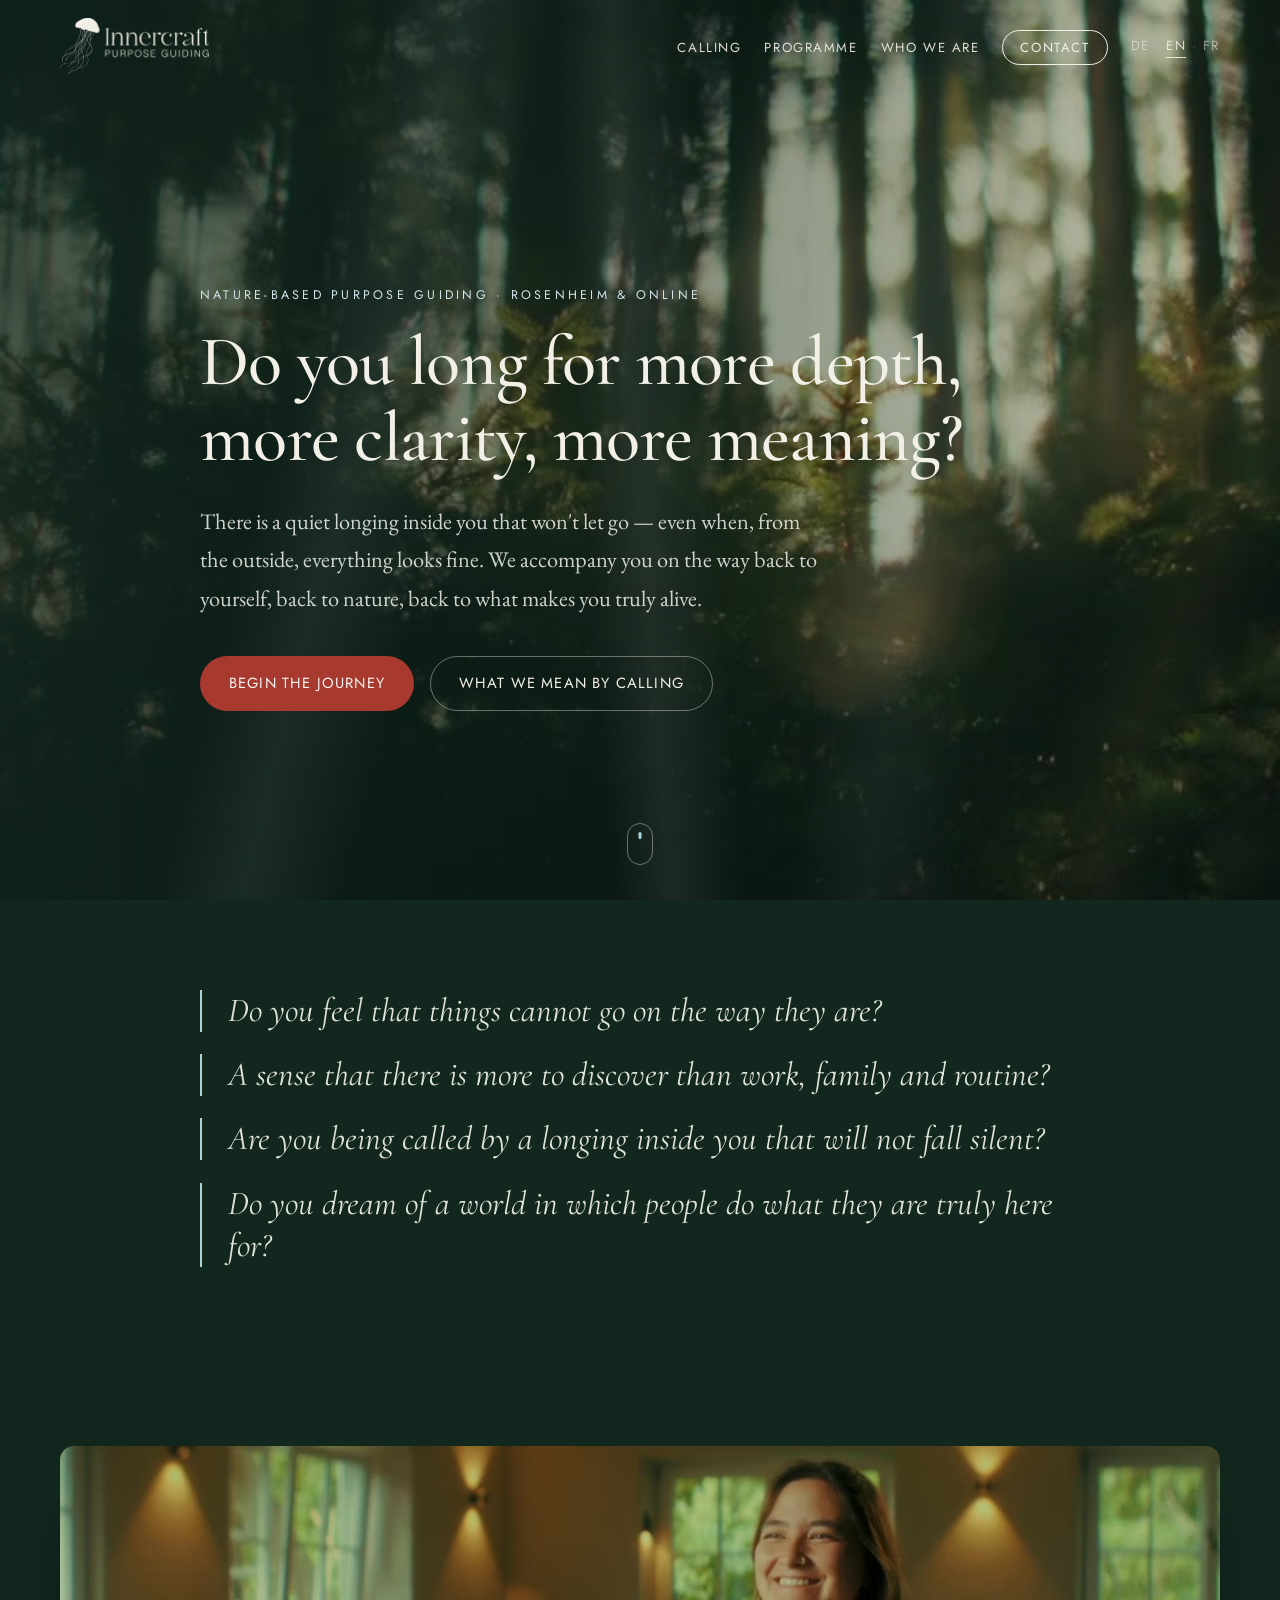
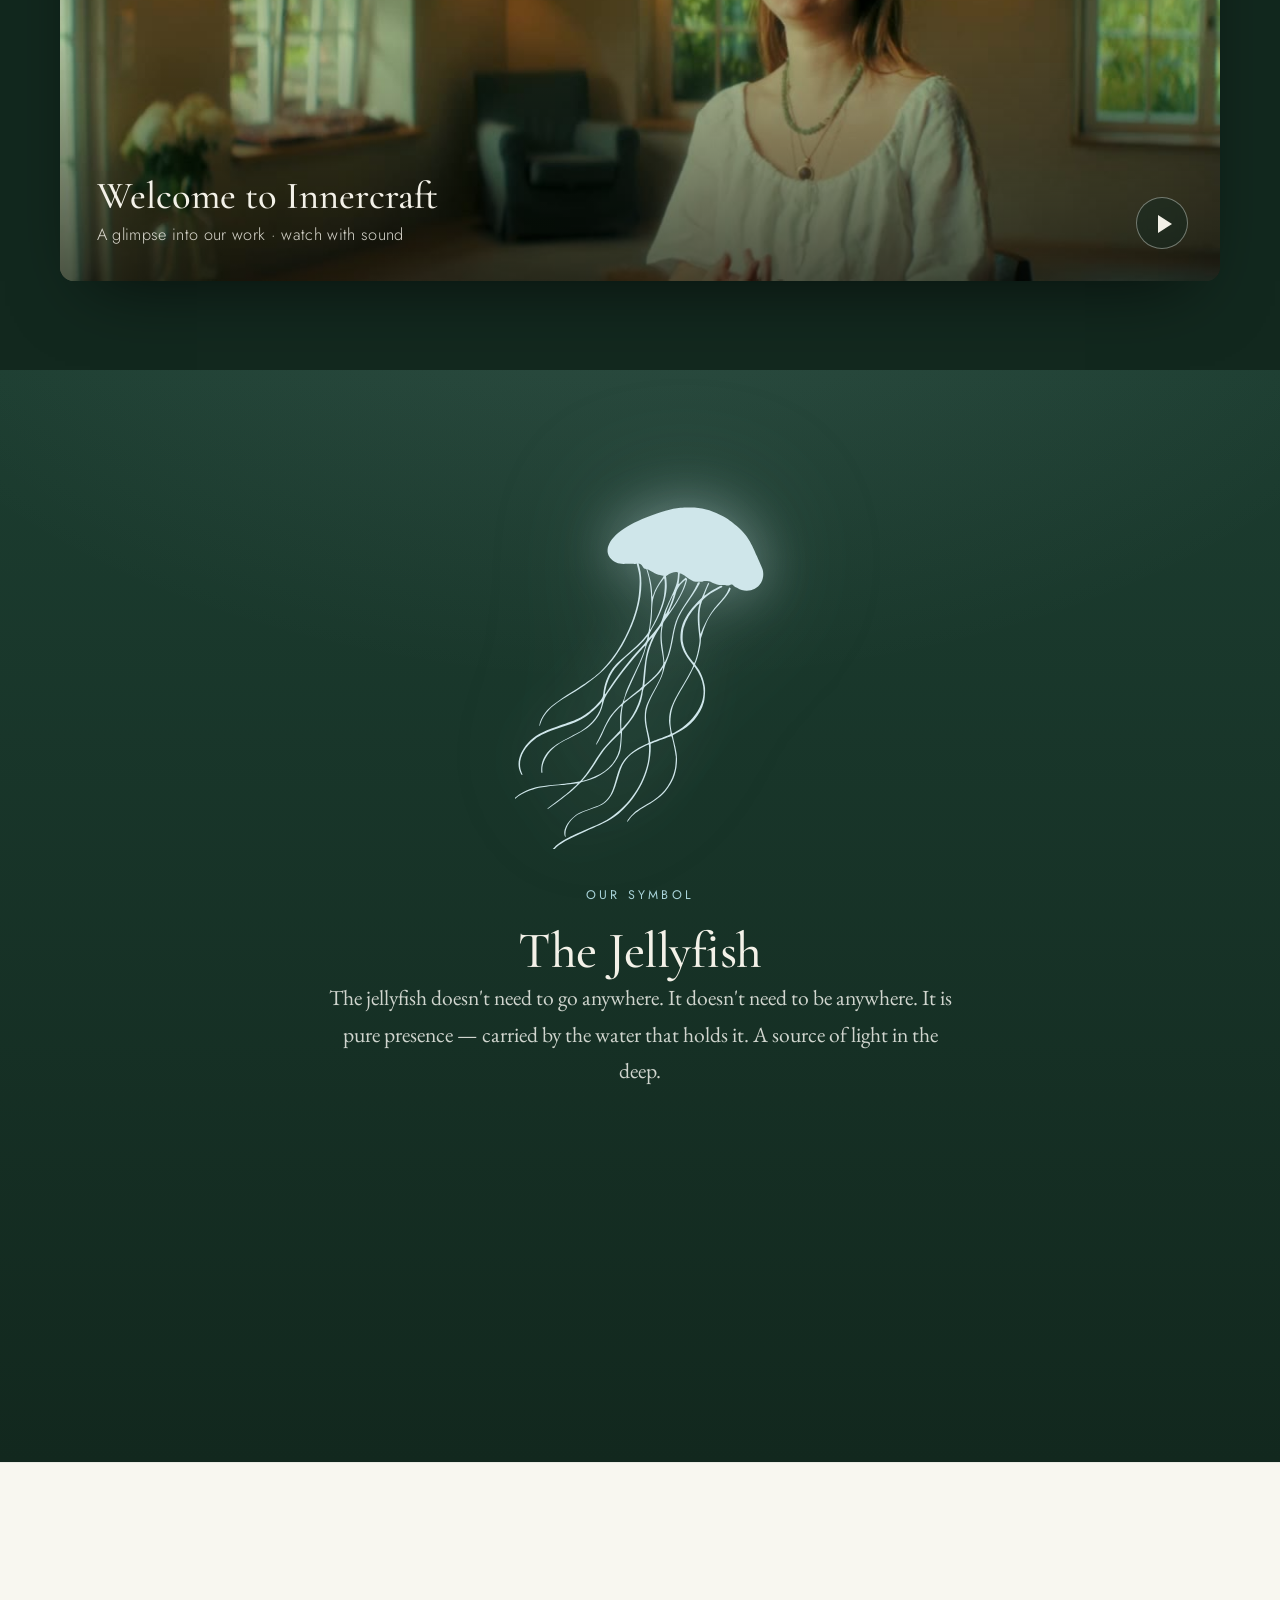
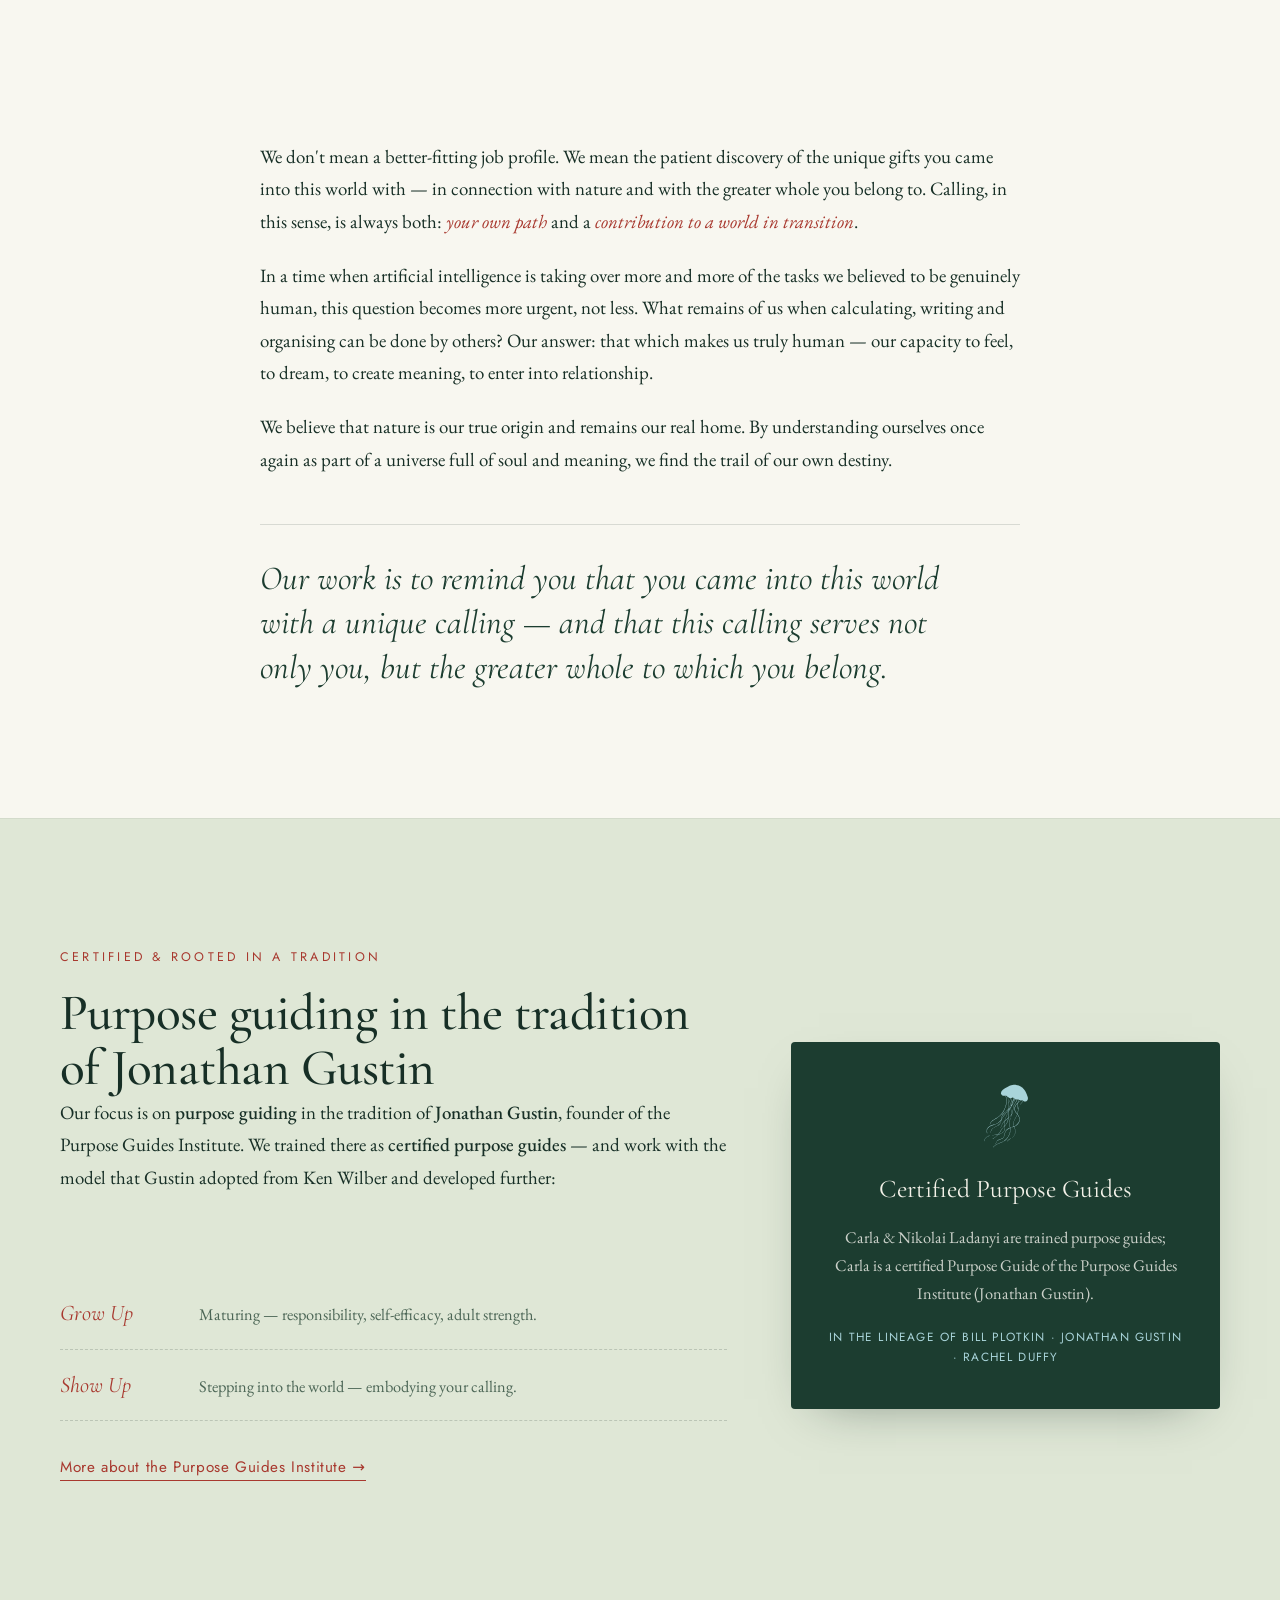
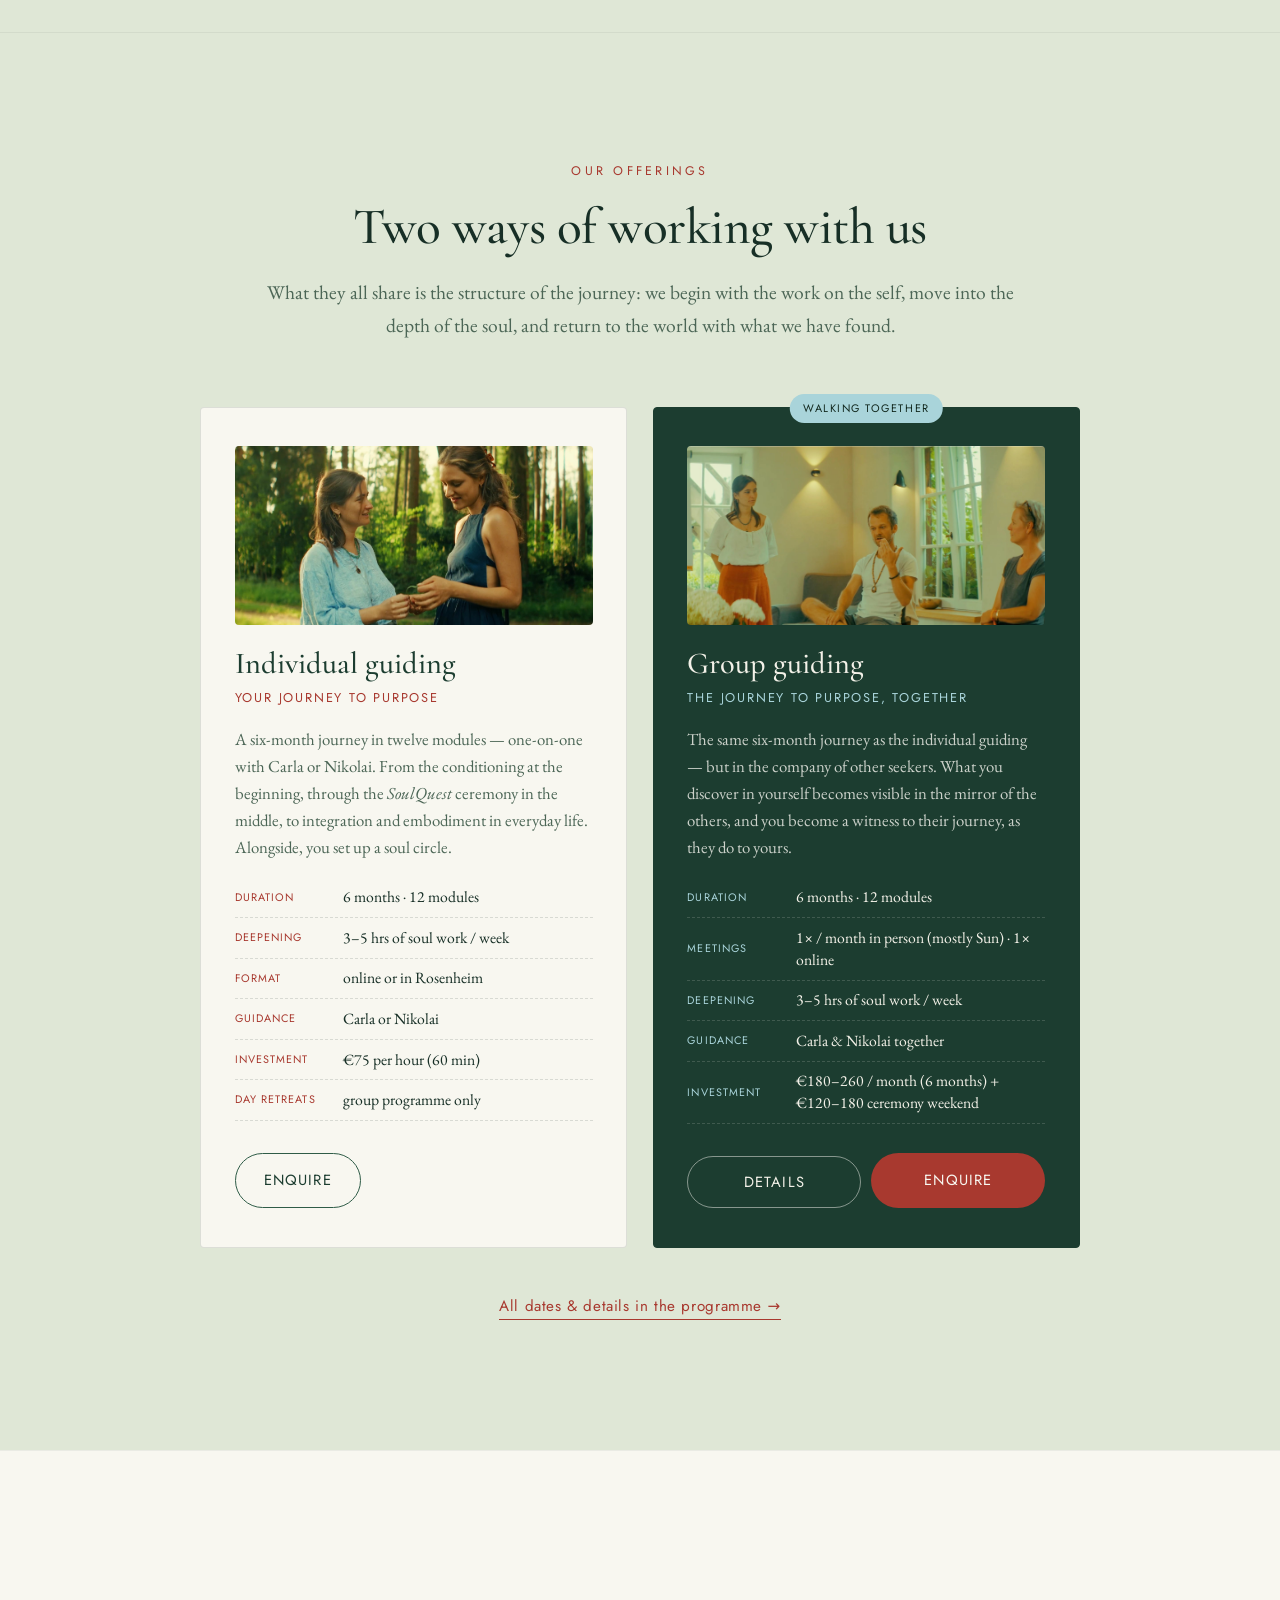
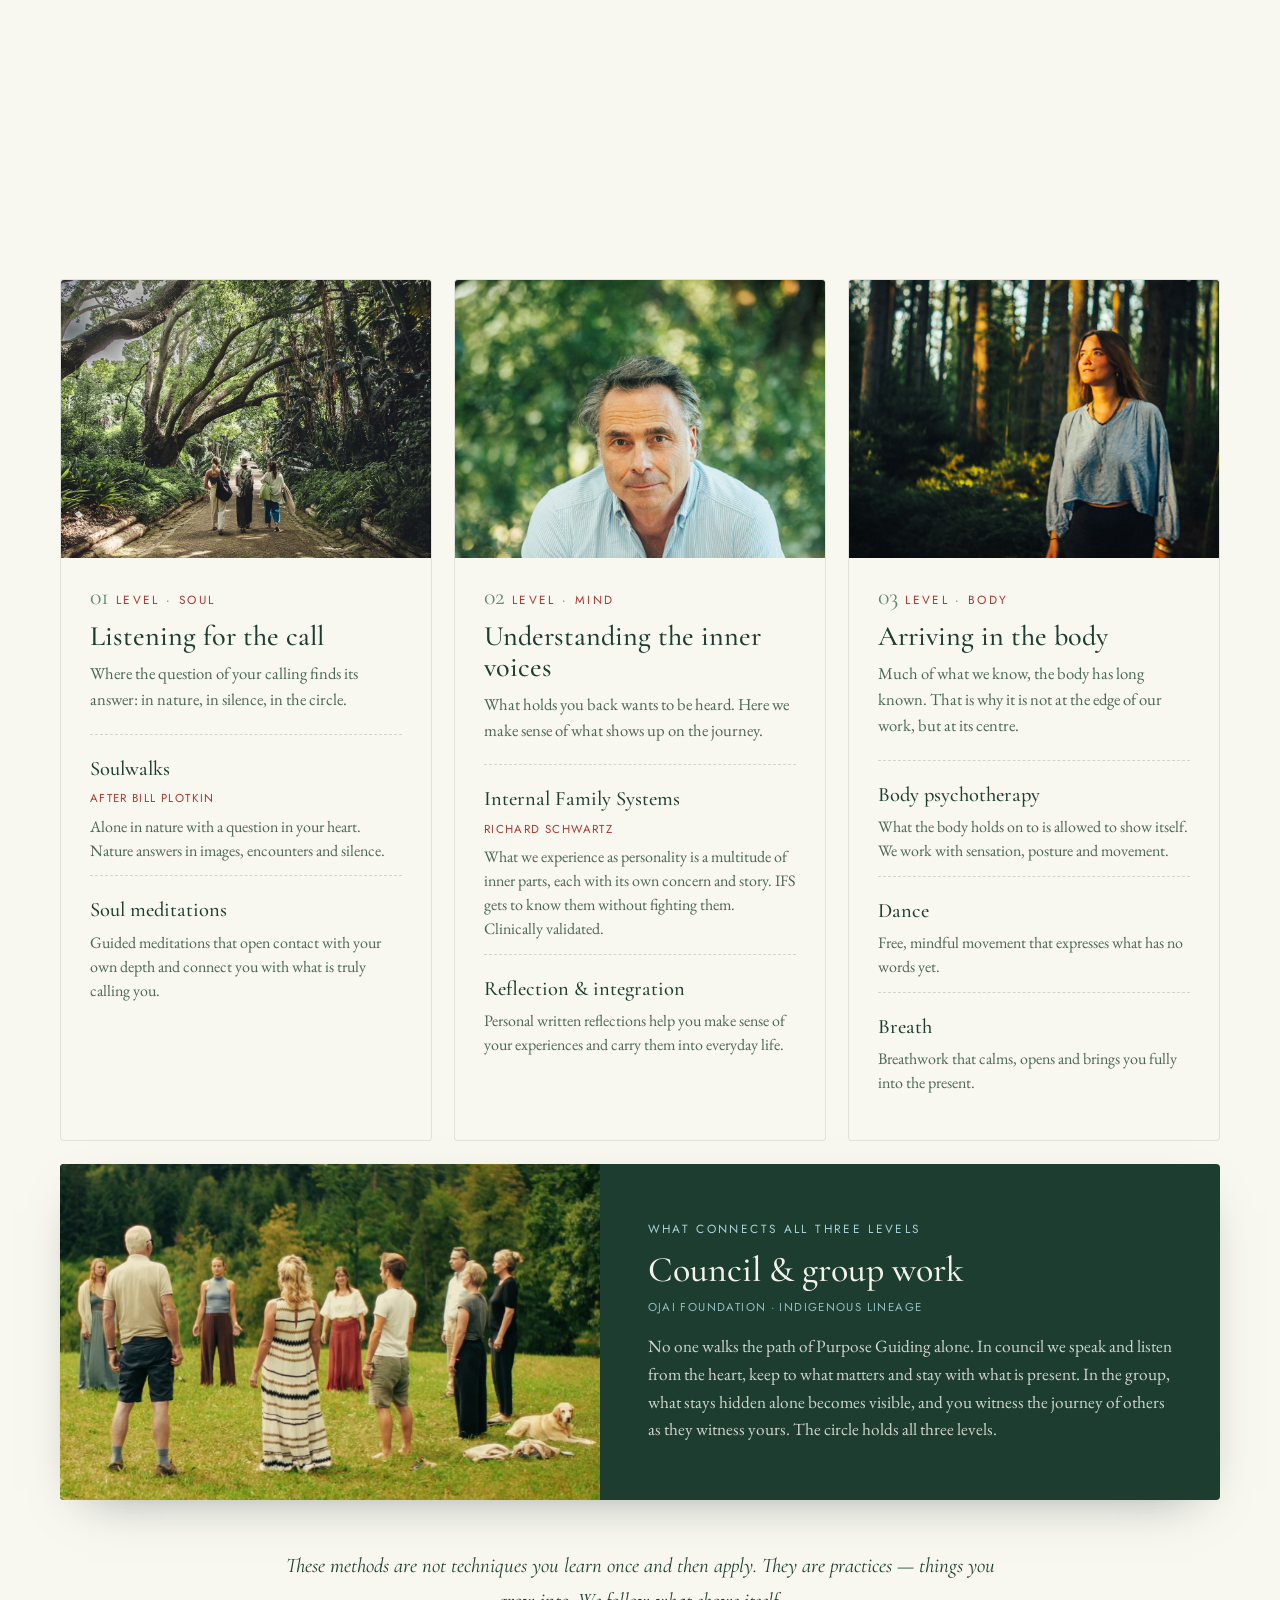
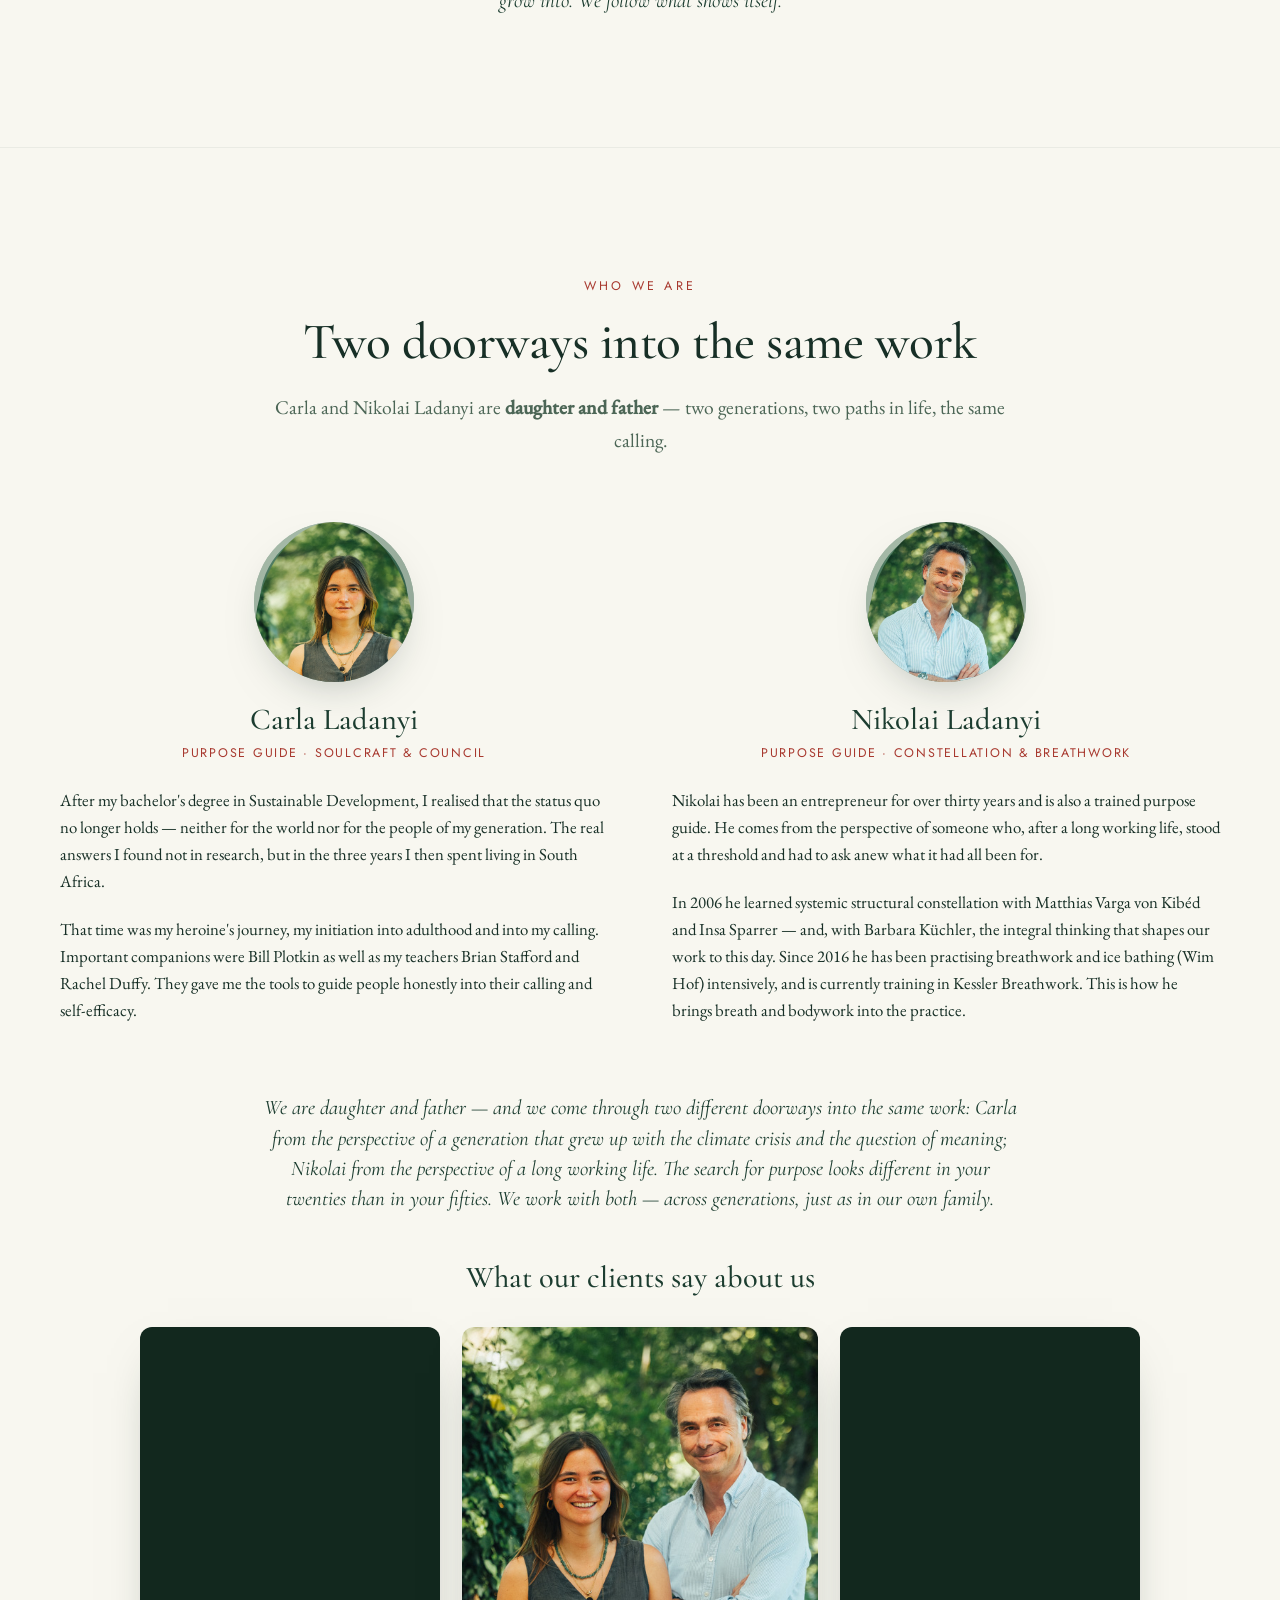
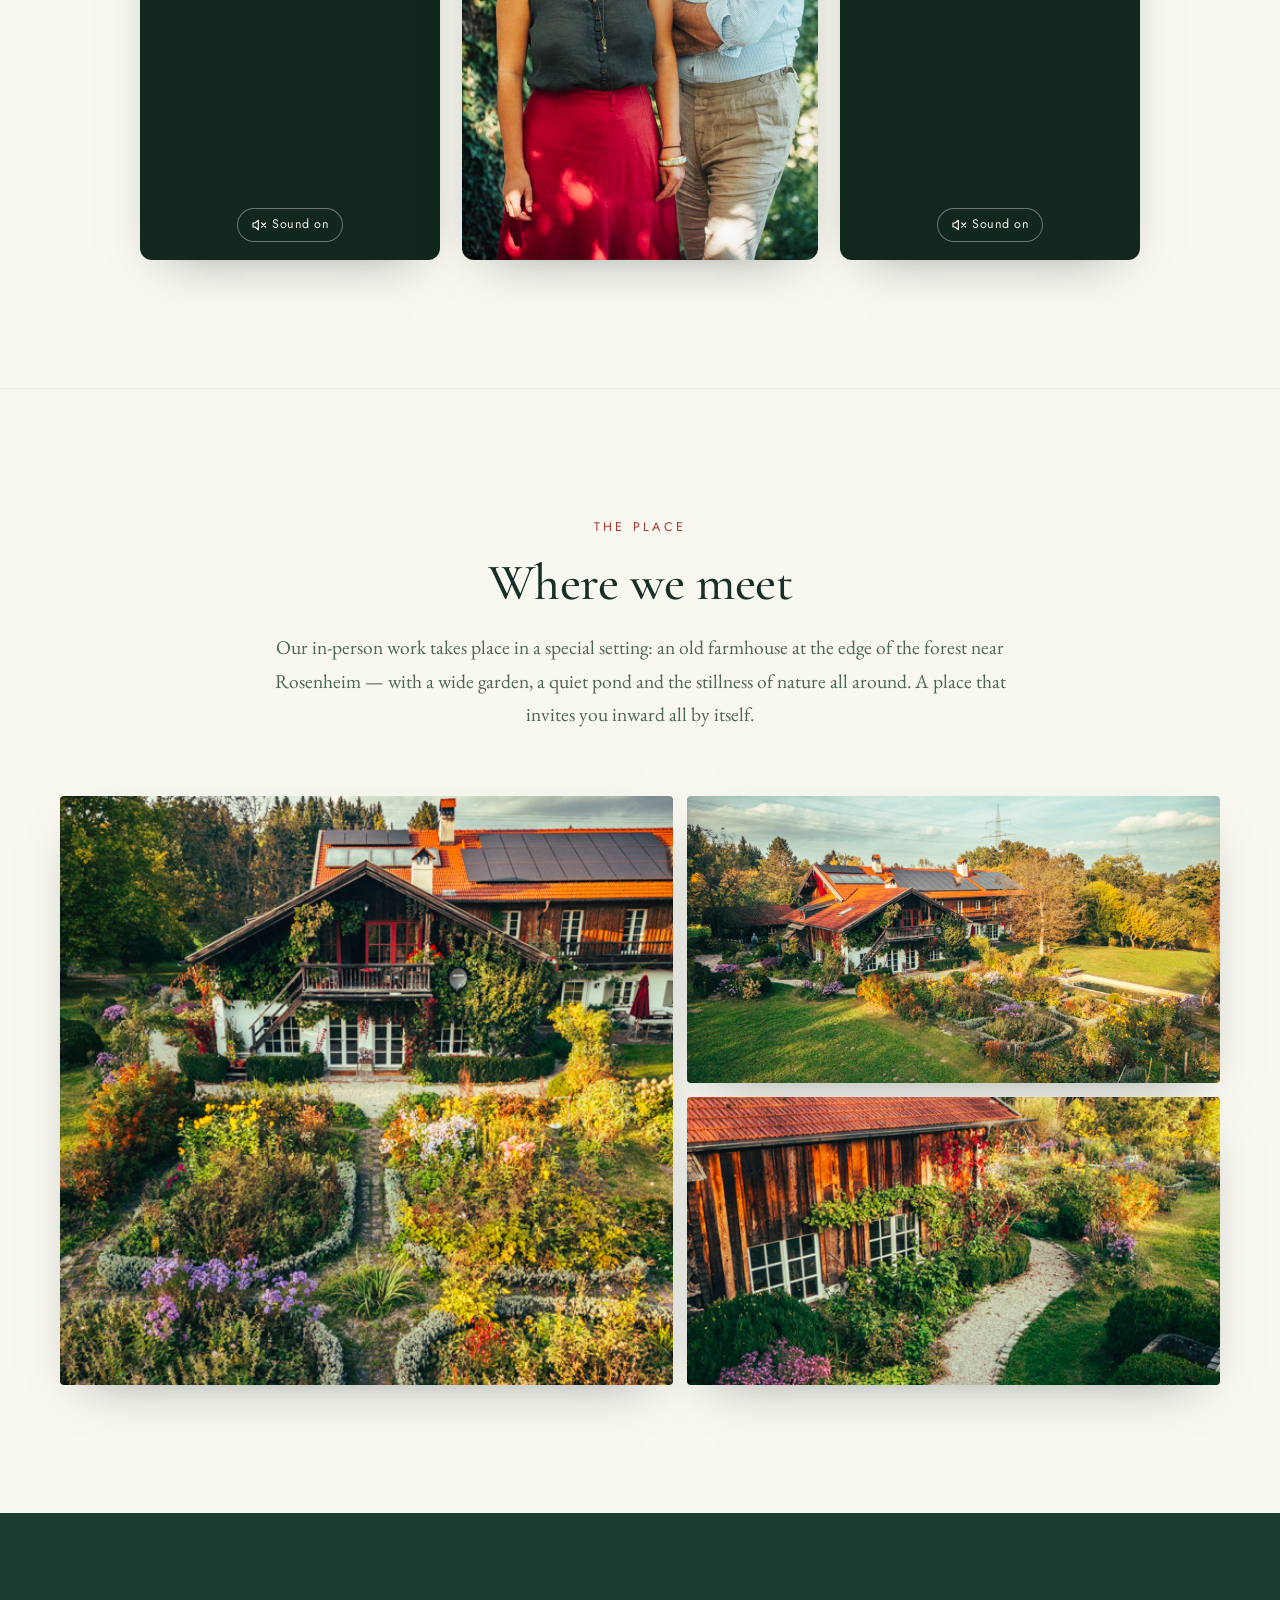
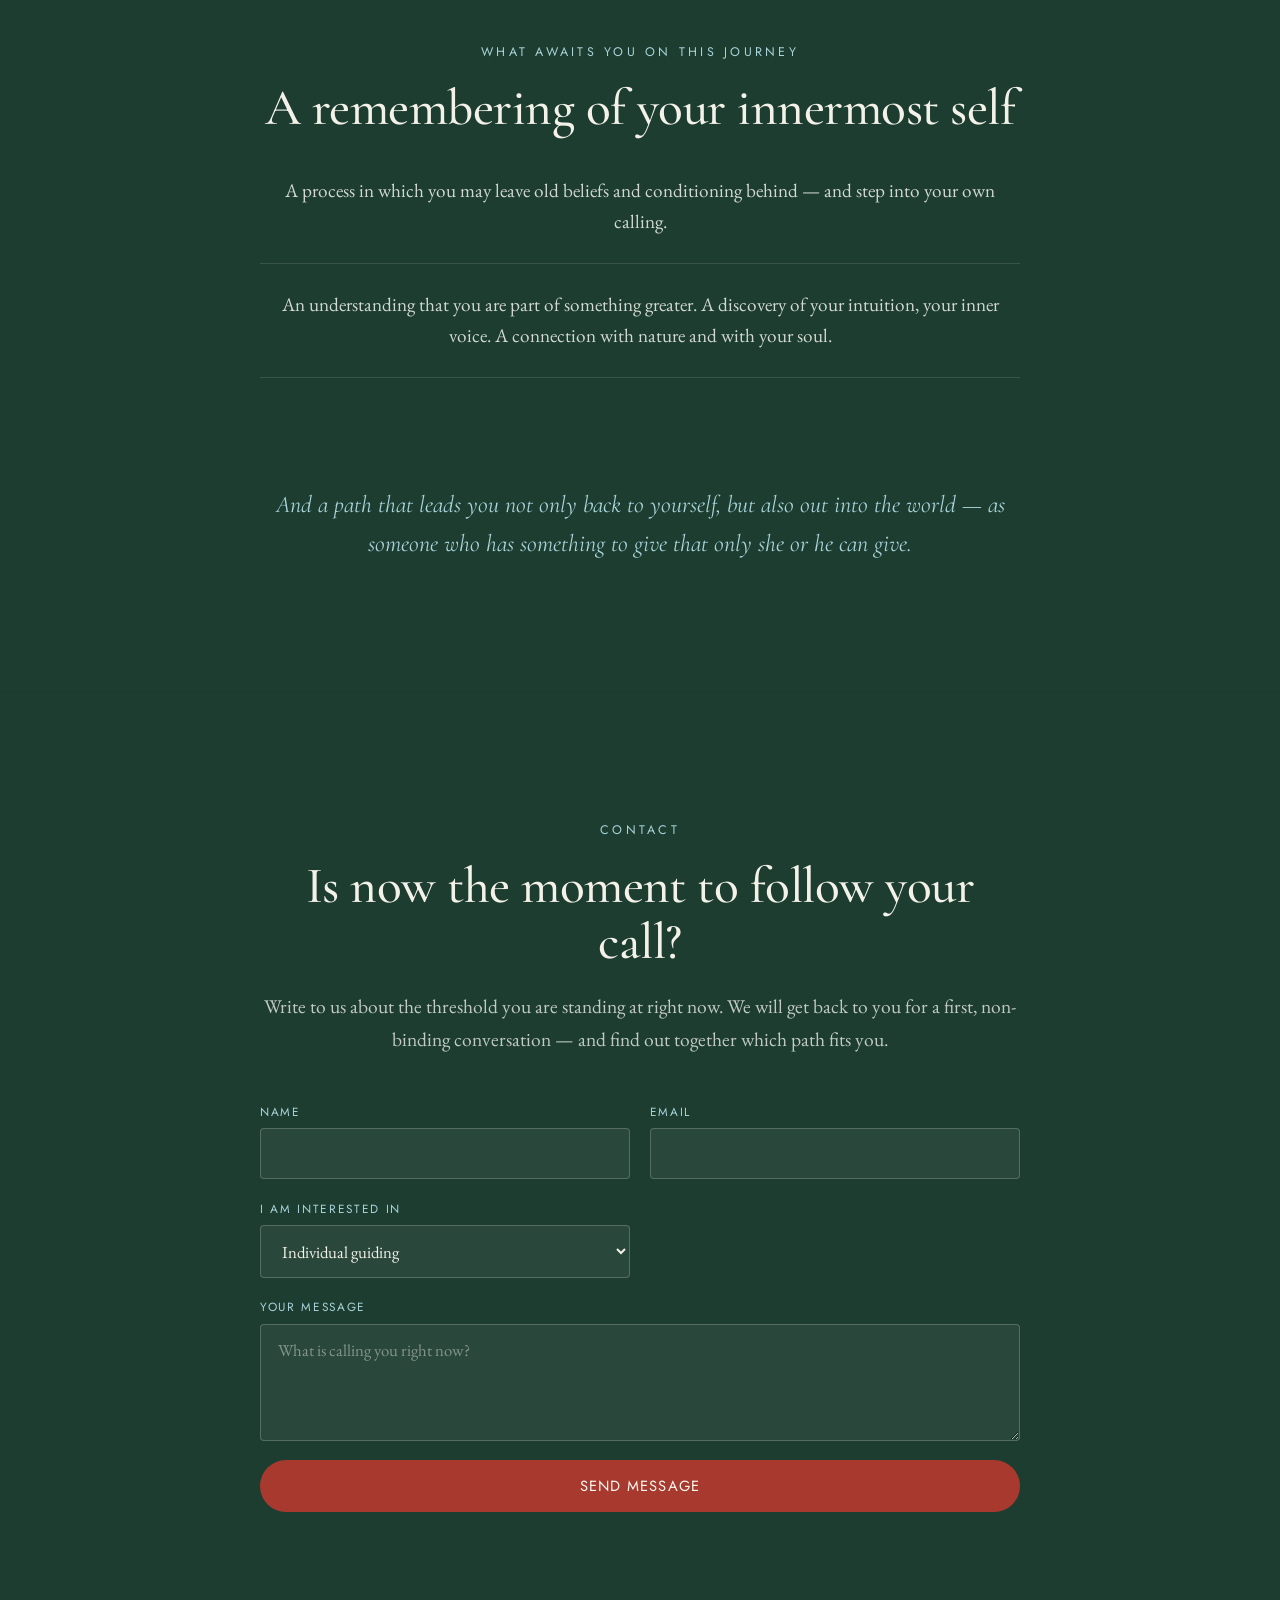
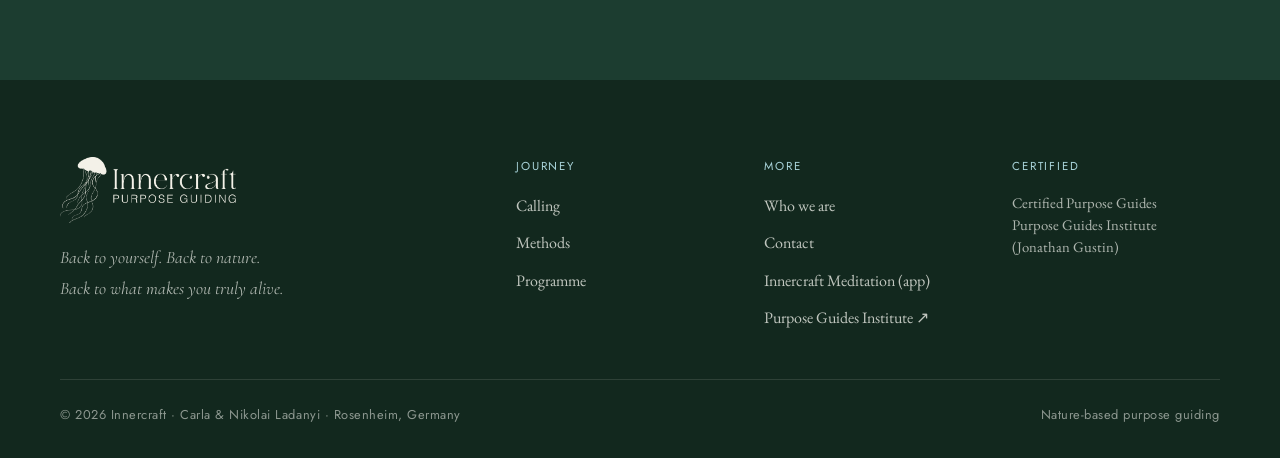
<file: index.html>
<!DOCTYPE html>
<html lang="de">
<head>
  <meta charset="UTF-8" />
  <meta name="viewport" content="width=device-width, initial-scale=1.0" />
  <title>Innercraft — Deine Berufungsreise · Purpose Guiding mit Carla &amp; Nikolai Ladanyi</title>
  <meta name="description" content="Innercraft begleitet Menschen auf dem Weg zu ihrer Berufung — naturbasiert, tiefenpsychologisch fundiert und zertifiziert durch das Purpose Guides Institute. Einzel-, Gruppen- und Intensivprogramme in Rosenheim und online." />
  <meta name="author" content="Carla &amp; Nikolai Ladanyi · Innercraft" />

  <!-- Open Graph -->
  <meta property="og:title" content="Innercraft — Deine Berufungsreise" />
  <meta property="og:description" content="Naturbasiertes Purpose Guiding nach Jonathan Gustin & Bill Plotkin. Zurück zu dir, zurück zur Natur, zurück zu dem, was dich wirklich lebendig macht." />
  <meta property="og:type" content="website" />
  <meta property="og:locale" content="de_DE" />

  <!-- Sprachversionen -->
  <link rel="alternate" hreflang="de" href="./" />
  <link rel="alternate" hreflang="en" href="en/" />
  <link rel="alternate" hreflang="fr" href="fr/" />
  <link rel="alternate" hreflang="x-default" href="./" />

  <link rel="stylesheet" href="fonts/fonts.css" />
  <link rel="stylesheet" href="styles.css" />
  <link rel="icon" href="media/favicon.svg" type="image/svg+xml" />
  <link rel="icon" href="app/icons/icon-192.png" type="image/png" sizes="192x192" />
  <link rel="apple-touch-icon" href="app/icons/icon-180.png" />
</head>
<body>
  <!-- Decorative grain overlay -->
  <div class="grain" aria-hidden="true"></div>

  <!-- ============ HEADER / NAV ============ -->
  <header class="site-header" id="top">
    <nav class="nav container">
      <a href="#top" class="brand" aria-label="Innercraft Startseite">
        <span class="brand-logo" aria-hidden="true"></span>
      </a>

      <button class="nav-toggle" aria-expanded="false" aria-controls="nav-menu" aria-label="Menü öffnen">
        <span></span><span></span><span></span>
      </button>

      <ul class="nav-menu" id="nav-menu">
        <li><a href="#berufung">Berufung</a></li>
        <li><a href="programm.html">Programm</a></li>
        <li><a href="#team">Wer wir sind</a></li>
        <li><a href="#kontakt" class="nav-cta">Kontakt</a></li>
        <li class="lang-switch" aria-label="Sprache">
          <a href="./" data-lang-choice="de" class="is-current" lang="de" hreflang="de">DE</a><span aria-hidden="true">·</span><a href="en/" data-lang-choice="en" lang="en" hreflang="en">EN</a><span aria-hidden="true">·</span><a href="fr/" data-lang-choice="fr" lang="fr" hreflang="fr">FR</a>
        </li>
      </ul>
    </nav>
  </header>

  <main>
    <!-- ============ HERO ============ -->
    <section class="hero" aria-labelledby="hero-title">
      <div class="hero-scene" aria-hidden="true">
        <!-- Animierte Wasserwelt — wird nach dem Video-Shooting durch media/hero.mp4 ergänzt -->
        <div class="hero-water"></div>
        <!-- Hintergrund: Baum-Loop (eigene Datei, stumm in Dauerschleife) -->
        <div class="hero-loop">
          <video class="hero-loop-video" autoplay muted loop playsinline preload="auto" poster="media/tree-loop-poster.jpg">
            <source src="media/tree-loop.mp4" type="video/mp4" />
          </video>
        </div>
        <div class="hero-rays"></div>
        <div class="hero-particles">
          <span></span><span></span><span></span><span></span><span></span><span></span>
          <span></span><span></span><span></span><span></span><span></span><span></span>
        </div>
        <!-- AUSGEBLENDET: große Qualle im Hintergrund des Seitenkopfs (zum Reaktivieren Kommentar entfernen)
        <svg class="hero-jellyfish" viewBox="0 0 48 64"><use href="#jellyfish"></use></svg>
        -->
      </div>

      <div class="hero-content container">
        <p class="eyebrow reveal">Naturbasiertes Purpose Guiding · Rosenheim &amp; online</p>
        <h1 id="hero-title" class="reveal">Sehnst du dich nach mehr Tiefe,<br />mehr Klarheit, mehr Sinn?</h1>
        <p class="hero-lead reveal">
          Da ist eine leise Sehnsucht in dir, die dich nicht loslässt — auch wenn von außen
          alles in Ordnung aussieht. Wir begleiten dich auf dem Weg zurück zu dir, zurück zur
          Natur, zurück zu dem, was dich wirklich lebendig macht.
        </p>
        <div class="hero-actions reveal">
          <a href="#angebote" class="btn btn-primary">Die Reise beginnen</a>
          <a href="#berufung" class="btn btn-ghost">Was wir unter Berufung verstehen</a>
        </div>
      </div>

      <a href="#berufung" class="scroll-cue" aria-label="Weiter scrollen">
        <span></span>
      </a>
    </section>

    <!-- ============ SEHNSUCHT / FRAGEN ============ -->
    <section class="questions" aria-label="Vier Fragen">
      <div class="container">
        <ul class="question-list">
          <li class="reveal">Hast du das Gefühl, dass es so nicht mehr weitergehen kann?</li>
          <li class="reveal">Den Eindruck, dass es mehr zu entdecken gibt als Job, Familie und Alltag?</li>
          <li class="reveal">Wirst du von einer Sehnsucht in dir gerufen, die nicht verstummt?</li>
          <li class="reveal">Träumst du von einer Welt, in der Menschen das tun, wofür sie wirklich da sind?</li>
        </ul>
      </div>
    </section>

    <!-- ============ FILM: Welcome-Loop als Video-Kachel, Klick = YouTube im Vollbild ============ -->
    <section class="film-section" aria-label="Video: Willkommen bei Innercraft">
      <div class="container">
        <button class="film-card reveal" type="button" data-yt="TySI2h76N6U" aria-label="Video: Willkommen bei Innercraft – Video im Vollbild mit Ton abspielen">
          <video autoplay muted loop playsinline preload="metadata" poster="media/welcome-loop-poster.jpg" aria-hidden="true">
            <source src="media/welcome-loop.mp4" type="video/mp4" />
          </video>
          <span class="film-text" aria-hidden="true">
            <span class="film-title">Willkommen bei Innercraft</span>
            <span class="film-sub">Ein Einblick in unsere Arbeit · mit Ton ansehen</span>
          </span>
          <span class="film-play" aria-hidden="true"></span>
        </button>
      </div>
    </section>

    <!-- ============ DIE QUALLE — UNSER SYMBOL ============ -->
    <section class="section section-jelly" id="qualle" aria-labelledby="qualle-title">
      <div class="jelly-scene" aria-hidden="true">
        <div class="hero-particles">
          <span></span><span></span><span></span><span></span><span></span><span></span>
          <span></span><span></span><span></span><span></span><span></span><span></span>
        </div>
      </div>
      <div class="container narrow center jelly-content">
        <img class="jelly-figure jelly-logo reveal" src="media/qualle-animiert.svg" alt="" aria-hidden="true" />
        <p class="eyebrow light reveal">Unser Symbol</p>
        <h2 id="qualle-title" class="light reveal">Die Qualle</h2>
        <div class="jelly-prose">
          <p class="reveal">
            Die Qualle muss nirgendwohin. Sie muss nirgendwo sein. Sie ist reine
            Präsenz — getragen vom Wasser, das sie hält. Eine Lichtquelle in der Tiefe.
          </p>
          <p class="reveal">
            Für uns ist sie die manifestierteste Form der Seele: absolutes Bewusstsein,
            schwebend in einem Element, das sich erinnert. Wasser ist Gedächtnis.
            Wasser ist Bewusstsein. Wasser ist Liebe.
          </p>
          <p class="jelly-closing reveal">Wenn du lange genug bei ihr bleibst, findest du deine Seele.</p>
        </div>
      </div>
    </section>

    <!-- ============ WAS WIR UNTER BERUFUNG VERSTEHEN ============ -->
    <section class="section section-cream" id="berufung" aria-labelledby="berufung-title">
      <div class="container narrow">
        <p class="eyebrow reveal">Was wir unter Berufung verstehen</p>
        <h2 id="berufung-title" class="reveal">Nicht der nächste Karriereschritt.<br />Etwas Älteres und Tieferes.</h2>

        <div class="prose reveal">
          <p>
            Wir meinen damit nicht das passendere Jobprofil. Wir meinen die geduldige Entdeckung
            der einzigartigen Gaben, mit denen du in die Welt gekommen bist — in Verbundenheit mit
            der Natur und mit dem größeren Ganzen, dem du angehörst. Berufung in diesem Sinne ist
            immer beides: <em>dein eigener Weg</em> und ein <em>Beitrag zu einer Welt im Wandel</em>.
          </p>
          <p>
            In einer Zeit, in der künstliche Intelligenz immer mehr Aufgaben übernimmt, die wir
            für genuin menschlich gehalten haben, wird diese Frage drängender, nicht entspannter.
            Was bleibt von uns, wenn das Rechnen, das Schreiben, das Organisieren auch andere
            können? Unsere Antwort: das, was uns wirklich menschlich macht — unsere Fähigkeit zu
            fühlen, zu träumen, Sinn zu stiften, in Beziehung zu treten.
          </p>
          <p>
            Wir glauben, dass die Natur unser wahrer Ursprung ist und unser eigentliches Zuhause
            bleibt. Indem wir uns wieder als Teil eines Universums voller Seele und Bedeutung
            verstehen, finden wir die Spur unserer eigenen Bestimmung.
          </p>
        </div>

        <blockquote class="pull-quote reveal">
          Unsere Arbeit ist es, dich daran zu erinnern, dass du mit einer einzigartigen Berufung
          auf die Welt gekommen bist — und dass diese Berufung nicht nur dir dient, sondern dem
          größeren Ganzen, dem du angehörst.
        </blockquote>
      </div>
    </section>

    <!-- ============ DIE DREI BEWEGUNGEN ============ -->
    <!-- AUSGEBLENDET (Inhalt bleibt erhalten): Drei Bewegungen — Innercraft / Soulcraft / Worldcraft.
         Zum Reaktivieren die Kommentar-Klammern davor und danach entfernen.
    <section class="section section-forest" id="bewegungen" aria-labelledby="bewegungen-title">
      <div class="container">
        <div class="section-head center">
          <p class="eyebrow light reveal">Wie wir arbeiten</p>
          <h2 id="bewegungen-title" class="light reveal">Drei Bewegungen, die zusammen einen Weg ergeben</h2>
          <p class="section-intro light reveal">
            Keine starre Reihenfolge — manche Menschen brauchen Jahre in der ersten Bewegung, andere
            kommen mit einer klaren Vision und müssen erst lernen, sie zu leben. Als Orientierung
            aber helfen sie.
          </p>
        </div>

        <div class="movements">
          <article class="movement reveal">
            <span class="movement-num">01</span>
            <h3>Innercraft</h3>
            <p class="movement-sub">Die Arbeit am Selbst</p>
            <p>
              Bevor du deiner Berufung begegnen kannst, musst du die Stimmen kennenlernen, die in
              dir bisher entschieden haben, was richtig ist. Die Macherin, der Verantwortliche, die,
              die nicht enttäuschen darf. Diese Stimmen sind nicht falsch — sie haben dich oft
              jahrelang getragen. Aber sie sind nicht du.
            </p>
          </article>

          <article class="movement reveal">
            <span class="movement-num">02</span>
            <h3>Soulcraft</h3>
            <p class="movement-sub">Die Arbeit an der Seele</p>
            <p>
              Wenn die inneren Stimmen leiser werden, wird etwas anderes hörbar: ein älteres Wissen
              darum, wofür du da bist. Bill Plotkin nennt diese Schicht <em>Soul</em> — die
              einzigartige Geste, mit der jeder Mensch in die Welt geschickt wird. Wir nähern uns
              ihr durch Imagination, Zeit in der Natur, die Sprache von Bildern und Träumen.
            </p>
          </article>

          <article class="movement reveal">
            <span class="movement-num">03</span>
            <h3>Worldcraft</h3>
            <p class="movement-sub">Die Arbeit in der Welt</p>
            <p>
              Eine Berufung zu erkennen ist eine Sache. Sie mitten im Leben zu leben — in
              Beziehungen, in der Arbeit, in den Verpflichtungen, die schon da sind — eine andere.
              Es geht nicht darum, ein anderes Leben anzufangen, sondern im bestehenden Leben das
              Gewicht zu verlagern. Was zuerst nur Funktion war, soll Form bekommen.
            </p>
          </article>
        </div>
      </div>
    </section>
    -->

    <!-- ============ PURPOSE GUIDES / GUSTIN ============ -->
    <section class="section section-sand" id="purpose" aria-labelledby="purpose-title">
      <div class="container two-col">
        <div class="two-col-text">
          <p class="eyebrow reveal">Zertifiziert &amp; in einer Tradition</p>
          <h2 id="purpose-title" class="reveal">Purpose Guiding nach Jonathan Gustin</h2>
          <div class="prose reveal">
            <p>
              Unser Fokus liegt auf dem <strong>Purpose Guiding</strong> in der Tradition von
              <strong>Jonathan Gustin</strong>, dem Gründer des Purpose Guides Institute. Wir sind
              dort als <strong>Purpose Guides zertifiziert</strong> — und arbeiten mit dem Modell,
              das Gustin von Ken Wilber übernommen und weiterentwickelt hat:
            </p>
            <div class="triad" role="list">
              <div class="triad-item reveal" role="listitem">
                <span class="triad-kicker">Wake&nbsp;Up</span>
                <p>Aufwachen — das Erkennen dessen, was über das Alltagsbewusstsein hinausgeht.</p>
              </div>
              <div class="triad-item reveal" role="listitem">
                <span class="triad-kicker">Grow&nbsp;Up</span>
                <p>Reifen — Verantwortung, Selbstwirksamkeit, erwachsene Kraft.</p>
              </div>
              <div class="triad-item reveal" role="listitem">
                <span class="triad-kicker">Show&nbsp;Up</span>
                <p>In die Welt treten — die eigene Berufung verkörpern.</p>
              </div>
            </div>
            <p>
              <a href="https://www.purposeguides.org/" target="_blank" rel="noopener" class="text-link">
                Mehr über das Purpose Guides Institute →
              </a>
            </p>
          </div>
        </div>
        <aside class="cert-card reveal" aria-label="Zertifizierung">
          <svg viewBox="0 0 48 64" width="48" height="64" aria-hidden="true"><use href="#jellyfish"></use></svg>
          <p class="cert-title">Certified Purpose Guides</p>
          <p class="cert-body">
            Carla &amp; Nikolai Ladanyi sind ausgebildete und Carla zertifizierte Purpose Guide
            des Purpose Guides Institute (Jonathan Gustin).
          </p>
          <p class="cert-lineage">In der Lineage von Bill Plotkin · Jonathan Gustin · Rachel Duffy</p>
        </aside>
      </div>
    </section>

    <!-- ============ ANGEBOTE ============ -->
    <section class="section section-sand" id="angebote" aria-labelledby="angebote-title">
      <div class="container">
        <div class="section-head center">
          <p class="eyebrow reveal">Unsere Angebote</p>
          <h2 id="angebote-title" class="reveal">Zwei Wege, mit uns zu arbeiten</h2>
          <p class="section-intro reveal">
            Allen gemeinsam ist die Struktur der Reise: Wir beginnen mit der Arbeit am Selbst,
            bewegen uns in die Tiefe der Seele und kehren mit dem Erkannten in die Welt zurück.
          </p>
        </div>

        <div class="offers">
          <!-- Einzelguiding -->
          <article class="offer reveal">
            <img class="offer-photo" src="media/einzelguiding-wald.jpg" alt="Einzelguiding im Wald" loading="lazy" />
            <div class="offer-head">
              <h3>Einzelguiding</h3>
              <p class="offer-tagline">Deine Berufungsreise</p>
            </div>
            <p class="offer-body">
              Eine sechsmonatige Reise in zwölf Modulen — individuell mit Carla oder Nikolai. Von den
              Konditionierungen am Anfang über die <em>SoulQuest</em>-Zeremonie im Mittelteil bis zur
              Integration und Verkörperung im Alltag. Begleitend richtest du einen Seelenkreis ein.
            </p>
            <ul class="offer-facts">
              <li><span>Dauer</span> 6 Monate · 12 Module</li>
              <li><span>Vertiefung</span> 3–5 Std. Seelenarbeit / Woche</li>
              <li><span>Format</span> online oder in Rosenheim</li>
              <li><span>Begleitung</span> Carla oder Nikolai</li>
              <li><span>Investition</span> 75 € pro Stunde (60 Min.)</li>
              <li><span>Tagesretreats</span> nur im Gruppenprogramm</li>
            </ul>
            <a href="#kontakt" class="btn btn-outline">Anfragen</a>
          </article>

          <!-- Gruppenguiding -->
          <article class="offer offer-featured reveal">
            <span class="offer-badge">Gemeinsam gehen</span>
            <img class="offer-photo" src="media/gruppenguiding-raum.jpg" alt="Gruppenguiding im Seminarraum" loading="lazy" />
            <div class="offer-head">
              <h3>Gruppenguiding</h3>
              <p class="offer-tagline">Gemeinsam auf Berufungsreise</p>
            </div>
            <p class="offer-body">
              Dieselbe sechsmonatige Reise wie das Einzelguiding — aber in der Gemeinschaft anderer
              Suchender. Was du an dir entdeckst, wird sichtbar im Spiegel der anderen, und du wirst
              Zeuge ihrer Reise, wie sie deiner.
            </p>
            <ul class="offer-facts">
              <li><span>Dauer</span> 6 Monate · 12 Module</li>
              <li><span>Treffen</span> 1× / Monat persönlich (meist So) · 1× online</li>
              <li><span>Vertiefung</span> 3–5 Std. Seelenarbeit / Woche</li>
              <li><span>Begleitung</span> Carla &amp; Nikolai gemeinsam</li>
              <li><span>Investition</span> 180–260 € / Monat (6 Monate) + 120–180 € Zeremonie-Wochenende</li>
            </ul>
            <div class="offer-actions">
              <button class="btn btn-outline" type="button" data-modal-open="modal-gruppenguiding">Infos</button>
              <a href="#kontakt" class="btn btn-primary">Anfrage</a>
            </div>
          </article>

          <!-- AUSGEBLENDET (noch kein Produkt): Intensivprogramm — zum Reaktivieren Kommentar entfernen
          <article class="offer reveal">
            <div class="offer-head">
              <h3>Intensivprogramm</h3>
              <p class="offer-tagline">Dein Kompass in den 20ern</p>
            </div>
            <p class="offer-body">
              Drei intensive Wochenenden in drei Monaten, entwickelt von Carla für ihre Generation.
              Der Architektur liegt Jonathan Gustins Modell zugrunde: <em>Wake Up — Grow Up — Show Up</em>,
              mit einer SoulQuest-Zeremonie am dritten Wochenende. Optional ein Jahr Mentorship.
            </p>
            <ul class="offer-facts">
              <li><span>Dauer</span> 3 Wochenenden / 3 Monate</li>
              <li><span>Extra</span> optional 1 Jahr Mentorship</li>
              <li><span>Format</span> Rosenheim oder Naturraum</li>
              <li><span>Begleitung</span> Carla</li>
              <li><span>Investition</span> auf Anfrage</li>
            </ul>
            <a href="#kontakt" class="btn btn-outline">Anfragen</a>
          </article>
          -->
        </div>
        <p class="program-link reveal"><a href="programm.html" class="text-link">Alle Termine &amp; Details im Programm →</a></p>
      </div>
    </section>

    <!-- ============ UNSERE METHODEN ============ -->
    <section class="section section-cream" id="methoden" aria-labelledby="methoden-title">
      <div class="container">
        <div class="section-head center">
          <p class="eyebrow reveal">Unsere Methoden</p>
          <h2 id="methoden-title" class="reveal">Drei Ebenen — weil ein Mensch nicht nur Verstand ist</h2>
          <p class="section-intro reveal">
            Wir arbeiten auf drei Ebenen: Seele, Geist und Körper. Auf jeder
            stehen wir in einer Tradition — mit Lehrer:innen, deren Werkzeuge wir heute selbst nutzen.
          </p>
        </div>

        <div class="levels-grid">
          <article class="level-card reveal">
            <img class="level-photo" src="media/soulcraft.jpg" alt="Gemeinsam unterwegs in der Natur" loading="lazy" style="object-position:center 45%" />
            <div class="level-body">
              <p class="level-label"><span class="level-num">01</span> Ebene · Seele</p>
              <h3>Dem Ruf lauschen</h3>
              <p class="level-lead">Wo die Frage nach deiner Berufung ihre Antwort findet: in der Natur, in der Stille, im Kreis.</p>
              <ul class="practice-list">
              <li><h4>Soulwalks</h4><p class="method-lineage">nach Bill Plotkin</p><p>Allein unterwegs in der Natur, mit einer Frage im Herzen. Die Natur antwortet in Bildern, Begegnungen und Stille.</p></li>
              <li><h4>Seelenmeditationen</h4><p>Geführte Meditationen, die den Kontakt zur eigenen Tiefe öffnen und dich mit dem verbinden, was dich wirklich ruft.</p></li>
              </ul>
            </div>
          </article>

          <article class="level-card reveal">
            <img class="level-photo" src="media/_BEN0859_web.jpg" alt="Nikolai, ruhig und zugewandt im Grünen" loading="lazy" style="object-position:center 18%" />
            <div class="level-body">
              <p class="level-label"><span class="level-num">02</span> Ebene · Geist</p>
              <h3>Die inneren Stimmen verstehen</h3>
              <p class="level-lead">Was dich zurückhält, will gehört werden. Hier ordnen wir, was sich auf der Reise zeigt.</p>
              <ul class="practice-list">
              <li><h4>Internal Family Systems</h4><p class="method-lineage">Richard Schwartz</p><p>Was wir als Persönlichkeit erleben, ist eine Vielzahl innerer Teile, jeder mit eigener Sorge und Geschichte. IFS lernt sie kennen, ohne sie zu bekämpfen. Klinisch validiert.</p></li>
              <li><h4>Reflexion &amp; Integration</h4><p>Persönliche schriftliche Reflexionen helfen, Erlebtes einzuordnen und in den Alltag zu tragen.</p></li>
              </ul>
            </div>
          </article>

          <article class="level-card reveal">
            <img class="level-photo" src="media/_BEN1657-Edit_web.jpg" alt="Im Wald, ganz im Moment" loading="lazy" style="object-position:center 40%" />
            <div class="level-body">
              <p class="level-label"><span class="level-num">03</span> Ebene · Körper</p>
              <h3>Im Körper ankommen</h3>
              <p class="level-lead">Vieles wissen wir längst im Körper. Deshalb steht er bei uns nicht am Rand, sondern in der Mitte.</p>
              <ul class="practice-list">
              <li><h4>Körperpsychotherapie</h4><p>Was sich im Körper festhält, darf sich zeigen. Wir arbeiten mit Empfindung, Haltung und Bewegung.</p></li>
              <li><h4>Tanz</h4><p>Freie, achtsame Bewegung, in der sich ausdrückt, was noch keine Worte hat.</p></li>
              <li><h4>Atem</h4><p>Atemarbeit, die beruhigt, öffnet und dich ganz in die Gegenwart holt.</p></li>
              </ul>
            </div>
          </article>
        </div>

        <article class="circle-card reveal">
          <img class="circle-photo" src="media/council-kreis.jpg" alt="Council im Kreis auf der Wiese" loading="lazy" />
          <div class="circle-body">
            <p class="level-label">Was alle drei Ebenen verbindet</p>
            <h3>Council &amp; Gruppenarbeit</h3>
            <p class="method-lineage">Ojai Foundation · indigene Lineage</p>
            <p>Purpose Guiding geht niemand allein. Im Council sprechen und hören wir aus dem Herzen, beschränken uns auf das Wesentliche und bleiben im Unmittelbaren. In der Gruppe wird sichtbar, was allein verborgen bleibt, und du wirst Zeuge der Reise der anderen wie sie deiner. Der Kreis trägt alle drei Ebenen.</p>
          </div>
        </article>

        <p class="methods-note reveal">
          Diese Methoden sind keine Techniken, die man einmal lernt und dann anwendet. Sie sind
          Praktiken — Dinge, in die man hineinwächst. Wir folgen dem, was sich zeigt.
        </p>
      </div>
    </section>

    <!-- Vorerst ausgeblendet (hidden) — zum Wiedereinblenden das Attribut „hidden“ entfernen -->
    <!-- ============ MEDITATIONS-APP ============ -->
    <section class="section section-forest" id="meditation" aria-labelledby="meditation-title" hidden>
      <div class="container narrow center">
        <div class="meditation-mark reveal" aria-hidden="true">
          <svg viewBox="0 0 48 48" width="64" height="64"><use href="#gong-mark"></use></svg>
        </div>
        <p class="eyebrow light reveal">Deine tägliche Praxis · kostenlos</p>
        <h2 id="meditation-title" class="light reveal">Die Innercraft Meditation</h2>
        <p class="section-intro light reveal">
          Der Weg zur Berufung beginnt in der Stille. Unsere geführte Meditation begleitet
          dich jeden Morgen: eine Eingangs-Meditation von Willigis Jäger, Stille mit
          Impulsen — und ein Gong, der dich präsent und gerüstet in deinen Tag entlässt.
        </p>
        <div class="meditation-actions reveal">
          <a href="app/" class="btn btn-primary">Meditation starten</a>
        </div>
        <p class="meditation-tiers light reveal">
          <strong>Kostenlos</strong> jeden Tag eine Meditation — oder schalte in der App mit
          deiner E-Mail die <strong>7-Tage-Reise</strong> mit täglich wechselnden Themen frei.
        </p>
        <p class="meditation-hint reveal">
          Direkt im Browser, ohne Anmeldung. Tipp fürs iPhone: In Safari über
          „Teilen → Zum Home-Bildschirm“ wird die Meditation zur App.
        </p>
      </div>
    </section>

    <!-- ============ WER WIR SIND ============ -->
    <section class="section section-cream" id="team" aria-labelledby="team-title">
      <div class="container">
        <div class="section-head center">
          <p class="eyebrow reveal">Wer wir sind</p>
          <h2 id="team-title" class="reveal">Zwei Eingangstüren in dieselbe Arbeit</h2>
          <p class="section-intro reveal">
            Carla und Nikolai Ladanyi sind <strong>Tochter und Vater</strong> —
            zwei Generationen, zwei Lebenswege, dieselbe Berufung.
          </p>
        </div>

        <div class="team">
          <article class="person reveal">
            <div class="person-portrait"><img src="media/_BEN1068_web.jpg" alt="Carla Ladanyi" loading="lazy" style="object-position:center 22%" /></div>
            <h3>Carla Ladanyi</h3>
            <p class="person-role">Purpose Guide · Soulcraft &amp; Council</p>
            <div class="prose">
              <p>
                Nach meinem Bachelor in Sustainable Development habe ich gemerkt, dass der Status quo
                nicht mehr trägt — weder für die Welt noch für die Menschen meiner Generation. Die
                wirklichen Antworten fand ich nicht in der Recherche, sondern in den drei Jahren, die
                ich danach in Südafrika gelebt habe.
              </p>
              <p>
                Diese Zeit war meine Heldinnenreise, meine Initiation ins Erwachsensein und in die
                Berufung. Wichtige Begleiter:innen waren Bill Plotkin sowie meine Lehrer Brian Stafford
                und Rachel Duffy. Sie haben mir die Werkzeuge gegeben, Menschen ehrlich in ihre Berufung
                und Selbstwirksamkeit zu führen.
              </p>
            </div>
          </article>

          <article class="person reveal">
            <div class="person-portrait"><img src="media/_BEN0833_web.jpg" alt="Nikolai Ladanyi" loading="lazy" style="object-position:center 18%" /></div>
            <h3>Nikolai Ladanyi</h3>
            <p class="person-role">Purpose Guide · Aufstellung &amp; Breathwork</p>
            <div class="prose">
              <p>
                Nikolai ist seit über dreißig Jahren Unternehmer und ebenfalls ausgebildeter Purpose
                Guide. Er kommt aus der Sicht von jemandem, der nach einem langen Berufsleben an einer
                Schwelle stand und neu fragen musste, wofür das Ganze gewesen ist.
              </p>
              <p>
                2006 lernte er bei Matthias Varga von Kibéd und Insa Sparrer die Systemische
                Strukturaufstellung — und mit Barbara Küchler das integrale Denken, das bis heute
                unsere Arbeit prägt. Seit 2016 praktiziert er intensiv Breathwork und Eisbaden
                (Wim Hof); derzeit absolviert er die Ausbildung im Kessler Breathwork. So bringt
                er die Atem- und Körperarbeit in die Praxis.
              </p>
            </div>
          </article>
        </div>

        <p class="team-note reveal">
          Wir sind Tochter und Vater — und kommen aus zwei verschiedenen Eingangstüren in dieselbe
          Arbeit: Carla aus der Sicht einer Generation, die mit Klimakrise und Sinnfrage aufgewachsen
          ist; Nikolai aus der Sicht eines langen Berufslebens. Berufungssuche sieht in den Zwanzigern
          anders aus als in den Fünfzigern. Wir arbeiten mit beidem — über die Generationen hinweg,
          so wie in unserer eigenen Familie.
        </p>

        <!-- Testimonials: zwei Hochkant-Clips (YouTube Shorts) links und rechts vom Team-Foto;
             laufen stumm in Dauerschleife, Klick schaltet nur den Ton an/aus -->
        <div class="testimonial-row reveal">
          <h3 class="testimonial-head">Was unsere Klienten über uns sagen</h3>
          <div class="testimonial-clip" data-yt="oXYVyMRLbpE">
            <div class="testimonial-player"></div>
            <button class="testimonial-sound" type="button" aria-pressed="false" aria-label="Stimme eines Klienten: Ton an- und ausschalten (1)" data-on="Ton an" data-off="Ton aus">
              <span class="ts-badge"><svg class="ic-muted" viewBox="0 0 24 24" width="16" height="16" fill="none" stroke="currentColor" stroke-width="1.8" stroke-linecap="round" stroke-linejoin="round" aria-hidden="true"><path d="M11 5 6 9H3v6h3l5 4z"/><path d="M22 9l-6 6M16 9l6 6"/></svg><svg class="ic-sound" viewBox="0 0 24 24" width="16" height="16" fill="none" stroke="currentColor" stroke-width="1.8" stroke-linecap="round" stroke-linejoin="round" aria-hidden="true"><path d="M11 5 6 9H3v6h3l5 4z"/><path d="M15.5 8.5a5 5 0 0 1 0 7M18.5 5.5a9 9 0 0 1 0 13"/></svg><span class="ts-label">Ton an</span></span>
            </button>
          </div>
          <figure class="testimonial-photo"><img src="media/_BEN0957_web.jpg" alt="Carla und Nikolai Ladanyi im Garten" loading="lazy" /></figure>
          <div class="testimonial-clip" data-yt="XDf6_qQjNnA">
            <div class="testimonial-player"></div>
            <button class="testimonial-sound" type="button" aria-pressed="false" aria-label="Stimme eines Klienten: Ton an- und ausschalten (2)" data-on="Ton an" data-off="Ton aus">
              <span class="ts-badge"><svg class="ic-muted" viewBox="0 0 24 24" width="16" height="16" fill="none" stroke="currentColor" stroke-width="1.8" stroke-linecap="round" stroke-linejoin="round" aria-hidden="true"><path d="M11 5 6 9H3v6h3l5 4z"/><path d="M22 9l-6 6M16 9l6 6"/></svg><svg class="ic-sound" viewBox="0 0 24 24" width="16" height="16" fill="none" stroke="currentColor" stroke-width="1.8" stroke-linecap="round" stroke-linejoin="round" aria-hidden="true"><path d="M11 5 6 9H3v6h3l5 4z"/><path d="M15.5 8.5a5 5 0 0 1 0 7M18.5 5.5a9 9 0 0 1 0 13"/></svg><span class="ts-label">Ton an</span></span>
            </button>
          </div>
        </div>
      </div>
    </section>

    <!-- ============ DER ORT ============ -->
    <section class="section section-cream" id="ort" aria-labelledby="ort-title">
      <div class="container">
        <div class="section-head center">
          <p class="eyebrow reveal">Der Ort</p>
          <h2 id="ort-title" class="reveal">Wo wir uns begegnen</h2>
          <p class="section-intro reveal">
            Unsere Präsenzarbeit findet an einem besonderen Ort statt: einem alten
            Bauernhaus am Waldrand bei Rosenheim — mit weitem Garten, einem stillen
            Teich und der Ruhe der Natur ringsum. Ein Ort, der von selbst zur Einkehr einlädt.
          </p>
        </div>
        <div class="place-gallery reveal">
          <figure class="place-main"><img src="media/ort-haus-garten.jpg" alt="Das Haus am Seminarort mit dem blühenden Garten" loading="lazy" /></figure>
          <figure><img src="media/ort-ueberblick.jpg" alt="Blick über Haus, Garten und Wiese am Seminarort" loading="lazy" /></figure>
          <figure><img src="media/ort-gartenweg.jpg" alt="Gartenweg am alten Holzhaus" loading="lazy" style="object-position:center 55%" /></figure>
        </div>
      </div>
    </section>

    <!-- ============ WAS DICH ERWARTET ============ -->
    <section class="section section-forest" id="erwartet" aria-labelledby="erwartet-title">
      <div class="container narrow center">
        <p class="eyebrow light reveal">Was dich auf dieser Reise erwartet</p>
        <h2 id="erwartet-title" class="light reveal">Eine Erinnerung an dein innerstes Ich</h2>
        <div class="expect-list">
          <p class="reveal">Ein Prozess, in dem du alte Glaubenssätze und Konditionierungen hinter dir lassen darfst — und in deine eigene Berufung eintrittst.</p>
          <p class="reveal">Ein Verständnis dafür, dass du Teil von etwas Größerem bist. Ein Entdecken deiner Intuition, deiner inneren Stimme. Ein Verbinden mit der Natur und mit deiner Seele.</p>
          <p class="reveal">Eine Erinnerung an dein innerstes Ich. An den Grund deiner Geburt.</p>
          <p class="reveal">Und ein Weg, der dich nicht nur zu dir selbst zurückführt, sondern auch in die Welt hinein — als jemand, die oder der etwas zu geben hat, was nur sie oder er geben kann.</p>
        </div>
      </div>
    </section>

    <!-- ============ KONTAKT ============ -->
    <section class="section section-forest" id="kontakt" aria-labelledby="kontakt-title">
      <div class="container narrow center">
        <p class="eyebrow light reveal">Kontakt</p>
        <h2 id="kontakt-title" class="light reveal">Ist jetzt der Moment, deinem Ruf zu folgen?</h2>
        <p class="section-intro light reveal">
          Schreib uns, an welcher Schwelle du gerade stehst. Wir melden uns für ein erstes,
          unverbindliches Gespräch — und finden gemeinsam heraus, welcher Weg zu dir passt.
        </p>

        <form class="contact-form reveal" id="contact-form" novalidate>
          <div class="field">
            <label for="name">Name</label>
            <input type="text" id="name" name="name" autocomplete="name" required />
          </div>
          <div class="field">
            <label for="email">E-Mail</label>
            <input type="email" id="email" name="email" autocomplete="email" required />
          </div>
          <div class="field">
            <label for="interest">Ich interessiere mich für</label>
            <select id="interest" name="interest">
              <option>Einzelguiding</option>
              <option>Gruppenguiding</option>
              <!-- <option>Intensivprogramm (20er)</option> -->
              <option>Erstmal ein Gespräch</option>
            </select>
          </div>
          <div class="field field-full">
            <label for="message">Deine Nachricht</label>
            <textarea id="message" name="message" rows="4" placeholder="Was ruft dich gerade?"></textarea>
          </div>
          <div class="field field-full">
            <button type="submit" class="btn btn-primary">Nachricht senden</button>
            <p class="form-status" id="form-status" role="status" aria-live="polite"></p>
          </div>
        </form>
      </div>
    </section>
  </main>

  <!-- ============ FOOTER ============ -->
  <footer class="site-footer">
    <div class="container footer-grid">
      <div class="footer-brand">
        <span class="brand-logo brand-logo-footer" role="img" aria-label="Innercraft · Purpose Guiding"></span>
        <p class="footer-claim">Zurück zu dir. Zurück zur Natur. Zurück zu dem, was dich wirklich lebendig macht.</p>
      </div>
      <nav class="footer-nav" aria-label="Footer">
        <p class="footer-head">Reise</p>
        <a href="#berufung">Berufung</a>
        <!-- <a href="#bewegungen">Bewegungen</a> -->
        <a href="#methoden">Methoden</a>
        <a href="programm.html">Programm</a>
      </nav>
      <nav class="footer-nav" aria-label="Mehr">
        <p class="footer-head">Mehr</p>
        <a href="#team">Wer wir sind</a>
        <a href="#kontakt">Kontakt</a>
        <a href="app/">Innercraft Meditation (App)</a>
        <a href="https://www.purposeguides.org/" target="_blank" rel="noopener">Purpose Guides Institute ↗</a>
      </nav>
      <div class="footer-nav">
        <p class="footer-head">Zertifiziert</p>
        <p class="footer-cert">Certified Purpose Guides<br />Purpose Guides Institute<br />(Jonathan Gustin)</p>
      </div>
    </div>
    <div class="container footer-bottom">
      <p>© <span id="year"></span> Innercraft · Carla &amp; Nikolai Ladanyi · Rosenheim</p>
      <p>Naturbasiertes Purpose Guiding</p>
    </div>
  </footer>

  <!-- ============ SVG SPRITE: DIE QUALLE ============ -->
  <svg width="0" height="0" style="position:absolute" aria-hidden="true">
    <symbol id="jellyfish" viewBox="0 0 1114 1564">
      <!-- Qualle aus dem Innercraft-Logo; die Tentakel wiegen sich sanft -->
      <g fill="currentColor" fill-rule="evenodd">
        <path d="M 544.7 291.7 C 544.5 291.8, 547.2 300.4, 550.6 310.7 C 563.5 349.3, 565.4 361.4, 565.5 405.5 C 565.5 445.5, 562.6 469.7, 553.4 508 C 530 605.6, 479.6 698.8, 418.3 758 C 391.4 784, 367.7 801, 297.5 844.3 C 228 887.2, 200.2 908.4, 181.5 932.5 C 167.7 950.4, 159.4 969.6, 158.8 985.5 C 158.3 995.3, 160.2 992.9, 163.6 979.1 C 168.7 958.2, 180.4 938.8, 199.5 919.5 C 218.5 900.2, 238.5 886.1, 287 857.5 C 410.8 784.5, 467.2 728.8, 515 631.8 C 568.1 524.3, 585.8 422.2, 566.4 335.2 C 563.4 321.5, 554.5 293.6, 552.7 292.2 C 551.6 291.4, 545.4 290.9, 544.7 291.7 M 589.6 315.8 C 589.3 316.4, 591.5 322.9, 594.5 330.4 C 618.6 390.6, 628.2 467, 622.5 555 C 620.1 592.6, 619.7 594.4, 612.3 604.9 C 594.7 630.1, 570.7 654.5, 530.5 688.1 C 492.7 719.7, 478.9 733.8, 465.8 754 C 448.2 781, 437 817, 435 852.5 C 434 870.7, 433.9 871.3, 427.7 879.7 C 409.9 903.8, 383.5 929.2, 360.5 944.3 C 332.8 962.4, 313.2 970.4, 236.1 994.5 C 172.7 1014.3, 138.4 1033.2, 112.8 1062.4 C 77.2 1103.1, 67.1 1148.4, 85.5 1185.5 C 90.8 1196.3, 95.3 1202, 97 1200.4 C 97.9 1199.5, 97 1196.9, 93.1 1189.4 C 69.6 1143.8, 89.7 1085.3, 142 1046.8 C 166.6 1028.7, 192.1 1017.7, 256 997.6 C 322.9 976.6, 345.8 966.5, 373.9 945.5 C 390.3 933.3, 416.4 907.9, 430.7 890.3 C 432 888.7, 432.1 889.3, 431.5 895.9 C 427.7 939.6, 394.8 986.1, 347.7 1014 C 342.1 1017.4, 322.6 1027.6, 304.5 1036.7 C 246.1 1066, 228.3 1077.4, 208.9 1097.7 C 187.2 1120.5, 177.1 1148.4, 179.5 1179.6 C 180 1186.8, 180.7 1189.6, 182.2 1191.6 C 185.3 1195.5, 186.1 1193.3, 184.8 1183.7 C 180.9 1154.8, 195.9 1118.8, 223 1092 C 242.5 1072.6, 254.9 1065, 314 1036.1 C 365.8 1010.8, 388 994.8, 408 968.2 C 423.6 947.4, 430.8 930.1, 437.1 898.6 C 442.3 872.2, 444.6 867.6, 473.5 824.5 C 514.4 763.7, 544 725, 593 668.6 C 611.1 647.6, 611.3 647.6, 605.5 669.6 C 597.9 698.1, 589.6 720.4, 568.3 769.5 C 543.3 827, 538.1 840.6, 532 865 C 529.8 873.7, 526.8 884.6, 525.4 889.2 L 522.8 897.5 504.6 916 C 474.5 946.5, 465.9 960.2, 441.5 1017.5 C 435.6 1031.2, 427.4 1049.6, 423.2 1058.3 C 417.7 1069.9, 415.9 1074.3, 416.8 1075.2 C 419.3 1077.7, 432.4 1052.8, 445.8 1019.9 C 465.1 972.7, 480.1 948.3, 506.4 921.2 C 521.3 905.9, 521.1 905.8, 518 930.4 C 515.4 950.7, 515.6 958.1, 519 992 C 520.1 1002.7, 521 1012.4, 521 1013.6 C 521 1014.9, 512.4 1024.7, 495.9 1042.1 C 453.7 1086.4, 445.1 1097.7, 412 1152.5 C 390.3 1188.4, 379 1204.9, 363.8 1222.6 C 356.8 1230.8, 355.6 1231.8, 351.8 1232.4 C 315.6 1238.2, 287.6 1241.4, 245.5 1244.5 C 168.9 1250.1, 143 1255.5, 106.9 1273.6 C 66 1294, 31.6 1331.3, 22.4 1365 C 19.9 1374.1, 19.8 1392.2, 22.2 1394.6 C 24.5 1396.9, 24.7 1396.1, 25.4 1383 C 27.7 1334.7, 72.4 1288.2, 136.9 1267 C 169.7 1256.2, 199 1251.8, 273 1246.5 C 305.8 1244.1, 342.7 1240.6, 345.8 1239.5 C 348.6 1238.5, 344.6 1243, 330.3 1257.1 C 313 1274.2, 298.5 1286.3, 273 1305.3 C 262.8 1312.8, 246.2 1325.2, 236 1332.7 C 219.7 1344.8, 215.6 1348.8, 219.6 1348.4 C 221.3 1348.2, 258.7 1321.8, 280.5 1305.4 C 309.9 1283.4, 327 1268.9, 344 1251.8 C 361.4 1234.3, 358.3 1235.9, 381.8 1231 C 439.8 1218.9, 492.7 1181.6, 514.5 1137.5 C 527.7 1110.8, 529.4 1101.4, 529.5 1055.4 L 529.5 1018.2 540 1006.5 C 567.4 976.1, 587.8 942.7, 599.1 910.2 C 605.2 892.5, 606.7 885.6, 610 861.6 C 614.4 829.1, 609.1 836.9, 651.5 800.3 C 667.7 786.4, 686.1 763.8, 691.1 751.9 C 695.7 740.7, 694.2 762, 689 780.4 C 685.1 794.3, 678.2 809.8, 660.5 844.5 C 630.1 904.1, 625.2 919.9, 626.3 954.9 C 627 976.5, 628.9 986.2, 639.9 1025.8 C 648.6 1057, 651.3 1068.1, 650.8 1070.5 C 650.6 1071.4, 644.8 1074.5, 636.6 1078.1 C 593.5 1096.6, 562.4 1120.1, 543.3 1148.5 C 532.5 1164.6, 524.8 1184.8, 518 1215 C 503.5 1279.6, 496.7 1297, 478.5 1315.5 C 463.5 1330.8, 447.9 1338.6, 408.5 1350.5 C 365.4 1363.6, 351.4 1370.8, 331.3 1390.3 C 305.4 1415.5, 294.3 1445.6, 303.5 1465.8 C 306.4 1472.1, 308.5 1472, 307 1465.5 C 303 1448.3, 308.5 1425.3, 320.6 1408.3 C 339.9 1381.3, 360.5 1368.7, 411.1 1353.2 C 455.2 1339.6, 473.1 1330, 488.2 1311.3 C 504.7 1291, 510 1277.8, 523.5 1223.5 C 528.1 1204.8, 533.3 1185.4, 535 1180.5 C 549.2 1139.5, 573 1115.3, 623.5 1090.5 C 640.7 1082, 650.9 1077.6, 651.6 1078.3 C 655.9 1082.5, 656.8 1131.8, 653.1 1156 C 638.9 1249.7, 582.3 1337.4, 501.2 1391.1 C 478.9 1405.9, 462.4 1413.7, 405 1437 C 320.8 1471.1, 288.4 1488.3, 262.1 1512.6 C 249.8 1523.9, 237 1542.3, 240.4 1543.6 C 244.6 1545.2, 247.4 1543.6, 251 1537.2 C 267.8 1507.5, 302.2 1486, 394 1448.2 C 494.3 1406.8, 522.3 1390.9, 558.5 1354.5 C 633.5 1279.3, 671.4 1176.2, 660.7 1076.6 C 660.5 1075.1, 661.8 1074.4, 667 1072.9 C 670.6 1071.9, 688 1065.7, 705.6 1059.1 C 740.1 1046.3, 748.3 1043.5, 750.5 1044.3 C 754.1 1045.8, 772.2 1107.4, 776.1 1132 C 777.7 1141.7, 777.7 1173, 776.1 1184 C 768.2 1240.3, 737.4 1288.1, 689 1319.2 C 684.3 1322.2, 672.4 1329.3, 662.5 1335 C 626.1 1355.9, 614.3 1363.9, 600.3 1377.3 C 585.4 1391.7, 573.4 1410, 578.9 1410 C 579.4 1410, 582.6 1406.1, 586.1 1401.2 C 602.6 1378.5, 618.7 1365.7, 663 1340 C 702.3 1317.2, 722.3 1301.7, 740.8 1279.5 C 769.3 1245.4, 783 1207.1, 783 1161.7 C 783 1133.1, 780.4 1118.9, 768.5 1081 C 759.3 1051.4, 757 1043.7, 757 1041.6 C 757 1040.3, 761.8 1037.5, 774.2 1031.5 C 834.5 1002.5, 873.5 956.4, 886.2 899.3 C 889.6 884.4, 889.5 849.2, 886.1 833.5 C 879.3 801.6, 861.7 765.6, 843.1 745.5 C 839.2 741.3, 836 737.1, 836 736.1 C 836 735.2, 837.6 730.4, 839.6 725.4 C 845.8 710.1, 855.1 657, 854.9 638.5 L 854.7 624.5 859.9 606 C 877.5 542.9, 886.2 526.7, 927.5 479.5 C 953.6 449.6, 967.2 430.6, 971.6 417.6 L 973.2 412.9 970.4 409.9 C 967 406.4, 966.5 406.8, 963.6 415.2 C 957.3 433.1, 949.1 445.6, 927.4 470.5 C 918.7 480.4, 909.3 491.6, 906.5 495.5 C 887.8 520.8, 866.8 561.9, 855 596.4 C 850.7 608.9, 851.5 610.2, 847.6 584 C 839.4 529.4, 839.4 495.9, 847.6 469.9 C 850.1 462, 850.7 461.1, 857.9 454.1 C 873.2 439.2, 893.2 425.9, 920.8 412.4 C 929.2 408.3, 936 404.4, 935.8 403.9 C 935.6 403.3, 934.2 402.1, 932.7 401.2 C 930 399.5, 929.8 399.6, 908.5 410.5 C 892.6 418.7, 883.5 424.1, 872.9 431.8 C 865.2 437.4, 858.4 442, 858 442 C 856.3 442, 866.6 410.9, 873.7 395 L 876.1 389.6 873.8 387.8 C 872.5 386.9, 871.2 386.4, 870.9 386.8 C 870.5 387.2, 865 401.6, 858.6 418.9 L 847 450.3 833.2 464.4 C 795.1 503.4, 774.3 537.6, 765.4 575.6 C 761.6 591.9, 761.3 619.6, 764.8 635.7 C 771.5 666.6, 787.1 693.6, 818.5 729.2 C 823.7 735.1, 828 740.4, 828 741 C 828 746.9, 808.9 786.6, 790 820 C 746.3 897.1, 735.8 925.6, 735.7 967.5 C 735.6 982, 735.8 983.2, 740.7 1005 C 747.5 1035, 747.2 1033.5, 745.1 1035.4 C 742.6 1037.7, 729 1043.1, 697 1054.5 C 681.9 1059.9, 667.1 1065.3, 664.1 1066.7 C 661.1 1068, 658.5 1068.9, 658.3 1068.6 C 658.1 1068.4, 656.9 1063.8, 655.5 1058.4 C 654.2 1052.9, 650.1 1038.8, 646.5 1027 C 623.2 951.3, 626.2 920.8, 664.1 846.4 C 686.2 803.1, 693.5 784.1, 699.5 754.6 C 703.6 734.7, 703.9 733.6, 711 714.5 C 720.3 689.4, 724 672, 730.5 623 C 741 543, 747 527.3, 795.9 452.6 C 815 423.4, 820.4 414.4, 828.1 399.2 C 835.7 384.2, 835.7 382.2, 828.4 383.6 C 826.1 384, 824.5 385, 824 386.4 C 813.6 412.2, 806.7 425, 784.3 460 C 743.3 524.4, 735.2 545.3, 726.5 608.5 C 725.1 619, 723 634.2, 721.9 642.5 C 717.7 672.8, 713 692.9, 705.3 712.9 C 698.9 729.6, 699 729.6, 696.4 712.8 C 695.1 705, 691.9 687.9, 689.1 674.9 C 677.6 620.6, 676 600.8, 680.5 566.7 C 682.2 553.8, 683.9 550.2, 697.1 532 C 737.5 476.2, 770 411.5, 775 377.2 L 776.3 368.9 772.9 365.4 L 769.6 362 766.1 364.7 C 764.1 366.1, 757.2 372.7, 750.7 379.4 C 744.2 386.1, 739.2 390.6, 739.5 389.5 C 740.5 386.6, 742 342.6, 741.2 341.8 C 740.8 341.5, 739 341, 737.2 340.8 L 733.8 340.5 733.6 357.5 C 733.2 383, 728.3 400.1, 706.3 453 C 690.5 491, 685.8 503.9, 681 523 C 671.7 560.1, 666.6 569.1, 633.5 607.2 L 622.5 619.9 622.2 615.9 C 621.4 606.3, 627.3 591, 642.5 563 C 671 510.4, 687.3 454, 687.4 407 C 687.5 390.9, 684.4 367.1, 680.4 353.3 C 680.2 352.5, 678.2 352.2, 674.8 352.3 C 669.7 352.5, 669.5 352.6, 669.2 355.5 C 669 357.1, 665.4 363.6, 661.1 370 C 646.6 391.6, 635.4 413.6, 631.5 428 C 630.5 431.6, 628.7 436.5, 627.6 439 L 625.5 443.5 624.4 431.5 C 622.2 408.2, 618.7 390.9, 611 365.5 C 600.8 331.9, 592.1 311.7, 589.6 315.8 M 668.1 369.7 C 651.1 391, 637.6 418, 632.4 440.9 C 628.8 456.9, 628 471.7, 628.7 508 C 629.2 537.3, 629 542.2, 627.1 558.2 C 624.9 576.9, 624.5 585, 625.8 585 C 626.9 585, 644.2 549.4, 651.3 532.3 C 663 504.7, 671.7 475.4, 676.2 449.5 C 679.2 431.8, 679.5 394.2, 676.7 377.6 C 674 361.5, 674.4 361.9, 668.1 369.7 M 764 375.4 C 751.4 385.3, 740.6 399.4, 734.9 413.2 C 733.3 417.2, 729.7 429.4, 727 440.5 C 721.7 462, 719.5 468.9, 710.2 493 C 701.9 514.6, 701.9 514.9, 710.5 502.5 C 740.5 459.5, 760.3 417.9, 768.5 380.8 C 770.7 370.6, 770.5 370.3, 764 375.4 M 716.8 439.5 C 709 454.8, 693.2 498.9, 690.7 512.5 C 686.1 536.9, 708 484.6, 716.6 450.7 C 720.5 435.2, 720.6 432, 716.8 439.5 M 827.9 483.7 C 800.3 512.3, 782.6 544, 774.4 579.5 C 771.8 590.7, 771.7 623.8, 774.3 635.7 C 779.9 661.8, 793.2 687.8, 813 711.6 C 822.4 722.9, 830 731, 831.2 731 C 837.6 731, 851.2 653.3, 848.9 630.6 C 848.4 625, 845.7 609.5, 843 596 C 833 546.7, 831.3 508.1, 837.6 480.1 C 838.4 476.6, 838.9 473.5, 838.7 473.3 C 838.5 473.1, 833.6 477.8, 827.9 483.7 M 666.6 579.3 C 640.9 618.2, 624.1 667.4, 619 718 C 618 728, 615.7 821, 616.4 821.7 C 617.3 822.7, 646.1 797.7, 657.1 786.3 C 671.5 771.5, 682.8 756.4, 690.5 741.6 C 696.1 730.8, 695.4 723.4, 684.5 679.5 C 674.6 639.8, 671.6 613.6, 673.7 584 C 674.3 575.5, 674.7 568.4, 674.5 568.2 C 674.3 568, 670.8 573, 666.6 579.3 M 610.2 618.3 C 596.4 637, 581.5 651.7, 544 684 C 483.6 735.9, 463.6 762.8, 449.5 811.5 C 444.9 827.6, 440.4 859, 442.7 859 C 443.2 859, 447.3 853, 451.7 845.8 C 486.7 788.3, 546.6 706.9, 581.3 669.6 C 608.8 640, 612.2 635.4, 614.6 623.9 C 617.3 611.1, 616.4 610, 610.2 618.3 M 629.1 625.4 C 617.4 638.5, 617.6 638, 607.4 677.2 C 600.3 704.8, 600.2 705.1, 573.2 770.7 C 544.6 839.9, 531.6 875, 530.3 886.5 L 529.7 891.4 535.1 887.6 C 538.1 885.4, 548.6 877.1, 558.5 869 C 568.4 860.9, 579 852.5, 582 850.4 C 592.7 842.9, 606.9 829.9, 607.4 827.2 C 607.7 825.7, 608.4 809.4, 609 791 C 611.5 710.4, 615.8 676.4, 627.4 644.7 C 636.8 619.3, 638 616, 637.7 616 C 637.6 616, 633.7 620.3, 629.1 625.4 M 826 760.2 C 816.4 781.9, 803.5 806.9, 788.4 833.5 C 762.6 878.8, 750.9 905.5, 745.4 931.5 C 742 947.5, 741.1 974.1, 743.3 991 C 744.9 1003.3, 751.4 1030.8, 753.1 1032.5 C 754.3 1033.7, 763 1029.3, 781.8 1018.1 C 826.3 991.6, 860.4 951, 875 907.1 C 889.4 864.2, 881.1 815.4, 852 771 C 845.8 761.5, 834 746.1, 832.9 746 C 832.6 746, 829.5 752.4, 826 760.2 M 580.4 859.8 C 552.4 880.8, 530.5 898.3, 528.5 901.4 C 523.9 908.6, 521.9 935.4, 523.1 972.1 C 524.2 1002.9, 524.8 1008.5, 526.9 1008.5 C 528.4 1008.5, 545.6 988.6, 555.6 975.4 C 576.4 947.7, 593.4 909.3, 601 873 C 603 863.1, 606.2 841.9, 605.7 841.3 C 605.6 841.2, 594.2 849.5, 580.4 859.8 M 502.6 1046 C 465.3 1082.8, 454.1 1097.2, 421.5 1150.5 C 398 1189.1, 384.2 1208.9, 371 1223.2 C 367.6 1227, 365.4 1230, 366.2 1230 C 368.8 1230, 384 1226, 395.1 1222.4 C 467.9 1199, 509.3 1159.1, 522.1 1100.1 C 524.5 1089.2, 525.8 1048.2, 524.3 1033.5 L 523.4 1025.5 502.6 1046">
          <animateTransform attributeName="transform" type="rotate" values="-2.5 640 300; 2.5 640 300; -2.5 640 300"
            dur="7s" repeatCount="indefinite" calcMode="spline" keySplines=".45 0 .55 1; .45 0 .55 1" />
        </path>
        <path d="M 746 21.1 C 705.8 25.2, 665.8 37.3, 602 64.5 C 497.4 109.1, 439.7 161.8, 433.5 218.5 C 430.8 242.9, 445.9 269.2, 469.1 280.3 C 483.5 287.2, 491 288.4, 516 287.6 C 532.6 287, 537.6 287.2, 542.3 288.4 C 547.3 289.7, 548.7 289.7, 553.5 288.4 C 567.5 284.8, 573.5 287.6, 581.1 301.5 C 586.1 310.6, 588.3 312.7, 595.3 314.5 C 603.1 316.5, 608.7 319.5, 621 328.4 C 637.6 340.4, 642.9 342.6, 672.5 349.9 C 676.9 351, 681.5 349.7, 685.5 346.1 C 693.3 339.3, 712.2 332, 722 332 C 726.3 332, 727.7 332.6, 734.3 337.3 C 735.7 338.3, 738.7 339.1, 741 339.2 C 745.6 339.2, 753.4 344.8, 767.7 358.3 C 774.2 364.5, 785.6 372.3, 795.2 377.2 C 802.3 380.9, 831.3 382.4, 835.9 379.3 C 841.7 375.5, 864.4 377.8, 870.3 382.9 C 874.4 386.4, 891.7 394.4, 899.5 396.5 C 903.3 397.5, 909.9 398, 918.2 398 C 928.3 398, 931.6 398.3, 933.5 399.6 C 937.3 402.1, 944 401.7, 951.3 398.6 C 958.7 395.4, 962.6 396.3, 965.4 401.9 C 967.2 405.4, 972.6 410, 974.8 410 C 975.7 410, 979 412, 982.2 414.5 C 1002.2 430.3, 1033.8 432.3, 1055.9 419.3 C 1078.8 405.8, 1093.1 378.6, 1093.1 348.5 C 1093.1 334.2, 1091.4 326.7, 1083.6 306.3 C 1080.1 297.1, 1073.3 278.5, 1068.5 265 C 1039 181.9, 1023.2 154.1, 982.6 113.4 C 960 90.8, 948.3 81, 926.3 66.3 C 888.9 41.4, 849.1 26.5, 806.1 21.5 C 792.4 19.9, 760.1 19.7, 746 21.1" />
      </g>
    </symbol>
    <symbol id="gong-mark" viewBox="0 0 48 48">
      <circle cx="24" cy="24" r="21" fill="none" stroke="currentColor" stroke-width="1.4" opacity=".55" />
      <circle cx="24" cy="24" r="15" fill="none" stroke="currentColor" stroke-width="1.4" opacity=".75" />
      <circle cx="24" cy="24" r="9" fill="currentColor" opacity=".9" />
      <circle cx="24" cy="24" r="3.4" fill="#1c3d30" />
    </symbol>
  </svg>

  <!-- ============ MODAL: Gruppenguiding-Details ============ -->
  <div class="modal-overlay" id="modal-gruppenguiding" hidden>
    <div class="modal" role="dialog" aria-modal="true" aria-labelledby="mg-title">
      <button class="modal-close" type="button" aria-label="Schließen">&times;</button>
      <div class="modal-body">
        <p class="eyebrow">Gruppenguiding · SoulQuest</p>
        <h2 id="mg-title">Worum geht es?</h2>
        <p>
          Unsere Welt durchläuft gerade einen tiefgreifenden Wandel. Viele von uns spüren den Ruf
          nach mehr Tiefe und Sinn in ihrem Leben und möchten eine positive Rolle in diesem Wandel
          spielen. Diese sechsmonatige SoulQuest-Reise ist eine Einladung, deine authentische
          Wahrheit und deine Lebensaufgabe zu entdecken und zu verkörpern. Durch das Eintauchen in
          die Natur und durch Seelenarbeit bringst du dich mit der inneren Weisheit deiner Seele in
          Einklang und vertiefst so deine Verbundenheit mit dem Leben selbst. Von diesem Ort aus
          wirst du lernen, das anzubieten, was wahrhaftig dir gehört — im Dienst der Menschheit und
          der Neuen Erde.
        </p>
        <ul class="modal-list">
          <li>Lerne, auf den Kompass deines Herzens zu hören</li>
          <li>Entdecke das Wesen deines wahren, authentischen Selbst</li>
          <li>Verkörpere deine tiefste Berufung, losgelöst von Ängsten und Glaubenssätzen</li>
          <li>Eröffne einen Dialog mit der Natur und der Seele</li>
          <li>Lebe ein Leben im Einklang mit deiner Berufung</li>
        </ul>
        <p>
          Dieses Programm bietet 1× eine ganztägige Präsenzsitzung pro Monat, 1× einen monatlichen
          Online-Check-in, selbstgesteuerte naturbasierte Übungen zur Begegnung mit der Seele,
          Lektüre, aufgezeichnete Übungen, zweimal monatlich personalisierte schriftliche
          Reflexionen und individuelle Einladungen sowie ein Solo-Naturerlebnis von Sonnenaufgang
          bis Sonnenuntergang im Wald.
        </p>

        <h3 class="modal-subhead">Termine 2027</h3>
        <ol class="modal-dates">
          <li><span class="md-date">So., 17. Jan. 2027 · 10–17 Uhr · vor Ort</span><span class="md-label">Workshop 1</span>Den Ruf der Seele hören; die Reise beginnen — was hält dich davon ab, deine wahre Bestimmung zu leben?</li>
          <li><span class="md-date">So., 14. Feb. 2027 · 10–17 Uhr · vor Ort</span><span class="md-label">Workshop 2</span>Mit deinen Beschützern arbeiten und die Ganzheit wiederherstellen.</li>
          <li><span class="md-date">Sa., 13. März 2027 · 10–17 Uhr · vor Ort</span><span class="md-label">Workshop 3</span>Eintritt in die Imaginalwelt: sich auf den Kompass des Herzens einstimmen.</li>
          <li><span class="md-date">So., 11. Apr. 2027 · 10–17 Uhr · vor Ort</span><span class="md-label">Workshop 4</span>Naturbasierte Seelenbegegnung: Eintritt in den Kokon der Transformation.</li>
          <li><span class="md-date">Sa. 15. Mai, 15 Uhr – Mo. 17. Mai 2027, ca. 12 Uhr · vor Ort</span><span class="md-label">Schwellenzeremonie</span>SoulQuest von Sonnenaufgang bis Sonnenuntergang (alleiniges Eintauchen in die Natur); Zeit zur Integration und zum Geschichtenerzählen.</li>
          <li><span class="md-date">So., 13. Juni 2027 · 10–17 Uhr · vor Ort</span><span class="md-label">Workshop 5</span>Deine tiefste Natur verkörpern; ein Leben im Einklang mit der Seele führen.</li>
        </ol>
        <p class="modal-note">Nach jedem Workshop: ein persönlicher Einzel-Check-in rund zwei Wochen später (per Zoom).</p>
        <p class="cal-link-wrap"><a class="btn btn-outline cal-link" href="kalender/innercraft-gruppenguiding-2027.ics"><svg viewBox="0 0 24 24" width="17" height="17" fill="none" stroke="currentColor" stroke-width="1.7" stroke-linecap="round" stroke-linejoin="round" aria-hidden="true"><rect x="3" y="4.5" width="18" height="16" rx="2"/><path d="M3 9.5h18M8 3v3M16 3v3M12 13v5M9.5 15.5h5"/></svg><span>Alle Termine in meinen Kalender übernehmen</span></a></p>

        <h3 class="modal-subhead">Investition</h3>
        <div class="price-card">
          <p class="price-head">Deine Wertschätzung für 6 Monate</p>
          <p class="price-big"><span class="price-amount">180 – 260 €</span> <span class="price-per">im Monat</span></p>
          <p class="price-billing">Dein Platz ist gesichert, sobald deine Wertschätzung von <strong>1.200 – 1.740 €</strong> für das gesamte Programm bei uns angekommen ist.</p>
          <p class="price-extra">inkl. Schwellenzeremonie-Wochenende mit Verpflegung (120 – 180 €)</p>
          <p class="price-scale">Innerhalb dieser Spanne wählst du den Beitrag, der zu deinen Möglichkeiten passt. Mit dem Höchstbeitrag hilfst du uns, das Programm auch zu niedrigeren Preisen anzubieten — damit es für alle zugänglich ist.</p>
          <p class="price-incl-head">Im Preis enthalten</p>
          <ul class="price-incl">
            <li>jeden Monat ein ganzer Tag gemeinsam als Gruppe — ein Tagesretreat von rund 8 Stunden, inklusive Mittagessen</li>
            <li>ein monatlicher Online-Check-in in der Gruppe</li>
            <li>nach jedem Workshop ein persönlicher Einzel-Check-in per Zoom</li>
            <li>zweimal im Monat persönliche schriftliche Reflexionen</li>
            <li>naturbasierte Übungen, Lektüre und aufgezeichnete Übungen für zwischendurch</li>
            <li>die SoulQuest-Zeremonie: ein Solo-Naturerlebnis von Sonnenaufgang bis Sonnenuntergang</li>
          </ul>
          <p class="price-note">Ist eine Zahlung in einer Summe für dich gerade nicht möglich? Sprich uns gern persönlich an — wir finden einen Weg.</p>
        </div>

        <a href="#kontakt" class="btn btn-primary modal-cta" data-modal-close>Jetzt anfragen</a>
      </div>
    </div>
  </div>

  <!-- ============ VIDEO IM VOLLBILD (erst nach Klick befüllt) ============ -->
  <div class="film-overlay" role="dialog" aria-modal="true" aria-label="Video: Willkommen bei Innercraft" hidden>
    <div class="film-bar"><button class="film-close" type="button" aria-label="Video schließen">✕</button></div>
    <div class="film-frame"></div>
  </div>

  <script src="script.js"></script>
</body>
</html>
</file>
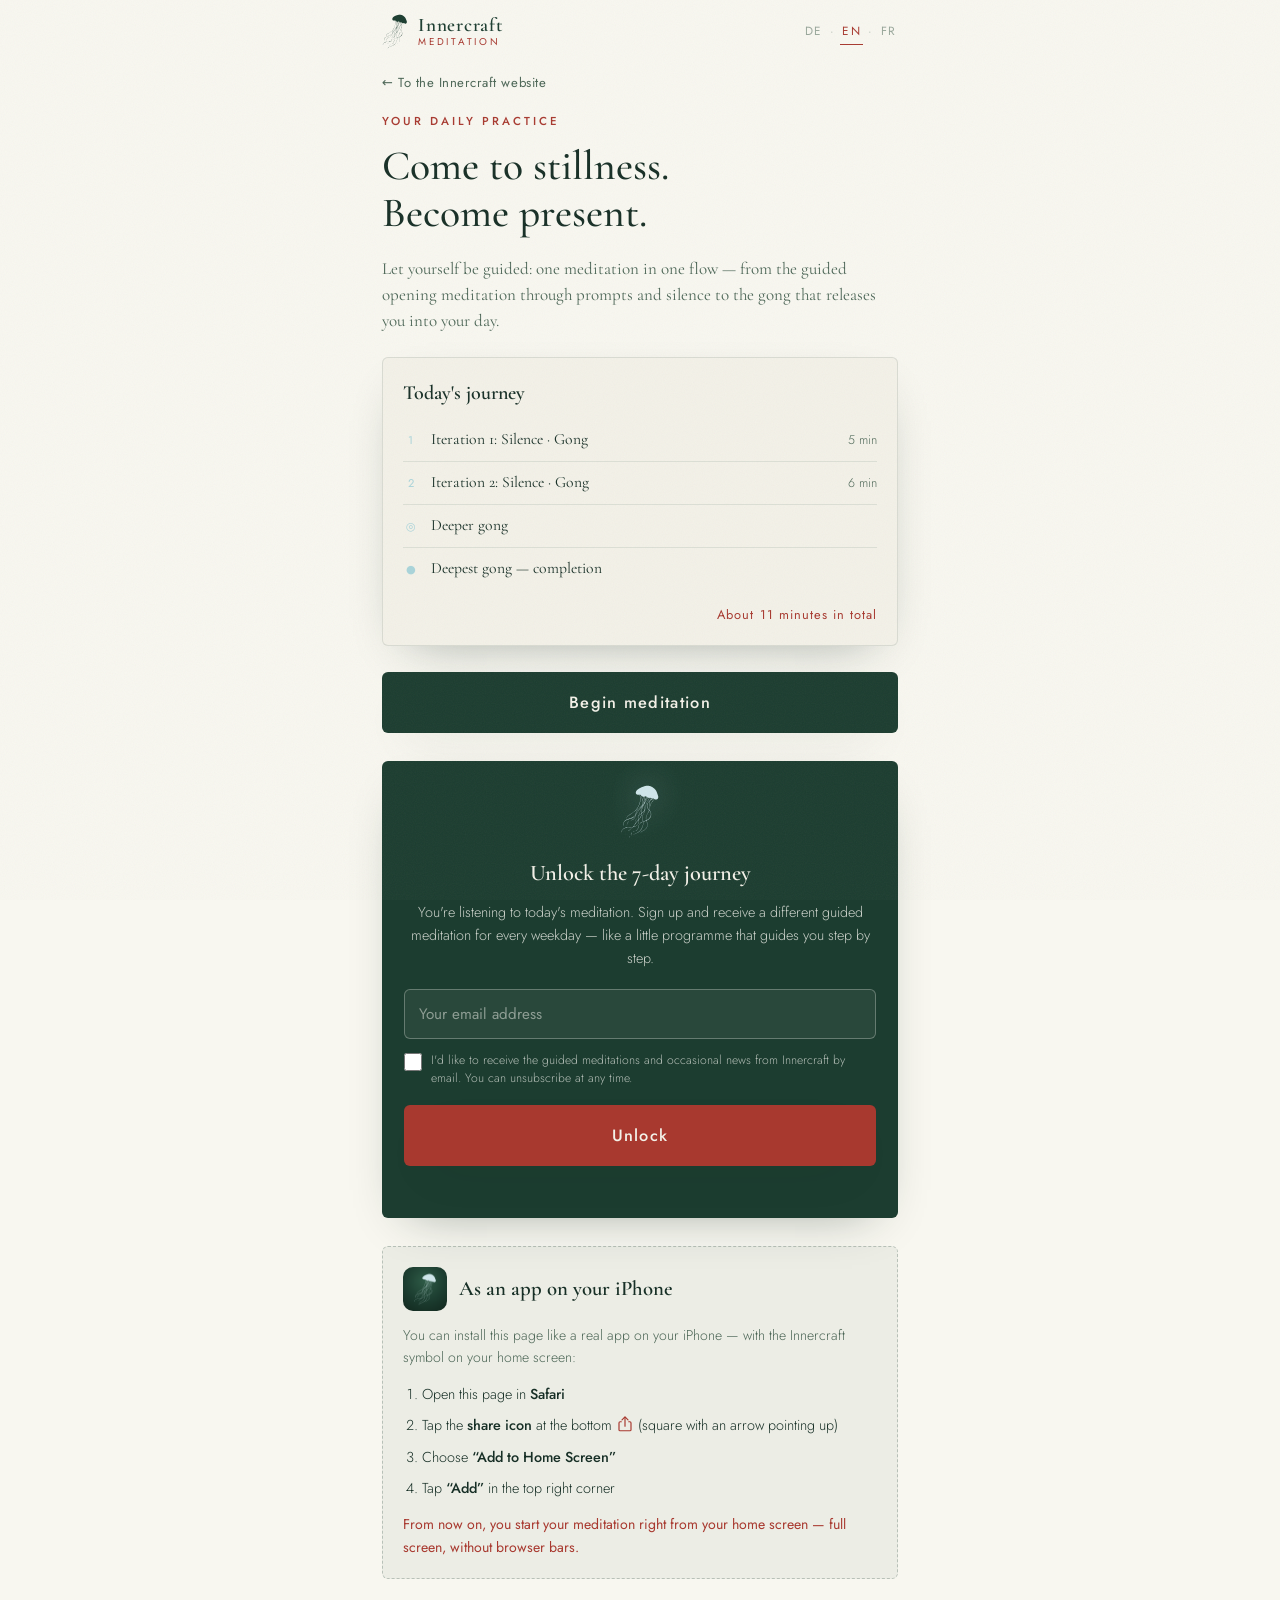
<file: app/index.html>
<!DOCTYPE html>
<html lang="de">
<head>
  <meta charset="UTF-8" />
  <meta name="viewport" content="width=device-width, initial-scale=1.0, viewport-fit=cover, user-scalable=no" />
  <title>Innercraft Meditation</title>
  <meta name="description" content="Deine tägliche Meditation mit Innercraft: geführte Eingangs-Meditation, Stille-Iterationen mit Anleitung und Gong, und ein Outro, das dich gerüstet in den Tag schickt." />

  <!-- PWA -->
  <link rel="manifest" href="manifest.webmanifest" />
  <meta name="theme-color" content="#12281e" />
  <meta name="apple-mobile-web-app-capable" content="yes" />
  <meta name="apple-mobile-web-app-status-bar-style" content="black-translucent" />
  <meta name="apple-mobile-web-app-title" content="Meditation" />
  <link rel="apple-touch-icon" href="icons/icon-180.png" />
  <link rel="icon" href="icons/icon-192.png" />

  <link rel="stylesheet" href="../fonts/fonts.css" />
  <link rel="stylesheet" href="app.css" />
</head>
<body>
  <div class="grain" aria-hidden="true"></div>

  <header class="app-header">
    <div class="brand">
      <svg viewBox="0 0 48 64" width="26" height="35" aria-hidden="true"><use href="#jellyfish"></use></svg>
      <div class="brand-text">
        <span class="brand-name">Innercraft</span>
        <span class="brand-tag" data-i18n="brandTag">Meditation</span>
      </div>
    </div>
    <div class="app-lang-switch" aria-label="Sprache / Language / Langue">
      <a href="#" data-set-lang="de" lang="de">DE</a><span aria-hidden="true">·</span><a href="#" data-set-lang="en" lang="en">EN</a><span aria-hidden="true">·</span><a href="#" data-set-lang="fr" lang="fr">FR</a>
    </div>
  </header>

  <main id="app">

    <!-- ============ HOME ============ -->
    <section class="screen screen-home is-active" id="screen-home">
      <a class="app-back" id="app-back" href="../" data-i18n="backToWebsite">← Zur Innercraft-Website</a>
      <p class="eyebrow" data-i18n="eyebrowHome">Deine tägliche Praxis</p>
      <h1 data-i18n="homeTitle">Komm zur Ruhe.<br />Werde präsent.</h1>
      <p class="day-badge" id="day-badge"></p>

      <p class="lead" data-i18n="homeLead">
        Lass dich führen: eine Meditation in einem Fluss — von der geführten
        Eingangs-Meditation über Impulse und Stille bis zum Gong, der dich in
        deinen Tag entlässt.
      </p>

      <div class="flow-card">
        <h2 data-i18n="flowTitle">Die Reise heute</h2>
        <ol class="flow-list" id="flow-list">
          <li><span class="flow-icon">…</span><span data-i18n="flowLoading">Lade die Journey …</span></li>
        </ol>
        <p class="flow-total" id="flow-total"></p>
      </div>

      <button class="btn btn-primary btn-big" id="btn-start" disabled data-i18n="btnStart">Meditation beginnen</button>

      <!-- Anmeldung: 7-Tage-Reise freischalten (nur sichtbar, wenn nicht angemeldet) -->
      <div class="signup-card" id="signup-card" hidden>
        <svg class="signup-mark" viewBox="0 0 48 64" aria-hidden="true"><use href="#jellyfish"></use></svg>
        <h2 data-i18n="signupTitle">Schalte die 7-Tage-Reise frei</h2>
        <p class="signup-text" data-i18n="signupText">
          Du hörst gerade die tägliche Meditation. Melde dich an und bekomme für
          jeden Wochentag eine andere geführte Meditation.
        </p>
        <form id="signup-form" novalidate>
          <input type="email" id="signup-email" autocomplete="email" required data-i18n-attr="placeholder:signupEmail" placeholder="Deine E-Mail-Adresse" />
          <label class="signup-consent">
            <input type="checkbox" id="signup-consent" required />
            <span data-i18n="signupConsent">Ich möchte die geführten Meditationen per E-Mail erhalten.</span>
          </label>
          <button type="submit" class="btn btn-primary btn-big" data-i18n="signupBtn">Freischalten</button>
          <p class="signup-status" id="signup-status" role="status" aria-live="polite"></p>
        </form>
      </div>

      <!-- Anleitung: als App auf dem iPhone installieren -->
      <div class="install-card" id="install-card">
        <div class="install-head">
          <img src="icons/icon-192.png" alt="" class="install-icon" width="44" height="44" />
          <h2 data-i18n="installTitle">Als App auf dein iPhone</h2>
        </div>
        <p class="install-intro" data-i18n="installIntro">
          Du kannst diese Seite wie eine echte App auf deinem iPhone installieren —
          mit dem Innercraft-Symbol auf dem Home-Bildschirm:
        </p>
        <ol class="install-steps">
          <li data-i18n="installStep1">Öffne diese Seite in <strong>Safari</strong></li>
          <li><span data-i18n="installStep2Pre">Tippe unten auf das <strong>Teilen-Symbol</strong></span>
            <svg class="share-glyph" viewBox="0 0 24 24" width="18" height="18" aria-hidden="true" fill="none" stroke="currentColor" stroke-width="1.6" stroke-linecap="round" stroke-linejoin="round">
              <path d="M12 15 L12 3" />
              <path d="M8 6.5 L12 2.5 L16 6.5" />
              <path d="M7 9 H5.5 A1.5 1.5 0 0 0 4 10.5 V19.5 A1.5 1.5 0 0 0 5.5 21 H18.5 A1.5 1.5 0 0 0 20 19.5 V10.5 A1.5 1.5 0 0 0 18.5 9 H17" />
            </svg>
            <span data-i18n="installStep2Post">(Quadrat mit Pfeil nach oben)</span></li>
          <li data-i18n="installStep3">Wähle <strong>„Zum Home-Bildschirm“</strong></li>
          <li data-i18n="installStep4">Tippe oben rechts auf <strong>„Hinzufügen“</strong></li>
        </ol>
        <p class="install-note" data-i18n="installNote">
          Ab jetzt startest du deine Meditation direkt vom Home-Bildschirm —
          im Vollbild, ohne Browser-Leisten.
        </p>
      </div>
    </section>

    <!-- ============ LAUFENDE MEDITATION ============ -->
    <section class="screen screen-session" id="screen-session">
      <div class="session-scene" aria-hidden="true">
        <div class="session-rings">
          <span></span><span></span><span></span>
        </div>
        <svg class="session-jellyfish" viewBox="0 0 48 64"><use href="#jellyfish"></use></svg>
      </div>

      <p class="eyebrow" id="session-phase-label"></p>
      <h1 class="session-title" id="session-phase-title"></h1>

      <div class="session-timer">
        <svg class="progress-ring" viewBox="0 0 200 200" aria-hidden="true">
          <circle class="ring-bg" cx="100" cy="100" r="88" />
          <circle class="ring-fg" cx="100" cy="100" r="88" id="session-ring" />
        </svg>
        <div class="session-time-wrap">
          <span class="session-time-label" data-i18n="timerTotal">Gesamt</span>
          <div class="session-time" id="session-time">00:00</div>
          <div class="session-time-step">
            <span class="session-time-label" data-i18n="timerStep">Dieser Schritt</span>
            <span id="session-time-step">00:00</span>
          </div>
        </div>
      </div>

      <p class="session-step" id="session-step"></p>

      <div class="session-actions">
        <button class="btn btn-ghost" id="btn-pause" data-i18n="btnPause">Pause</button>
        <button class="btn btn-ghost" id="btn-skip" data-i18n="btnSkip">Überspringen</button>
        <button class="btn btn-ghost btn-danger" id="btn-stop" data-i18n="btnStop">Beenden</button>
      </div>
    </section>

    <!-- ============ ABSCHLUSS ============ -->
    <section class="screen screen-done" id="screen-done">
      <div class="done-mark" aria-hidden="true">
        <svg viewBox="0 0 48 64" width="66" height="88"><use href="#jellyfish"></use></svg>
      </div>
      <p class="eyebrow" data-i18n="eyebrowDone">Meditation abgeschlossen</p>
      <h1 data-i18n="doneTitle">Jetzt bist du präsent<br />und gerüstet für deinen Tag.</h1>
      <p class="lead" data-i18n="doneLead">Wir wünschen dir einen schönen Tag.</p>
      <button class="btn btn-primary" data-goto="screen-home" data-i18n="btnBackHome">Zurück zum Start</button>
    </section>

  </main>

  <!-- Qualle (Logo) & Gong-Symbol -->
  <svg width="0" height="0" style="position:absolute" aria-hidden="true">
    <defs>
      <symbol id="jellyfish" viewBox="0 0 1114 1564">
      <!-- Qualle aus dem Innercraft-Logo; die Tentakel wiegen sich sanft -->
      <g fill="currentColor" fill-rule="evenodd">
        <path d="M 544.7 291.7 C 544.5 291.8, 547.2 300.4, 550.6 310.7 C 563.5 349.3, 565.4 361.4, 565.5 405.5 C 565.5 445.5, 562.6 469.7, 553.4 508 C 530 605.6, 479.6 698.8, 418.3 758 C 391.4 784, 367.7 801, 297.5 844.3 C 228 887.2, 200.2 908.4, 181.5 932.5 C 167.7 950.4, 159.4 969.6, 158.8 985.5 C 158.3 995.3, 160.2 992.9, 163.6 979.1 C 168.7 958.2, 180.4 938.8, 199.5 919.5 C 218.5 900.2, 238.5 886.1, 287 857.5 C 410.8 784.5, 467.2 728.8, 515 631.8 C 568.1 524.3, 585.8 422.2, 566.4 335.2 C 563.4 321.5, 554.5 293.6, 552.7 292.2 C 551.6 291.4, 545.4 290.9, 544.7 291.7 M 589.6 315.8 C 589.3 316.4, 591.5 322.9, 594.5 330.4 C 618.6 390.6, 628.2 467, 622.5 555 C 620.1 592.6, 619.7 594.4, 612.3 604.9 C 594.7 630.1, 570.7 654.5, 530.5 688.1 C 492.7 719.7, 478.9 733.8, 465.8 754 C 448.2 781, 437 817, 435 852.5 C 434 870.7, 433.9 871.3, 427.7 879.7 C 409.9 903.8, 383.5 929.2, 360.5 944.3 C 332.8 962.4, 313.2 970.4, 236.1 994.5 C 172.7 1014.3, 138.4 1033.2, 112.8 1062.4 C 77.2 1103.1, 67.1 1148.4, 85.5 1185.5 C 90.8 1196.3, 95.3 1202, 97 1200.4 C 97.9 1199.5, 97 1196.9, 93.1 1189.4 C 69.6 1143.8, 89.7 1085.3, 142 1046.8 C 166.6 1028.7, 192.1 1017.7, 256 997.6 C 322.9 976.6, 345.8 966.5, 373.9 945.5 C 390.3 933.3, 416.4 907.9, 430.7 890.3 C 432 888.7, 432.1 889.3, 431.5 895.9 C 427.7 939.6, 394.8 986.1, 347.7 1014 C 342.1 1017.4, 322.6 1027.6, 304.5 1036.7 C 246.1 1066, 228.3 1077.4, 208.9 1097.7 C 187.2 1120.5, 177.1 1148.4, 179.5 1179.6 C 180 1186.8, 180.7 1189.6, 182.2 1191.6 C 185.3 1195.5, 186.1 1193.3, 184.8 1183.7 C 180.9 1154.8, 195.9 1118.8, 223 1092 C 242.5 1072.6, 254.9 1065, 314 1036.1 C 365.8 1010.8, 388 994.8, 408 968.2 C 423.6 947.4, 430.8 930.1, 437.1 898.6 C 442.3 872.2, 444.6 867.6, 473.5 824.5 C 514.4 763.7, 544 725, 593 668.6 C 611.1 647.6, 611.3 647.6, 605.5 669.6 C 597.9 698.1, 589.6 720.4, 568.3 769.5 C 543.3 827, 538.1 840.6, 532 865 C 529.8 873.7, 526.8 884.6, 525.4 889.2 L 522.8 897.5 504.6 916 C 474.5 946.5, 465.9 960.2, 441.5 1017.5 C 435.6 1031.2, 427.4 1049.6, 423.2 1058.3 C 417.7 1069.9, 415.9 1074.3, 416.8 1075.2 C 419.3 1077.7, 432.4 1052.8, 445.8 1019.9 C 465.1 972.7, 480.1 948.3, 506.4 921.2 C 521.3 905.9, 521.1 905.8, 518 930.4 C 515.4 950.7, 515.6 958.1, 519 992 C 520.1 1002.7, 521 1012.4, 521 1013.6 C 521 1014.9, 512.4 1024.7, 495.9 1042.1 C 453.7 1086.4, 445.1 1097.7, 412 1152.5 C 390.3 1188.4, 379 1204.9, 363.8 1222.6 C 356.8 1230.8, 355.6 1231.8, 351.8 1232.4 C 315.6 1238.2, 287.6 1241.4, 245.5 1244.5 C 168.9 1250.1, 143 1255.5, 106.9 1273.6 C 66 1294, 31.6 1331.3, 22.4 1365 C 19.9 1374.1, 19.8 1392.2, 22.2 1394.6 C 24.5 1396.9, 24.7 1396.1, 25.4 1383 C 27.7 1334.7, 72.4 1288.2, 136.9 1267 C 169.7 1256.2, 199 1251.8, 273 1246.5 C 305.8 1244.1, 342.7 1240.6, 345.8 1239.5 C 348.6 1238.5, 344.6 1243, 330.3 1257.1 C 313 1274.2, 298.5 1286.3, 273 1305.3 C 262.8 1312.8, 246.2 1325.2, 236 1332.7 C 219.7 1344.8, 215.6 1348.8, 219.6 1348.4 C 221.3 1348.2, 258.7 1321.8, 280.5 1305.4 C 309.9 1283.4, 327 1268.9, 344 1251.8 C 361.4 1234.3, 358.3 1235.9, 381.8 1231 C 439.8 1218.9, 492.7 1181.6, 514.5 1137.5 C 527.7 1110.8, 529.4 1101.4, 529.5 1055.4 L 529.5 1018.2 540 1006.5 C 567.4 976.1, 587.8 942.7, 599.1 910.2 C 605.2 892.5, 606.7 885.6, 610 861.6 C 614.4 829.1, 609.1 836.9, 651.5 800.3 C 667.7 786.4, 686.1 763.8, 691.1 751.9 C 695.7 740.7, 694.2 762, 689 780.4 C 685.1 794.3, 678.2 809.8, 660.5 844.5 C 630.1 904.1, 625.2 919.9, 626.3 954.9 C 627 976.5, 628.9 986.2, 639.9 1025.8 C 648.6 1057, 651.3 1068.1, 650.8 1070.5 C 650.6 1071.4, 644.8 1074.5, 636.6 1078.1 C 593.5 1096.6, 562.4 1120.1, 543.3 1148.5 C 532.5 1164.6, 524.8 1184.8, 518 1215 C 503.5 1279.6, 496.7 1297, 478.5 1315.5 C 463.5 1330.8, 447.9 1338.6, 408.5 1350.5 C 365.4 1363.6, 351.4 1370.8, 331.3 1390.3 C 305.4 1415.5, 294.3 1445.6, 303.5 1465.8 C 306.4 1472.1, 308.5 1472, 307 1465.5 C 303 1448.3, 308.5 1425.3, 320.6 1408.3 C 339.9 1381.3, 360.5 1368.7, 411.1 1353.2 C 455.2 1339.6, 473.1 1330, 488.2 1311.3 C 504.7 1291, 510 1277.8, 523.5 1223.5 C 528.1 1204.8, 533.3 1185.4, 535 1180.5 C 549.2 1139.5, 573 1115.3, 623.5 1090.5 C 640.7 1082, 650.9 1077.6, 651.6 1078.3 C 655.9 1082.5, 656.8 1131.8, 653.1 1156 C 638.9 1249.7, 582.3 1337.4, 501.2 1391.1 C 478.9 1405.9, 462.4 1413.7, 405 1437 C 320.8 1471.1, 288.4 1488.3, 262.1 1512.6 C 249.8 1523.9, 237 1542.3, 240.4 1543.6 C 244.6 1545.2, 247.4 1543.6, 251 1537.2 C 267.8 1507.5, 302.2 1486, 394 1448.2 C 494.3 1406.8, 522.3 1390.9, 558.5 1354.5 C 633.5 1279.3, 671.4 1176.2, 660.7 1076.6 C 660.5 1075.1, 661.8 1074.4, 667 1072.9 C 670.6 1071.9, 688 1065.7, 705.6 1059.1 C 740.1 1046.3, 748.3 1043.5, 750.5 1044.3 C 754.1 1045.8, 772.2 1107.4, 776.1 1132 C 777.7 1141.7, 777.7 1173, 776.1 1184 C 768.2 1240.3, 737.4 1288.1, 689 1319.2 C 684.3 1322.2, 672.4 1329.3, 662.5 1335 C 626.1 1355.9, 614.3 1363.9, 600.3 1377.3 C 585.4 1391.7, 573.4 1410, 578.9 1410 C 579.4 1410, 582.6 1406.1, 586.1 1401.2 C 602.6 1378.5, 618.7 1365.7, 663 1340 C 702.3 1317.2, 722.3 1301.7, 740.8 1279.5 C 769.3 1245.4, 783 1207.1, 783 1161.7 C 783 1133.1, 780.4 1118.9, 768.5 1081 C 759.3 1051.4, 757 1043.7, 757 1041.6 C 757 1040.3, 761.8 1037.5, 774.2 1031.5 C 834.5 1002.5, 873.5 956.4, 886.2 899.3 C 889.6 884.4, 889.5 849.2, 886.1 833.5 C 879.3 801.6, 861.7 765.6, 843.1 745.5 C 839.2 741.3, 836 737.1, 836 736.1 C 836 735.2, 837.6 730.4, 839.6 725.4 C 845.8 710.1, 855.1 657, 854.9 638.5 L 854.7 624.5 859.9 606 C 877.5 542.9, 886.2 526.7, 927.5 479.5 C 953.6 449.6, 967.2 430.6, 971.6 417.6 L 973.2 412.9 970.4 409.9 C 967 406.4, 966.5 406.8, 963.6 415.2 C 957.3 433.1, 949.1 445.6, 927.4 470.5 C 918.7 480.4, 909.3 491.6, 906.5 495.5 C 887.8 520.8, 866.8 561.9, 855 596.4 C 850.7 608.9, 851.5 610.2, 847.6 584 C 839.4 529.4, 839.4 495.9, 847.6 469.9 C 850.1 462, 850.7 461.1, 857.9 454.1 C 873.2 439.2, 893.2 425.9, 920.8 412.4 C 929.2 408.3, 936 404.4, 935.8 403.9 C 935.6 403.3, 934.2 402.1, 932.7 401.2 C 930 399.5, 929.8 399.6, 908.5 410.5 C 892.6 418.7, 883.5 424.1, 872.9 431.8 C 865.2 437.4, 858.4 442, 858 442 C 856.3 442, 866.6 410.9, 873.7 395 L 876.1 389.6 873.8 387.8 C 872.5 386.9, 871.2 386.4, 870.9 386.8 C 870.5 387.2, 865 401.6, 858.6 418.9 L 847 450.3 833.2 464.4 C 795.1 503.4, 774.3 537.6, 765.4 575.6 C 761.6 591.9, 761.3 619.6, 764.8 635.7 C 771.5 666.6, 787.1 693.6, 818.5 729.2 C 823.7 735.1, 828 740.4, 828 741 C 828 746.9, 808.9 786.6, 790 820 C 746.3 897.1, 735.8 925.6, 735.7 967.5 C 735.6 982, 735.8 983.2, 740.7 1005 C 747.5 1035, 747.2 1033.5, 745.1 1035.4 C 742.6 1037.7, 729 1043.1, 697 1054.5 C 681.9 1059.9, 667.1 1065.3, 664.1 1066.7 C 661.1 1068, 658.5 1068.9, 658.3 1068.6 C 658.1 1068.4, 656.9 1063.8, 655.5 1058.4 C 654.2 1052.9, 650.1 1038.8, 646.5 1027 C 623.2 951.3, 626.2 920.8, 664.1 846.4 C 686.2 803.1, 693.5 784.1, 699.5 754.6 C 703.6 734.7, 703.9 733.6, 711 714.5 C 720.3 689.4, 724 672, 730.5 623 C 741 543, 747 527.3, 795.9 452.6 C 815 423.4, 820.4 414.4, 828.1 399.2 C 835.7 384.2, 835.7 382.2, 828.4 383.6 C 826.1 384, 824.5 385, 824 386.4 C 813.6 412.2, 806.7 425, 784.3 460 C 743.3 524.4, 735.2 545.3, 726.5 608.5 C 725.1 619, 723 634.2, 721.9 642.5 C 717.7 672.8, 713 692.9, 705.3 712.9 C 698.9 729.6, 699 729.6, 696.4 712.8 C 695.1 705, 691.9 687.9, 689.1 674.9 C 677.6 620.6, 676 600.8, 680.5 566.7 C 682.2 553.8, 683.9 550.2, 697.1 532 C 737.5 476.2, 770 411.5, 775 377.2 L 776.3 368.9 772.9 365.4 L 769.6 362 766.1 364.7 C 764.1 366.1, 757.2 372.7, 750.7 379.4 C 744.2 386.1, 739.2 390.6, 739.5 389.5 C 740.5 386.6, 742 342.6, 741.2 341.8 C 740.8 341.5, 739 341, 737.2 340.8 L 733.8 340.5 733.6 357.5 C 733.2 383, 728.3 400.1, 706.3 453 C 690.5 491, 685.8 503.9, 681 523 C 671.7 560.1, 666.6 569.1, 633.5 607.2 L 622.5 619.9 622.2 615.9 C 621.4 606.3, 627.3 591, 642.5 563 C 671 510.4, 687.3 454, 687.4 407 C 687.5 390.9, 684.4 367.1, 680.4 353.3 C 680.2 352.5, 678.2 352.2, 674.8 352.3 C 669.7 352.5, 669.5 352.6, 669.2 355.5 C 669 357.1, 665.4 363.6, 661.1 370 C 646.6 391.6, 635.4 413.6, 631.5 428 C 630.5 431.6, 628.7 436.5, 627.6 439 L 625.5 443.5 624.4 431.5 C 622.2 408.2, 618.7 390.9, 611 365.5 C 600.8 331.9, 592.1 311.7, 589.6 315.8 M 668.1 369.7 C 651.1 391, 637.6 418, 632.4 440.9 C 628.8 456.9, 628 471.7, 628.7 508 C 629.2 537.3, 629 542.2, 627.1 558.2 C 624.9 576.9, 624.5 585, 625.8 585 C 626.9 585, 644.2 549.4, 651.3 532.3 C 663 504.7, 671.7 475.4, 676.2 449.5 C 679.2 431.8, 679.5 394.2, 676.7 377.6 C 674 361.5, 674.4 361.9, 668.1 369.7 M 764 375.4 C 751.4 385.3, 740.6 399.4, 734.9 413.2 C 733.3 417.2, 729.7 429.4, 727 440.5 C 721.7 462, 719.5 468.9, 710.2 493 C 701.9 514.6, 701.9 514.9, 710.5 502.5 C 740.5 459.5, 760.3 417.9, 768.5 380.8 C 770.7 370.6, 770.5 370.3, 764 375.4 M 716.8 439.5 C 709 454.8, 693.2 498.9, 690.7 512.5 C 686.1 536.9, 708 484.6, 716.6 450.7 C 720.5 435.2, 720.6 432, 716.8 439.5 M 827.9 483.7 C 800.3 512.3, 782.6 544, 774.4 579.5 C 771.8 590.7, 771.7 623.8, 774.3 635.7 C 779.9 661.8, 793.2 687.8, 813 711.6 C 822.4 722.9, 830 731, 831.2 731 C 837.6 731, 851.2 653.3, 848.9 630.6 C 848.4 625, 845.7 609.5, 843 596 C 833 546.7, 831.3 508.1, 837.6 480.1 C 838.4 476.6, 838.9 473.5, 838.7 473.3 C 838.5 473.1, 833.6 477.8, 827.9 483.7 M 666.6 579.3 C 640.9 618.2, 624.1 667.4, 619 718 C 618 728, 615.7 821, 616.4 821.7 C 617.3 822.7, 646.1 797.7, 657.1 786.3 C 671.5 771.5, 682.8 756.4, 690.5 741.6 C 696.1 730.8, 695.4 723.4, 684.5 679.5 C 674.6 639.8, 671.6 613.6, 673.7 584 C 674.3 575.5, 674.7 568.4, 674.5 568.2 C 674.3 568, 670.8 573, 666.6 579.3 M 610.2 618.3 C 596.4 637, 581.5 651.7, 544 684 C 483.6 735.9, 463.6 762.8, 449.5 811.5 C 444.9 827.6, 440.4 859, 442.7 859 C 443.2 859, 447.3 853, 451.7 845.8 C 486.7 788.3, 546.6 706.9, 581.3 669.6 C 608.8 640, 612.2 635.4, 614.6 623.9 C 617.3 611.1, 616.4 610, 610.2 618.3 M 629.1 625.4 C 617.4 638.5, 617.6 638, 607.4 677.2 C 600.3 704.8, 600.2 705.1, 573.2 770.7 C 544.6 839.9, 531.6 875, 530.3 886.5 L 529.7 891.4 535.1 887.6 C 538.1 885.4, 548.6 877.1, 558.5 869 C 568.4 860.9, 579 852.5, 582 850.4 C 592.7 842.9, 606.9 829.9, 607.4 827.2 C 607.7 825.7, 608.4 809.4, 609 791 C 611.5 710.4, 615.8 676.4, 627.4 644.7 C 636.8 619.3, 638 616, 637.7 616 C 637.6 616, 633.7 620.3, 629.1 625.4 M 826 760.2 C 816.4 781.9, 803.5 806.9, 788.4 833.5 C 762.6 878.8, 750.9 905.5, 745.4 931.5 C 742 947.5, 741.1 974.1, 743.3 991 C 744.9 1003.3, 751.4 1030.8, 753.1 1032.5 C 754.3 1033.7, 763 1029.3, 781.8 1018.1 C 826.3 991.6, 860.4 951, 875 907.1 C 889.4 864.2, 881.1 815.4, 852 771 C 845.8 761.5, 834 746.1, 832.9 746 C 832.6 746, 829.5 752.4, 826 760.2 M 580.4 859.8 C 552.4 880.8, 530.5 898.3, 528.5 901.4 C 523.9 908.6, 521.9 935.4, 523.1 972.1 C 524.2 1002.9, 524.8 1008.5, 526.9 1008.5 C 528.4 1008.5, 545.6 988.6, 555.6 975.4 C 576.4 947.7, 593.4 909.3, 601 873 C 603 863.1, 606.2 841.9, 605.7 841.3 C 605.6 841.2, 594.2 849.5, 580.4 859.8 M 502.6 1046 C 465.3 1082.8, 454.1 1097.2, 421.5 1150.5 C 398 1189.1, 384.2 1208.9, 371 1223.2 C 367.6 1227, 365.4 1230, 366.2 1230 C 368.8 1230, 384 1226, 395.1 1222.4 C 467.9 1199, 509.3 1159.1, 522.1 1100.1 C 524.5 1089.2, 525.8 1048.2, 524.3 1033.5 L 523.4 1025.5 502.6 1046">
          <animateTransform attributeName="transform" type="rotate" values="-2.5 640 300; 2.5 640 300; -2.5 640 300"
            dur="7s" repeatCount="indefinite" calcMode="spline" keySplines=".45 0 .55 1; .45 0 .55 1" />
        </path>
        <path d="M 746 21.1 C 705.8 25.2, 665.8 37.3, 602 64.5 C 497.4 109.1, 439.7 161.8, 433.5 218.5 C 430.8 242.9, 445.9 269.2, 469.1 280.3 C 483.5 287.2, 491 288.4, 516 287.6 C 532.6 287, 537.6 287.2, 542.3 288.4 C 547.3 289.7, 548.7 289.7, 553.5 288.4 C 567.5 284.8, 573.5 287.6, 581.1 301.5 C 586.1 310.6, 588.3 312.7, 595.3 314.5 C 603.1 316.5, 608.7 319.5, 621 328.4 C 637.6 340.4, 642.9 342.6, 672.5 349.9 C 676.9 351, 681.5 349.7, 685.5 346.1 C 693.3 339.3, 712.2 332, 722 332 C 726.3 332, 727.7 332.6, 734.3 337.3 C 735.7 338.3, 738.7 339.1, 741 339.2 C 745.6 339.2, 753.4 344.8, 767.7 358.3 C 774.2 364.5, 785.6 372.3, 795.2 377.2 C 802.3 380.9, 831.3 382.4, 835.9 379.3 C 841.7 375.5, 864.4 377.8, 870.3 382.9 C 874.4 386.4, 891.7 394.4, 899.5 396.5 C 903.3 397.5, 909.9 398, 918.2 398 C 928.3 398, 931.6 398.3, 933.5 399.6 C 937.3 402.1, 944 401.7, 951.3 398.6 C 958.7 395.4, 962.6 396.3, 965.4 401.9 C 967.2 405.4, 972.6 410, 974.8 410 C 975.7 410, 979 412, 982.2 414.5 C 1002.2 430.3, 1033.8 432.3, 1055.9 419.3 C 1078.8 405.8, 1093.1 378.6, 1093.1 348.5 C 1093.1 334.2, 1091.4 326.7, 1083.6 306.3 C 1080.1 297.1, 1073.3 278.5, 1068.5 265 C 1039 181.9, 1023.2 154.1, 982.6 113.4 C 960 90.8, 948.3 81, 926.3 66.3 C 888.9 41.4, 849.1 26.5, 806.1 21.5 C 792.4 19.9, 760.1 19.7, 746 21.1" />
      </g>
    </symbol>
      <g id="gong-mark">
        <circle cx="24" cy="24" r="21" fill="none" stroke="currentColor" stroke-width="1.4" opacity=".55" />
        <circle cx="24" cy="24" r="15" fill="none" stroke="currentColor" stroke-width="1.4" opacity=".75" />
        <circle cx="24" cy="24" r="9" fill="currentColor" opacity=".9" />
        <circle cx="24" cy="24" r="3.4" fill="#f5efe2" />
      </g>
    </defs>
  </svg>

  <script src="i18n.js"></script>
  <script src="journey.js"></script>
  <script src="app.js"></script>
</body>
</html>
</file>
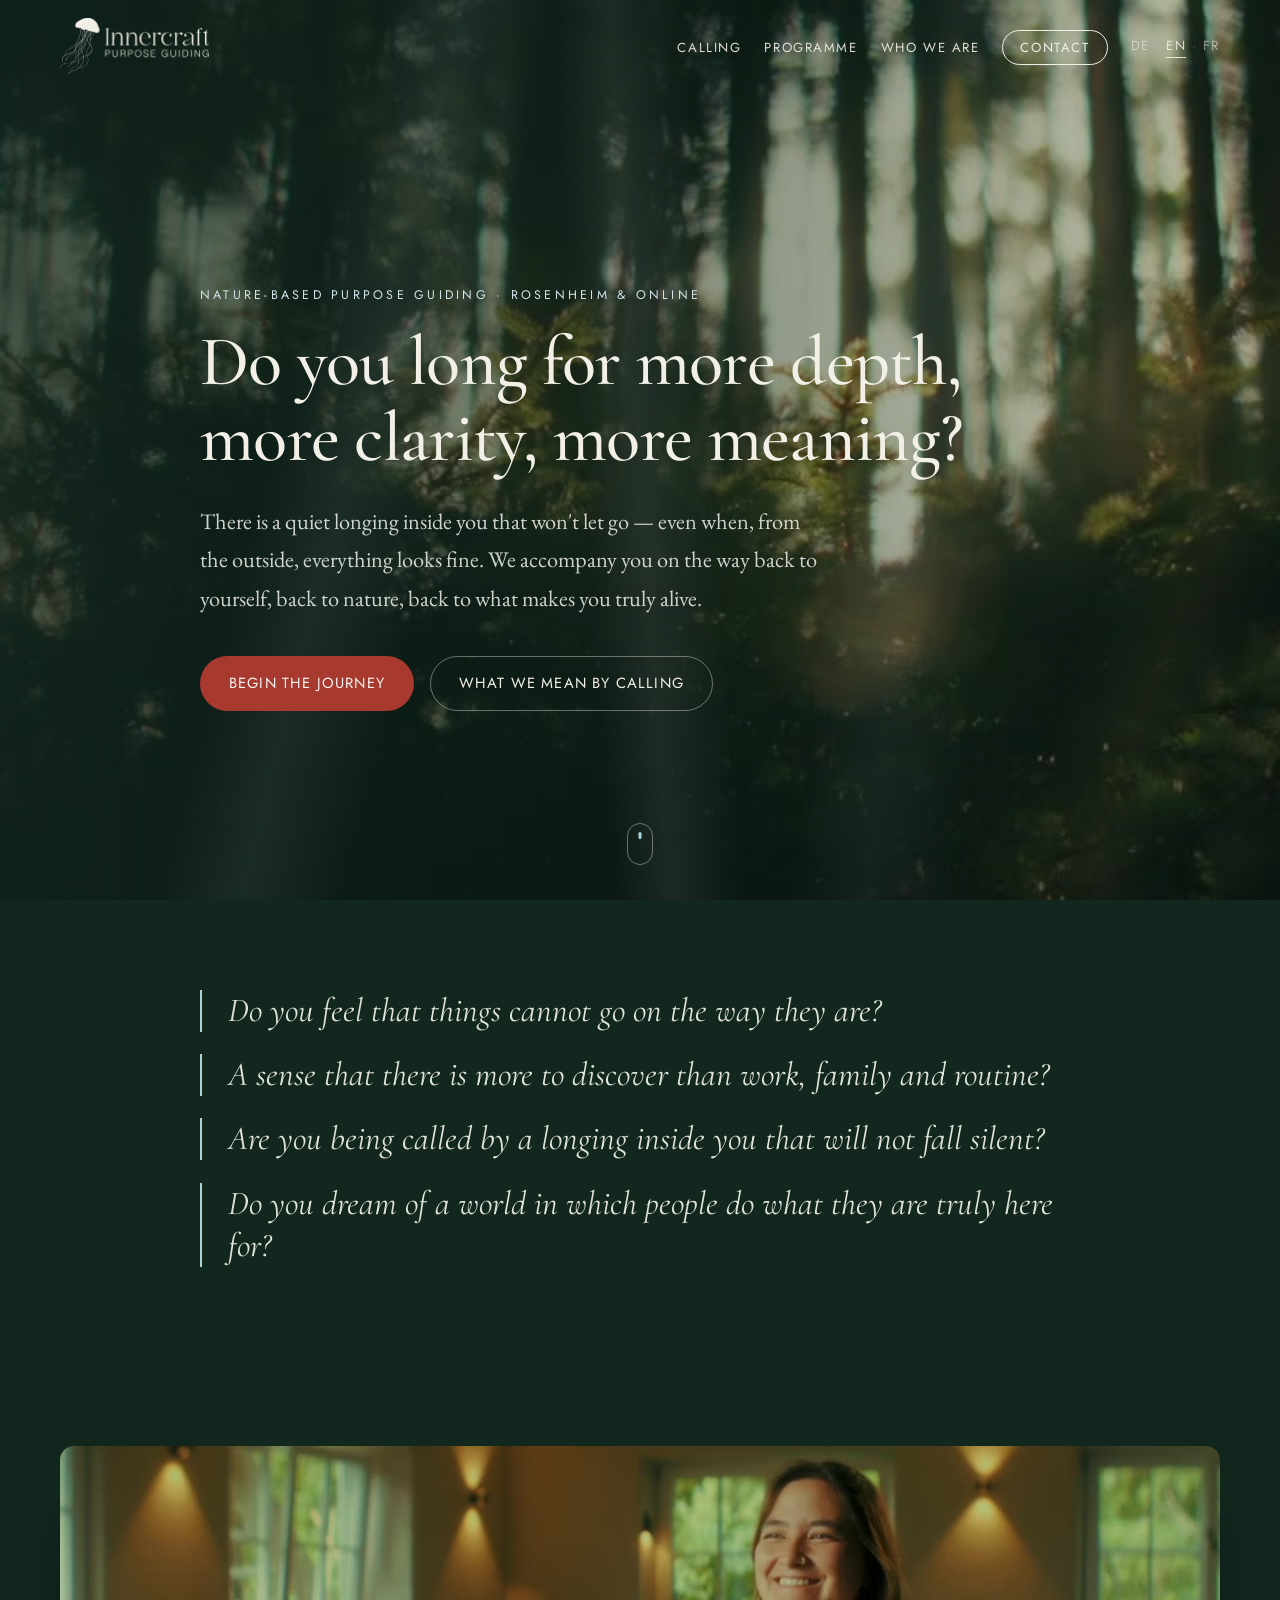
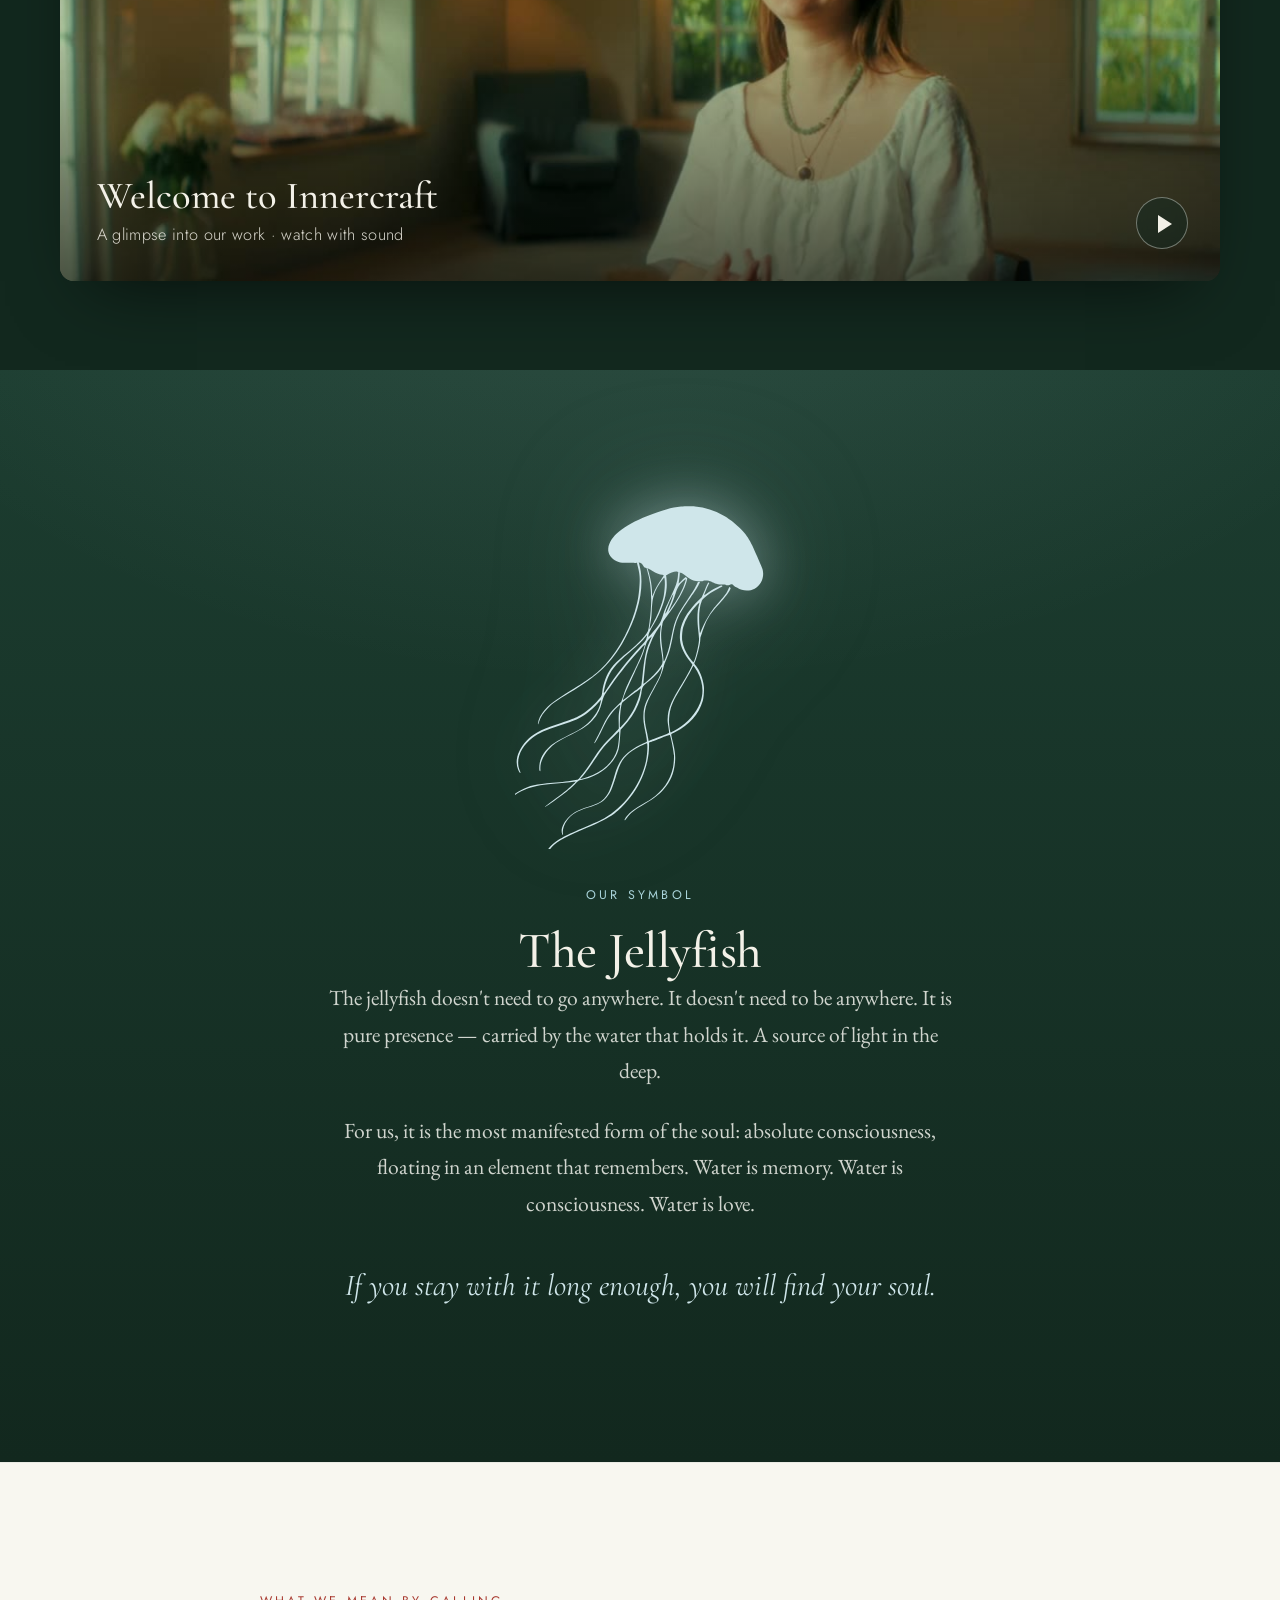
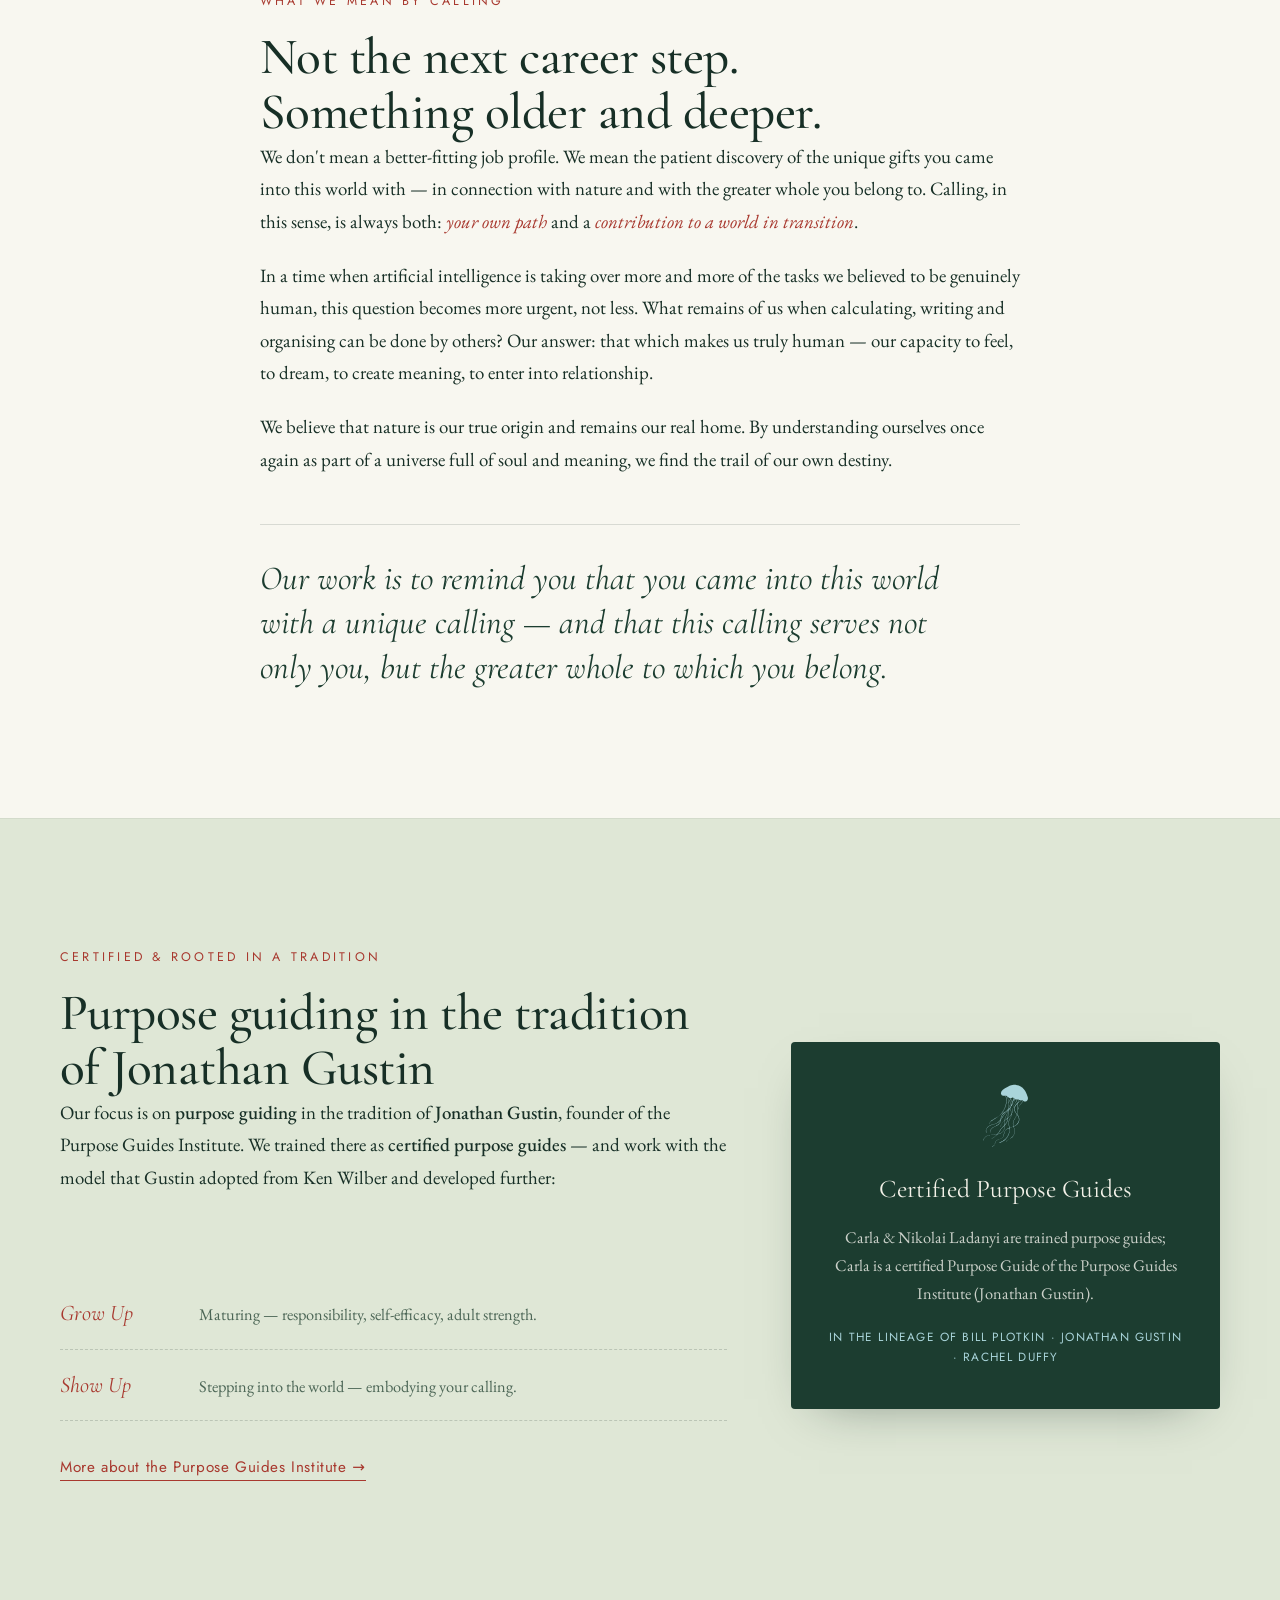
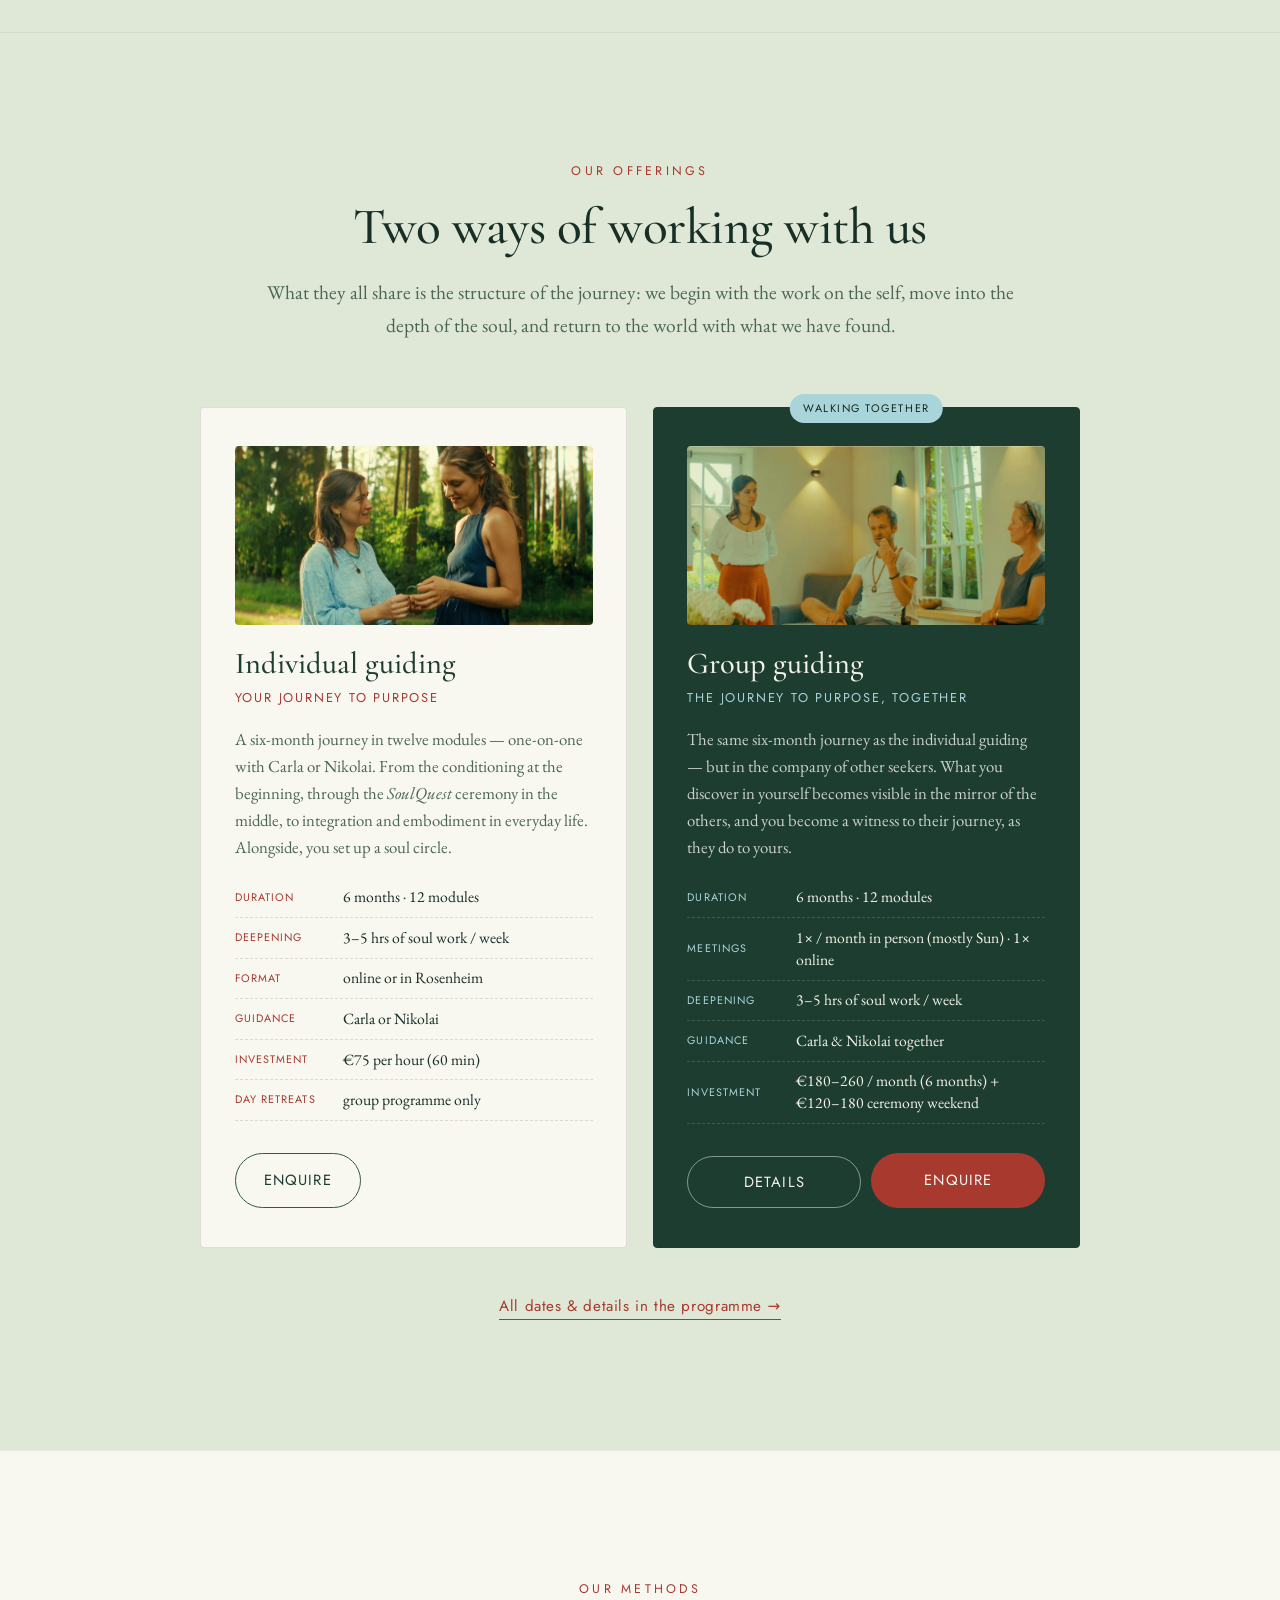
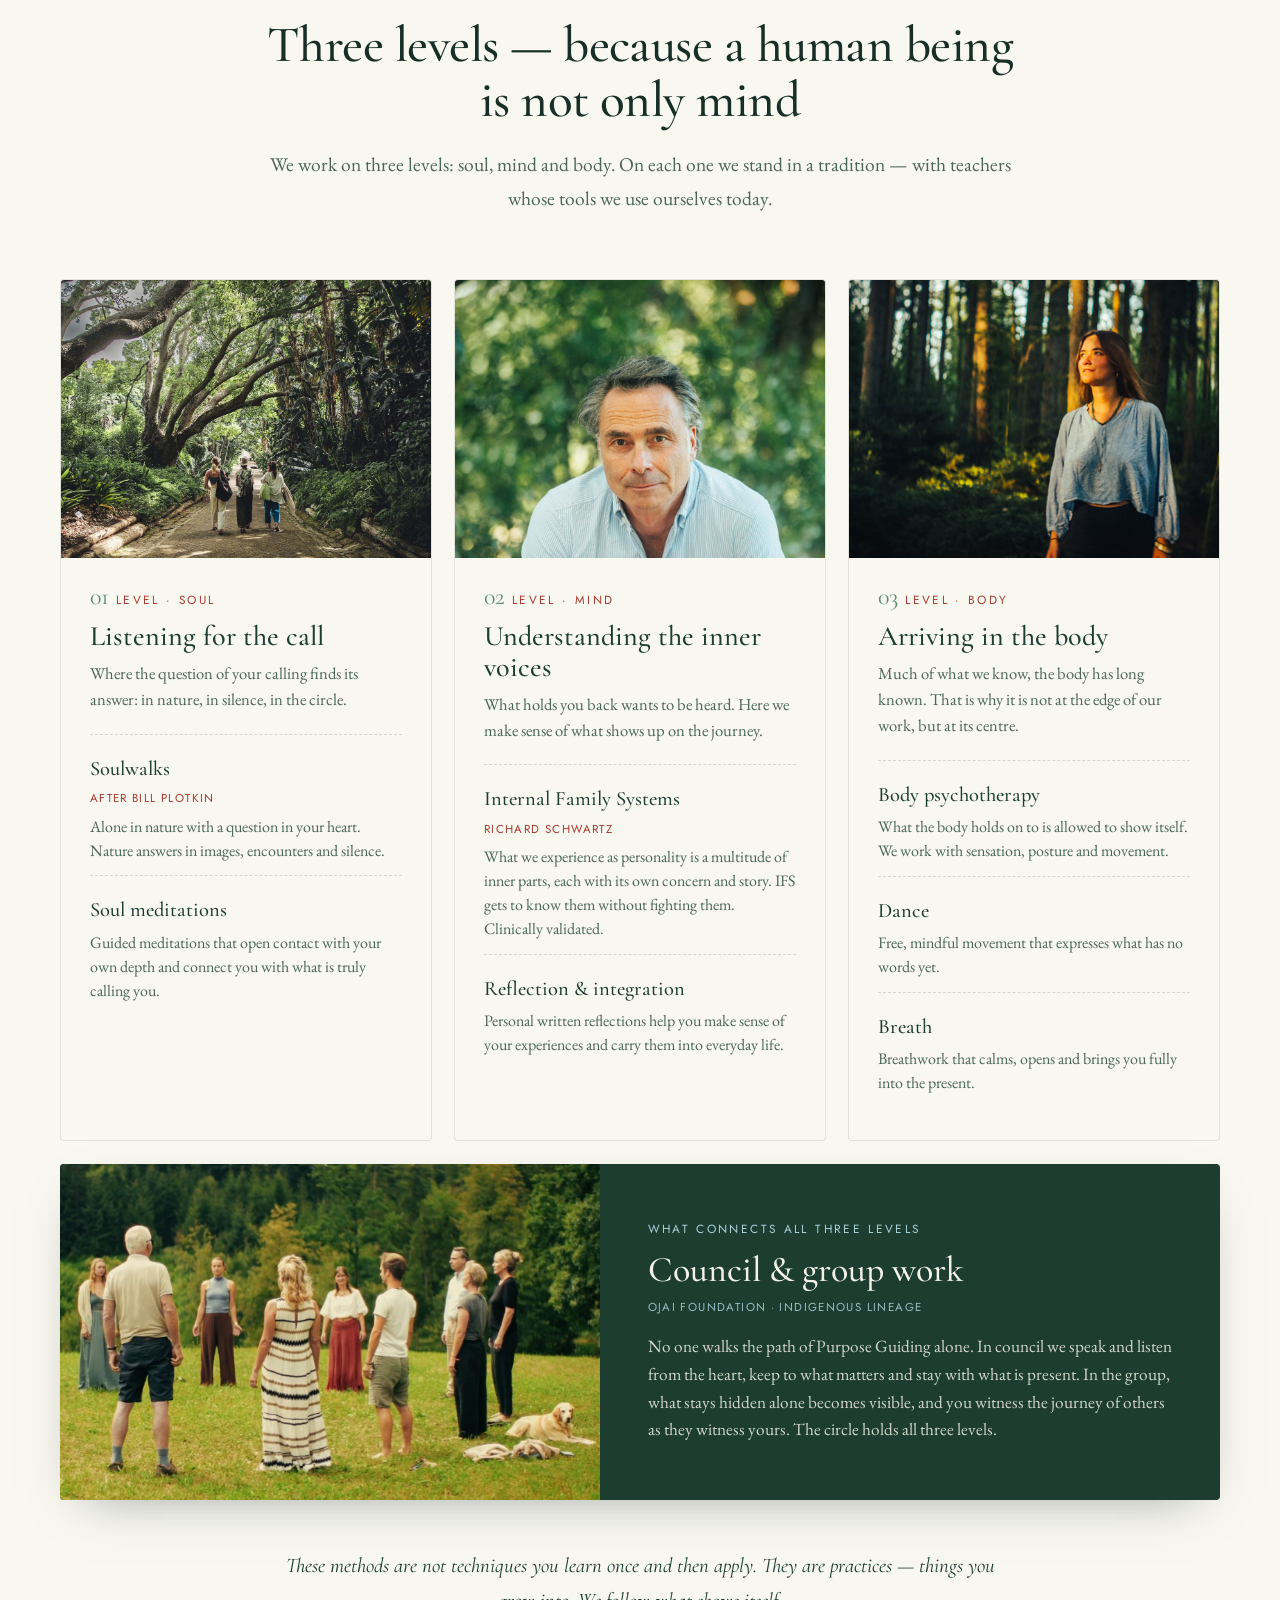
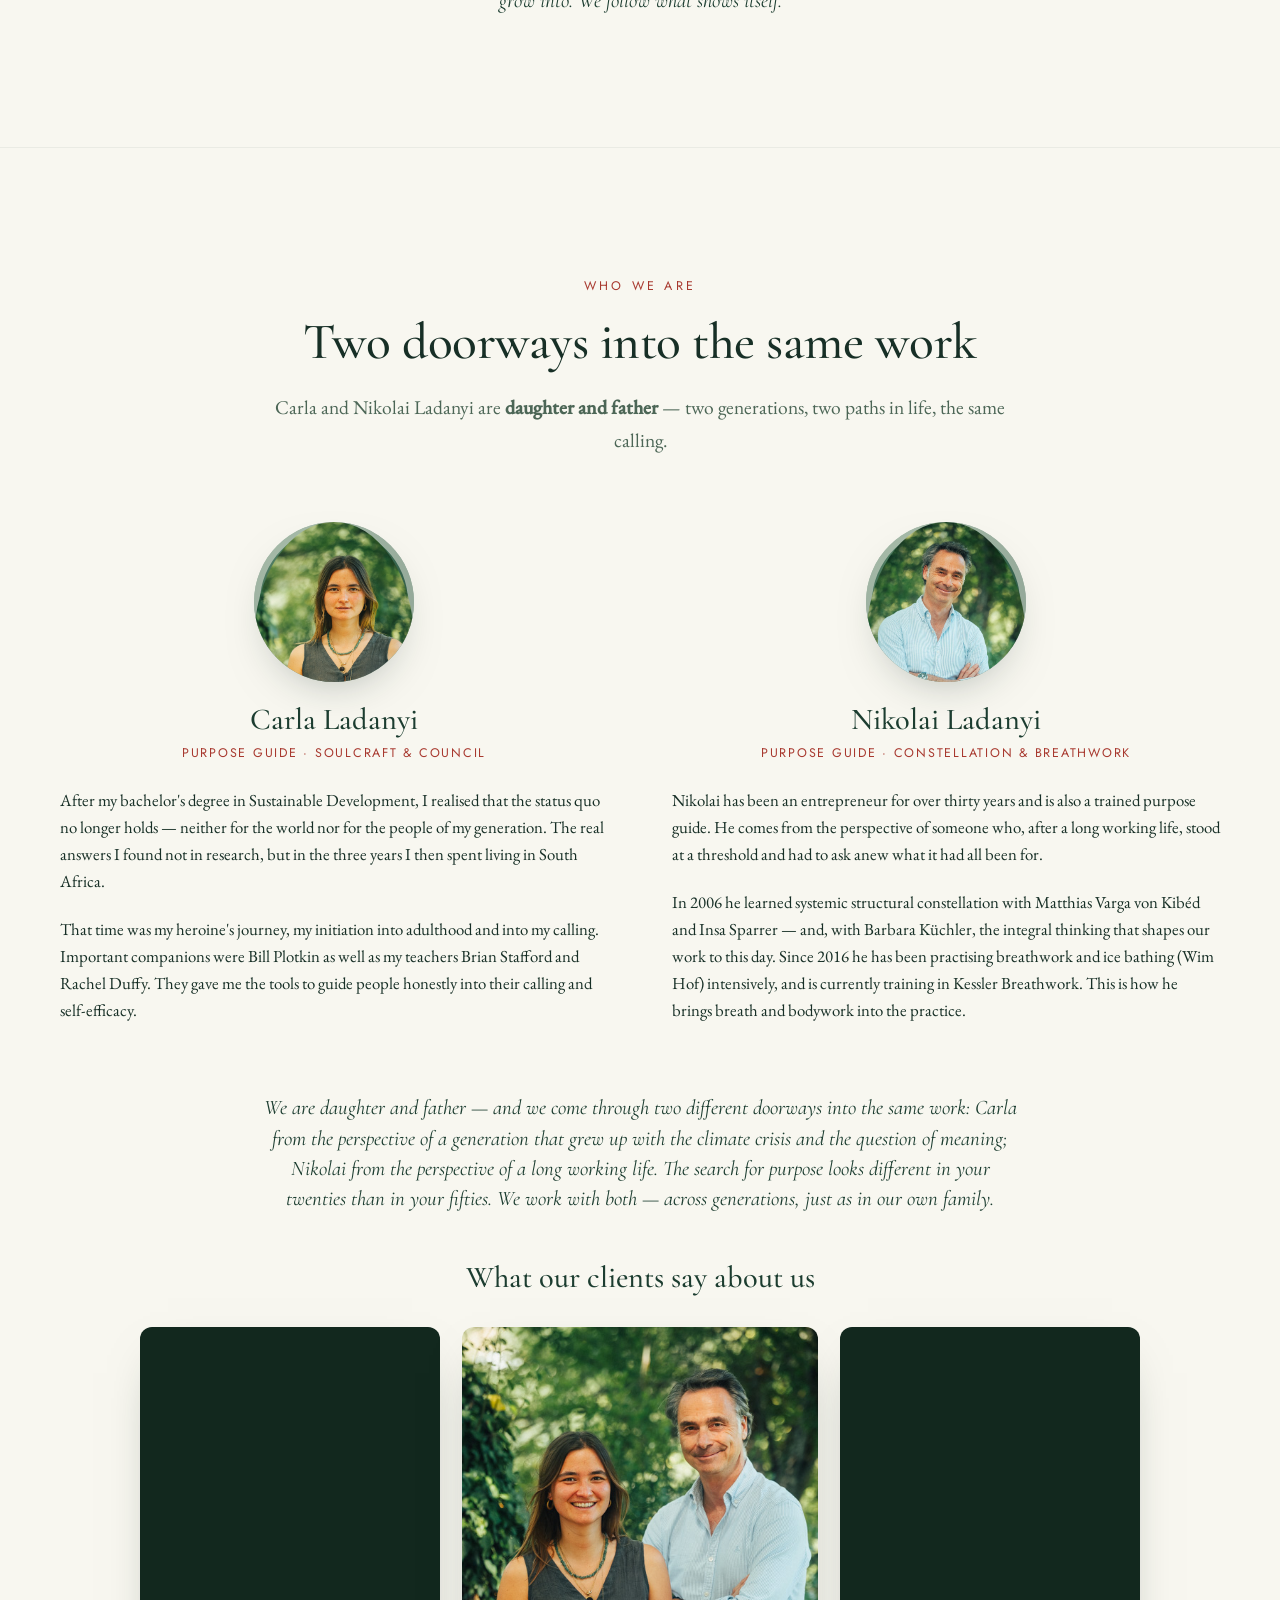
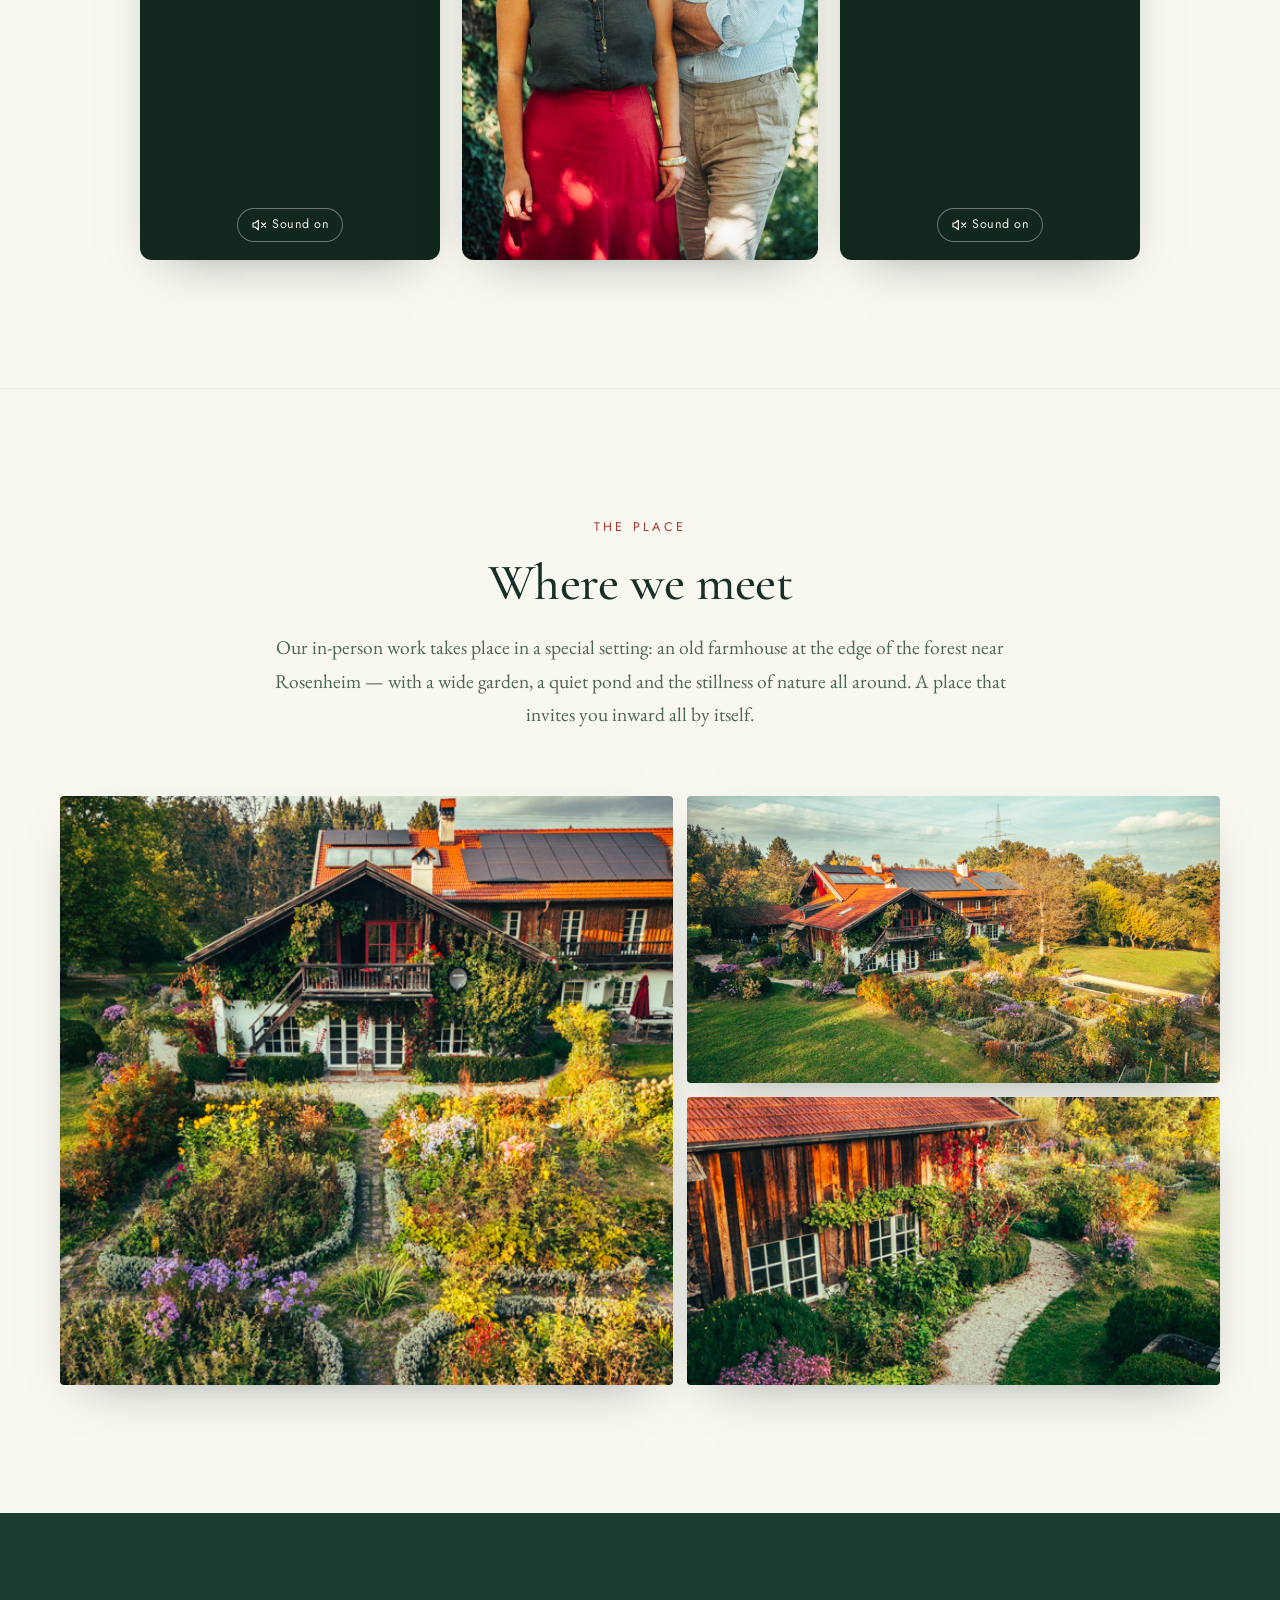
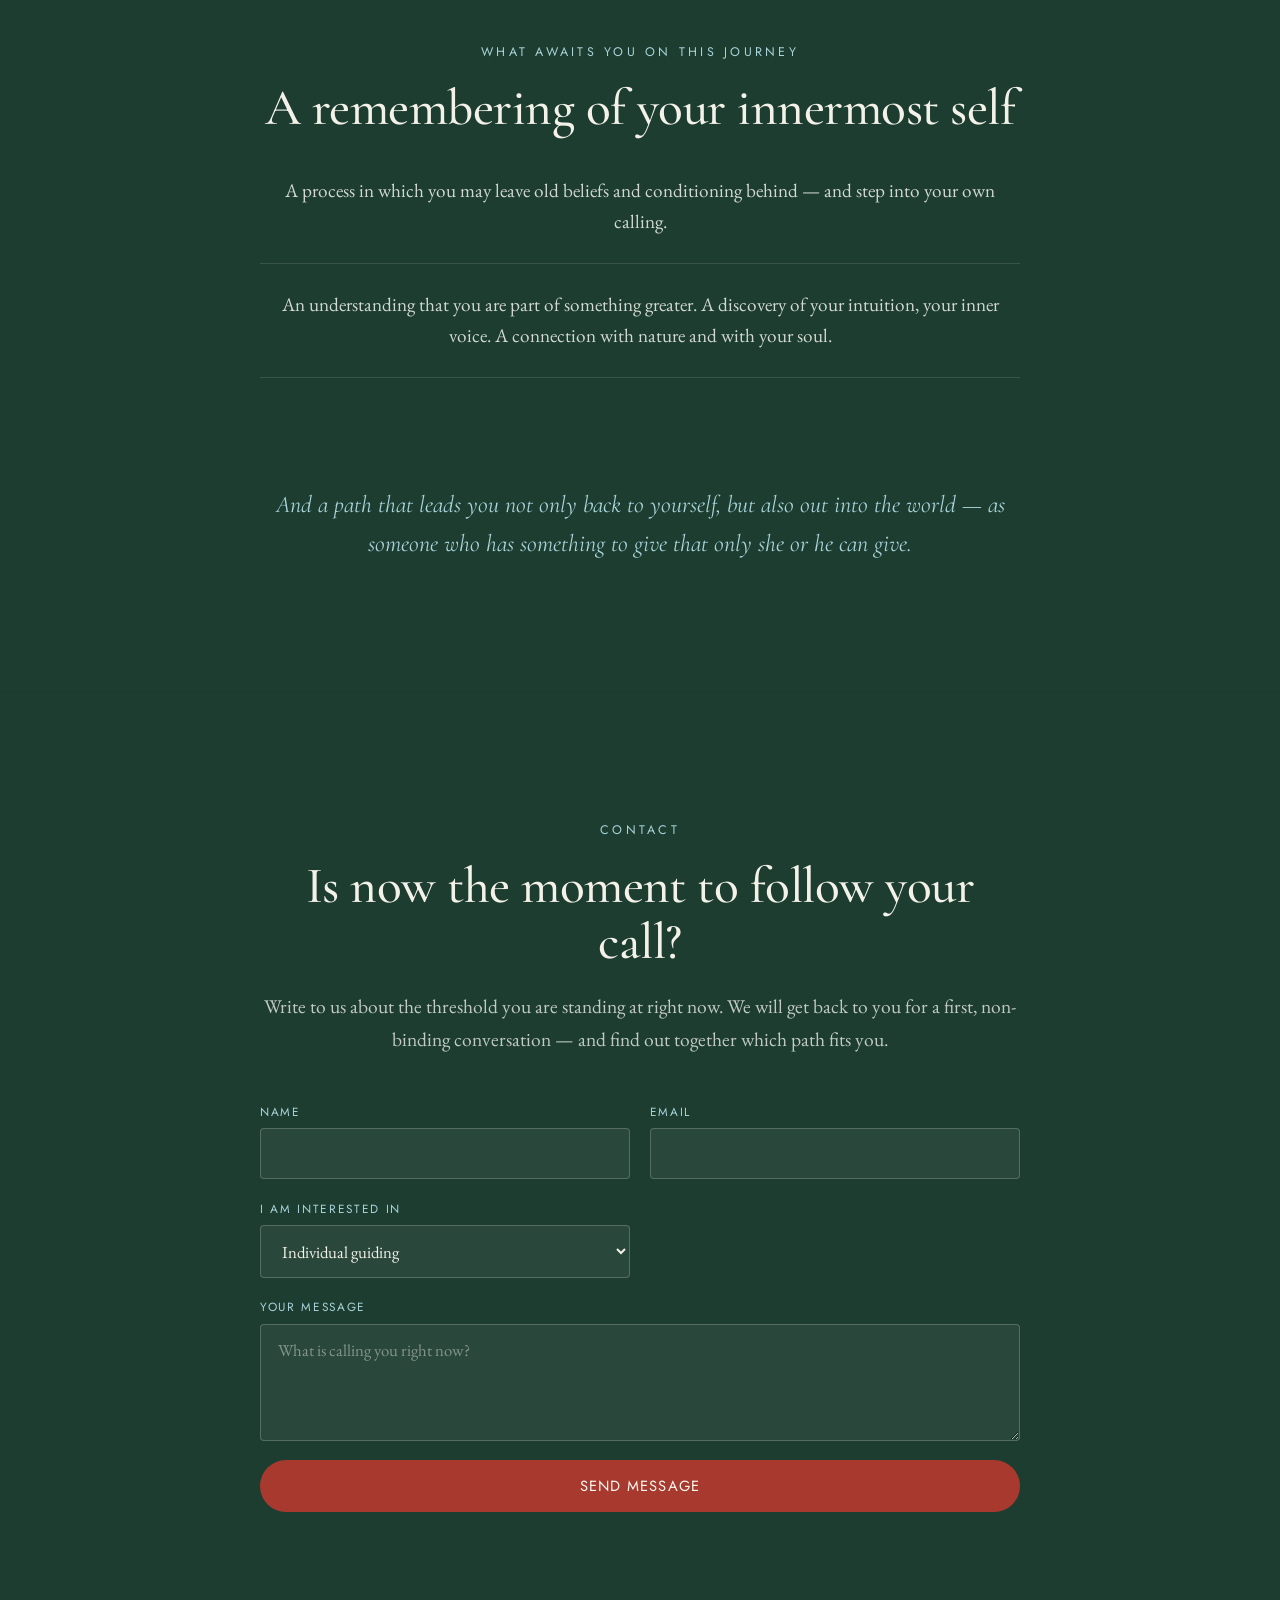
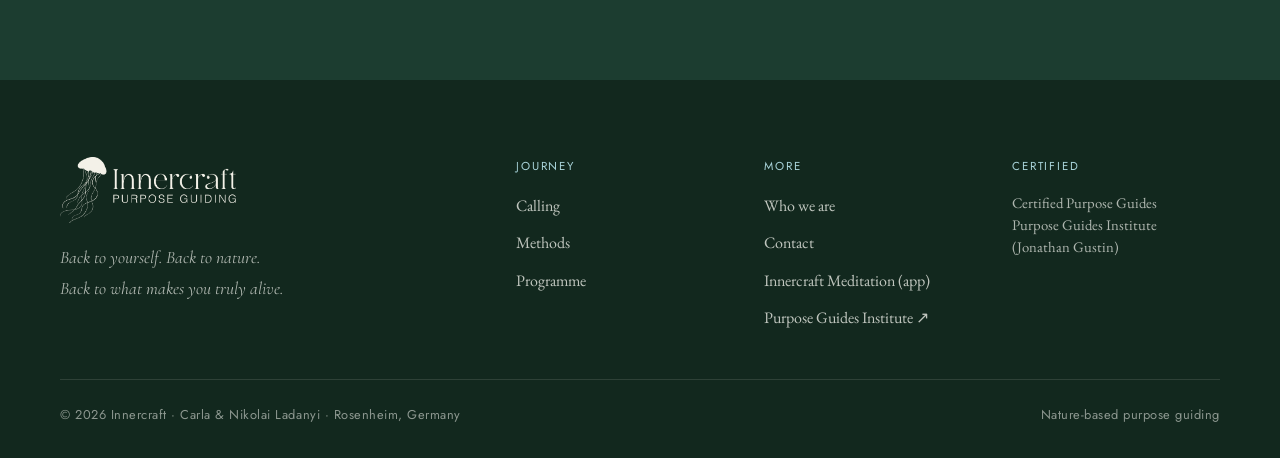
<file: en/index.html>
<!DOCTYPE html>
<html lang="en">
<head>
  <meta charset="UTF-8" />
  <meta name="viewport" content="width=device-width, initial-scale=1.0" />
  <title>Innercraft — Your Journey to Purpose · Purpose Guiding with Carla &amp; Nikolai Ladanyi</title>
  <meta name="description" content="Innercraft guides people on the path to their true calling — nature-based, grounded in depth psychology, and certified by the Purpose Guides Institute. Individual, group and intensive programmes in Rosenheim and online." />
  <meta name="author" content="Carla &amp; Nikolai Ladanyi · Innercraft" />

  <!-- Open Graph -->
  <meta property="og:title" content="Innercraft — Your Journey to Purpose" />
  <meta property="og:description" content="Nature-based purpose guiding in the tradition of Jonathan Gustin & Bill Plotkin. Back to yourself, back to nature, back to what makes you truly alive." />
  <meta property="og:type" content="website" />
  <meta property="og:locale" content="en_US" />

  <!-- Language versions -->
  <link rel="alternate" hreflang="de" href="../" />
  <link rel="alternate" hreflang="en" href="./" />
  <link rel="alternate" hreflang="fr" href="../fr/" />
  <link rel="alternate" hreflang="x-default" href="../" />

  <link rel="stylesheet" href="../fonts/fonts.css" />
  <link rel="stylesheet" href="../styles.css" />
  <link rel="icon" href="../media/favicon.svg" type="image/svg+xml" />
  <link rel="icon" href="../app/icons/icon-192.png" type="image/png" sizes="192x192" />
  <link rel="apple-touch-icon" href="../app/icons/icon-180.png" />
</head>
<body>
  <!-- Decorative grain overlay -->
  <div class="grain" aria-hidden="true"></div>

  <!-- ============ HEADER / NAV ============ -->
  <header class="site-header" id="top">
    <nav class="nav container">
      <a href="#top" class="brand" aria-label="Innercraft home">
        <span class="brand-logo" aria-hidden="true"></span>
      </a>

      <button class="nav-toggle" aria-expanded="false" aria-controls="nav-menu" aria-label="Open menu">
        <span></span><span></span><span></span>
      </button>

      <ul class="nav-menu" id="nav-menu">
        <li><a href="#calling">Calling</a></li>
        <li><a href="programm.html">Programme</a></li>
        <li><a href="#team">Who we are</a></li>
        <li><a href="#contact" class="nav-cta">Contact</a></li>
        <li class="lang-switch" aria-label="Language">
          <a href="../" data-lang-choice="de" lang="de" hreflang="de">DE</a><span aria-hidden="true">·</span><a href="./" data-lang-choice="en" class="is-current" lang="en" hreflang="en">EN</a><span aria-hidden="true">·</span><a href="../fr/" data-lang-choice="fr" lang="fr" hreflang="fr">FR</a>
        </li>
      </ul>
    </nav>
  </header>

  <main>
    <!-- ============ HERO ============ -->
    <section class="hero" aria-labelledby="hero-title">
      <div class="hero-scene" aria-hidden="true">
        <!-- Animated water world — will be replaced by media/hero.mp4 after the video shoot -->
        <div class="hero-water"></div>
        <!-- Hintergrund: Baum-Loop (eigene Datei, stumm in Dauerschleife) -->
        <div class="hero-loop">
          <video class="hero-loop-video" autoplay muted loop playsinline preload="auto" poster="../media/tree-loop-poster.jpg">
            <source src="../media/tree-loop.mp4" type="video/mp4" />
          </video>
        </div>
        <div class="hero-rays"></div>
        <div class="hero-particles">
          <span></span><span></span><span></span><span></span><span></span><span></span>
          <span></span><span></span><span></span><span></span><span></span><span></span>
        </div>
        <!-- AUSGEBLENDET: große Qualle im Hintergrund des Seitenkopfs (zum Reaktivieren Kommentar entfernen)
        <svg class="hero-jellyfish" viewBox="0 0 48 64"><use href="#jellyfish"></use></svg>
        -->
      </div>

      <div class="hero-content container">
        <p class="eyebrow reveal">Nature-based purpose guiding · Rosenheim &amp; online</p>
        <h1 id="hero-title" class="reveal">Do you long for more depth,<br />more clarity, more meaning?</h1>
        <p class="hero-lead reveal">
          There is a quiet longing inside you that won't let go — even when, from the outside,
          everything looks fine. We accompany you on the way back to yourself, back to nature,
          back to what makes you truly alive.
        </p>
        <div class="hero-actions reveal">
          <a href="#offerings" class="btn btn-primary">Begin the journey</a>
          <a href="#calling" class="btn btn-ghost">What we mean by calling</a>
        </div>
      </div>

      <a href="#calling" class="scroll-cue" aria-label="Scroll down">
        <span></span>
      </a>
    </section>

    <!-- ============ LONGING / QUESTIONS ============ -->
    <section class="questions" aria-label="Four questions">
      <div class="container">
        <ul class="question-list">
          <li class="reveal">Do you feel that things cannot go on the way they are?</li>
          <li class="reveal">A sense that there is more to discover than work, family and routine?</li>
          <li class="reveal">Are you being called by a longing inside you that will not fall silent?</li>
          <li class="reveal">Do you dream of a world in which people do what they are truly here for?</li>
        </ul>
      </div>
    </section>

    <!-- ============ FILM: Welcome-Loop als Video-Kachel, Klick = YouTube im Vollbild ============ -->
    <section class="film-section" aria-label="Video: Welcome to Innercraft">
      <div class="container">
        <button class="film-card reveal" type="button" data-yt="TySI2h76N6U" aria-label="Video: Welcome to Innercraft – Play video full screen with sound">
          <video autoplay muted loop playsinline preload="metadata" poster="../media/welcome-loop-poster.jpg" aria-hidden="true">
            <source src="../media/welcome-loop.mp4" type="video/mp4" />
          </video>
          <span class="film-text" aria-hidden="true">
            <span class="film-title">Welcome to Innercraft</span>
            <span class="film-sub">A glimpse into our work · watch with sound</span>
          </span>
          <span class="film-play" aria-hidden="true"></span>
        </button>
      </div>
    </section>

    <!-- ============ THE JELLYFISH — OUR SYMBOL ============ -->
    <section class="section section-jelly" id="jellyfish-symbol" aria-labelledby="qualle-title">
      <div class="jelly-scene" aria-hidden="true">
        <div class="hero-particles">
          <span></span><span></span><span></span><span></span><span></span><span></span>
          <span></span><span></span><span></span><span></span><span></span><span></span>
        </div>
      </div>
      <div class="container narrow center jelly-content">
        <img class="jelly-figure jelly-logo reveal" src="../media/qualle-animiert.svg" alt="" aria-hidden="true" />
        <p class="eyebrow light reveal">Our symbol</p>
        <h2 id="qualle-title" class="light reveal">The Jellyfish</h2>
        <div class="jelly-prose">
          <p class="reveal">
            The jellyfish doesn't need to go anywhere. It doesn't need to be anywhere.
            It is pure presence — carried by the water that holds it. A source of light in the deep.
          </p>
          <p class="reveal">
            For us, it is the most manifested form of the soul: absolute consciousness,
            floating in an element that remembers. Water is memory. Water is consciousness.
            Water is love.
          </p>
          <p class="jelly-closing reveal">If you stay with it long enough, you will find your soul.</p>
        </div>
      </div>
    </section>

    <!-- ============ WHAT WE MEAN BY CALLING ============ -->
    <section class="section section-cream" id="calling" aria-labelledby="calling-title">
      <div class="container narrow">
        <p class="eyebrow reveal">What we mean by calling</p>
        <h2 id="calling-title" class="reveal">Not the next career step.<br />Something older and deeper.</h2>

        <div class="prose reveal">
          <p>
            We don't mean a better-fitting job profile. We mean the patient discovery of the
            unique gifts you came into this world with — in connection with nature and with the
            greater whole you belong to. Calling, in this sense, is always both:
            <em>your own path</em> and a <em>contribution to a world in transition</em>.
          </p>
          <p>
            In a time when artificial intelligence is taking over more and more of the tasks we
            believed to be genuinely human, this question becomes more urgent, not less. What
            remains of us when calculating, writing and organising can be done by others? Our
            answer: that which makes us truly human — our capacity to feel, to dream, to create
            meaning, to enter into relationship.
          </p>
          <p>
            We believe that nature is our true origin and remains our real home. By understanding
            ourselves once again as part of a universe full of soul and meaning, we find the
            trail of our own destiny.
          </p>
        </div>

        <blockquote class="pull-quote reveal">
          Our work is to remind you that you came into this world with a unique calling — and
          that this calling serves not only you, but the greater whole to which you belong.
        </blockquote>
      </div>
    </section>

    <!-- ============ THE THREE MOVEMENTS ============ -->
    <!-- AUSGEBLENDET (Inhalt bleibt erhalten): Drei Bewegungen — Innercraft / Soulcraft / Worldcraft.
         Zum Reaktivieren die Kommentar-Klammern davor und danach entfernen.
    <section class="section section-forest" id="movements" aria-labelledby="movements-title">
      <div class="container">
        <div class="section-head center">
          <p class="eyebrow light reveal">How we work</p>
          <h2 id="movements-title" class="light reveal">Three movements that together form a path</h2>
          <p class="section-intro light reveal">
            Not a rigid sequence — some people need years in the first movement, others arrive
            with a clear vision and first have to learn to live it. But as an orientation,
            they help.
          </p>
        </div>

        <div class="movements">
          <article class="movement reveal">
            <span class="movement-num">01</span>
            <h3>Innercraft</h3>
            <p class="movement-sub">The work on the self</p>
            <p>
              Before you can meet your calling, you have to get to know the voices that have so
              far decided what is right for you. The achiever, the responsible one, the one who
              must never disappoint. These voices are not wrong — they have often carried you for
              years. But they are not you.
            </p>
          </article>

          <article class="movement reveal">
            <span class="movement-num">02</span>
            <h3>Soulcraft</h3>
            <p class="movement-sub">The work on the soul</p>
            <p>
              When the inner voices grow quieter, something else becomes audible: an older knowing
              of what you are here for. Bill Plotkin calls this layer <em>Soul</em> — the unique
              gesture with which every human being is sent into the world. We approach it through
              imagination, time in nature, the language of images and dreams.
            </p>
          </article>

          <article class="movement reveal">
            <span class="movement-num">03</span>
            <h3>Worldcraft</h3>
            <p class="movement-sub">The work in the world</p>
            <p>
              Recognising a calling is one thing. Living it in the midst of life — in
              relationships, in work, in the commitments that are already there — is another.
              It is not about starting a different life, but about shifting the weight within the
              life you have. What was first only function shall take on form.
            </p>
          </article>
        </div>
      </div>
    </section>
    -->

    <!-- ============ PURPOSE GUIDES / GUSTIN ============ -->
    <section class="section section-sand" id="purpose" aria-labelledby="purpose-title">
      <div class="container two-col">
        <div class="two-col-text">
          <p class="eyebrow reveal">Certified &amp; rooted in a tradition</p>
          <h2 id="purpose-title" class="reveal">Purpose guiding in the tradition of Jonathan Gustin</h2>
          <div class="prose reveal">
            <p>
              Our focus is on <strong>purpose guiding</strong> in the tradition of
              <strong>Jonathan Gustin</strong>, founder of the Purpose Guides Institute. We
              trained there as <strong>certified purpose guides</strong> — and work with the
              model that Gustin adopted from Ken Wilber and developed further:
            </p>
            <div class="triad" role="list">
              <div class="triad-item reveal" role="listitem">
                <span class="triad-kicker">Wake&nbsp;Up</span>
                <p>Awakening — recognising what lies beyond everyday consciousness.</p>
              </div>
              <div class="triad-item reveal" role="listitem">
                <span class="triad-kicker">Grow&nbsp;Up</span>
                <p>Maturing — responsibility, self-efficacy, adult strength.</p>
              </div>
              <div class="triad-item reveal" role="listitem">
                <span class="triad-kicker">Show&nbsp;Up</span>
                <p>Stepping into the world — embodying your calling.</p>
              </div>
            </div>
            <p>
              <a href="https://www.purposeguides.org/" target="_blank" rel="noopener" class="text-link">
                More about the Purpose Guides Institute →
              </a>
            </p>
          </div>
        </div>
        <aside class="cert-card reveal" aria-label="Certification">
          <svg viewBox="0 0 48 64" width="48" height="64" aria-hidden="true"><use href="#jellyfish"></use></svg>
          <p class="cert-title">Certified Purpose Guides</p>
          <p class="cert-body">
            Carla &amp; Nikolai Ladanyi are trained purpose guides; Carla is a certified Purpose Guide
            of the Purpose Guides Institute (Jonathan Gustin).
          </p>
          <p class="cert-lineage">In the lineage of Bill Plotkin · Jonathan Gustin · Rachel Duffy</p>
        </aside>
      </div>
    </section>

    <!-- ============ OFFERINGS ============ -->
    <section class="section section-sand" id="offerings" aria-labelledby="offerings-title">
      <div class="container">
        <div class="section-head center">
          <p class="eyebrow reveal">Our offerings</p>
          <h2 id="offerings-title" class="reveal">Two ways of working with us</h2>
          <p class="section-intro reveal">
            What they all share is the structure of the journey: we begin with the work on the
            self, move into the depth of the soul, and return to the world with what we have found.
          </p>
        </div>

        <div class="offers">
          <!-- Individual guiding -->
          <article class="offer reveal">
            <img class="offer-photo" src="../media/einzelguiding-wald.jpg" alt="One-to-one guiding in the forest" loading="lazy" />
            <div class="offer-head">
              <h3>Individual guiding</h3>
              <p class="offer-tagline">Your journey to purpose</p>
            </div>
            <p class="offer-body">
              A six-month journey in twelve modules — one-on-one with Carla or Nikolai. From the
              conditioning at the beginning, through the <em>SoulQuest</em> ceremony in the middle,
              to integration and embodiment in everyday life. Alongside, you set up a soul circle.
            </p>
            <ul class="offer-facts">
              <li><span>Duration</span> 6 months · 12 modules</li>
              <li><span>Deepening</span> 3–5 hrs of soul work / week</li>
              <li><span>Format</span> online or in Rosenheim</li>
              <li><span>Guidance</span> Carla or Nikolai</li>
              <li><span>Investment</span> €75 per hour (60 min)</li>
              <li><span>Day retreats</span> group programme only</li>
            </ul>
            <a href="#contact" class="btn btn-outline">Enquire</a>
          </article>

          <!-- Group guiding -->
          <article class="offer offer-featured reveal">
            <span class="offer-badge">Walking together</span>
            <img class="offer-photo" src="../media/gruppenguiding-raum.jpg" alt="Group guiding in the seminar room" loading="lazy" />
            <div class="offer-head">
              <h3>Group guiding</h3>
              <p class="offer-tagline">The journey to purpose, together</p>
            </div>
            <p class="offer-body">
              The same six-month journey as the individual guiding — but in the company of other
              seekers. What you discover in yourself becomes visible in the mirror of the others,
              and you become a witness to their journey, as they do to yours.
            </p>
            <ul class="offer-facts">
              <li><span>Duration</span> 6 months · 12 modules</li>
              <li><span>Meetings</span> 1× / month in person (mostly Sun) · 1× online</li>
              <li><span>Deepening</span> 3–5 hrs of soul work / week</li>
              <li><span>Guidance</span> Carla &amp; Nikolai together</li>
              <li><span>Investment</span> €180–260 / month (6 months) + €120–180 ceremony weekend</li>
            </ul>
            <div class="offer-actions">
              <button class="btn btn-outline" type="button" data-modal-open="modal-gruppenguiding">Details</button>
              <a href="#contact" class="btn btn-primary">Enquire</a>
            </div>
          </article>

          <!-- AUSGEBLENDET (noch kein Produkt): Intensive programme — zum Reaktivieren Kommentar entfernen
          <article class="offer reveal">
            <div class="offer-head">
              <h3>Intensive programme</h3>
              <p class="offer-tagline">Your compass in your twenties</p>
            </div>
            <p class="offer-body">
              Three intensive weekends in three months, developed by Carla for her generation.
              Its architecture is based on Jonathan Gustin's model: <em>Wake Up — Grow Up — Show Up</em>,
              with a SoulQuest ceremony on the third weekend. Optionally one year of mentorship.
            </p>
            <ul class="offer-facts">
              <li><span>Duration</span> 3 weekends / 3 months</li>
              <li><span>Extra</span> optional 1 year of mentorship</li>
              <li><span>Format</span> Rosenheim or in nature</li>
              <li><span>Guidance</span> Carla</li>
              <li><span>Investment</span> on request</li>
            </ul>
            <a href="#contact" class="btn btn-outline">Enquire</a>
          </article>
          -->
        </div>
        <p class="program-link reveal"><a href="programm.html" class="text-link">All dates &amp; details in the programme →</a></p>
      </div>
    </section>

    <!-- ============ OUR METHODS ============ -->
    <section class="section section-cream" id="methods" aria-labelledby="methods-title">
      <div class="container">
        <div class="section-head center">
          <p class="eyebrow reveal">Our methods</p>
          <h2 id="methods-title" class="reveal">Three levels — because a human being is not only mind</h2>
          <p class="section-intro reveal">
            We work on three levels: soul, mind and body.
            On each one we stand in a tradition — with teachers whose tools we use ourselves today.
          </p>
        </div>

        <div class="levels-grid">
          <article class="level-card reveal">
            <img class="level-photo" src="../media/soulcraft.jpg" alt="Walking together in nature" loading="lazy" style="object-position:center 45%" />
            <div class="level-body">
              <p class="level-label"><span class="level-num">01</span> Level · Soul</p>
              <h3>Listening for the call</h3>
              <p class="level-lead">Where the question of your calling finds its answer: in nature, in silence, in the circle.</p>
              <ul class="practice-list">
              <li><h4>Soulwalks</h4><p class="method-lineage">after Bill Plotkin</p><p>Alone in nature with a question in your heart. Nature answers in images, encounters and silence.</p></li>
              <li><h4>Soul meditations</h4><p>Guided meditations that open contact with your own depth and connect you with what is truly calling you.</p></li>
              </ul>
            </div>
          </article>

          <article class="level-card reveal">
            <img class="level-photo" src="../media/_BEN0859_web.jpg" alt="Nikolai, calm and attentive in the garden" loading="lazy" style="object-position:center 18%" />
            <div class="level-body">
              <p class="level-label"><span class="level-num">02</span> Level · Mind</p>
              <h3>Understanding the inner voices</h3>
              <p class="level-lead">What holds you back wants to be heard. Here we make sense of what shows up on the journey.</p>
              <ul class="practice-list">
              <li><h4>Internal Family Systems</h4><p class="method-lineage">Richard Schwartz</p><p>What we experience as personality is a multitude of inner parts, each with its own concern and story. IFS gets to know them without fighting them. Clinically validated.</p></li>
              <li><h4>Reflection &amp; integration</h4><p>Personal written reflections help you make sense of your experiences and carry them into everyday life.</p></li>
              </ul>
            </div>
          </article>

          <article class="level-card reveal">
            <img class="level-photo" src="../media/_BEN1657-Edit_web.jpg" alt="In the forest, fully in the moment" loading="lazy" style="object-position:center 40%" />
            <div class="level-body">
              <p class="level-label"><span class="level-num">03</span> Level · Body</p>
              <h3>Arriving in the body</h3>
              <p class="level-lead">Much of what we know, the body has long known. That is why it is not at the edge of our work, but at its centre.</p>
              <ul class="practice-list">
              <li><h4>Body psychotherapy</h4><p>What the body holds on to is allowed to show itself. We work with sensation, posture and movement.</p></li>
              <li><h4>Dance</h4><p>Free, mindful movement that expresses what has no words yet.</p></li>
              <li><h4>Breath</h4><p>Breathwork that calms, opens and brings you fully into the present.</p></li>
              </ul>
            </div>
          </article>
        </div>

        <article class="circle-card reveal">
          <img class="circle-photo" src="../media/council-kreis.jpg" alt="Council circle on the meadow" loading="lazy" />
          <div class="circle-body">
            <p class="level-label">What connects all three levels</p>
            <h3>Council &amp; group work</h3>
            <p class="method-lineage">Ojai Foundation · indigenous lineage</p>
            <p>No one walks the path of Purpose Guiding alone. In council we speak and listen from the heart, keep to what matters and stay with what is present. In the group, what stays hidden alone becomes visible, and you witness the journey of others as they witness yours. The circle holds all three levels.</p>
          </div>
        </article>

        <p class="methods-note reveal">
          These methods are not techniques you learn once and then apply. They are practices —
          things you grow into. We follow what shows itself.
        </p>
      </div>
    </section>

    <!-- Vorerst ausgeblendet (hidden) — zum Wiedereinblenden das Attribut „hidden“ entfernen -->
    <!-- ============ MEDITATION APP ============ -->
    <section class="section section-forest" id="meditation" aria-labelledby="meditation-title" hidden>
      <div class="container narrow center">
        <div class="meditation-mark reveal" aria-hidden="true">
          <svg viewBox="0 0 48 48" width="64" height="64"><use href="#gong-mark"></use></svg>
        </div>
        <p class="eyebrow light reveal">Your daily practice · free</p>
        <h2 id="meditation-title" class="light reveal">The Innercraft Meditation</h2>
        <p class="section-intro light reveal">
          The path to your calling begins in silence. Our guided meditation accompanies you
          every morning: an opening meditation, silence with gentle prompts — and a gong that
          releases you into your day, present and prepared.
        </p>
        <div class="meditation-actions reveal">
          <a href="../app/?lang=en" class="btn btn-primary">Start meditating</a>
        </div>
        <p class="meditation-tiers light reveal">
          <strong>Free</strong> — one meditation every day. Or unlock the <strong>7-day journey</strong>
          with a different theme each day, right in the app with your email.
        </p>
        <p class="meditation-hint reveal">
          Right in your browser, no sign-up. Tip for iPhone: in Safari, use
          “Share → Add to Home Screen” to turn the meditation into an app.
        </p>
      </div>
    </section>

    <!-- ============ WHO WE ARE ============ -->
    <section class="section section-cream" id="team" aria-labelledby="team-title">
      <div class="container">
        <div class="section-head center">
          <p class="eyebrow reveal">Who we are</p>
          <h2 id="team-title" class="reveal">Two doorways into the same work</h2>
          <p class="section-intro reveal">
            Carla and Nikolai Ladanyi are <strong>daughter and father</strong> —
            two generations, two paths in life, the same calling.
          </p>
        </div>

        <div class="team">
          <article class="person reveal">
            <div class="person-portrait"><img src="../media/_BEN1068_web.jpg" alt="Carla Ladanyi" loading="lazy" style="object-position:center 22%" /></div>
            <h3>Carla Ladanyi</h3>
            <p class="person-role">Purpose Guide · Soulcraft &amp; Council</p>
            <div class="prose">
              <p>
                After my bachelor's degree in Sustainable Development, I realised that the status
                quo no longer holds — neither for the world nor for the people of my generation.
                The real answers I found not in research, but in the three years I then spent
                living in South Africa.
              </p>
              <p>
                That time was my heroine's journey, my initiation into adulthood and into my
                calling. Important companions were Bill Plotkin as well as my teachers Brian
                Stafford and Rachel Duffy. They gave me the tools to guide people honestly into
                their calling and self-efficacy.
              </p>
            </div>
          </article>

          <article class="person reveal">
            <div class="person-portrait"><img src="../media/_BEN0833_web.jpg" alt="Nikolai Ladanyi" loading="lazy" style="object-position:center 18%" /></div>
            <h3>Nikolai Ladanyi</h3>
            <p class="person-role">Purpose Guide · Constellation &amp; Breathwork</p>
            <div class="prose">
              <p>
                Nikolai has been an entrepreneur for over thirty years and is also a trained
                purpose guide. He comes from the perspective of someone who, after a long working
                life, stood at a threshold and had to ask anew what it had all been for.
              </p>
              <p>
                In 2006 he learned systemic structural constellation with Matthias Varga von Kibéd
                and Insa Sparrer — and, with Barbara Küchler, the integral thinking that shapes
                our work to this day. Since 2016 he has been practising breathwork and ice
                bathing (Wim Hof) intensively, and is currently training in Kessler Breathwork.
                This is how he brings breath and bodywork into the practice.
              </p>
            </div>
          </article>
        </div>

        <p class="team-note reveal">
          We are daughter and father — and we come through two different doorways into the same
          work: Carla from the perspective of a generation that grew up with the climate crisis
          and the question of meaning; Nikolai from the perspective of a long working life.
          The search for purpose looks different in your twenties than in your fifties.
          We work with both — across generations, just as in our own family.
        </p>

        <!-- Testimonials: zwei Hochkant-Clips (YouTube Shorts) links und rechts vom Team-Foto;
             laufen stumm in Dauerschleife, Klick schaltet nur den Ton an/aus -->
        <div class="testimonial-row reveal">
          <h3 class="testimonial-head">What our clients say about us</h3>
          <div class="testimonial-clip" data-yt="oXYVyMRLbpE">
            <div class="testimonial-player"></div>
            <button class="testimonial-sound" type="button" aria-pressed="false" aria-label="Client testimonial: turn sound on and off (1)" data-on="Sound on" data-off="Sound off">
              <span class="ts-badge"><svg class="ic-muted" viewBox="0 0 24 24" width="16" height="16" fill="none" stroke="currentColor" stroke-width="1.8" stroke-linecap="round" stroke-linejoin="round" aria-hidden="true"><path d="M11 5 6 9H3v6h3l5 4z"/><path d="M22 9l-6 6M16 9l6 6"/></svg><svg class="ic-sound" viewBox="0 0 24 24" width="16" height="16" fill="none" stroke="currentColor" stroke-width="1.8" stroke-linecap="round" stroke-linejoin="round" aria-hidden="true"><path d="M11 5 6 9H3v6h3l5 4z"/><path d="M15.5 8.5a5 5 0 0 1 0 7M18.5 5.5a9 9 0 0 1 0 13"/></svg><span class="ts-label">Sound on</span></span>
            </button>
          </div>
          <figure class="testimonial-photo"><img src="../media/_BEN0957_web.jpg" alt="Carla and Nikolai Ladanyi in the garden" loading="lazy" /></figure>
          <div class="testimonial-clip" data-yt="XDf6_qQjNnA">
            <div class="testimonial-player"></div>
            <button class="testimonial-sound" type="button" aria-pressed="false" aria-label="Client testimonial: turn sound on and off (2)" data-on="Sound on" data-off="Sound off">
              <span class="ts-badge"><svg class="ic-muted" viewBox="0 0 24 24" width="16" height="16" fill="none" stroke="currentColor" stroke-width="1.8" stroke-linecap="round" stroke-linejoin="round" aria-hidden="true"><path d="M11 5 6 9H3v6h3l5 4z"/><path d="M22 9l-6 6M16 9l6 6"/></svg><svg class="ic-sound" viewBox="0 0 24 24" width="16" height="16" fill="none" stroke="currentColor" stroke-width="1.8" stroke-linecap="round" stroke-linejoin="round" aria-hidden="true"><path d="M11 5 6 9H3v6h3l5 4z"/><path d="M15.5 8.5a5 5 0 0 1 0 7M18.5 5.5a9 9 0 0 1 0 13"/></svg><span class="ts-label">Sound on</span></span>
            </button>
          </div>
        </div>
      </div>
    </section>

    <!-- ============ THE PLACE ============ -->
    <section class="section section-cream" id="place" aria-labelledby="ort-title">
      <div class="container">
        <div class="section-head center">
          <p class="eyebrow reveal">The place</p>
          <h2 id="ort-title" class="reveal">Where we meet</h2>
          <p class="section-intro reveal">
            Our in-person work takes place in a special setting: an old farmhouse at the
            edge of the forest near Rosenheim — with a wide garden, a quiet pond and the
            stillness of nature all around. A place that invites you inward all by itself.
          </p>
        </div>
        <div class="place-gallery reveal">
          <figure class="place-main"><img src="../media/ort-haus-garten.jpg" alt="The house at the seminar place with its blooming garden" loading="lazy" /></figure>
          <figure><img src="../media/ort-ueberblick.jpg" alt="View over house, garden and meadow at the seminar place" loading="lazy" /></figure>
          <figure><img src="../media/ort-gartenweg.jpg" alt="Garden path by the old wooden barn" loading="lazy" style="object-position:center 55%" /></figure>
        </div>
      </div>
    </section>

    <!-- ============ WHAT AWAITS YOU ============ -->

    <section class="section section-forest" id="awaits" aria-labelledby="awaits-title">
      <div class="container narrow center">
        <p class="eyebrow light reveal">What awaits you on this journey</p>
        <h2 id="awaits-title" class="light reveal">A remembering of your innermost self</h2>
        <div class="expect-list">
          <p class="reveal">A process in which you may leave old beliefs and conditioning behind — and step into your own calling.</p>
          <p class="reveal">An understanding that you are part of something greater. A discovery of your intuition, your inner voice. A connection with nature and with your soul.</p>
          <p class="reveal">A remembering of your innermost self. Of the reason you were born.</p>
          <p class="reveal">And a path that leads you not only back to yourself, but also out into the world — as someone who has something to give that only she or he can give.</p>
        </div>
      </div>
    </section>

    <!-- ============ CONTACT ============ -->
    <section class="section section-forest" id="contact" aria-labelledby="contact-title">
      <div class="container narrow center">
        <p class="eyebrow light reveal">Contact</p>
        <h2 id="contact-title" class="light reveal">Is now the moment to follow your call?</h2>
        <p class="section-intro light reveal">
          Write to us about the threshold you are standing at right now. We will get back to you
          for a first, non-binding conversation — and find out together which path fits you.
        </p>

        <form class="contact-form reveal" id="contact-form" novalidate>
          <div class="field">
            <label for="name">Name</label>
            <input type="text" id="name" name="name" autocomplete="name" required />
          </div>
          <div class="field">
            <label for="email">Email</label>
            <input type="email" id="email" name="email" autocomplete="email" required />
          </div>
          <div class="field">
            <label for="interest">I am interested in</label>
            <select id="interest" name="interest">
              <option>Individual guiding</option>
              <option>Group guiding</option>
              <!-- <option>Intensive programme (twenties)</option> -->
              <option>A first conversation</option>
            </select>
          </div>
          <div class="field field-full">
            <label for="message">Your message</label>
            <textarea id="message" name="message" rows="4" placeholder="What is calling you right now?"></textarea>
          </div>
          <div class="field field-full">
            <button type="submit" class="btn btn-primary">Send message</button>
            <p class="form-status" id="form-status" role="status" aria-live="polite"></p>
          </div>
        </form>
      </div>
    </section>
  </main>

  <!-- ============ FOOTER ============ -->
  <footer class="site-footer">
    <div class="container footer-grid">
      <div class="footer-brand">
        <span class="brand-logo brand-logo-footer" role="img" aria-label="Innercraft · Purpose Guiding"></span>
        <p class="footer-claim">Back to yourself. Back to nature. Back to what makes you truly alive.</p>
      </div>
      <nav class="footer-nav" aria-label="Footer">
        <p class="footer-head">Journey</p>
        <a href="#calling">Calling</a>
        <!-- <a href="#movements">Movements</a> -->
        <a href="#methods">Methods</a>
        <a href="programm.html">Programme</a>
      </nav>
      <nav class="footer-nav" aria-label="More">
        <p class="footer-head">More</p>
        <a href="#team">Who we are</a>
        <a href="#contact">Contact</a>
        <a href="../app/?lang=en">Innercraft Meditation (app)</a>
        <a href="https://www.purposeguides.org/" target="_blank" rel="noopener">Purpose Guides Institute ↗</a>
      </nav>
      <div class="footer-nav">
        <p class="footer-head">Certified</p>
        <p class="footer-cert">Certified Purpose Guides<br />Purpose Guides Institute<br />(Jonathan Gustin)</p>
      </div>
    </div>
    <div class="container footer-bottom">
      <p>© <span id="year"></span> Innercraft · Carla &amp; Nikolai Ladanyi · Rosenheim, Germany</p>
      <p>Nature-based purpose guiding</p>
    </div>
  </footer>

  <!-- ============ SVG SPRITE: DIE QUALLE ============ -->
  <svg width="0" height="0" style="position:absolute" aria-hidden="true">
    <symbol id="jellyfish" viewBox="0 0 1114 1564">
      <!-- Qualle aus dem Innercraft-Logo; die Tentakel wiegen sich sanft -->
      <g fill="currentColor" fill-rule="evenodd">
        <path d="M 544.7 291.7 C 544.5 291.8, 547.2 300.4, 550.6 310.7 C 563.5 349.3, 565.4 361.4, 565.5 405.5 C 565.5 445.5, 562.6 469.7, 553.4 508 C 530 605.6, 479.6 698.8, 418.3 758 C 391.4 784, 367.7 801, 297.5 844.3 C 228 887.2, 200.2 908.4, 181.5 932.5 C 167.7 950.4, 159.4 969.6, 158.8 985.5 C 158.3 995.3, 160.2 992.9, 163.6 979.1 C 168.7 958.2, 180.4 938.8, 199.5 919.5 C 218.5 900.2, 238.5 886.1, 287 857.5 C 410.8 784.5, 467.2 728.8, 515 631.8 C 568.1 524.3, 585.8 422.2, 566.4 335.2 C 563.4 321.5, 554.5 293.6, 552.7 292.2 C 551.6 291.4, 545.4 290.9, 544.7 291.7 M 589.6 315.8 C 589.3 316.4, 591.5 322.9, 594.5 330.4 C 618.6 390.6, 628.2 467, 622.5 555 C 620.1 592.6, 619.7 594.4, 612.3 604.9 C 594.7 630.1, 570.7 654.5, 530.5 688.1 C 492.7 719.7, 478.9 733.8, 465.8 754 C 448.2 781, 437 817, 435 852.5 C 434 870.7, 433.9 871.3, 427.7 879.7 C 409.9 903.8, 383.5 929.2, 360.5 944.3 C 332.8 962.4, 313.2 970.4, 236.1 994.5 C 172.7 1014.3, 138.4 1033.2, 112.8 1062.4 C 77.2 1103.1, 67.1 1148.4, 85.5 1185.5 C 90.8 1196.3, 95.3 1202, 97 1200.4 C 97.9 1199.5, 97 1196.9, 93.1 1189.4 C 69.6 1143.8, 89.7 1085.3, 142 1046.8 C 166.6 1028.7, 192.1 1017.7, 256 997.6 C 322.9 976.6, 345.8 966.5, 373.9 945.5 C 390.3 933.3, 416.4 907.9, 430.7 890.3 C 432 888.7, 432.1 889.3, 431.5 895.9 C 427.7 939.6, 394.8 986.1, 347.7 1014 C 342.1 1017.4, 322.6 1027.6, 304.5 1036.7 C 246.1 1066, 228.3 1077.4, 208.9 1097.7 C 187.2 1120.5, 177.1 1148.4, 179.5 1179.6 C 180 1186.8, 180.7 1189.6, 182.2 1191.6 C 185.3 1195.5, 186.1 1193.3, 184.8 1183.7 C 180.9 1154.8, 195.9 1118.8, 223 1092 C 242.5 1072.6, 254.9 1065, 314 1036.1 C 365.8 1010.8, 388 994.8, 408 968.2 C 423.6 947.4, 430.8 930.1, 437.1 898.6 C 442.3 872.2, 444.6 867.6, 473.5 824.5 C 514.4 763.7, 544 725, 593 668.6 C 611.1 647.6, 611.3 647.6, 605.5 669.6 C 597.9 698.1, 589.6 720.4, 568.3 769.5 C 543.3 827, 538.1 840.6, 532 865 C 529.8 873.7, 526.8 884.6, 525.4 889.2 L 522.8 897.5 504.6 916 C 474.5 946.5, 465.9 960.2, 441.5 1017.5 C 435.6 1031.2, 427.4 1049.6, 423.2 1058.3 C 417.7 1069.9, 415.9 1074.3, 416.8 1075.2 C 419.3 1077.7, 432.4 1052.8, 445.8 1019.9 C 465.1 972.7, 480.1 948.3, 506.4 921.2 C 521.3 905.9, 521.1 905.8, 518 930.4 C 515.4 950.7, 515.6 958.1, 519 992 C 520.1 1002.7, 521 1012.4, 521 1013.6 C 521 1014.9, 512.4 1024.7, 495.9 1042.1 C 453.7 1086.4, 445.1 1097.7, 412 1152.5 C 390.3 1188.4, 379 1204.9, 363.8 1222.6 C 356.8 1230.8, 355.6 1231.8, 351.8 1232.4 C 315.6 1238.2, 287.6 1241.4, 245.5 1244.5 C 168.9 1250.1, 143 1255.5, 106.9 1273.6 C 66 1294, 31.6 1331.3, 22.4 1365 C 19.9 1374.1, 19.8 1392.2, 22.2 1394.6 C 24.5 1396.9, 24.7 1396.1, 25.4 1383 C 27.7 1334.7, 72.4 1288.2, 136.9 1267 C 169.7 1256.2, 199 1251.8, 273 1246.5 C 305.8 1244.1, 342.7 1240.6, 345.8 1239.5 C 348.6 1238.5, 344.6 1243, 330.3 1257.1 C 313 1274.2, 298.5 1286.3, 273 1305.3 C 262.8 1312.8, 246.2 1325.2, 236 1332.7 C 219.7 1344.8, 215.6 1348.8, 219.6 1348.4 C 221.3 1348.2, 258.7 1321.8, 280.5 1305.4 C 309.9 1283.4, 327 1268.9, 344 1251.8 C 361.4 1234.3, 358.3 1235.9, 381.8 1231 C 439.8 1218.9, 492.7 1181.6, 514.5 1137.5 C 527.7 1110.8, 529.4 1101.4, 529.5 1055.4 L 529.5 1018.2 540 1006.5 C 567.4 976.1, 587.8 942.7, 599.1 910.2 C 605.2 892.5, 606.7 885.6, 610 861.6 C 614.4 829.1, 609.1 836.9, 651.5 800.3 C 667.7 786.4, 686.1 763.8, 691.1 751.9 C 695.7 740.7, 694.2 762, 689 780.4 C 685.1 794.3, 678.2 809.8, 660.5 844.5 C 630.1 904.1, 625.2 919.9, 626.3 954.9 C 627 976.5, 628.9 986.2, 639.9 1025.8 C 648.6 1057, 651.3 1068.1, 650.8 1070.5 C 650.6 1071.4, 644.8 1074.5, 636.6 1078.1 C 593.5 1096.6, 562.4 1120.1, 543.3 1148.5 C 532.5 1164.6, 524.8 1184.8, 518 1215 C 503.5 1279.6, 496.7 1297, 478.5 1315.5 C 463.5 1330.8, 447.9 1338.6, 408.5 1350.5 C 365.4 1363.6, 351.4 1370.8, 331.3 1390.3 C 305.4 1415.5, 294.3 1445.6, 303.5 1465.8 C 306.4 1472.1, 308.5 1472, 307 1465.5 C 303 1448.3, 308.5 1425.3, 320.6 1408.3 C 339.9 1381.3, 360.5 1368.7, 411.1 1353.2 C 455.2 1339.6, 473.1 1330, 488.2 1311.3 C 504.7 1291, 510 1277.8, 523.5 1223.5 C 528.1 1204.8, 533.3 1185.4, 535 1180.5 C 549.2 1139.5, 573 1115.3, 623.5 1090.5 C 640.7 1082, 650.9 1077.6, 651.6 1078.3 C 655.9 1082.5, 656.8 1131.8, 653.1 1156 C 638.9 1249.7, 582.3 1337.4, 501.2 1391.1 C 478.9 1405.9, 462.4 1413.7, 405 1437 C 320.8 1471.1, 288.4 1488.3, 262.1 1512.6 C 249.8 1523.9, 237 1542.3, 240.4 1543.6 C 244.6 1545.2, 247.4 1543.6, 251 1537.2 C 267.8 1507.5, 302.2 1486, 394 1448.2 C 494.3 1406.8, 522.3 1390.9, 558.5 1354.5 C 633.5 1279.3, 671.4 1176.2, 660.7 1076.6 C 660.5 1075.1, 661.8 1074.4, 667 1072.9 C 670.6 1071.9, 688 1065.7, 705.6 1059.1 C 740.1 1046.3, 748.3 1043.5, 750.5 1044.3 C 754.1 1045.8, 772.2 1107.4, 776.1 1132 C 777.7 1141.7, 777.7 1173, 776.1 1184 C 768.2 1240.3, 737.4 1288.1, 689 1319.2 C 684.3 1322.2, 672.4 1329.3, 662.5 1335 C 626.1 1355.9, 614.3 1363.9, 600.3 1377.3 C 585.4 1391.7, 573.4 1410, 578.9 1410 C 579.4 1410, 582.6 1406.1, 586.1 1401.2 C 602.6 1378.5, 618.7 1365.7, 663 1340 C 702.3 1317.2, 722.3 1301.7, 740.8 1279.5 C 769.3 1245.4, 783 1207.1, 783 1161.7 C 783 1133.1, 780.4 1118.9, 768.5 1081 C 759.3 1051.4, 757 1043.7, 757 1041.6 C 757 1040.3, 761.8 1037.5, 774.2 1031.5 C 834.5 1002.5, 873.5 956.4, 886.2 899.3 C 889.6 884.4, 889.5 849.2, 886.1 833.5 C 879.3 801.6, 861.7 765.6, 843.1 745.5 C 839.2 741.3, 836 737.1, 836 736.1 C 836 735.2, 837.6 730.4, 839.6 725.4 C 845.8 710.1, 855.1 657, 854.9 638.5 L 854.7 624.5 859.9 606 C 877.5 542.9, 886.2 526.7, 927.5 479.5 C 953.6 449.6, 967.2 430.6, 971.6 417.6 L 973.2 412.9 970.4 409.9 C 967 406.4, 966.5 406.8, 963.6 415.2 C 957.3 433.1, 949.1 445.6, 927.4 470.5 C 918.7 480.4, 909.3 491.6, 906.5 495.5 C 887.8 520.8, 866.8 561.9, 855 596.4 C 850.7 608.9, 851.5 610.2, 847.6 584 C 839.4 529.4, 839.4 495.9, 847.6 469.9 C 850.1 462, 850.7 461.1, 857.9 454.1 C 873.2 439.2, 893.2 425.9, 920.8 412.4 C 929.2 408.3, 936 404.4, 935.8 403.9 C 935.6 403.3, 934.2 402.1, 932.7 401.2 C 930 399.5, 929.8 399.6, 908.5 410.5 C 892.6 418.7, 883.5 424.1, 872.9 431.8 C 865.2 437.4, 858.4 442, 858 442 C 856.3 442, 866.6 410.9, 873.7 395 L 876.1 389.6 873.8 387.8 C 872.5 386.9, 871.2 386.4, 870.9 386.8 C 870.5 387.2, 865 401.6, 858.6 418.9 L 847 450.3 833.2 464.4 C 795.1 503.4, 774.3 537.6, 765.4 575.6 C 761.6 591.9, 761.3 619.6, 764.8 635.7 C 771.5 666.6, 787.1 693.6, 818.5 729.2 C 823.7 735.1, 828 740.4, 828 741 C 828 746.9, 808.9 786.6, 790 820 C 746.3 897.1, 735.8 925.6, 735.7 967.5 C 735.6 982, 735.8 983.2, 740.7 1005 C 747.5 1035, 747.2 1033.5, 745.1 1035.4 C 742.6 1037.7, 729 1043.1, 697 1054.5 C 681.9 1059.9, 667.1 1065.3, 664.1 1066.7 C 661.1 1068, 658.5 1068.9, 658.3 1068.6 C 658.1 1068.4, 656.9 1063.8, 655.5 1058.4 C 654.2 1052.9, 650.1 1038.8, 646.5 1027 C 623.2 951.3, 626.2 920.8, 664.1 846.4 C 686.2 803.1, 693.5 784.1, 699.5 754.6 C 703.6 734.7, 703.9 733.6, 711 714.5 C 720.3 689.4, 724 672, 730.5 623 C 741 543, 747 527.3, 795.9 452.6 C 815 423.4, 820.4 414.4, 828.1 399.2 C 835.7 384.2, 835.7 382.2, 828.4 383.6 C 826.1 384, 824.5 385, 824 386.4 C 813.6 412.2, 806.7 425, 784.3 460 C 743.3 524.4, 735.2 545.3, 726.5 608.5 C 725.1 619, 723 634.2, 721.9 642.5 C 717.7 672.8, 713 692.9, 705.3 712.9 C 698.9 729.6, 699 729.6, 696.4 712.8 C 695.1 705, 691.9 687.9, 689.1 674.9 C 677.6 620.6, 676 600.8, 680.5 566.7 C 682.2 553.8, 683.9 550.2, 697.1 532 C 737.5 476.2, 770 411.5, 775 377.2 L 776.3 368.9 772.9 365.4 L 769.6 362 766.1 364.7 C 764.1 366.1, 757.2 372.7, 750.7 379.4 C 744.2 386.1, 739.2 390.6, 739.5 389.5 C 740.5 386.6, 742 342.6, 741.2 341.8 C 740.8 341.5, 739 341, 737.2 340.8 L 733.8 340.5 733.6 357.5 C 733.2 383, 728.3 400.1, 706.3 453 C 690.5 491, 685.8 503.9, 681 523 C 671.7 560.1, 666.6 569.1, 633.5 607.2 L 622.5 619.9 622.2 615.9 C 621.4 606.3, 627.3 591, 642.5 563 C 671 510.4, 687.3 454, 687.4 407 C 687.5 390.9, 684.4 367.1, 680.4 353.3 C 680.2 352.5, 678.2 352.2, 674.8 352.3 C 669.7 352.5, 669.5 352.6, 669.2 355.5 C 669 357.1, 665.4 363.6, 661.1 370 C 646.6 391.6, 635.4 413.6, 631.5 428 C 630.5 431.6, 628.7 436.5, 627.6 439 L 625.5 443.5 624.4 431.5 C 622.2 408.2, 618.7 390.9, 611 365.5 C 600.8 331.9, 592.1 311.7, 589.6 315.8 M 668.1 369.7 C 651.1 391, 637.6 418, 632.4 440.9 C 628.8 456.9, 628 471.7, 628.7 508 C 629.2 537.3, 629 542.2, 627.1 558.2 C 624.9 576.9, 624.5 585, 625.8 585 C 626.9 585, 644.2 549.4, 651.3 532.3 C 663 504.7, 671.7 475.4, 676.2 449.5 C 679.2 431.8, 679.5 394.2, 676.7 377.6 C 674 361.5, 674.4 361.9, 668.1 369.7 M 764 375.4 C 751.4 385.3, 740.6 399.4, 734.9 413.2 C 733.3 417.2, 729.7 429.4, 727 440.5 C 721.7 462, 719.5 468.9, 710.2 493 C 701.9 514.6, 701.9 514.9, 710.5 502.5 C 740.5 459.5, 760.3 417.9, 768.5 380.8 C 770.7 370.6, 770.5 370.3, 764 375.4 M 716.8 439.5 C 709 454.8, 693.2 498.9, 690.7 512.5 C 686.1 536.9, 708 484.6, 716.6 450.7 C 720.5 435.2, 720.6 432, 716.8 439.5 M 827.9 483.7 C 800.3 512.3, 782.6 544, 774.4 579.5 C 771.8 590.7, 771.7 623.8, 774.3 635.7 C 779.9 661.8, 793.2 687.8, 813 711.6 C 822.4 722.9, 830 731, 831.2 731 C 837.6 731, 851.2 653.3, 848.9 630.6 C 848.4 625, 845.7 609.5, 843 596 C 833 546.7, 831.3 508.1, 837.6 480.1 C 838.4 476.6, 838.9 473.5, 838.7 473.3 C 838.5 473.1, 833.6 477.8, 827.9 483.7 M 666.6 579.3 C 640.9 618.2, 624.1 667.4, 619 718 C 618 728, 615.7 821, 616.4 821.7 C 617.3 822.7, 646.1 797.7, 657.1 786.3 C 671.5 771.5, 682.8 756.4, 690.5 741.6 C 696.1 730.8, 695.4 723.4, 684.5 679.5 C 674.6 639.8, 671.6 613.6, 673.7 584 C 674.3 575.5, 674.7 568.4, 674.5 568.2 C 674.3 568, 670.8 573, 666.6 579.3 M 610.2 618.3 C 596.4 637, 581.5 651.7, 544 684 C 483.6 735.9, 463.6 762.8, 449.5 811.5 C 444.9 827.6, 440.4 859, 442.7 859 C 443.2 859, 447.3 853, 451.7 845.8 C 486.7 788.3, 546.6 706.9, 581.3 669.6 C 608.8 640, 612.2 635.4, 614.6 623.9 C 617.3 611.1, 616.4 610, 610.2 618.3 M 629.1 625.4 C 617.4 638.5, 617.6 638, 607.4 677.2 C 600.3 704.8, 600.2 705.1, 573.2 770.7 C 544.6 839.9, 531.6 875, 530.3 886.5 L 529.7 891.4 535.1 887.6 C 538.1 885.4, 548.6 877.1, 558.5 869 C 568.4 860.9, 579 852.5, 582 850.4 C 592.7 842.9, 606.9 829.9, 607.4 827.2 C 607.7 825.7, 608.4 809.4, 609 791 C 611.5 710.4, 615.8 676.4, 627.4 644.7 C 636.8 619.3, 638 616, 637.7 616 C 637.6 616, 633.7 620.3, 629.1 625.4 M 826 760.2 C 816.4 781.9, 803.5 806.9, 788.4 833.5 C 762.6 878.8, 750.9 905.5, 745.4 931.5 C 742 947.5, 741.1 974.1, 743.3 991 C 744.9 1003.3, 751.4 1030.8, 753.1 1032.5 C 754.3 1033.7, 763 1029.3, 781.8 1018.1 C 826.3 991.6, 860.4 951, 875 907.1 C 889.4 864.2, 881.1 815.4, 852 771 C 845.8 761.5, 834 746.1, 832.9 746 C 832.6 746, 829.5 752.4, 826 760.2 M 580.4 859.8 C 552.4 880.8, 530.5 898.3, 528.5 901.4 C 523.9 908.6, 521.9 935.4, 523.1 972.1 C 524.2 1002.9, 524.8 1008.5, 526.9 1008.5 C 528.4 1008.5, 545.6 988.6, 555.6 975.4 C 576.4 947.7, 593.4 909.3, 601 873 C 603 863.1, 606.2 841.9, 605.7 841.3 C 605.6 841.2, 594.2 849.5, 580.4 859.8 M 502.6 1046 C 465.3 1082.8, 454.1 1097.2, 421.5 1150.5 C 398 1189.1, 384.2 1208.9, 371 1223.2 C 367.6 1227, 365.4 1230, 366.2 1230 C 368.8 1230, 384 1226, 395.1 1222.4 C 467.9 1199, 509.3 1159.1, 522.1 1100.1 C 524.5 1089.2, 525.8 1048.2, 524.3 1033.5 L 523.4 1025.5 502.6 1046">
          <animateTransform attributeName="transform" type="rotate" values="-2.5 640 300; 2.5 640 300; -2.5 640 300"
            dur="7s" repeatCount="indefinite" calcMode="spline" keySplines=".45 0 .55 1; .45 0 .55 1" />
        </path>
        <path d="M 746 21.1 C 705.8 25.2, 665.8 37.3, 602 64.5 C 497.4 109.1, 439.7 161.8, 433.5 218.5 C 430.8 242.9, 445.9 269.2, 469.1 280.3 C 483.5 287.2, 491 288.4, 516 287.6 C 532.6 287, 537.6 287.2, 542.3 288.4 C 547.3 289.7, 548.7 289.7, 553.5 288.4 C 567.5 284.8, 573.5 287.6, 581.1 301.5 C 586.1 310.6, 588.3 312.7, 595.3 314.5 C 603.1 316.5, 608.7 319.5, 621 328.4 C 637.6 340.4, 642.9 342.6, 672.5 349.9 C 676.9 351, 681.5 349.7, 685.5 346.1 C 693.3 339.3, 712.2 332, 722 332 C 726.3 332, 727.7 332.6, 734.3 337.3 C 735.7 338.3, 738.7 339.1, 741 339.2 C 745.6 339.2, 753.4 344.8, 767.7 358.3 C 774.2 364.5, 785.6 372.3, 795.2 377.2 C 802.3 380.9, 831.3 382.4, 835.9 379.3 C 841.7 375.5, 864.4 377.8, 870.3 382.9 C 874.4 386.4, 891.7 394.4, 899.5 396.5 C 903.3 397.5, 909.9 398, 918.2 398 C 928.3 398, 931.6 398.3, 933.5 399.6 C 937.3 402.1, 944 401.7, 951.3 398.6 C 958.7 395.4, 962.6 396.3, 965.4 401.9 C 967.2 405.4, 972.6 410, 974.8 410 C 975.7 410, 979 412, 982.2 414.5 C 1002.2 430.3, 1033.8 432.3, 1055.9 419.3 C 1078.8 405.8, 1093.1 378.6, 1093.1 348.5 C 1093.1 334.2, 1091.4 326.7, 1083.6 306.3 C 1080.1 297.1, 1073.3 278.5, 1068.5 265 C 1039 181.9, 1023.2 154.1, 982.6 113.4 C 960 90.8, 948.3 81, 926.3 66.3 C 888.9 41.4, 849.1 26.5, 806.1 21.5 C 792.4 19.9, 760.1 19.7, 746 21.1" />
      </g>
    </symbol>
    <symbol id="gong-mark" viewBox="0 0 48 48">
      <circle cx="24" cy="24" r="21" fill="none" stroke="currentColor" stroke-width="1.4" opacity=".55" />
      <circle cx="24" cy="24" r="15" fill="none" stroke="currentColor" stroke-width="1.4" opacity=".75" />
      <circle cx="24" cy="24" r="9" fill="currentColor" opacity=".9" />
      <circle cx="24" cy="24" r="3.4" fill="#1c3d30" />
    </symbol>
  </svg>

  <!-- ============ MODAL: Group guiding details ============ -->
  <div class="modal-overlay" id="modal-gruppenguiding" hidden>
    <div class="modal" role="dialog" aria-modal="true" aria-labelledby="mg-title">
      <button class="modal-close" type="button" aria-label="Close">&times;</button>
      <div class="modal-body">
        <p class="eyebrow">Group guiding · SoulQuest</p>
        <h2 id="mg-title">What it is about</h2>
        <p>
          Our world is undergoing a profound transformation. Many of us feel the call for more depth
          and meaning in our lives and wish to play a positive role in this change. This six-month
          SoulQuest journey is an invitation to discover and embody your authentic truth and your
          life's task. Through immersion in nature and through soul work, you attune yourself to the
          inner wisdom of your soul and deepen your connection with life itself. From this place you
          will learn to offer what is truly yours — in service of humanity and of the New Earth.
        </p>
        <ul class="modal-list">
          <li>Learn to listen to the compass of your heart</li>
          <li>Discover the essence of your true, authentic self</li>
          <li>Embody your deepest calling, freed from fears and limiting beliefs</li>
          <li>Open a dialogue with nature and with the soul</li>
          <li>Live a life in alignment with your calling</li>
        </ul>
        <p>
          This programme offers one full-day in-person session per month, one monthly online
          check-in, self-guided nature-based practices for meeting the soul, reading, recorded
          exercises, personalised written reflections twice a month and individual invitations, as
          well as a solo nature experience from sunrise to sunset in the forest.
        </p>

        <h3 class="modal-subhead">Dates 2027</h3>
        <ol class="modal-dates">
          <li><span class="md-date">Sun 17 Jan 2027 · 10 am – 5 pm · in person</span><span class="md-label">Workshop 1</span>Hearing the call of the soul; beginning the journey — what holds you back from living your true purpose?</li>
          <li><span class="md-date">Sun 14 Feb 2027 · 10 am – 5 pm · in person</span><span class="md-label">Workshop 2</span>Working with your protectors and restoring wholeness.</li>
          <li><span class="md-date">Sat 13 Mar 2027 · 10 am – 5 pm · in person</span><span class="md-label">Workshop 3</span>Entering the imaginal world: attuning to the compass of the heart.</li>
          <li><span class="md-date">Sun 11 Apr 2027 · 10 am – 5 pm · in person</span><span class="md-label">Workshop 4</span>Nature-based soul encounter: entering the cocoon of transformation.</li>
          <li><span class="md-date">Sat 15 May, 3 pm – Mon 17 May 2027, approx. 12 noon · in person</span><span class="md-label">Threshold ceremony</span>SoulQuest from sunrise to sunset (solo immersion in nature); time for integration and storytelling.</li>
          <li><span class="md-date">Sun 13 Jun 2027 · 10 am – 5 pm · in person</span><span class="md-label">Workshop 5</span>Embodying your deepest nature; living a life in alignment with the soul.</li>
        </ol>
        <p class="modal-note">After each workshop: a personal one-to-one check-in about two weeks later (via Zoom).</p>
        <p class="cal-link-wrap"><a class="btn btn-outline cal-link" href="../kalender/innercraft-group-guiding-2027-en.ics"><svg viewBox="0 0 24 24" width="17" height="17" fill="none" stroke="currentColor" stroke-width="1.7" stroke-linecap="round" stroke-linejoin="round" aria-hidden="true"><rect x="3" y="4.5" width="18" height="16" rx="2"/><path d="M3 9.5h18M8 3v3M16 3v3M12 13v5M9.5 15.5h5"/></svg><span>Add all dates to my calendar</span></a></p>

        <h3 class="modal-subhead">Investment</h3>
        <div class="price-card">
          <p class="price-head">Your contribution for 6 months</p>
          <p class="price-big"><span class="price-amount">€180 – €260</span> <span class="price-per">per month</span></p>
          <p class="price-billing">Your place is secured as soon as your contribution of <strong>€1,200 – €1,740</strong> for the entire programme has reached us.</p>
          <p class="price-extra">incl. threshold ceremony weekend with meals (€120 – €180)</p>
          <p class="price-scale">Within this range, you choose the contribution that fits your means. By choosing the highest contribution, you help us offer the programme at lower prices too — so that it is accessible to everyone.</p>
          <p class="price-incl-head">Included in the price</p>
          <ul class="price-incl">
            <li>one full day together as a group each month — a day retreat of around 8 hours, lunch included</li>
            <li>a monthly online check-in with the group</li>
            <li>a personal one-to-one check-in via Zoom after each workshop</li>
            <li>personal written reflections twice a month</li>
            <li>nature-based practices, reading and recorded exercises for in between</li>
            <li>the SoulQuest ceremony: a solo nature experience from sunrise to sunset</li>
          </ul>
          <p class="price-note">Is paying in one sum not possible for you right now? Please get in touch with us personally — we will find a way.</p>
        </div>

        <a href="#contact" class="btn btn-primary modal-cta" data-modal-close>Enquire now</a>
      </div>
    </div>
  </div>

  <!-- ============ VIDEO IM VOLLBILD (erst nach Klick befüllt) ============ -->
  <div class="film-overlay" role="dialog" aria-modal="true" aria-label="Video: Welcome to Innercraft" hidden>
    <div class="film-bar"><button class="film-close" type="button" aria-label="Close video">✕</button></div>
    <div class="film-frame"></div>
  </div>

  <script src="../script.js"></script>
</body>
</html>
</file>
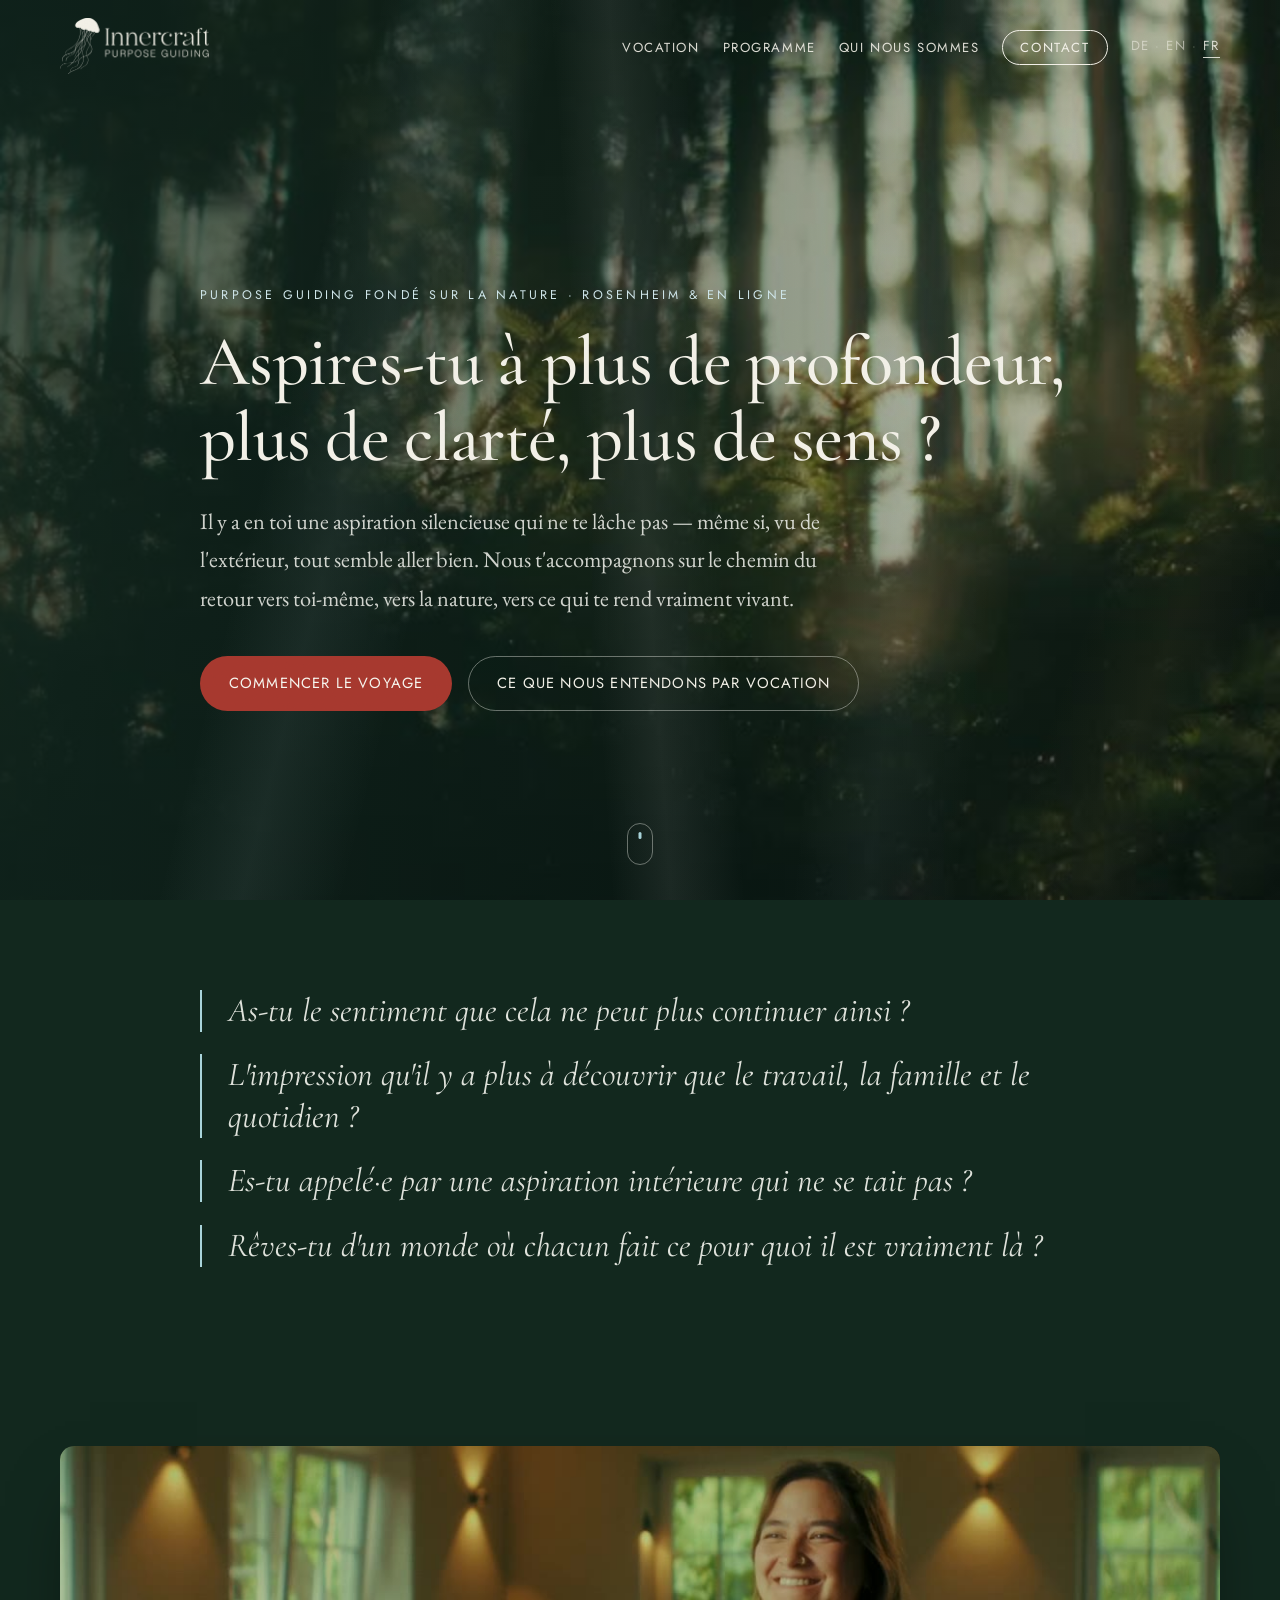
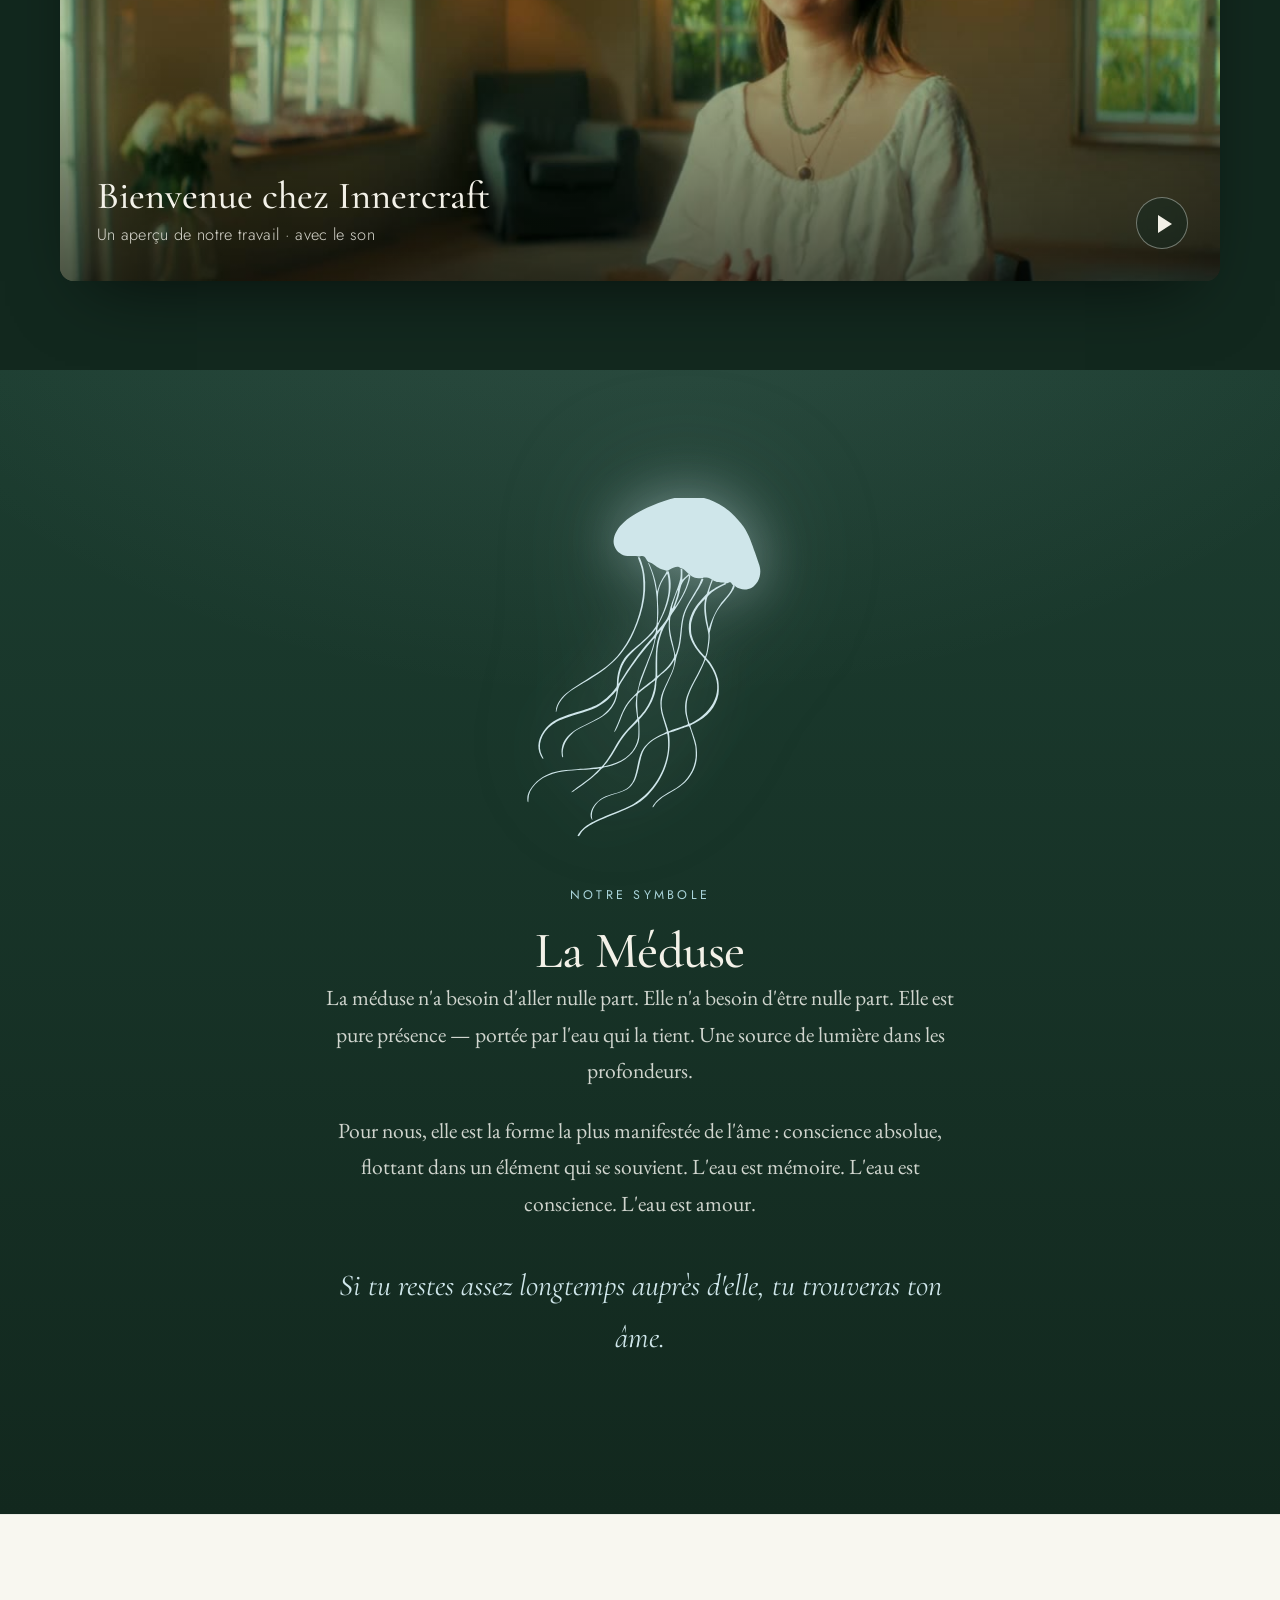
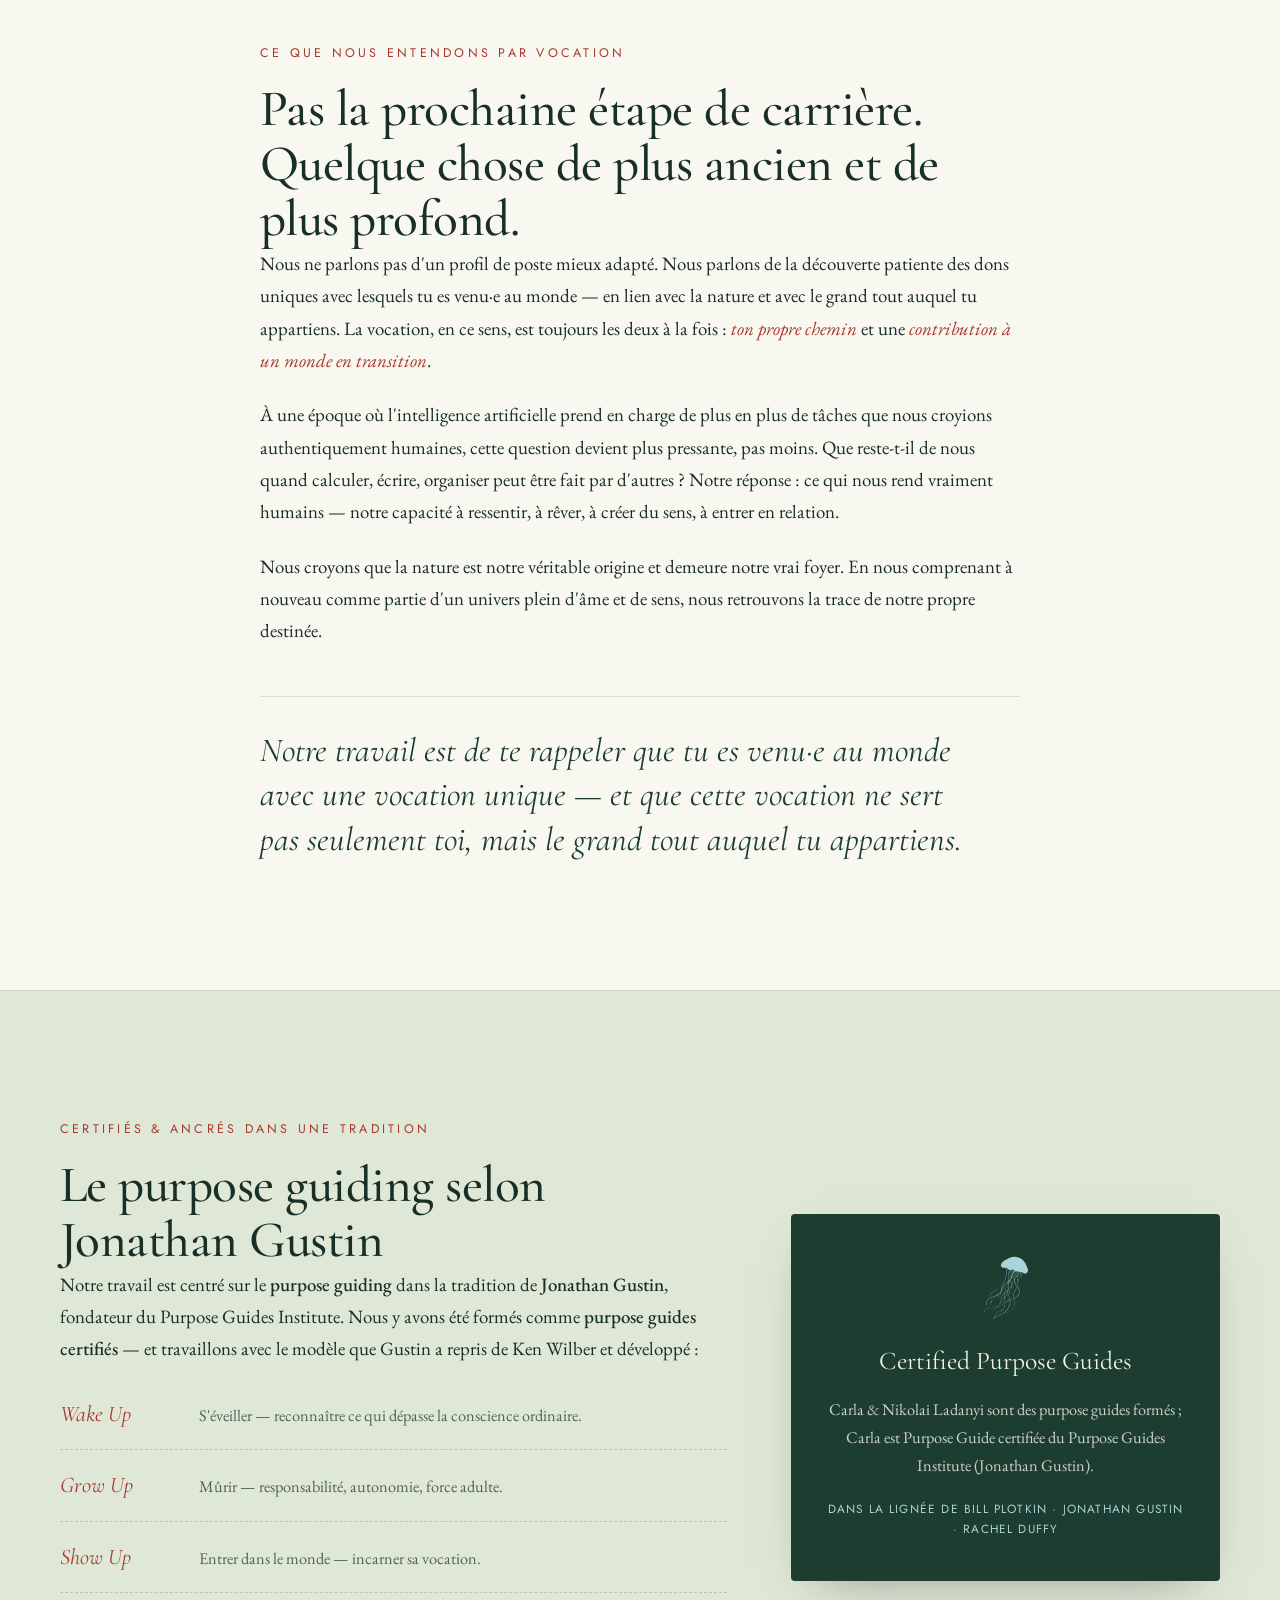
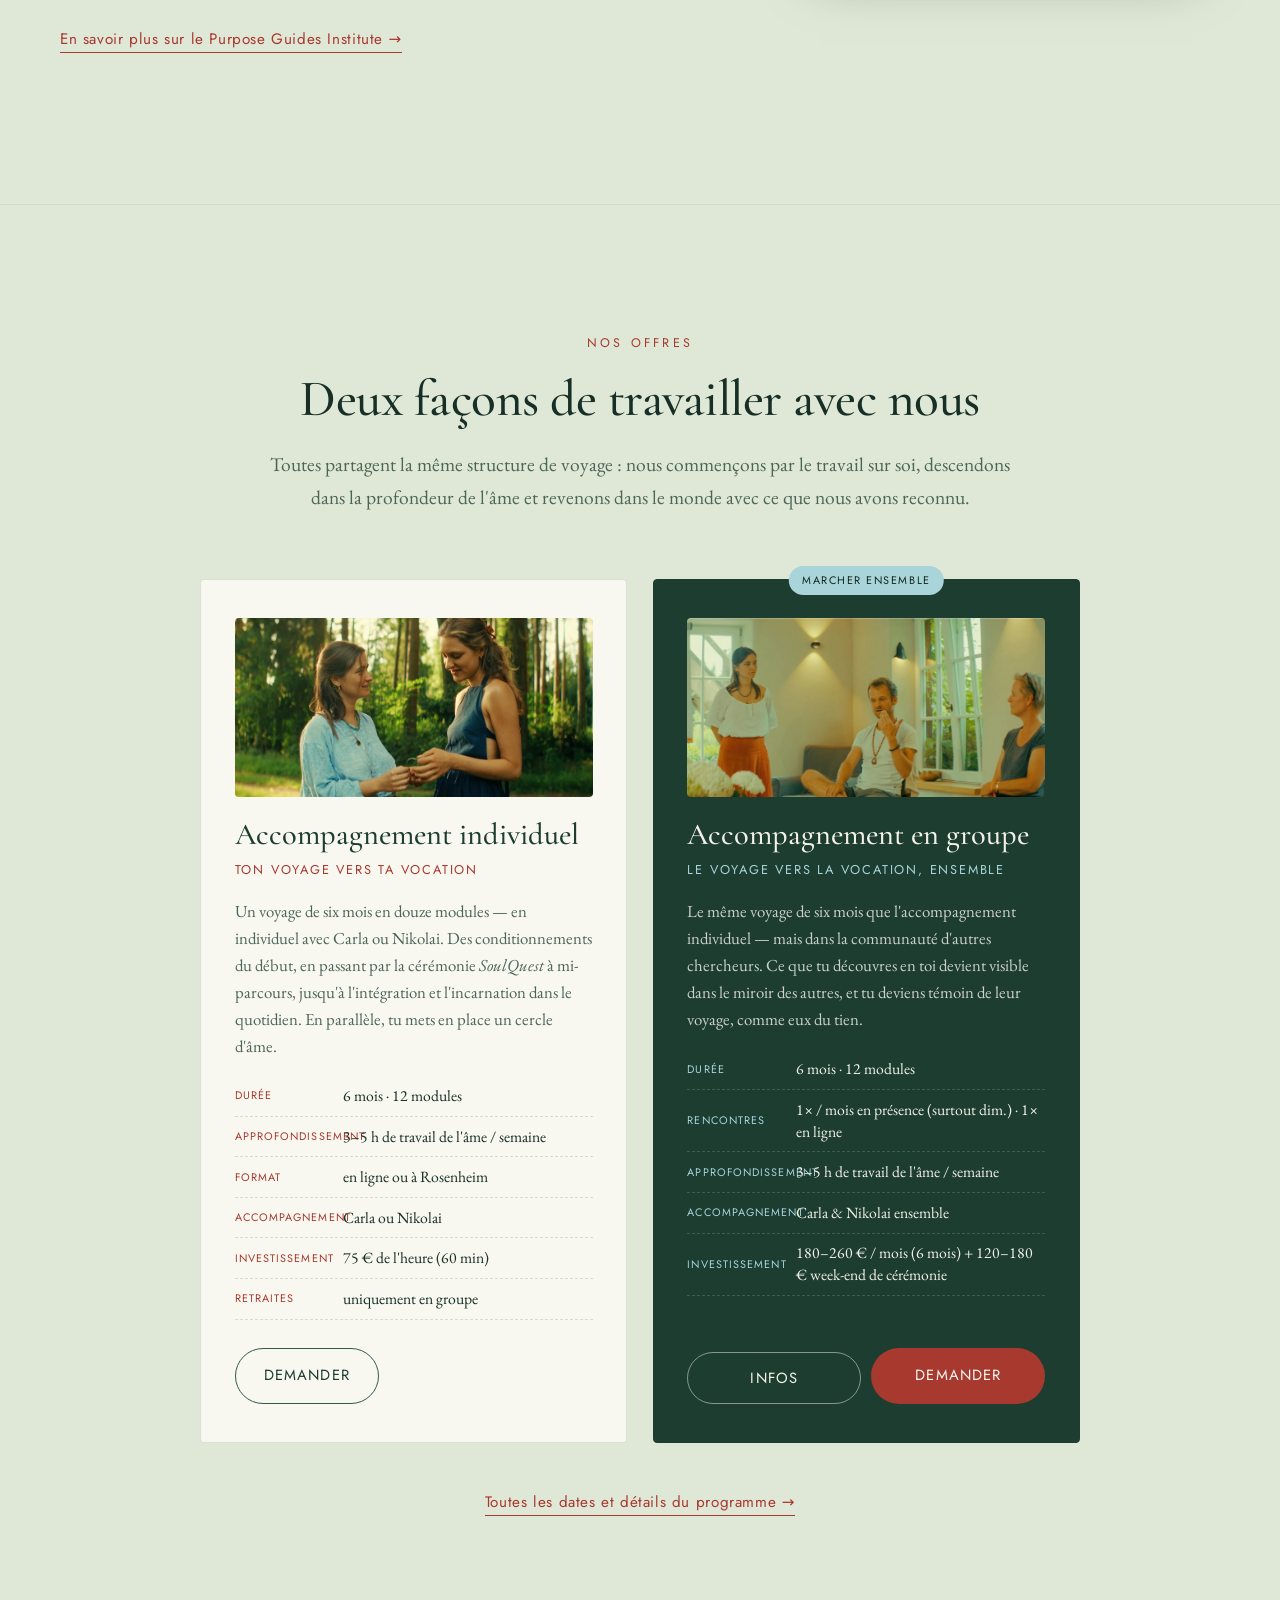
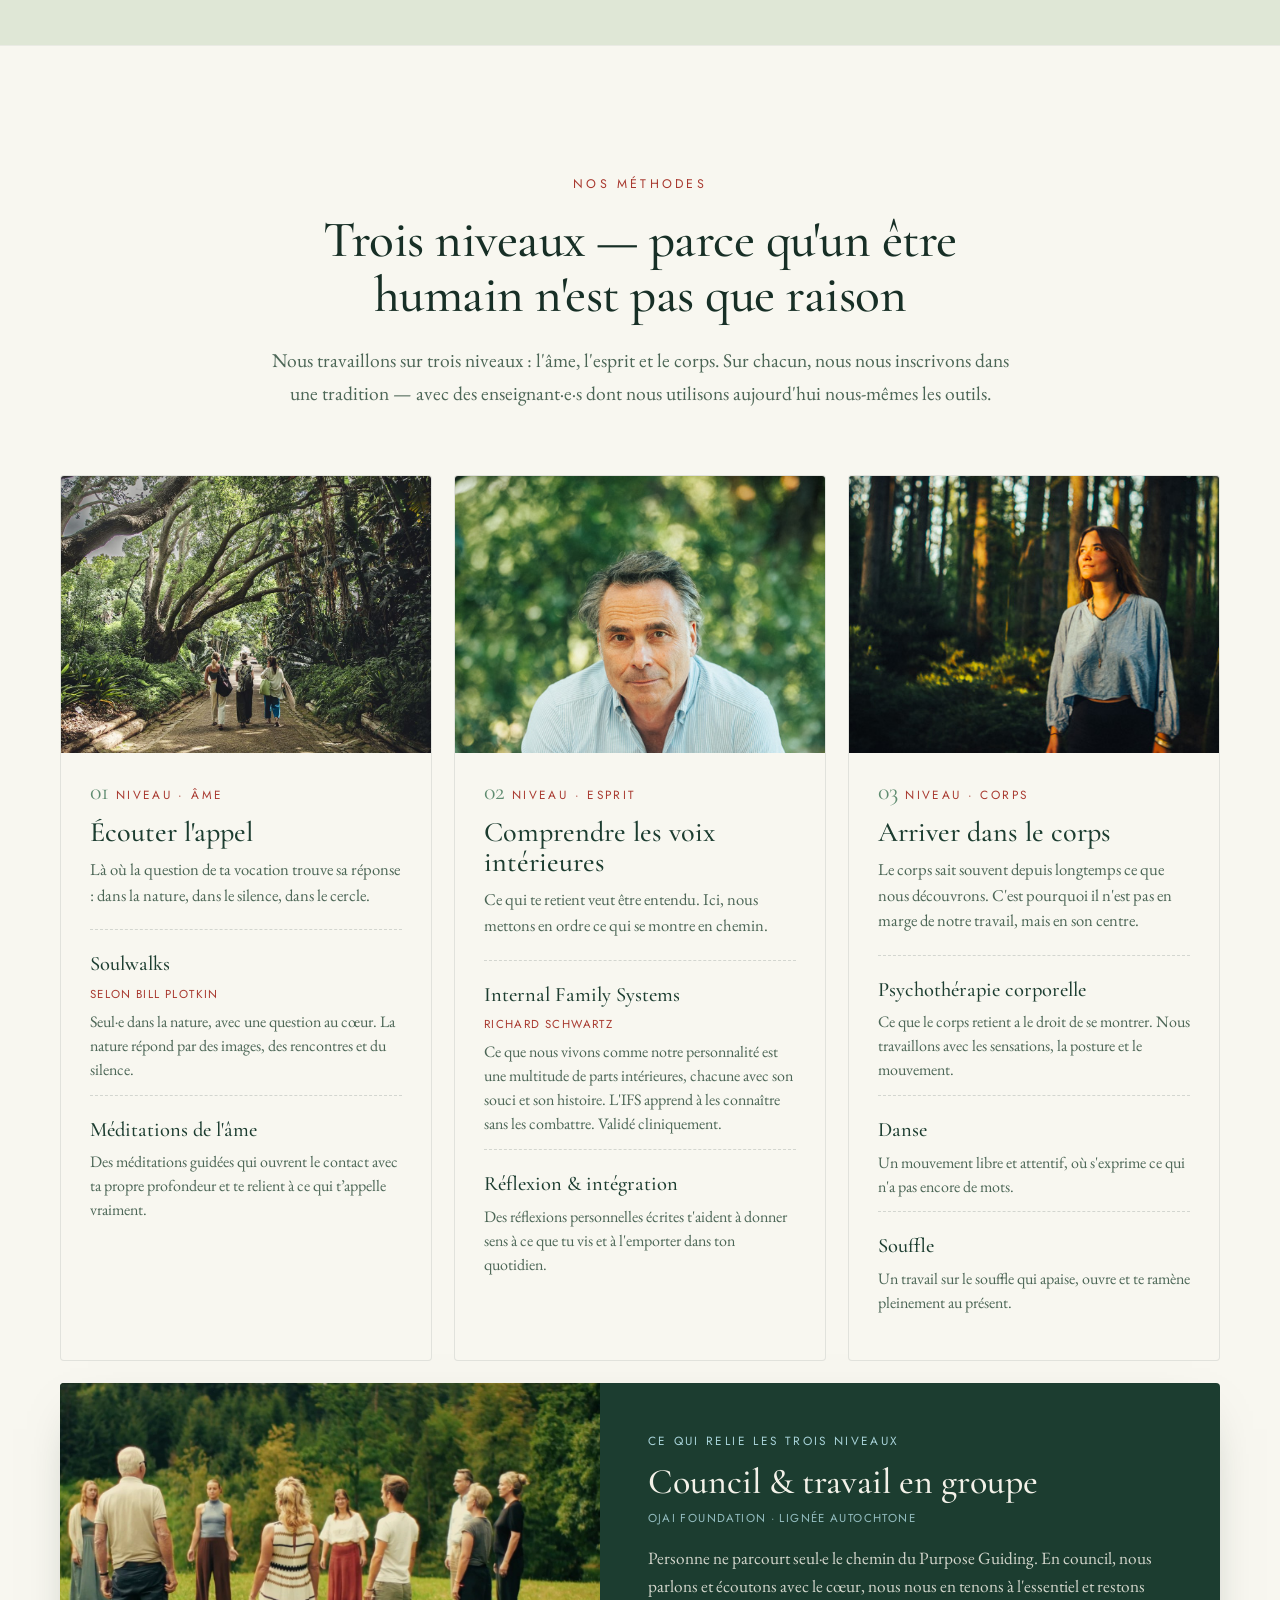
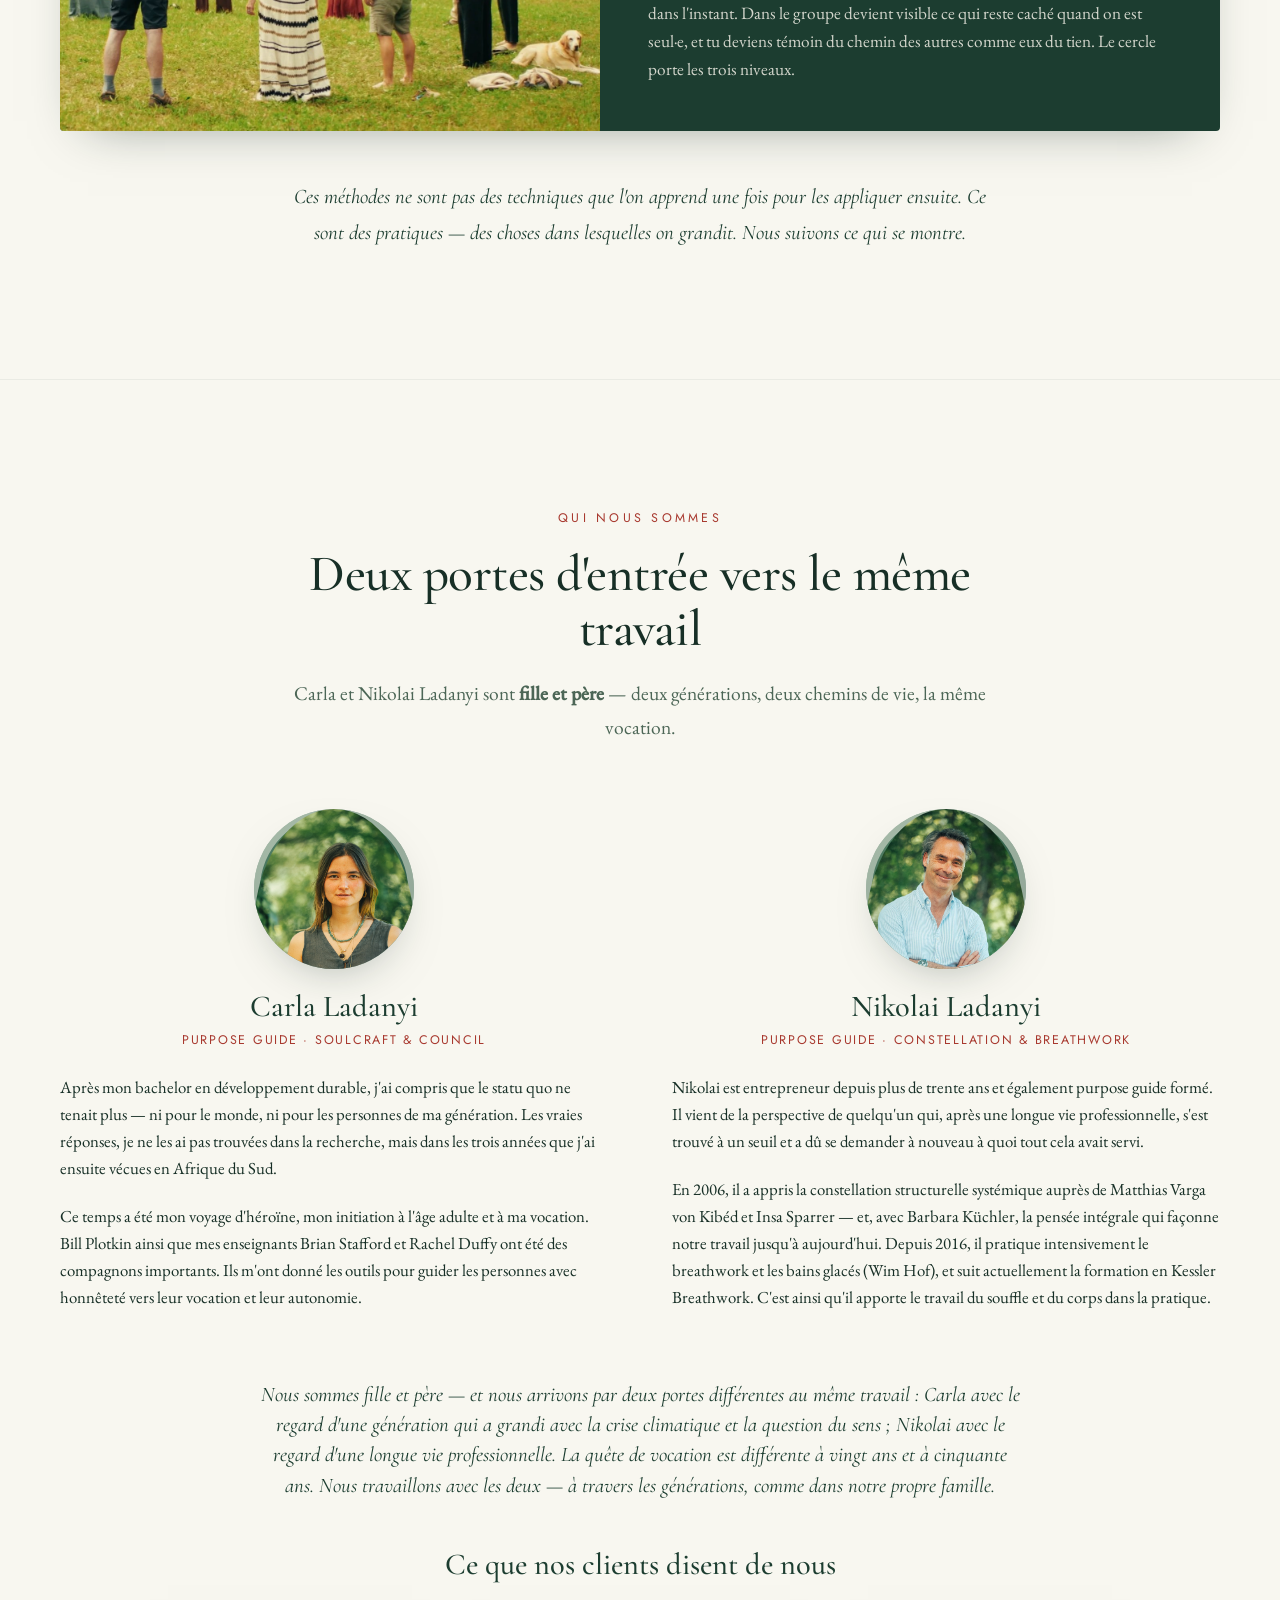
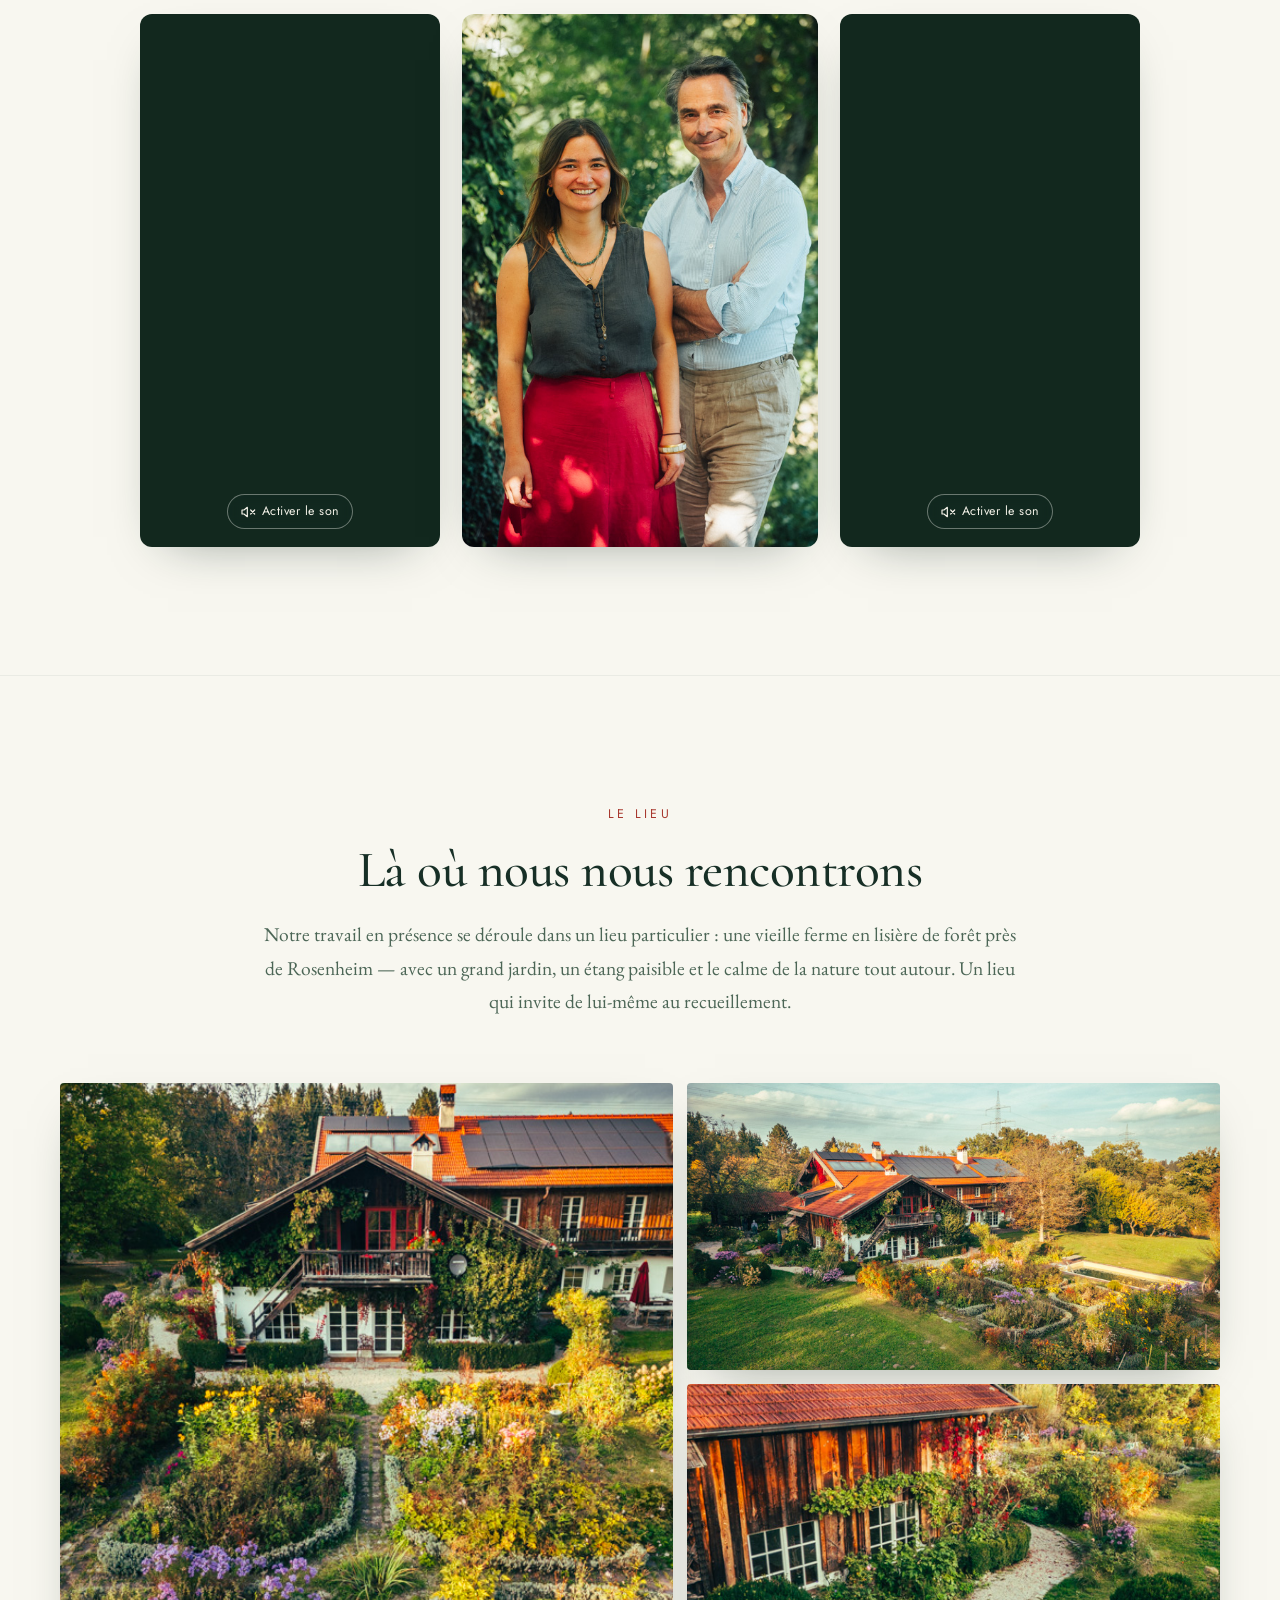
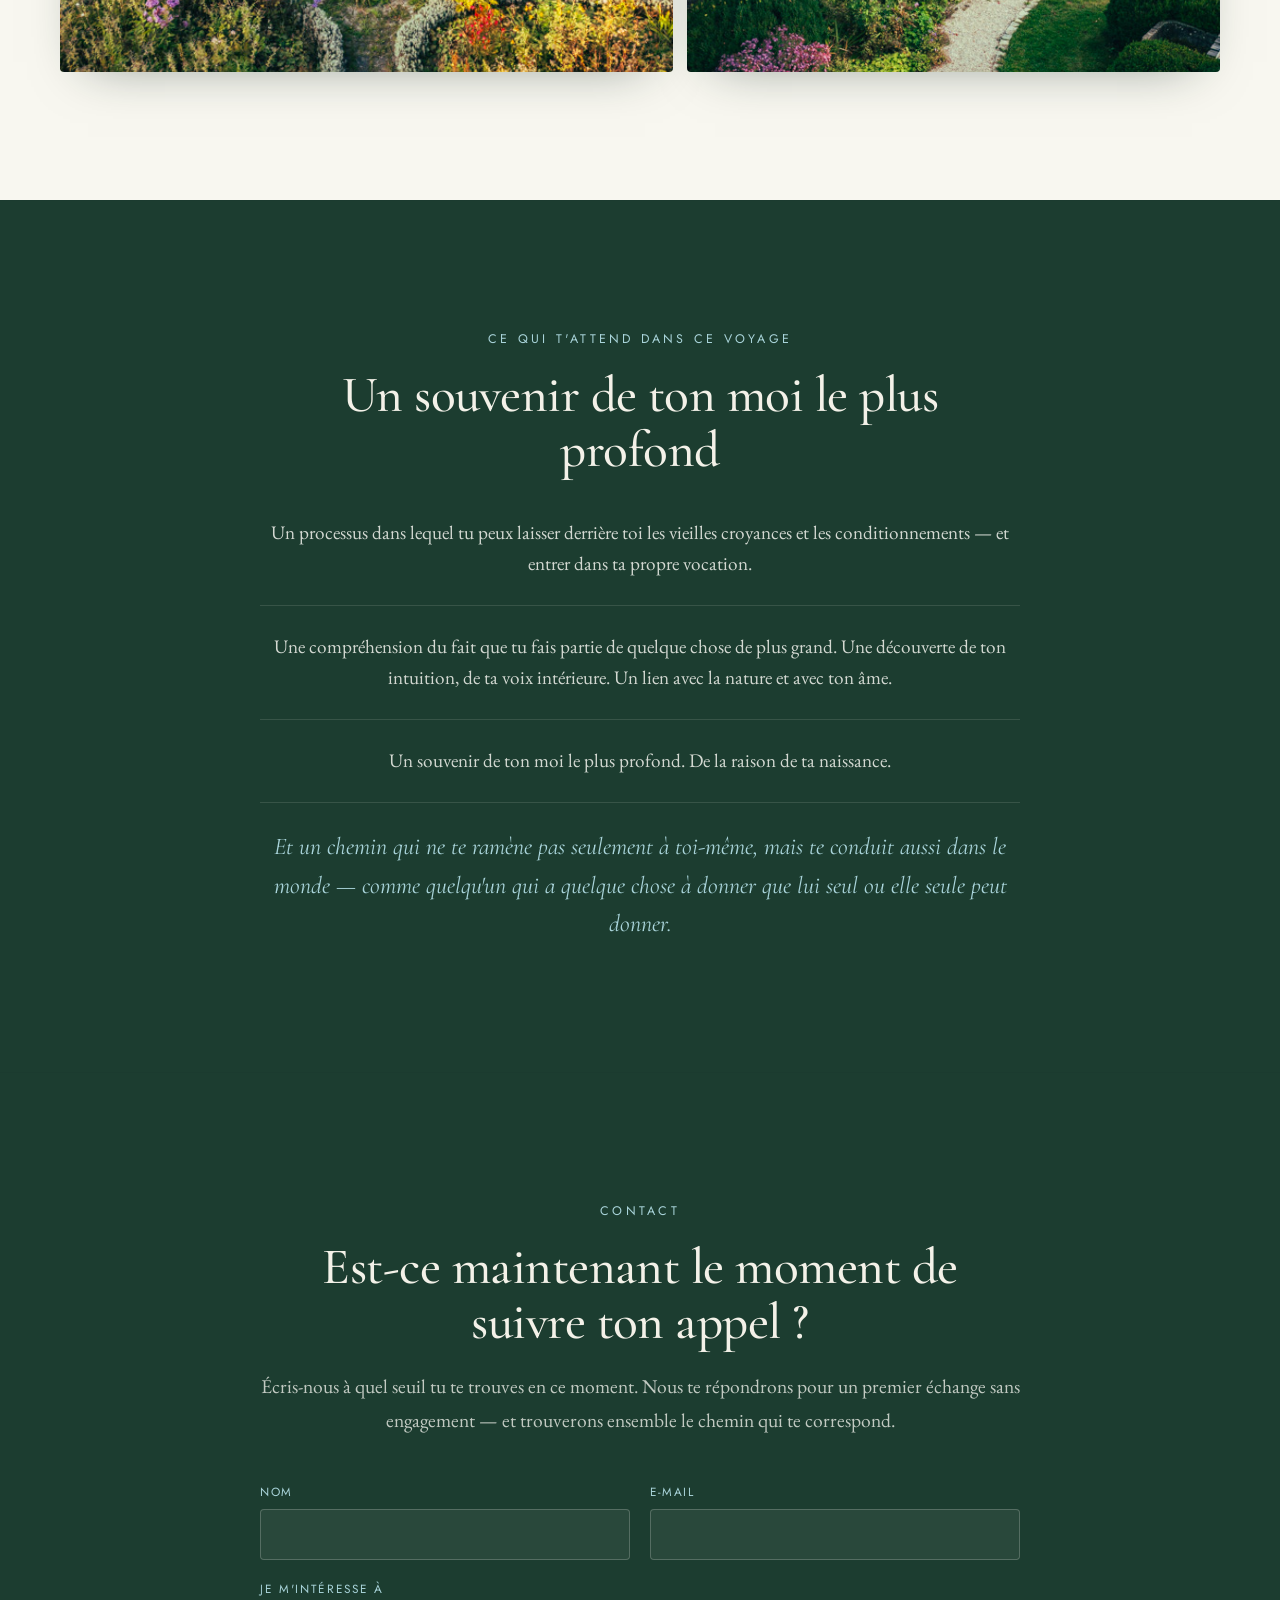
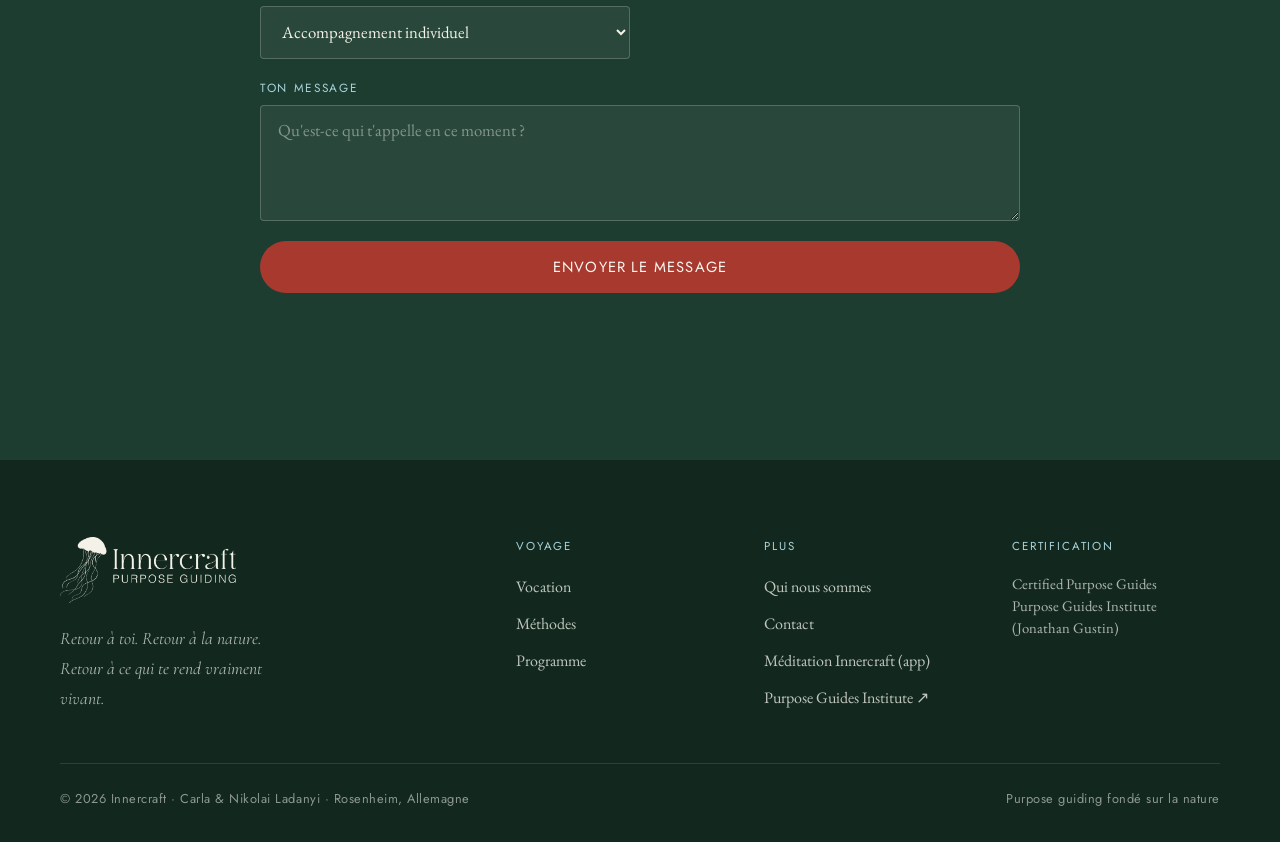
<file: fr/index.html>
<!DOCTYPE html>
<html lang="fr">
<head>
  <meta charset="UTF-8" />
  <meta name="viewport" content="width=device-width, initial-scale=1.0" />
  <title>Innercraft — Ton chemin vers ta vocation · Purpose Guiding avec Carla &amp; Nikolai Ladanyi</title>
  <meta name="description" content="Innercraft accompagne les personnes sur le chemin de leur vocation — une approche fondée sur la nature, la psychologie des profondeurs et certifiée par le Purpose Guides Institute. Programmes individuels, en groupe et intensifs à Rosenheim et en ligne." />
  <meta name="author" content="Carla &amp; Nikolai Ladanyi · Innercraft" />

  <!-- Open Graph -->
  <meta property="og:title" content="Innercraft — Ton chemin vers ta vocation" />
  <meta property="og:description" content="Purpose guiding fondé sur la nature, dans la tradition de Jonathan Gustin & Bill Plotkin. Retour à toi, retour à la nature, retour à ce qui te rend vraiment vivant." />
  <meta property="og:type" content="website" />
  <meta property="og:locale" content="fr_FR" />

  <!-- Versions linguistiques -->
  <link rel="alternate" hreflang="de" href="../" />
  <link rel="alternate" hreflang="en" href="../en/" />
  <link rel="alternate" hreflang="fr" href="./" />
  <link rel="alternate" hreflang="x-default" href="../" />

  <link rel="stylesheet" href="../fonts/fonts.css" />
  <link rel="stylesheet" href="../styles.css" />
  <link rel="icon" href="../media/favicon.svg" type="image/svg+xml" />
  <link rel="icon" href="../app/icons/icon-192.png" type="image/png" sizes="192x192" />
  <link rel="apple-touch-icon" href="../app/icons/icon-180.png" />
</head>
<body>
  <!-- Decorative grain overlay -->
  <div class="grain" aria-hidden="true"></div>

  <!-- ============ HEADER / NAV ============ -->
  <header class="site-header" id="top">
    <nav class="nav container">
      <a href="#top" class="brand" aria-label="Accueil Innercraft">
        <span class="brand-logo" aria-hidden="true"></span>
      </a>

      <button class="nav-toggle" aria-expanded="false" aria-controls="nav-menu" aria-label="Ouvrir le menu">
        <span></span><span></span><span></span>
      </button>

      <ul class="nav-menu" id="nav-menu">
        <li><a href="#vocation">Vocation</a></li>
        <li><a href="programm.html">Programme</a></li>
        <li><a href="#equipe">Qui nous sommes</a></li>
        <li><a href="#contact" class="nav-cta">Contact</a></li>
        <li class="lang-switch" aria-label="Langue">
          <a href="../" data-lang-choice="de" lang="de" hreflang="de">DE</a><span aria-hidden="true">·</span><a href="../en/" data-lang-choice="en" lang="en" hreflang="en">EN</a><span aria-hidden="true">·</span><a href="./" data-lang-choice="fr" class="is-current" lang="fr" hreflang="fr">FR</a>
        </li>
      </ul>
    </nav>
  </header>

  <main>
    <!-- ============ HERO ============ -->
    <section class="hero" aria-labelledby="hero-title">
      <div class="hero-scene" aria-hidden="true">
        <!-- Monde aquatique animé — sera remplacé par media/hero.mp4 après le tournage -->
        <div class="hero-water"></div>
        <!-- Hintergrund: Baum-Loop (eigene Datei, stumm in Dauerschleife) -->
        <div class="hero-loop">
          <video class="hero-loop-video" autoplay muted loop playsinline preload="auto" poster="../media/tree-loop-poster.jpg">
            <source src="../media/tree-loop.mp4" type="video/mp4" />
          </video>
        </div>
        <div class="hero-rays"></div>
        <div class="hero-particles">
          <span></span><span></span><span></span><span></span><span></span><span></span>
          <span></span><span></span><span></span><span></span><span></span><span></span>
        </div>
        <!-- AUSGEBLENDET: große Qualle im Hintergrund des Seitenkopfs (zum Reaktivieren Kommentar entfernen)
        <svg class="hero-jellyfish" viewBox="0 0 48 64"><use href="#jellyfish"></use></svg>
        -->
      </div>

      <div class="hero-content container">
        <p class="eyebrow reveal">Purpose guiding fondé sur la nature · Rosenheim &amp; en ligne</p>
        <h1 id="hero-title" class="reveal">Aspires-tu à plus de profondeur,<br />plus de clarté, plus de sens ?</h1>
        <p class="hero-lead reveal">
          Il y a en toi une aspiration silencieuse qui ne te lâche pas — même si, vu de
          l'extérieur, tout semble aller bien. Nous t'accompagnons sur le chemin du retour vers
          toi-même, vers la nature, vers ce qui te rend vraiment vivant.
        </p>
        <div class="hero-actions reveal">
          <a href="#offres" class="btn btn-primary">Commencer le voyage</a>
          <a href="#vocation" class="btn btn-ghost">Ce que nous entendons par vocation</a>
        </div>
      </div>

      <a href="#vocation" class="scroll-cue" aria-label="Faire défiler">
        <span></span>
      </a>
    </section>

    <!-- ============ ASPIRATION / QUESTIONS ============ -->
    <section class="questions" aria-label="Quatre questions">
      <div class="container">
        <ul class="question-list">
          <li class="reveal">As-tu le sentiment que cela ne peut plus continuer ainsi ?</li>
          <li class="reveal">L'impression qu'il y a plus à découvrir que le travail, la famille et le quotidien ?</li>
          <li class="reveal">Es-tu appelé·e par une aspiration intérieure qui ne se tait pas ?</li>
          <li class="reveal">Rêves-tu d'un monde où chacun fait ce pour quoi il est vraiment là ?</li>
        </ul>
      </div>
    </section>

    <!-- ============ FILM: Welcome-Loop als Video-Kachel, Klick = YouTube im Vollbild ============ -->
    <section class="film-section" aria-label="Vidéo : Bienvenue chez Innercraft">
      <div class="container">
        <button class="film-card reveal" type="button" data-yt="TySI2h76N6U" aria-label="Vidéo : Bienvenue chez Innercraft – Lire la vidéo en plein écran avec le son">
          <video autoplay muted loop playsinline preload="metadata" poster="../media/welcome-loop-poster.jpg" aria-hidden="true">
            <source src="../media/welcome-loop.mp4" type="video/mp4" />
          </video>
          <span class="film-text" aria-hidden="true">
            <span class="film-title">Bienvenue chez Innercraft</span>
            <span class="film-sub">Un aperçu de notre travail · avec le son</span>
          </span>
          <span class="film-play" aria-hidden="true"></span>
        </button>
      </div>
    </section>

    <!-- ============ LA MÉDUSE — NOTRE SYMBOLE ============ -->
    <section class="section section-jelly" id="meduse" aria-labelledby="qualle-title">
      <div class="jelly-scene" aria-hidden="true">
        <div class="hero-particles">
          <span></span><span></span><span></span><span></span><span></span><span></span>
          <span></span><span></span><span></span><span></span><span></span><span></span>
        </div>
      </div>
      <div class="container narrow center jelly-content">
        <img class="jelly-figure jelly-logo reveal" src="../media/qualle-animiert.svg" alt="" aria-hidden="true" />
        <p class="eyebrow light reveal">Notre symbole</p>
        <h2 id="qualle-title" class="light reveal">La Méduse</h2>
        <div class="jelly-prose">
          <p class="reveal">
            La méduse n'a besoin d'aller nulle part. Elle n'a besoin d'être nulle part.
            Elle est pure présence — portée par l'eau qui la tient. Une source de lumière
            dans les profondeurs.
          </p>
          <p class="reveal">
            Pour nous, elle est la forme la plus manifestée de l'âme : conscience absolue,
            flottant dans un élément qui se souvient. L'eau est mémoire. L'eau est conscience.
            L'eau est amour.
          </p>
          <p class="jelly-closing reveal">Si tu restes assez longtemps auprès d'elle, tu trouveras ton âme.</p>
        </div>
      </div>
    </section>

    <!-- ============ CE QUE NOUS ENTENDONS PAR VOCATION ============ -->
    <section class="section section-cream" id="vocation" aria-labelledby="vocation-title">
      <div class="container narrow">
        <p class="eyebrow reveal">Ce que nous entendons par vocation</p>
        <h2 id="vocation-title" class="reveal">Pas la prochaine étape de carrière.<br />Quelque chose de plus ancien et de plus profond.</h2>

        <div class="prose reveal">
          <p>
            Nous ne parlons pas d'un profil de poste mieux adapté. Nous parlons de la découverte
            patiente des dons uniques avec lesquels tu es venu·e au monde — en lien avec la nature
            et avec le grand tout auquel tu appartiens. La vocation, en ce sens, est toujours les
            deux à la fois : <em>ton propre chemin</em> et une <em>contribution à un monde en
            transition</em>.
          </p>
          <p>
            À une époque où l'intelligence artificielle prend en charge de plus en plus de tâches
            que nous croyions authentiquement humaines, cette question devient plus pressante,
            pas moins. Que reste-t-il de nous quand calculer, écrire, organiser peut être fait par
            d'autres ? Notre réponse : ce qui nous rend vraiment humains — notre capacité à
            ressentir, à rêver, à créer du sens, à entrer en relation.
          </p>
          <p>
            Nous croyons que la nature est notre véritable origine et demeure notre vrai foyer.
            En nous comprenant à nouveau comme partie d'un univers plein d'âme et de sens, nous
            retrouvons la trace de notre propre destinée.
          </p>
        </div>

        <blockquote class="pull-quote reveal">
          Notre travail est de te rappeler que tu es venu·e au monde avec une vocation unique —
          et que cette vocation ne sert pas seulement toi, mais le grand tout auquel tu appartiens.
        </blockquote>
      </div>
    </section>

    <!-- ============ LES TROIS MOUVEMENTS ============ -->
    <!-- AUSGEBLENDET (Inhalt bleibt erhalten): Drei Bewegungen — Innercraft / Soulcraft / Worldcraft.
         Zum Reaktivieren die Kommentar-Klammern davor und danach entfernen.
    <section class="section section-forest" id="mouvements" aria-labelledby="mouvements-title">
      <div class="container">
        <div class="section-head center">
          <p class="eyebrow light reveal">Comment nous travaillons</p>
          <h2 id="mouvements-title" class="light reveal">Trois mouvements qui, ensemble, forment un chemin</h2>
          <p class="section-intro light reveal">
            Pas d'ordre rigide — certaines personnes ont besoin d'années dans le premier
            mouvement, d'autres arrivent avec une vision claire et doivent d'abord apprendre à la
            vivre. Mais comme repères, ils aident.
          </p>
        </div>

        <div class="movements">
          <article class="movement reveal">
            <span class="movement-num">01</span>
            <h3>Innercraft</h3>
            <p class="movement-sub">Le travail sur soi</p>
            <p>
              Avant de pouvoir rencontrer ta vocation, tu dois faire connaissance avec les voix
              qui, jusqu'ici, ont décidé en toi de ce qui est juste. La battante, le responsable,
              celle qui ne doit jamais décevoir. Ces voix ne sont pas fausses — elles t'ont
              souvent porté·e pendant des années. Mais elles ne sont pas toi.
            </p>
          </article>

          <article class="movement reveal">
            <span class="movement-num">02</span>
            <h3>Soulcraft</h3>
            <p class="movement-sub">Le travail sur l'âme</p>
            <p>
              Quand les voix intérieures s'apaisent, autre chose devient audible : un savoir plus
              ancien de ce pour quoi tu es là. Bill Plotkin appelle cette couche <em>Soul</em> —
              le geste unique avec lequel chaque être humain est envoyé dans le monde. Nous nous
              en approchons par l'imagination, le temps passé dans la nature, le langage des
              images et des rêves.
            </p>
          </article>

          <article class="movement reveal">
            <span class="movement-num">03</span>
            <h3>Worldcraft</h3>
            <p class="movement-sub">Le travail dans le monde</p>
            <p>
              Reconnaître une vocation est une chose. La vivre au milieu de la vie — dans les
              relations, dans le travail, dans les engagements déjà présents — en est une autre.
              Il ne s'agit pas de commencer une autre vie, mais de déplacer le poids dans la vie
              qui existe. Ce qui n'était d'abord que fonction doit prendre forme.
            </p>
          </article>
        </div>
      </div>
    </section>
    -->

    <!-- ============ PURPOSE GUIDES / GUSTIN ============ -->
    <section class="section section-sand" id="purpose" aria-labelledby="purpose-title">
      <div class="container two-col">
        <div class="two-col-text">
          <p class="eyebrow reveal">Certifiés &amp; ancrés dans une tradition</p>
          <h2 id="purpose-title" class="reveal">Le purpose guiding selon Jonathan Gustin</h2>
          <div class="prose reveal">
            <p>
              Notre travail est centré sur le <strong>purpose guiding</strong> dans la tradition
              de <strong>Jonathan Gustin</strong>, fondateur du Purpose Guides Institute. Nous y
              avons été formés comme <strong>purpose guides certifiés</strong> — et travaillons
              avec le modèle que Gustin a repris de Ken Wilber et développé :
            </p>
            <div class="triad" role="list">
              <div class="triad-item reveal" role="listitem">
                <span class="triad-kicker">Wake&nbsp;Up</span>
                <p>S'éveiller — reconnaître ce qui dépasse la conscience ordinaire.</p>
              </div>
              <div class="triad-item reveal" role="listitem">
                <span class="triad-kicker">Grow&nbsp;Up</span>
                <p>Mûrir — responsabilité, autonomie, force adulte.</p>
              </div>
              <div class="triad-item reveal" role="listitem">
                <span class="triad-kicker">Show&nbsp;Up</span>
                <p>Entrer dans le monde — incarner sa vocation.</p>
              </div>
            </div>
            <p>
              <a href="https://www.purposeguides.org/" target="_blank" rel="noopener" class="text-link">
                En savoir plus sur le Purpose Guides Institute →
              </a>
            </p>
          </div>
        </div>
        <aside class="cert-card reveal" aria-label="Certification">
          <svg viewBox="0 0 48 64" width="48" height="64" aria-hidden="true"><use href="#jellyfish"></use></svg>
          <p class="cert-title">Certified Purpose Guides</p>
          <p class="cert-body">
            Carla &amp; Nikolai Ladanyi sont des purpose guides formés ; Carla est Purpose Guide
            certifiée du Purpose Guides Institute (Jonathan Gustin).
          </p>
          <p class="cert-lineage">Dans la lignée de Bill Plotkin · Jonathan Gustin · Rachel Duffy</p>
        </aside>
      </div>
    </section>

    <!-- ============ OFFRES ============ -->
    <section class="section section-sand" id="offres" aria-labelledby="offres-title">
      <div class="container">
        <div class="section-head center">
          <p class="eyebrow reveal">Nos offres</p>
          <h2 id="offres-title" class="reveal">Deux façons de travailler avec nous</h2>
          <p class="section-intro reveal">
            Toutes partagent la même structure de voyage : nous commençons par le travail sur soi,
            descendons dans la profondeur de l'âme et revenons dans le monde avec ce que nous
            avons reconnu.
          </p>
        </div>

        <div class="offers">
          <!-- Accompagnement individuel -->
          <article class="offer reveal">
            <img class="offer-photo" src="../media/einzelguiding-wald.jpg" alt="Accompagnement individuel dans la forêt" loading="lazy" />
            <div class="offer-head">
              <h3>Accompagnement individuel</h3>
              <p class="offer-tagline">Ton voyage vers ta vocation</p>
            </div>
            <p class="offer-body">
              Un voyage de six mois en douze modules — en individuel avec Carla ou Nikolai. Des
              conditionnements du début, en passant par la cérémonie <em>SoulQuest</em> à
              mi-parcours, jusqu'à l'intégration et l'incarnation dans le quotidien. En parallèle,
              tu mets en place un cercle d'âme.
            </p>
            <ul class="offer-facts">
              <li><span>Durée</span> 6 mois · 12 modules</li>
              <li><span>Approfondissement</span> 3–5 h de travail de l'âme / semaine</li>
              <li><span>Format</span> en ligne ou à Rosenheim</li>
              <li><span>Accompagnement</span> Carla ou Nikolai</li>
              <li><span>Investissement</span> 75 € de l'heure (60 min)</li>
              <li><span>Retraites</span> uniquement en groupe</li>
            </ul>
            <a href="#contact" class="btn btn-outline">Demander</a>
          </article>

          <!-- Accompagnement en groupe -->
          <article class="offer offer-featured reveal">
            <span class="offer-badge">Marcher ensemble</span>
            <img class="offer-photo" src="../media/gruppenguiding-raum.jpg" alt="Accompagnement de groupe dans la salle de séminaire" loading="lazy" />
            <div class="offer-head">
              <h3>Accompagnement en groupe</h3>
              <p class="offer-tagline">Le voyage vers la vocation, ensemble</p>
            </div>
            <p class="offer-body">
              Le même voyage de six mois que l'accompagnement individuel — mais dans la communauté
              d'autres chercheurs. Ce que tu découvres en toi devient visible dans le miroir des
              autres, et tu deviens témoin de leur voyage, comme eux du tien.
            </p>
            <ul class="offer-facts">
              <li><span>Durée</span> 6 mois · 12 modules</li>
              <li><span>Rencontres</span> 1× / mois en présence (surtout dim.) · 1× en ligne</li>
              <li><span>Approfondissement</span> 3–5 h de travail de l'âme / semaine</li>
              <li><span>Accompagnement</span> Carla &amp; Nikolai ensemble</li>
              <li><span>Investissement</span> 180–260 € / mois (6 mois) + 120–180 € week-end de cérémonie</li>
            </ul>
            <div class="offer-actions">
              <button class="btn btn-outline" type="button" data-modal-open="modal-gruppenguiding">Infos</button>
              <a href="#contact" class="btn btn-primary">Demander</a>
            </div>
          </article>

          <!-- AUSGEBLENDET (noch kein Produkt): Programme intensif — zum Reaktivieren Kommentar entfernen
          <article class="offer reveal">
            <div class="offer-head">
              <h3>Programme intensif</h3>
              <p class="offer-tagline">Ta boussole pour tes vingt ans</p>
            </div>
            <p class="offer-body">
              Trois week-ends intensifs en trois mois, développés par Carla pour sa génération.
              Son architecture repose sur le modèle de Jonathan Gustin : <em>Wake Up — Grow Up —
              Show Up</em>, avec une cérémonie SoulQuest le troisième week-end. En option, une
              année de mentorat.
            </p>
            <ul class="offer-facts">
              <li><span>Durée</span> 3 week-ends / 3 mois</li>
              <li><span>Extra</span> en option 1 an de mentorat</li>
              <li><span>Format</span> Rosenheim ou en pleine nature</li>
              <li><span>Accompagnement</span> Carla</li>
              <li><span>Investissement</span> sur demande</li>
            </ul>
            <a href="#contact" class="btn btn-outline">Demander</a>
          </article>
          -->
        </div>
        <p class="program-link reveal"><a href="programm.html" class="text-link">Toutes les dates et détails du programme →</a></p>
      </div>
    </section>

    <!-- ============ NOS MÉTHODES ============ -->
    <section class="section section-cream" id="methodes" aria-labelledby="methodes-title">
      <div class="container">
        <div class="section-head center">
          <p class="eyebrow reveal">Nos méthodes</p>
          <h2 id="methodes-title" class="reveal">Trois niveaux — parce qu'un être humain n'est pas que raison</h2>
          <p class="section-intro reveal">
            Nous travaillons sur trois niveaux : l'âme, l'esprit et le corps.
            Sur chacun, nous nous inscrivons dans une tradition — avec des enseignant·e·s dont
            nous utilisons aujourd'hui nous-mêmes les outils.
          </p>
        </div>

        <div class="levels-grid">
          <article class="level-card reveal">
            <img class="level-photo" src="../media/soulcraft.jpg" alt="Marcher ensemble dans la nature" loading="lazy" style="object-position:center 45%" />
            <div class="level-body">
              <p class="level-label"><span class="level-num">01</span> Niveau · Âme</p>
              <h3>Écouter l'appel</h3>
              <p class="level-lead">Là où la question de ta vocation trouve sa réponse : dans la nature, dans le silence, dans le cercle.</p>
              <ul class="practice-list">
              <li><h4>Soulwalks</h4><p class="method-lineage">selon Bill Plotkin</p><p>Seul·e dans la nature, avec une question au cœur. La nature répond par des images, des rencontres et du silence.</p></li>
              <li><h4>Méditations de l'âme</h4><p>Des méditations guidées qui ouvrent le contact avec ta propre profondeur et te relient à ce qui t’appelle vraiment.</p></li>
              </ul>
            </div>
          </article>

          <article class="level-card reveal">
            <img class="level-photo" src="../media/_BEN0859_web.jpg" alt="Nikolai, calme et attentif dans le jardin" loading="lazy" style="object-position:center 18%" />
            <div class="level-body">
              <p class="level-label"><span class="level-num">02</span> Niveau · Esprit</p>
              <h3>Comprendre les voix intérieures</h3>
              <p class="level-lead">Ce qui te retient veut être entendu. Ici, nous mettons en ordre ce qui se montre en chemin.</p>
              <ul class="practice-list">
              <li><h4>Internal Family Systems</h4><p class="method-lineage">Richard Schwartz</p><p>Ce que nous vivons comme notre personnalité est une multitude de parts intérieures, chacune avec son souci et son histoire. L'IFS apprend à les connaître sans les combattre. Validé cliniquement.</p></li>
              <li><h4>Réflexion &amp; intégration</h4><p>Des réflexions personnelles écrites t'aident à donner sens à ce que tu vis et à l'emporter dans ton quotidien.</p></li>
              </ul>
            </div>
          </article>

          <article class="level-card reveal">
            <img class="level-photo" src="../media/_BEN1657-Edit_web.jpg" alt="Dans la forêt, pleinement présente" loading="lazy" style="object-position:center 40%" />
            <div class="level-body">
              <p class="level-label"><span class="level-num">03</span> Niveau · Corps</p>
              <h3>Arriver dans le corps</h3>
              <p class="level-lead">Le corps sait souvent depuis longtemps ce que nous découvrons. C'est pourquoi il n'est pas en marge de notre travail, mais en son centre.</p>
              <ul class="practice-list">
              <li><h4>Psychothérapie corporelle</h4><p>Ce que le corps retient a le droit de se montrer. Nous travaillons avec les sensations, la posture et le mouvement.</p></li>
              <li><h4>Danse</h4><p>Un mouvement libre et attentif, où s'exprime ce qui n'a pas encore de mots.</p></li>
              <li><h4>Souffle</h4><p>Un travail sur le souffle qui apaise, ouvre et te ramène pleinement au présent.</p></li>
              </ul>
            </div>
          </article>
        </div>

        <article class="circle-card reveal">
          <img class="circle-photo" src="../media/council-kreis.jpg" alt="Cercle de council dans la prairie" loading="lazy" />
          <div class="circle-body">
            <p class="level-label">Ce qui relie les trois niveaux</p>
            <h3>Council &amp; travail en groupe</h3>
            <p class="method-lineage">Ojai Foundation · lignée autochtone</p>
            <p>Personne ne parcourt seul·e le chemin du Purpose Guiding. En council, nous parlons et écoutons avec le cœur, nous nous en tenons à l'essentiel et restons dans l'instant. Dans le groupe devient visible ce qui reste caché quand on est seul·e, et tu deviens témoin du chemin des autres comme eux du tien. Le cercle porte les trois niveaux.</p>
          </div>
        </article>

        <p class="methods-note reveal">
          Ces méthodes ne sont pas des techniques que l'on apprend une fois pour les appliquer
          ensuite. Ce sont des pratiques — des choses dans lesquelles on grandit. Nous suivons ce
          qui se montre.
        </p>
      </div>
    </section>

    <!-- ============ APPLICATION DE MÉDITATION ============ -->
    <section class="section section-forest" id="meditation" aria-labelledby="meditation-title" hidden>
      <div class="container narrow center">
        <div class="meditation-mark reveal" aria-hidden="true">
          <svg viewBox="0 0 48 48" width="64" height="64"><use href="#gong-mark"></use></svg>
        </div>
        <p class="eyebrow light reveal">Ta pratique quotidienne · gratuite</p>
        <h2 id="meditation-title" class="light reveal">La Méditation Innercraft</h2>
        <p class="section-intro light reveal">
          Le chemin vers ta vocation commence dans le silence. Notre méditation guidée
          t'accompagne chaque matin : une méditation d'ouverture, du silence ponctué d'impulsions
          — et un gong qui te libère dans ta journée, présent·e et prêt·e.
        </p>
        <div class="meditation-actions reveal">
          <a href="../app/?lang=fr" class="btn btn-primary">Commencer la méditation</a>
        </div>
        <p class="meditation-tiers light reveal">
          <strong>Gratuit</strong> — une méditation chaque jour. Ou débloque le
          <strong>voyage de 7 jours</strong> aux thèmes changeants, directement dans l'app avec ton e-mail.
        </p>
        <p class="meditation-hint reveal">
          Directement dans ton navigateur, sans inscription. Astuce pour iPhone : dans Safari,
          « Partager → Sur l'écran d'accueil » transforme la méditation en application.
        </p>
      </div>
    </section>

    <!-- ============ QUI NOUS SOMMES ============ -->
    <section class="section section-cream" id="equipe" aria-labelledby="equipe-title">
      <div class="container">
        <div class="section-head center">
          <p class="eyebrow reveal">Qui nous sommes</p>
          <h2 id="equipe-title" class="reveal">Deux portes d'entrée vers le même travail</h2>
          <p class="section-intro reveal">
            Carla et Nikolai Ladanyi sont <strong>fille et père</strong> —
            deux générations, deux chemins de vie, la même vocation.
          </p>
        </div>

        <div class="team">
          <article class="person reveal">
            <div class="person-portrait"><img src="../media/_BEN1068_web.jpg" alt="Carla Ladanyi" loading="lazy" style="object-position:center 22%" /></div>
            <h3>Carla Ladanyi</h3>
            <p class="person-role">Purpose Guide · Soulcraft &amp; Council</p>
            <div class="prose">
              <p>
                Après mon bachelor en développement durable, j'ai compris que le statu quo ne
                tenait plus — ni pour le monde, ni pour les personnes de ma génération. Les vraies
                réponses, je ne les ai pas trouvées dans la recherche, mais dans les trois années
                que j'ai ensuite vécues en Afrique du Sud.
              </p>
              <p>
                Ce temps a été mon voyage d'héroïne, mon initiation à l'âge adulte et à ma
                vocation. Bill Plotkin ainsi que mes enseignants Brian Stafford et Rachel Duffy
                ont été des compagnons importants. Ils m'ont donné les outils pour guider les
                personnes avec honnêteté vers leur vocation et leur autonomie.
              </p>
            </div>
          </article>

          <article class="person reveal">
            <div class="person-portrait"><img src="../media/_BEN0833_web.jpg" alt="Nikolai Ladanyi" loading="lazy" style="object-position:center 18%" /></div>
            <h3>Nikolai Ladanyi</h3>
            <p class="person-role">Purpose Guide · Constellation &amp; Breathwork</p>
            <div class="prose">
              <p>
                Nikolai est entrepreneur depuis plus de trente ans et également purpose guide
                formé. Il vient de la perspective de quelqu'un qui, après une longue vie
                professionnelle, s'est trouvé à un seuil et a dû se demander à nouveau à quoi tout
                cela avait servi.
              </p>
              <p>
                En 2006, il a appris la constellation structurelle systémique auprès de Matthias
                Varga von Kibéd et Insa Sparrer — et, avec Barbara Küchler, la pensée intégrale
                qui façonne notre travail jusqu'à aujourd'hui. Depuis 2016, il pratique
                intensivement le breathwork et les bains glacés (Wim Hof), et suit actuellement
                la formation en Kessler Breathwork. C'est ainsi qu'il apporte le travail du
                souffle et du corps dans la pratique.
              </p>
            </div>
          </article>
        </div>

        <p class="team-note reveal">
          Nous sommes fille et père — et nous arrivons par deux portes différentes au même
          travail : Carla avec le regard d'une génération qui a grandi avec la crise climatique
          et la question du sens ; Nikolai avec le regard d'une longue vie professionnelle.
          La quête de vocation est différente à vingt ans et à cinquante ans. Nous travaillons
          avec les deux — à travers les générations, comme dans notre propre famille.
        </p>

        <!-- Testimonials: zwei Hochkant-Clips (YouTube Shorts) links und rechts vom Team-Foto;
             laufen stumm in Dauerschleife, Klick schaltet nur den Ton an/aus -->
        <div class="testimonial-row reveal">
          <h3 class="testimonial-head">Ce que nos clients disent de nous</h3>
          <div class="testimonial-clip" data-yt="oXYVyMRLbpE">
            <div class="testimonial-player"></div>
            <button class="testimonial-sound" type="button" aria-pressed="false" aria-label="Témoignage d'un client : activer ou couper le son (1)" data-on="Activer le son" data-off="Couper le son">
              <span class="ts-badge"><svg class="ic-muted" viewBox="0 0 24 24" width="16" height="16" fill="none" stroke="currentColor" stroke-width="1.8" stroke-linecap="round" stroke-linejoin="round" aria-hidden="true"><path d="M11 5 6 9H3v6h3l5 4z"/><path d="M22 9l-6 6M16 9l6 6"/></svg><svg class="ic-sound" viewBox="0 0 24 24" width="16" height="16" fill="none" stroke="currentColor" stroke-width="1.8" stroke-linecap="round" stroke-linejoin="round" aria-hidden="true"><path d="M11 5 6 9H3v6h3l5 4z"/><path d="M15.5 8.5a5 5 0 0 1 0 7M18.5 5.5a9 9 0 0 1 0 13"/></svg><span class="ts-label">Activer le son</span></span>
            </button>
          </div>
          <figure class="testimonial-photo"><img src="../media/_BEN0957_web.jpg" alt="Carla et Nikolai Ladanyi dans le jardin" loading="lazy" /></figure>
          <div class="testimonial-clip" data-yt="XDf6_qQjNnA">
            <div class="testimonial-player"></div>
            <button class="testimonial-sound" type="button" aria-pressed="false" aria-label="Témoignage d'un client : activer ou couper le son (2)" data-on="Activer le son" data-off="Couper le son">
              <span class="ts-badge"><svg class="ic-muted" viewBox="0 0 24 24" width="16" height="16" fill="none" stroke="currentColor" stroke-width="1.8" stroke-linecap="round" stroke-linejoin="round" aria-hidden="true"><path d="M11 5 6 9H3v6h3l5 4z"/><path d="M22 9l-6 6M16 9l6 6"/></svg><svg class="ic-sound" viewBox="0 0 24 24" width="16" height="16" fill="none" stroke="currentColor" stroke-width="1.8" stroke-linecap="round" stroke-linejoin="round" aria-hidden="true"><path d="M11 5 6 9H3v6h3l5 4z"/><path d="M15.5 8.5a5 5 0 0 1 0 7M18.5 5.5a9 9 0 0 1 0 13"/></svg><span class="ts-label">Activer le son</span></span>
            </button>
          </div>
        </div>
      </div>
    </section>

    <!-- ============ LE LIEU ============ -->
    <section class="section section-cream" id="lieu" aria-labelledby="ort-title">
      <div class="container">
        <div class="section-head center">
          <p class="eyebrow reveal">Le lieu</p>
          <h2 id="ort-title" class="reveal">Là où nous nous rencontrons</h2>
          <p class="section-intro reveal">
            Notre travail en présence se déroule dans un lieu particulier : une vieille
            ferme en lisière de forêt près de Rosenheim — avec un grand jardin, un étang
            paisible et le calme de la nature tout autour. Un lieu qui invite de lui-même
            au recueillement.
          </p>
        </div>
        <div class="place-gallery reveal">
          <figure class="place-main"><img src="../media/ort-haus-garten.jpg" alt="La maison du lieu de séminaire et son jardin fleuri" loading="lazy" /></figure>
          <figure><img src="../media/ort-ueberblick.jpg" alt="Vue sur la maison, le jardin et la prairie du lieu de séminaire" loading="lazy" /></figure>
          <figure><img src="../media/ort-gartenweg.jpg" alt="Chemin du jardin près de la vieille grange en bois" loading="lazy" style="object-position:center 55%" /></figure>
        </div>
      </div>
    </section>

    <!-- ============ CE QUI T'ATTEND ============ -->

    <section class="section section-forest" id="attend" aria-labelledby="attend-title">
      <div class="container narrow center">
        <p class="eyebrow light reveal">Ce qui t'attend dans ce voyage</p>
        <h2 id="attend-title" class="light reveal">Un souvenir de ton moi le plus profond</h2>
        <div class="expect-list">
          <p class="reveal">Un processus dans lequel tu peux laisser derrière toi les vieilles croyances et les conditionnements — et entrer dans ta propre vocation.</p>
          <p class="reveal">Une compréhension du fait que tu fais partie de quelque chose de plus grand. Une découverte de ton intuition, de ta voix intérieure. Un lien avec la nature et avec ton âme.</p>
          <p class="reveal">Un souvenir de ton moi le plus profond. De la raison de ta naissance.</p>
          <p class="reveal">Et un chemin qui ne te ramène pas seulement à toi-même, mais te conduit aussi dans le monde — comme quelqu'un qui a quelque chose à donner que lui seul ou elle seule peut donner.</p>
        </div>
      </div>
    </section>

    <!-- ============ CONTACT ============ -->
    <section class="section section-forest" id="contact" aria-labelledby="contact-title">
      <div class="container narrow center">
        <p class="eyebrow light reveal">Contact</p>
        <h2 id="contact-title" class="light reveal">Est-ce maintenant le moment de suivre ton appel ?</h2>
        <p class="section-intro light reveal">
          Écris-nous à quel seuil tu te trouves en ce moment. Nous te répondrons pour un premier
          échange sans engagement — et trouverons ensemble le chemin qui te correspond.
        </p>

        <form class="contact-form reveal" id="contact-form" novalidate>
          <div class="field">
            <label for="name">Nom</label>
            <input type="text" id="name" name="name" autocomplete="name" required />
          </div>
          <div class="field">
            <label for="email">E-mail</label>
            <input type="email" id="email" name="email" autocomplete="email" required />
          </div>
          <div class="field">
            <label for="interest">Je m'intéresse à</label>
            <select id="interest" name="interest">
              <option>Accompagnement individuel</option>
              <option>Accompagnement en groupe</option>
              <!-- <option>Programme intensif (20 ans)</option> -->
              <option>D'abord un échange</option>
            </select>
          </div>
          <div class="field field-full">
            <label for="message">Ton message</label>
            <textarea id="message" name="message" rows="4" placeholder="Qu'est-ce qui t'appelle en ce moment ?"></textarea>
          </div>
          <div class="field field-full">
            <button type="submit" class="btn btn-primary">Envoyer le message</button>
            <p class="form-status" id="form-status" role="status" aria-live="polite"></p>
          </div>
        </form>
      </div>
    </section>
  </main>

  <!-- ============ FOOTER ============ -->
  <footer class="site-footer">
    <div class="container footer-grid">
      <div class="footer-brand">
        <span class="brand-logo brand-logo-footer" role="img" aria-label="Innercraft · Purpose Guiding"></span>
        <p class="footer-claim">Retour à toi. Retour à la nature. Retour à ce qui te rend vraiment vivant.</p>
      </div>
      <nav class="footer-nav" aria-label="Pied de page">
        <p class="footer-head">Voyage</p>
        <a href="#vocation">Vocation</a>
        <!-- <a href="#mouvements">Mouvements</a> -->
        <a href="#methodes">Méthodes</a>
        <a href="programm.html">Programme</a>
      </nav>
      <nav class="footer-nav" aria-label="Plus">
        <p class="footer-head">Plus</p>
        <a href="#equipe">Qui nous sommes</a>
        <a href="#contact">Contact</a>
        <a href="../app/?lang=fr">Méditation Innercraft (app)</a>
        <a href="https://www.purposeguides.org/" target="_blank" rel="noopener">Purpose Guides Institute ↗</a>
      </nav>
      <div class="footer-nav">
        <p class="footer-head">Certification</p>
        <p class="footer-cert">Certified Purpose Guides<br />Purpose Guides Institute<br />(Jonathan Gustin)</p>
      </div>
    </div>
    <div class="container footer-bottom">
      <p>© <span id="year"></span> Innercraft · Carla &amp; Nikolai Ladanyi · Rosenheim, Allemagne</p>
      <p>Purpose guiding fondé sur la nature</p>
    </div>
  </footer>

  <!-- ============ SVG SPRITE: DIE QUALLE ============ -->
  <svg width="0" height="0" style="position:absolute" aria-hidden="true">
    <symbol id="jellyfish" viewBox="0 0 1114 1564">
      <!-- Qualle aus dem Innercraft-Logo; die Tentakel wiegen sich sanft -->
      <g fill="currentColor" fill-rule="evenodd">
        <path d="M 544.7 291.7 C 544.5 291.8, 547.2 300.4, 550.6 310.7 C 563.5 349.3, 565.4 361.4, 565.5 405.5 C 565.5 445.5, 562.6 469.7, 553.4 508 C 530 605.6, 479.6 698.8, 418.3 758 C 391.4 784, 367.7 801, 297.5 844.3 C 228 887.2, 200.2 908.4, 181.5 932.5 C 167.7 950.4, 159.4 969.6, 158.8 985.5 C 158.3 995.3, 160.2 992.9, 163.6 979.1 C 168.7 958.2, 180.4 938.8, 199.5 919.5 C 218.5 900.2, 238.5 886.1, 287 857.5 C 410.8 784.5, 467.2 728.8, 515 631.8 C 568.1 524.3, 585.8 422.2, 566.4 335.2 C 563.4 321.5, 554.5 293.6, 552.7 292.2 C 551.6 291.4, 545.4 290.9, 544.7 291.7 M 589.6 315.8 C 589.3 316.4, 591.5 322.9, 594.5 330.4 C 618.6 390.6, 628.2 467, 622.5 555 C 620.1 592.6, 619.7 594.4, 612.3 604.9 C 594.7 630.1, 570.7 654.5, 530.5 688.1 C 492.7 719.7, 478.9 733.8, 465.8 754 C 448.2 781, 437 817, 435 852.5 C 434 870.7, 433.9 871.3, 427.7 879.7 C 409.9 903.8, 383.5 929.2, 360.5 944.3 C 332.8 962.4, 313.2 970.4, 236.1 994.5 C 172.7 1014.3, 138.4 1033.2, 112.8 1062.4 C 77.2 1103.1, 67.1 1148.4, 85.5 1185.5 C 90.8 1196.3, 95.3 1202, 97 1200.4 C 97.9 1199.5, 97 1196.9, 93.1 1189.4 C 69.6 1143.8, 89.7 1085.3, 142 1046.8 C 166.6 1028.7, 192.1 1017.7, 256 997.6 C 322.9 976.6, 345.8 966.5, 373.9 945.5 C 390.3 933.3, 416.4 907.9, 430.7 890.3 C 432 888.7, 432.1 889.3, 431.5 895.9 C 427.7 939.6, 394.8 986.1, 347.7 1014 C 342.1 1017.4, 322.6 1027.6, 304.5 1036.7 C 246.1 1066, 228.3 1077.4, 208.9 1097.7 C 187.2 1120.5, 177.1 1148.4, 179.5 1179.6 C 180 1186.8, 180.7 1189.6, 182.2 1191.6 C 185.3 1195.5, 186.1 1193.3, 184.8 1183.7 C 180.9 1154.8, 195.9 1118.8, 223 1092 C 242.5 1072.6, 254.9 1065, 314 1036.1 C 365.8 1010.8, 388 994.8, 408 968.2 C 423.6 947.4, 430.8 930.1, 437.1 898.6 C 442.3 872.2, 444.6 867.6, 473.5 824.5 C 514.4 763.7, 544 725, 593 668.6 C 611.1 647.6, 611.3 647.6, 605.5 669.6 C 597.9 698.1, 589.6 720.4, 568.3 769.5 C 543.3 827, 538.1 840.6, 532 865 C 529.8 873.7, 526.8 884.6, 525.4 889.2 L 522.8 897.5 504.6 916 C 474.5 946.5, 465.9 960.2, 441.5 1017.5 C 435.6 1031.2, 427.4 1049.6, 423.2 1058.3 C 417.7 1069.9, 415.9 1074.3, 416.8 1075.2 C 419.3 1077.7, 432.4 1052.8, 445.8 1019.9 C 465.1 972.7, 480.1 948.3, 506.4 921.2 C 521.3 905.9, 521.1 905.8, 518 930.4 C 515.4 950.7, 515.6 958.1, 519 992 C 520.1 1002.7, 521 1012.4, 521 1013.6 C 521 1014.9, 512.4 1024.7, 495.9 1042.1 C 453.7 1086.4, 445.1 1097.7, 412 1152.5 C 390.3 1188.4, 379 1204.9, 363.8 1222.6 C 356.8 1230.8, 355.6 1231.8, 351.8 1232.4 C 315.6 1238.2, 287.6 1241.4, 245.5 1244.5 C 168.9 1250.1, 143 1255.5, 106.9 1273.6 C 66 1294, 31.6 1331.3, 22.4 1365 C 19.9 1374.1, 19.8 1392.2, 22.2 1394.6 C 24.5 1396.9, 24.7 1396.1, 25.4 1383 C 27.7 1334.7, 72.4 1288.2, 136.9 1267 C 169.7 1256.2, 199 1251.8, 273 1246.5 C 305.8 1244.1, 342.7 1240.6, 345.8 1239.5 C 348.6 1238.5, 344.6 1243, 330.3 1257.1 C 313 1274.2, 298.5 1286.3, 273 1305.3 C 262.8 1312.8, 246.2 1325.2, 236 1332.7 C 219.7 1344.8, 215.6 1348.8, 219.6 1348.4 C 221.3 1348.2, 258.7 1321.8, 280.5 1305.4 C 309.9 1283.4, 327 1268.9, 344 1251.8 C 361.4 1234.3, 358.3 1235.9, 381.8 1231 C 439.8 1218.9, 492.7 1181.6, 514.5 1137.5 C 527.7 1110.8, 529.4 1101.4, 529.5 1055.4 L 529.5 1018.2 540 1006.5 C 567.4 976.1, 587.8 942.7, 599.1 910.2 C 605.2 892.5, 606.7 885.6, 610 861.6 C 614.4 829.1, 609.1 836.9, 651.5 800.3 C 667.7 786.4, 686.1 763.8, 691.1 751.9 C 695.7 740.7, 694.2 762, 689 780.4 C 685.1 794.3, 678.2 809.8, 660.5 844.5 C 630.1 904.1, 625.2 919.9, 626.3 954.9 C 627 976.5, 628.9 986.2, 639.9 1025.8 C 648.6 1057, 651.3 1068.1, 650.8 1070.5 C 650.6 1071.4, 644.8 1074.5, 636.6 1078.1 C 593.5 1096.6, 562.4 1120.1, 543.3 1148.5 C 532.5 1164.6, 524.8 1184.8, 518 1215 C 503.5 1279.6, 496.7 1297, 478.5 1315.5 C 463.5 1330.8, 447.9 1338.6, 408.5 1350.5 C 365.4 1363.6, 351.4 1370.8, 331.3 1390.3 C 305.4 1415.5, 294.3 1445.6, 303.5 1465.8 C 306.4 1472.1, 308.5 1472, 307 1465.5 C 303 1448.3, 308.5 1425.3, 320.6 1408.3 C 339.9 1381.3, 360.5 1368.7, 411.1 1353.2 C 455.2 1339.6, 473.1 1330, 488.2 1311.3 C 504.7 1291, 510 1277.8, 523.5 1223.5 C 528.1 1204.8, 533.3 1185.4, 535 1180.5 C 549.2 1139.5, 573 1115.3, 623.5 1090.5 C 640.7 1082, 650.9 1077.6, 651.6 1078.3 C 655.9 1082.5, 656.8 1131.8, 653.1 1156 C 638.9 1249.7, 582.3 1337.4, 501.2 1391.1 C 478.9 1405.9, 462.4 1413.7, 405 1437 C 320.8 1471.1, 288.4 1488.3, 262.1 1512.6 C 249.8 1523.9, 237 1542.3, 240.4 1543.6 C 244.6 1545.2, 247.4 1543.6, 251 1537.2 C 267.8 1507.5, 302.2 1486, 394 1448.2 C 494.3 1406.8, 522.3 1390.9, 558.5 1354.5 C 633.5 1279.3, 671.4 1176.2, 660.7 1076.6 C 660.5 1075.1, 661.8 1074.4, 667 1072.9 C 670.6 1071.9, 688 1065.7, 705.6 1059.1 C 740.1 1046.3, 748.3 1043.5, 750.5 1044.3 C 754.1 1045.8, 772.2 1107.4, 776.1 1132 C 777.7 1141.7, 777.7 1173, 776.1 1184 C 768.2 1240.3, 737.4 1288.1, 689 1319.2 C 684.3 1322.2, 672.4 1329.3, 662.5 1335 C 626.1 1355.9, 614.3 1363.9, 600.3 1377.3 C 585.4 1391.7, 573.4 1410, 578.9 1410 C 579.4 1410, 582.6 1406.1, 586.1 1401.2 C 602.6 1378.5, 618.7 1365.7, 663 1340 C 702.3 1317.2, 722.3 1301.7, 740.8 1279.5 C 769.3 1245.4, 783 1207.1, 783 1161.7 C 783 1133.1, 780.4 1118.9, 768.5 1081 C 759.3 1051.4, 757 1043.7, 757 1041.6 C 757 1040.3, 761.8 1037.5, 774.2 1031.5 C 834.5 1002.5, 873.5 956.4, 886.2 899.3 C 889.6 884.4, 889.5 849.2, 886.1 833.5 C 879.3 801.6, 861.7 765.6, 843.1 745.5 C 839.2 741.3, 836 737.1, 836 736.1 C 836 735.2, 837.6 730.4, 839.6 725.4 C 845.8 710.1, 855.1 657, 854.9 638.5 L 854.7 624.5 859.9 606 C 877.5 542.9, 886.2 526.7, 927.5 479.5 C 953.6 449.6, 967.2 430.6, 971.6 417.6 L 973.2 412.9 970.4 409.9 C 967 406.4, 966.5 406.8, 963.6 415.2 C 957.3 433.1, 949.1 445.6, 927.4 470.5 C 918.7 480.4, 909.3 491.6, 906.5 495.5 C 887.8 520.8, 866.8 561.9, 855 596.4 C 850.7 608.9, 851.5 610.2, 847.6 584 C 839.4 529.4, 839.4 495.9, 847.6 469.9 C 850.1 462, 850.7 461.1, 857.9 454.1 C 873.2 439.2, 893.2 425.9, 920.8 412.4 C 929.2 408.3, 936 404.4, 935.8 403.9 C 935.6 403.3, 934.2 402.1, 932.7 401.2 C 930 399.5, 929.8 399.6, 908.5 410.5 C 892.6 418.7, 883.5 424.1, 872.9 431.8 C 865.2 437.4, 858.4 442, 858 442 C 856.3 442, 866.6 410.9, 873.7 395 L 876.1 389.6 873.8 387.8 C 872.5 386.9, 871.2 386.4, 870.9 386.8 C 870.5 387.2, 865 401.6, 858.6 418.9 L 847 450.3 833.2 464.4 C 795.1 503.4, 774.3 537.6, 765.4 575.6 C 761.6 591.9, 761.3 619.6, 764.8 635.7 C 771.5 666.6, 787.1 693.6, 818.5 729.2 C 823.7 735.1, 828 740.4, 828 741 C 828 746.9, 808.9 786.6, 790 820 C 746.3 897.1, 735.8 925.6, 735.7 967.5 C 735.6 982, 735.8 983.2, 740.7 1005 C 747.5 1035, 747.2 1033.5, 745.1 1035.4 C 742.6 1037.7, 729 1043.1, 697 1054.5 C 681.9 1059.9, 667.1 1065.3, 664.1 1066.7 C 661.1 1068, 658.5 1068.9, 658.3 1068.6 C 658.1 1068.4, 656.9 1063.8, 655.5 1058.4 C 654.2 1052.9, 650.1 1038.8, 646.5 1027 C 623.2 951.3, 626.2 920.8, 664.1 846.4 C 686.2 803.1, 693.5 784.1, 699.5 754.6 C 703.6 734.7, 703.9 733.6, 711 714.5 C 720.3 689.4, 724 672, 730.5 623 C 741 543, 747 527.3, 795.9 452.6 C 815 423.4, 820.4 414.4, 828.1 399.2 C 835.7 384.2, 835.7 382.2, 828.4 383.6 C 826.1 384, 824.5 385, 824 386.4 C 813.6 412.2, 806.7 425, 784.3 460 C 743.3 524.4, 735.2 545.3, 726.5 608.5 C 725.1 619, 723 634.2, 721.9 642.5 C 717.7 672.8, 713 692.9, 705.3 712.9 C 698.9 729.6, 699 729.6, 696.4 712.8 C 695.1 705, 691.9 687.9, 689.1 674.9 C 677.6 620.6, 676 600.8, 680.5 566.7 C 682.2 553.8, 683.9 550.2, 697.1 532 C 737.5 476.2, 770 411.5, 775 377.2 L 776.3 368.9 772.9 365.4 L 769.6 362 766.1 364.7 C 764.1 366.1, 757.2 372.7, 750.7 379.4 C 744.2 386.1, 739.2 390.6, 739.5 389.5 C 740.5 386.6, 742 342.6, 741.2 341.8 C 740.8 341.5, 739 341, 737.2 340.8 L 733.8 340.5 733.6 357.5 C 733.2 383, 728.3 400.1, 706.3 453 C 690.5 491, 685.8 503.9, 681 523 C 671.7 560.1, 666.6 569.1, 633.5 607.2 L 622.5 619.9 622.2 615.9 C 621.4 606.3, 627.3 591, 642.5 563 C 671 510.4, 687.3 454, 687.4 407 C 687.5 390.9, 684.4 367.1, 680.4 353.3 C 680.2 352.5, 678.2 352.2, 674.8 352.3 C 669.7 352.5, 669.5 352.6, 669.2 355.5 C 669 357.1, 665.4 363.6, 661.1 370 C 646.6 391.6, 635.4 413.6, 631.5 428 C 630.5 431.6, 628.7 436.5, 627.6 439 L 625.5 443.5 624.4 431.5 C 622.2 408.2, 618.7 390.9, 611 365.5 C 600.8 331.9, 592.1 311.7, 589.6 315.8 M 668.1 369.7 C 651.1 391, 637.6 418, 632.4 440.9 C 628.8 456.9, 628 471.7, 628.7 508 C 629.2 537.3, 629 542.2, 627.1 558.2 C 624.9 576.9, 624.5 585, 625.8 585 C 626.9 585, 644.2 549.4, 651.3 532.3 C 663 504.7, 671.7 475.4, 676.2 449.5 C 679.2 431.8, 679.5 394.2, 676.7 377.6 C 674 361.5, 674.4 361.9, 668.1 369.7 M 764 375.4 C 751.4 385.3, 740.6 399.4, 734.9 413.2 C 733.3 417.2, 729.7 429.4, 727 440.5 C 721.7 462, 719.5 468.9, 710.2 493 C 701.9 514.6, 701.9 514.9, 710.5 502.5 C 740.5 459.5, 760.3 417.9, 768.5 380.8 C 770.7 370.6, 770.5 370.3, 764 375.4 M 716.8 439.5 C 709 454.8, 693.2 498.9, 690.7 512.5 C 686.1 536.9, 708 484.6, 716.6 450.7 C 720.5 435.2, 720.6 432, 716.8 439.5 M 827.9 483.7 C 800.3 512.3, 782.6 544, 774.4 579.5 C 771.8 590.7, 771.7 623.8, 774.3 635.7 C 779.9 661.8, 793.2 687.8, 813 711.6 C 822.4 722.9, 830 731, 831.2 731 C 837.6 731, 851.2 653.3, 848.9 630.6 C 848.4 625, 845.7 609.5, 843 596 C 833 546.7, 831.3 508.1, 837.6 480.1 C 838.4 476.6, 838.9 473.5, 838.7 473.3 C 838.5 473.1, 833.6 477.8, 827.9 483.7 M 666.6 579.3 C 640.9 618.2, 624.1 667.4, 619 718 C 618 728, 615.7 821, 616.4 821.7 C 617.3 822.7, 646.1 797.7, 657.1 786.3 C 671.5 771.5, 682.8 756.4, 690.5 741.6 C 696.1 730.8, 695.4 723.4, 684.5 679.5 C 674.6 639.8, 671.6 613.6, 673.7 584 C 674.3 575.5, 674.7 568.4, 674.5 568.2 C 674.3 568, 670.8 573, 666.6 579.3 M 610.2 618.3 C 596.4 637, 581.5 651.7, 544 684 C 483.6 735.9, 463.6 762.8, 449.5 811.5 C 444.9 827.6, 440.4 859, 442.7 859 C 443.2 859, 447.3 853, 451.7 845.8 C 486.7 788.3, 546.6 706.9, 581.3 669.6 C 608.8 640, 612.2 635.4, 614.6 623.9 C 617.3 611.1, 616.4 610, 610.2 618.3 M 629.1 625.4 C 617.4 638.5, 617.6 638, 607.4 677.2 C 600.3 704.8, 600.2 705.1, 573.2 770.7 C 544.6 839.9, 531.6 875, 530.3 886.5 L 529.7 891.4 535.1 887.6 C 538.1 885.4, 548.6 877.1, 558.5 869 C 568.4 860.9, 579 852.5, 582 850.4 C 592.7 842.9, 606.9 829.9, 607.4 827.2 C 607.7 825.7, 608.4 809.4, 609 791 C 611.5 710.4, 615.8 676.4, 627.4 644.7 C 636.8 619.3, 638 616, 637.7 616 C 637.6 616, 633.7 620.3, 629.1 625.4 M 826 760.2 C 816.4 781.9, 803.5 806.9, 788.4 833.5 C 762.6 878.8, 750.9 905.5, 745.4 931.5 C 742 947.5, 741.1 974.1, 743.3 991 C 744.9 1003.3, 751.4 1030.8, 753.1 1032.5 C 754.3 1033.7, 763 1029.3, 781.8 1018.1 C 826.3 991.6, 860.4 951, 875 907.1 C 889.4 864.2, 881.1 815.4, 852 771 C 845.8 761.5, 834 746.1, 832.9 746 C 832.6 746, 829.5 752.4, 826 760.2 M 580.4 859.8 C 552.4 880.8, 530.5 898.3, 528.5 901.4 C 523.9 908.6, 521.9 935.4, 523.1 972.1 C 524.2 1002.9, 524.8 1008.5, 526.9 1008.5 C 528.4 1008.5, 545.6 988.6, 555.6 975.4 C 576.4 947.7, 593.4 909.3, 601 873 C 603 863.1, 606.2 841.9, 605.7 841.3 C 605.6 841.2, 594.2 849.5, 580.4 859.8 M 502.6 1046 C 465.3 1082.8, 454.1 1097.2, 421.5 1150.5 C 398 1189.1, 384.2 1208.9, 371 1223.2 C 367.6 1227, 365.4 1230, 366.2 1230 C 368.8 1230, 384 1226, 395.1 1222.4 C 467.9 1199, 509.3 1159.1, 522.1 1100.1 C 524.5 1089.2, 525.8 1048.2, 524.3 1033.5 L 523.4 1025.5 502.6 1046">
          <animateTransform attributeName="transform" type="rotate" values="-2.5 640 300; 2.5 640 300; -2.5 640 300"
            dur="7s" repeatCount="indefinite" calcMode="spline" keySplines=".45 0 .55 1; .45 0 .55 1" />
        </path>
        <path d="M 746 21.1 C 705.8 25.2, 665.8 37.3, 602 64.5 C 497.4 109.1, 439.7 161.8, 433.5 218.5 C 430.8 242.9, 445.9 269.2, 469.1 280.3 C 483.5 287.2, 491 288.4, 516 287.6 C 532.6 287, 537.6 287.2, 542.3 288.4 C 547.3 289.7, 548.7 289.7, 553.5 288.4 C 567.5 284.8, 573.5 287.6, 581.1 301.5 C 586.1 310.6, 588.3 312.7, 595.3 314.5 C 603.1 316.5, 608.7 319.5, 621 328.4 C 637.6 340.4, 642.9 342.6, 672.5 349.9 C 676.9 351, 681.5 349.7, 685.5 346.1 C 693.3 339.3, 712.2 332, 722 332 C 726.3 332, 727.7 332.6, 734.3 337.3 C 735.7 338.3, 738.7 339.1, 741 339.2 C 745.6 339.2, 753.4 344.8, 767.7 358.3 C 774.2 364.5, 785.6 372.3, 795.2 377.2 C 802.3 380.9, 831.3 382.4, 835.9 379.3 C 841.7 375.5, 864.4 377.8, 870.3 382.9 C 874.4 386.4, 891.7 394.4, 899.5 396.5 C 903.3 397.5, 909.9 398, 918.2 398 C 928.3 398, 931.6 398.3, 933.5 399.6 C 937.3 402.1, 944 401.7, 951.3 398.6 C 958.7 395.4, 962.6 396.3, 965.4 401.9 C 967.2 405.4, 972.6 410, 974.8 410 C 975.7 410, 979 412, 982.2 414.5 C 1002.2 430.3, 1033.8 432.3, 1055.9 419.3 C 1078.8 405.8, 1093.1 378.6, 1093.1 348.5 C 1093.1 334.2, 1091.4 326.7, 1083.6 306.3 C 1080.1 297.1, 1073.3 278.5, 1068.5 265 C 1039 181.9, 1023.2 154.1, 982.6 113.4 C 960 90.8, 948.3 81, 926.3 66.3 C 888.9 41.4, 849.1 26.5, 806.1 21.5 C 792.4 19.9, 760.1 19.7, 746 21.1" />
      </g>
    </symbol>
    <symbol id="gong-mark" viewBox="0 0 48 48">
      <circle cx="24" cy="24" r="21" fill="none" stroke="currentColor" stroke-width="1.4" opacity=".55" />
      <circle cx="24" cy="24" r="15" fill="none" stroke="currentColor" stroke-width="1.4" opacity=".75" />
      <circle cx="24" cy="24" r="9" fill="currentColor" opacity=".9" />
      <circle cx="24" cy="24" r="3.4" fill="#1c3d30" />
    </symbol>
  </svg>

  <!-- ============ MODALE : détails de l'accompagnement en groupe ============ -->
  <div class="modal-overlay" id="modal-gruppenguiding" hidden>
    <div class="modal" role="dialog" aria-modal="true" aria-labelledby="mg-title">
      <button class="modal-close" type="button" aria-label="Fermer">&times;</button>
      <div class="modal-body">
        <p class="eyebrow">Accompagnement en groupe · SoulQuest</p>
        <h2 id="mg-title">De quoi s'agit-il ?</h2>
        <p>
          Notre monde traverse une transformation profonde. Beaucoup d'entre nous ressentent l'appel
          à plus de profondeur et de sens dans leur vie et souhaitent jouer un rôle positif dans ce
          changement. Ce voyage SoulQuest de six mois est une invitation à découvrir et à incarner ta
          vérité authentique et ta tâche de vie. Par l'immersion dans la nature et le travail de
          l'âme, tu t'accordes à la sagesse intérieure de ton âme et approfondis ainsi ton lien avec
          la vie elle-même. De ce lieu, tu apprendras à offrir ce qui t'appartient véritablement —
          au service de l'humanité et de la Nouvelle Terre.
        </p>
        <ul class="modal-list">
          <li>Apprends à écouter la boussole de ton cœur</li>
          <li>Découvre l'essence de ton vrai moi authentique</li>
          <li>Incarne ta vocation la plus profonde, libérée des peurs et des croyances limitantes</li>
          <li>Ouvre un dialogue avec la nature et avec l'âme</li>
          <li>Vis une vie en accord avec ta vocation</li>
        </ul>
        <p>
          Ce programme propose une séance d'une journée entière en présence par mois, un point en
          ligne mensuel, des pratiques autonomes fondées sur la nature pour la rencontre avec l'âme,
          des lectures, des exercices enregistrés, des réflexions écrites personnalisées deux fois
          par mois et des invitations individuelles, ainsi qu'une expérience solo dans la nature, du
          lever au coucher du soleil en forêt.
        </p>

        <h3 class="modal-subhead">Dates 2027</h3>
        <ol class="modal-dates">
          <li><span class="md-date">dim. 17 janv. 2027 · 10 h – 17 h · en présence</span><span class="md-label">Atelier 1</span>Entendre l'appel de l'âme ; commencer le voyage — qu'est-ce qui t'empêche de vivre ta véritable vocation ?</li>
          <li><span class="md-date">dim. 14 févr. 2027 · 10 h – 17 h · en présence</span><span class="md-label">Atelier 2</span>Travailler avec tes protecteurs et restaurer la plénitude.</li>
          <li><span class="md-date">sam. 13 mars 2027 · 10 h – 17 h · en présence</span><span class="md-label">Atelier 3</span>Entrer dans le monde imaginal : s'accorder à la boussole du cœur.</li>
          <li><span class="md-date">dim. 11 avr. 2027 · 10 h – 17 h · en présence</span><span class="md-label">Atelier 4</span>Rencontre de l'âme fondée sur la nature : entrer dans le cocon de la transformation.</li>
          <li><span class="md-date">sam. 15 mai, 15 h – lun. 17 mai 2027, vers 12 h · en présence</span><span class="md-label">Cérémonie du seuil</span>SoulQuest du lever au coucher du soleil (immersion solitaire dans la nature) ; temps d'intégration et de récit.</li>
          <li><span class="md-date">dim. 13 juin 2027 · 10 h – 17 h · en présence</span><span class="md-label">Atelier 5</span>Incarner ta nature la plus profonde ; mener une vie en accord avec l'âme.</li>
        </ol>
        <p class="modal-note">Après chaque atelier : un point individuel personnel environ deux semaines plus tard (par Zoom).</p>
        <p class="cal-link-wrap"><a class="btn btn-outline cal-link" href="../kalender/innercraft-groupe-2027-fr.ics"><svg viewBox="0 0 24 24" width="17" height="17" fill="none" stroke="currentColor" stroke-width="1.7" stroke-linecap="round" stroke-linejoin="round" aria-hidden="true"><rect x="3" y="4.5" width="18" height="16" rx="2"/><path d="M3 9.5h18M8 3v3M16 3v3M12 13v5M9.5 15.5h5"/></svg><span>Ajouter toutes les dates à mon agenda</span></a></p>

        <h3 class="modal-subhead">Investissement</h3>
        <div class="price-card">
          <p class="price-head">Ta contribution pour 6 mois</p>
          <p class="price-big"><span class="price-amount">180 – 260 €</span> <span class="price-per">par mois</span></p>
          <p class="price-billing">Ta place est réservée dès que ta contribution de <strong>1 200 – 1 740 €</strong> pour l’ensemble du programme nous est parvenue.</p>
          <p class="price-extra">week-end de la cérémonie du seuil avec repas compris (120 – 180 €)</p>
          <p class="price-scale">Dans cette fourchette, tu choisis la contribution qui correspond à tes moyens. En choisissant la contribution la plus élevée, tu nous aides à proposer aussi le programme à des prix plus bas — pour qu'il soit accessible à toutes et à tous.</p>
          <p class="price-incl-head">Compris dans le prix</p>
          <ul class="price-incl">
            <li>chaque mois, une journée entière ensemble en groupe — une retraite d'environ 8 heures, déjeuner compris</li>
            <li>un point mensuel en ligne avec le groupe</li>
            <li>après chaque atelier, un point individuel personnel par Zoom</li>
            <li>deux fois par mois, des réflexions écrites personnalisées</li>
            <li>des pratiques fondées sur la nature, des lectures et des exercices enregistrés pour l'entre-deux</li>
            <li>la cérémonie SoulQuest : une expérience solitaire dans la nature, du lever au coucher du soleil</li>
          </ul>
          <p class="price-note">Un paiement en une seule fois n’est pas possible pour toi en ce moment ? Contacte-nous personnellement — nous trouverons une solution.</p>
        </div>

        <a href="#contact" class="btn btn-primary modal-cta" data-modal-close>Demander maintenant</a>
      </div>
    </div>
  </div>

  <!-- ============ VIDEO IM VOLLBILD (erst nach Klick befüllt) ============ -->
  <div class="film-overlay" role="dialog" aria-modal="true" aria-label="Vidéo : Bienvenue chez Innercraft" hidden>
    <div class="film-bar"><button class="film-close" type="button" aria-label="Fermer la vidéo">✕</button></div>
    <div class="film-frame"></div>
  </div>

  <script src="../script.js"></script>
</body>
</html>
</file>
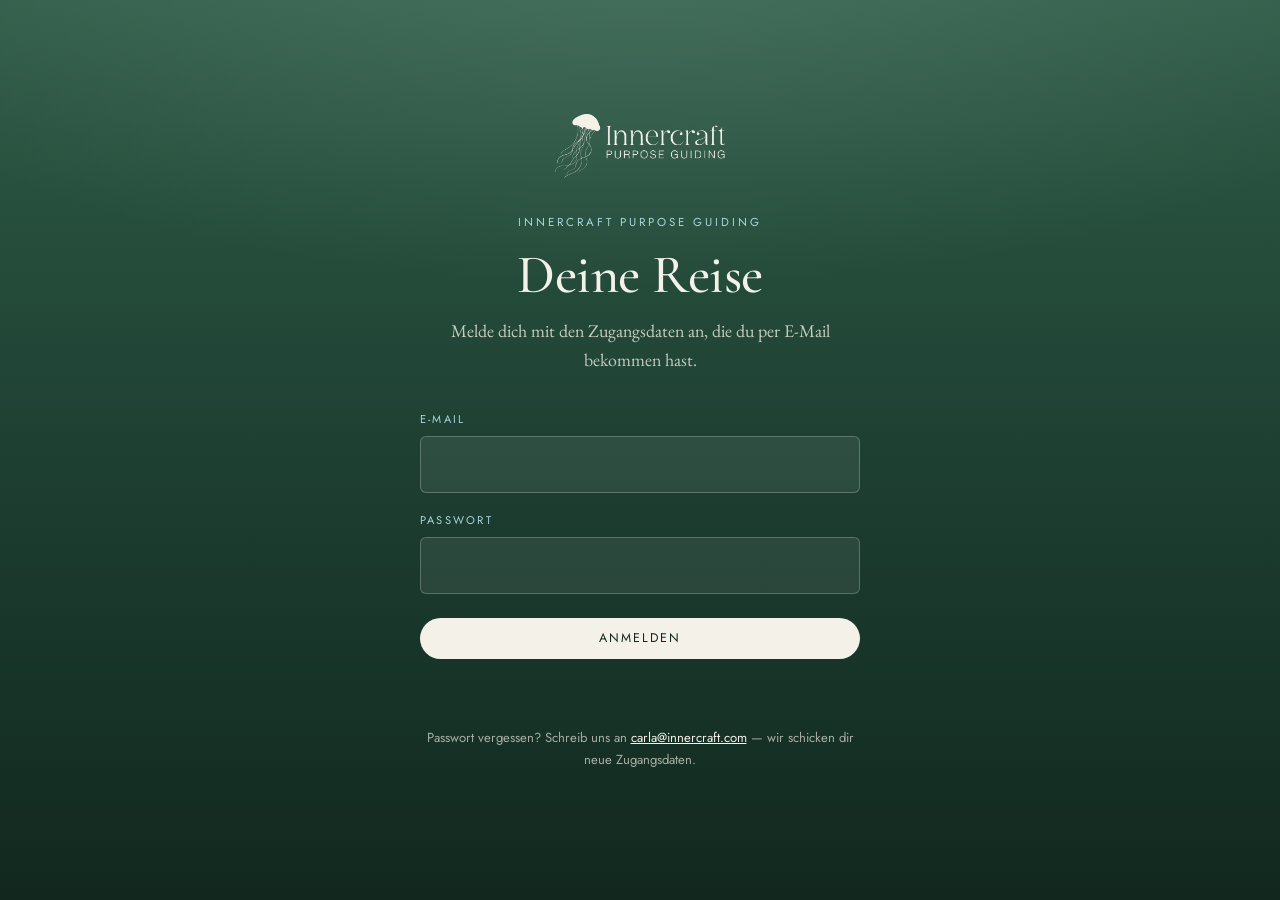
<file: reise/index.html>
<!DOCTYPE html>
<html lang="de">
<head>
  <meta charset="UTF-8" />
  <meta name="viewport" content="width=device-width, initial-scale=1.0" />
  <title>Deine Reise · Innercraft</title>
  <meta name="robots" content="noindex, nofollow" />
  <meta name="description" content="Der geschützte Bereich für Teilnehmende des Innercraft Purpose Guiding." />
  <link rel="stylesheet" href="../fonts/fonts.css" />
  <link rel="stylesheet" href="reise.css" />
  <link rel="icon" href="../media/favicon.svg" type="image/svg+xml" />
  <link rel="apple-touch-icon" href="../app/icons/icon-180.png" />
</head>
<body>
  <div id="app"><div class="loading">Einen Moment …</div></div>
  <script src="config.js"></script>
  <script src="data.js"></script>
  <script src="ui.js"></script>
  <script src="app.js"></script>
</body>
</html>
</file>
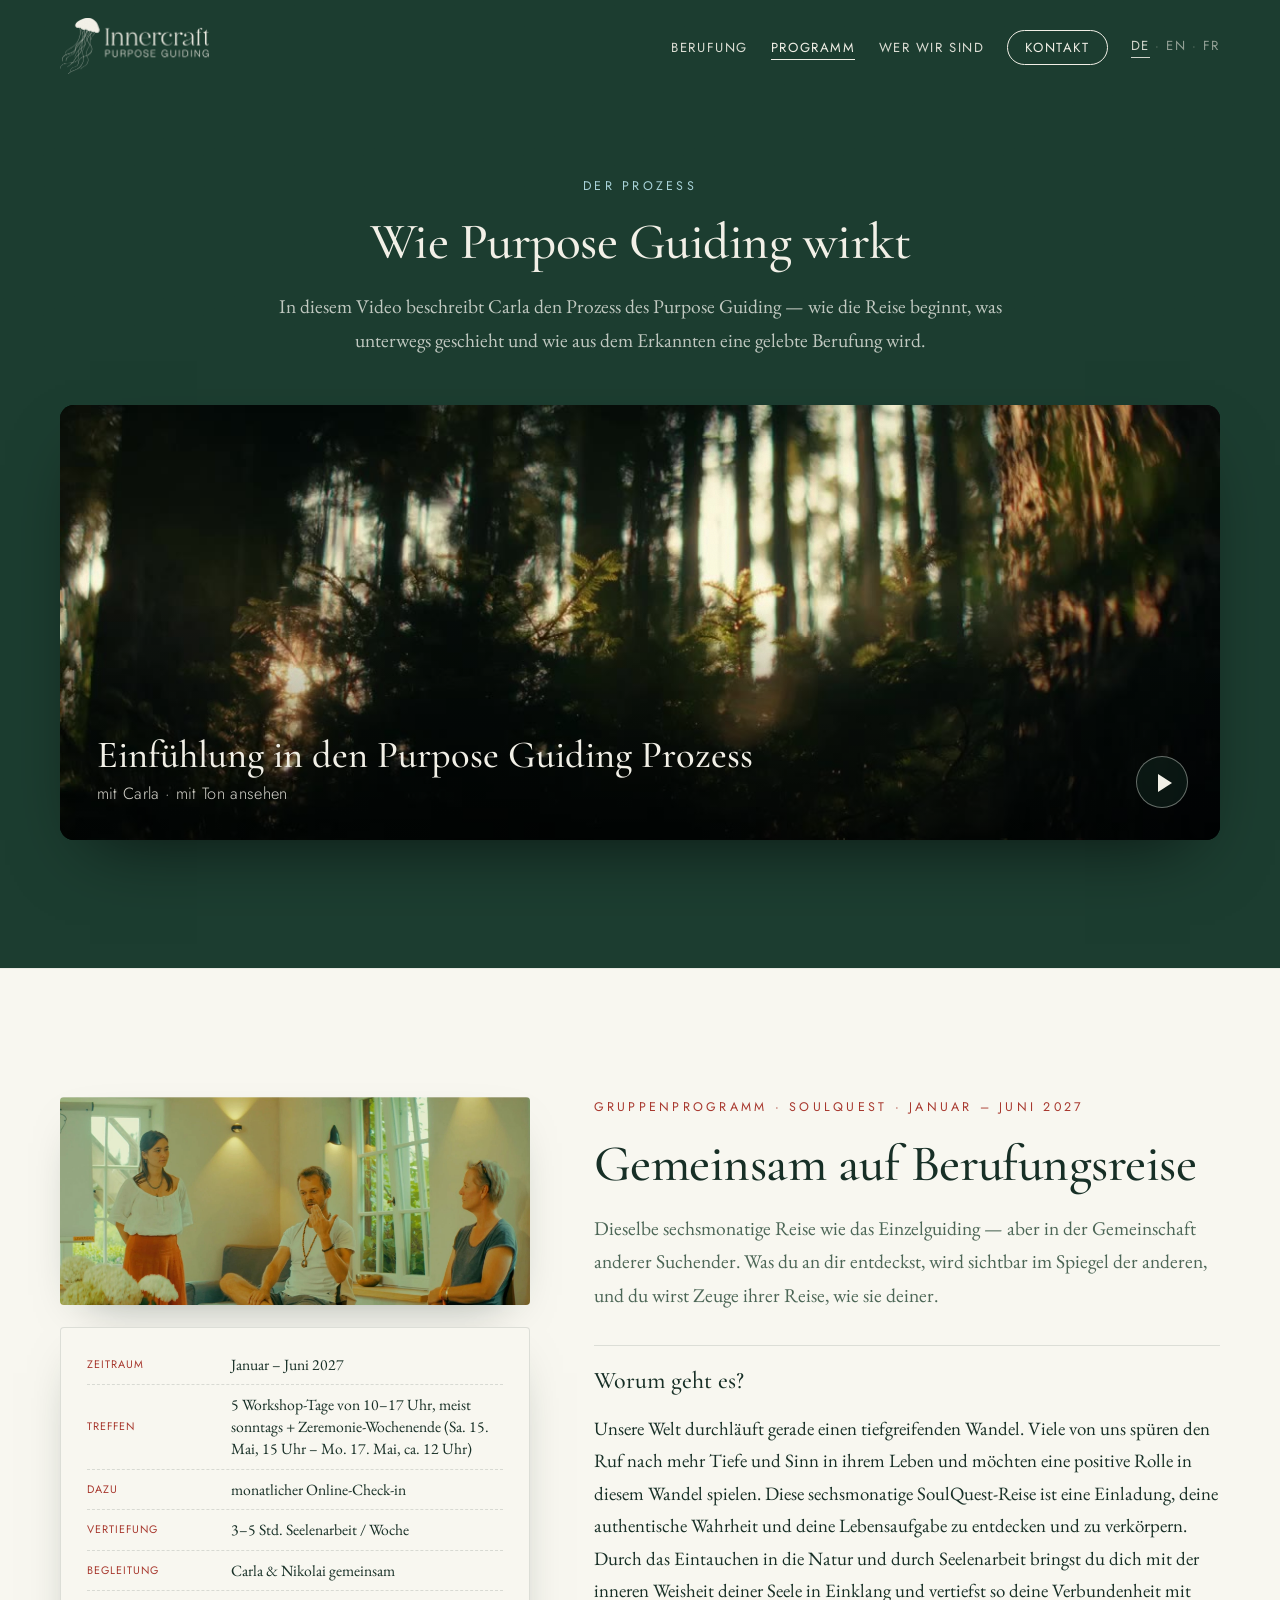
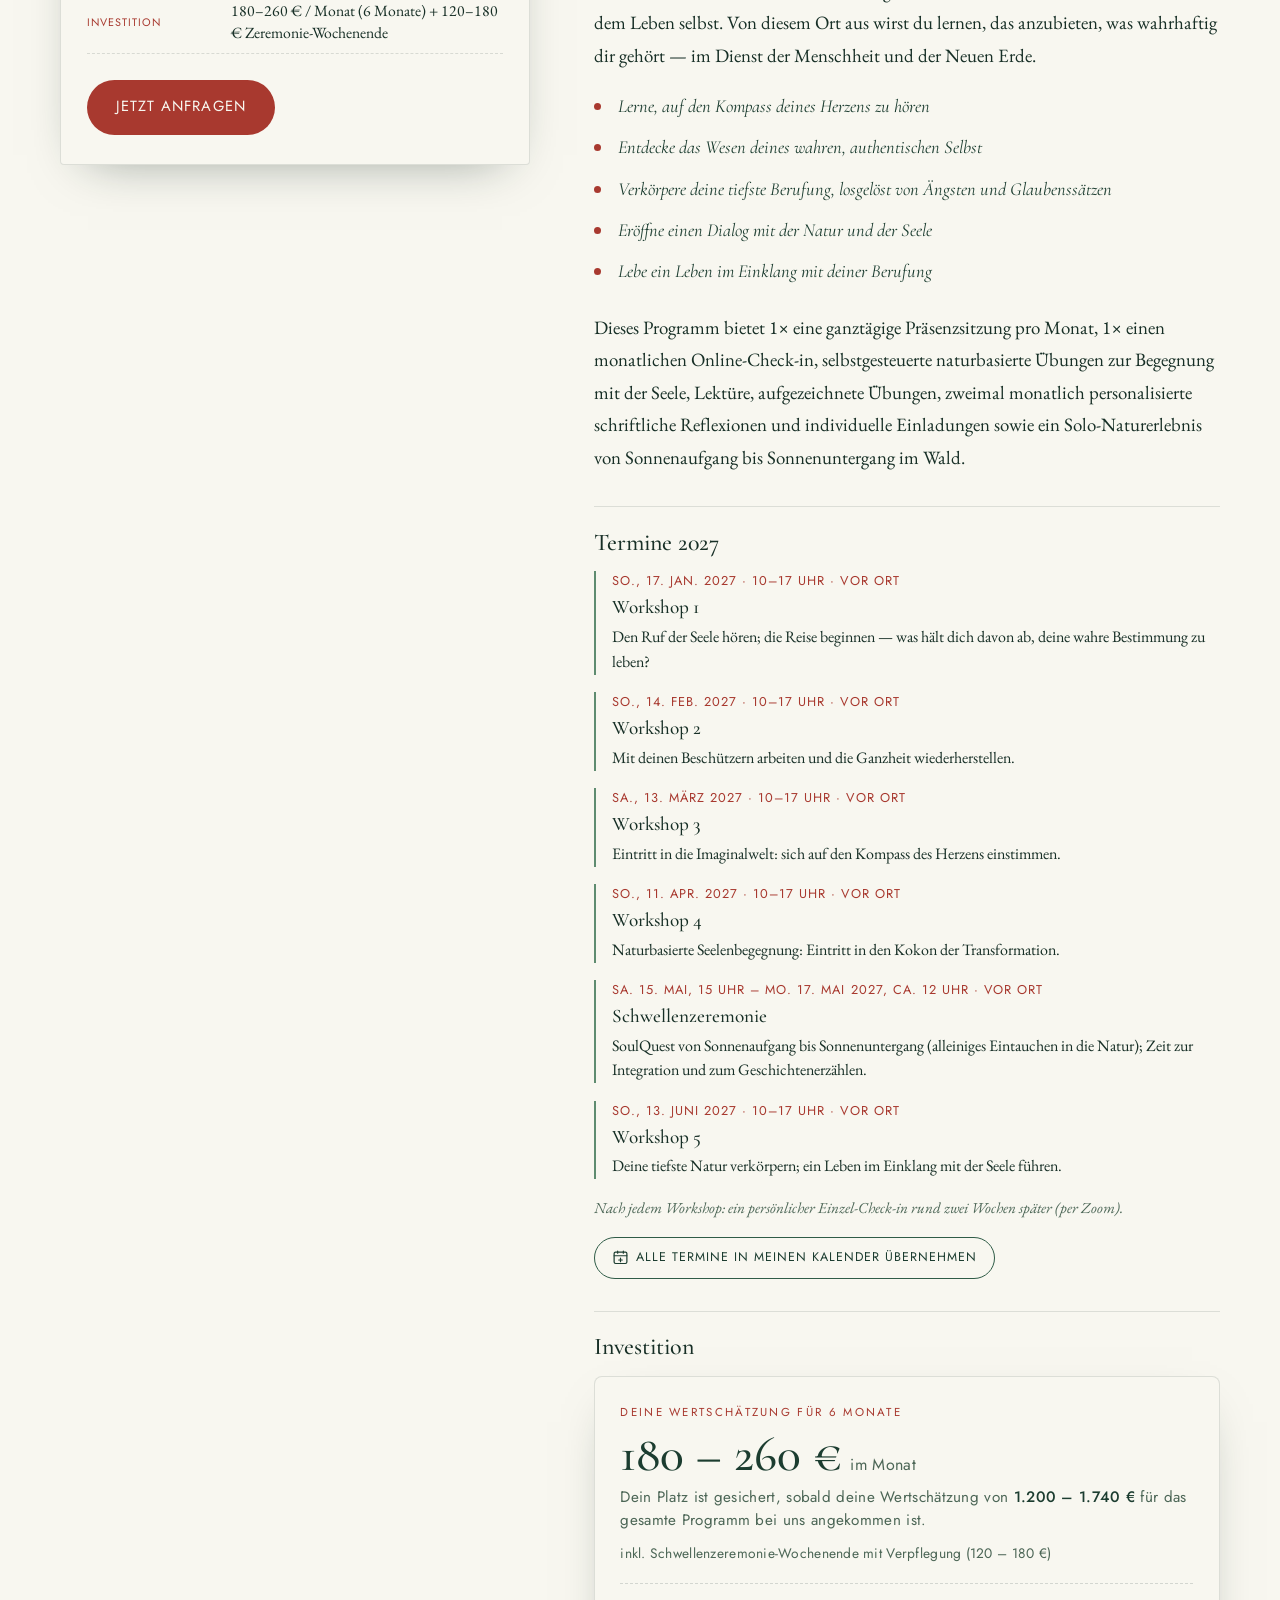
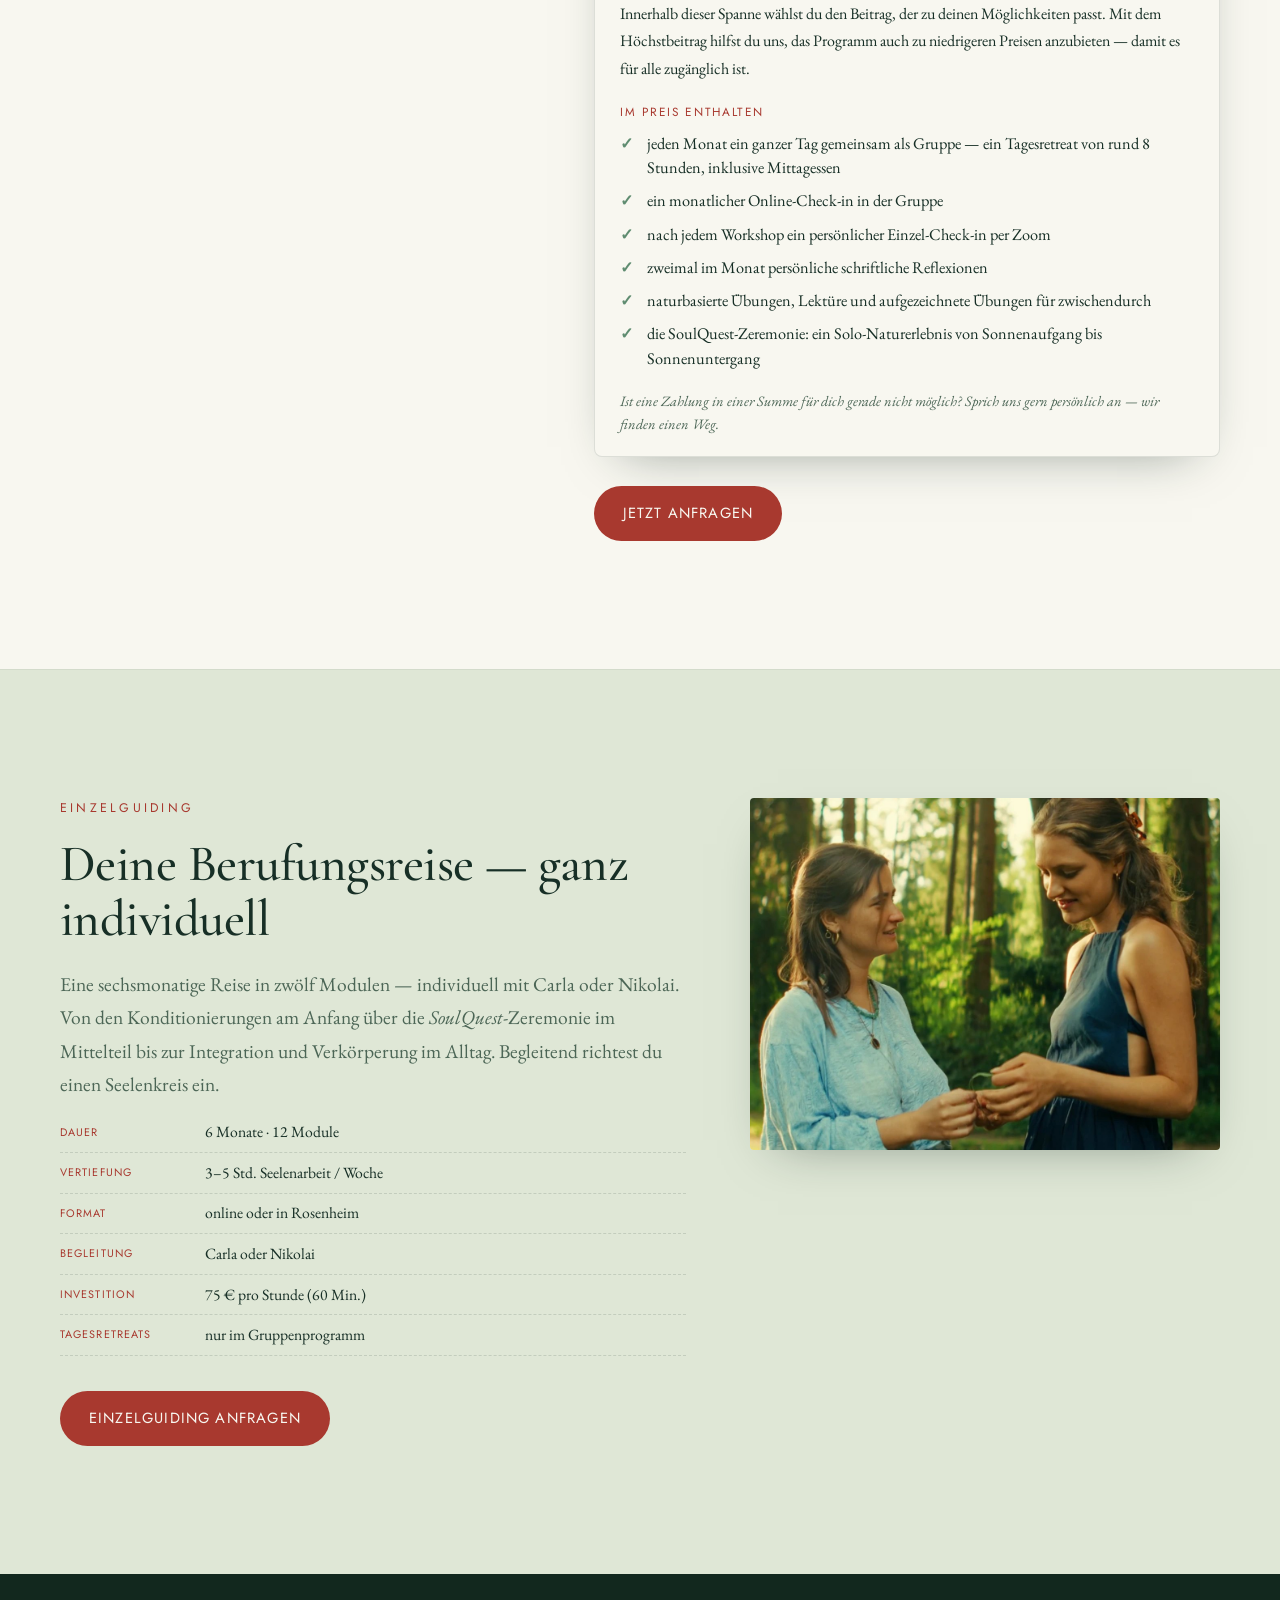
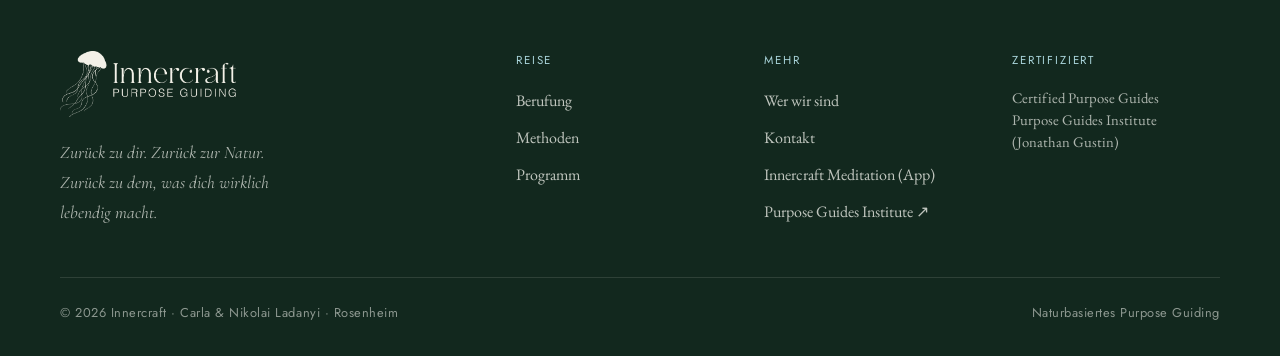
<file: programm.html>
<!DOCTYPE html>
<html lang="de">
<head>
  <meta charset="UTF-8" />
  <meta name="viewport" content="width=device-width, initial-scale=1.0" />
  <title>Programm — Gruppenprogramm &amp; Einzelguiding · Innercraft</title>
  <meta name="description" content="Das Innercraft-Programm: die sechsmonatige SoulQuest-Reise in der Gruppe (Januar bis Juni 2027) oder Einzelguiding mit Carla oder Nikolai." />
  <meta name="author" content="Carla &amp; Nikolai Ladanyi · Innercraft" />

  <!-- Open Graph -->
  <meta property="og:title" content="Programm — Gruppenprogramm &amp; Einzelguiding · Innercraft" />
  <meta property="og:description" content="Naturbasiertes Purpose Guiding nach Jonathan Gustin & Bill Plotkin. Zurück zu dir, zurück zur Natur, zurück zu dem, was dich wirklich lebendig macht." />
  <meta property="og:type" content="website" />
  <meta property="og:locale" content="de_DE" />

  <!-- Sprachversionen -->
  <link rel="alternate" hreflang="de" href="programm.html" />
  <link rel="alternate" hreflang="en" href="en/programm.html" />
  <link rel="alternate" hreflang="fr" href="fr/programm.html" />
  <link rel="alternate" hreflang="x-default" href="programm.html" />

  <link rel="stylesheet" href="fonts/fonts.css" />
  <link rel="stylesheet" href="styles.css" />
  <link rel="icon" href="media/favicon.svg" type="image/svg+xml" />
  <link rel="icon" href="app/icons/icon-192.png" type="image/png" sizes="192x192" />
  <link rel="apple-touch-icon" href="app/icons/icon-180.png" />
</head>
<body>
  <!-- Decorative grain overlay -->
  <div class="grain" aria-hidden="true"></div>

  <!-- ============ HEADER / NAV ============ -->
  <header class="site-header" id="top">
    <nav class="nav container">
      <a href="./" class="brand" aria-label="Innercraft Startseite">
        <span class="brand-logo" aria-hidden="true"></span>
      </a>

      <button class="nav-toggle" aria-expanded="false" aria-controls="nav-menu" aria-label="Menü öffnen">
        <span></span><span></span><span></span>
      </button>

      <ul class="nav-menu" id="nav-menu">
        <li><a href="./#berufung">Berufung</a></li>
        <li><a href="programm.html" aria-current="page">Programm</a></li>
        <li><a href="./#team">Wer wir sind</a></li>
        <li><a href="./#kontakt" class="nav-cta">Kontakt</a></li>
        <li class="lang-switch" aria-label="Sprache">
          <a href="programm.html" data-lang-choice="de" class="is-current" lang="de" hreflang="de">DE</a><span aria-hidden="true">·</span><a href="en/programm.html" data-lang-choice="en" lang="en" hreflang="en">EN</a><span aria-hidden="true">·</span><a href="fr/programm.html" data-lang-choice="fr" lang="fr" hreflang="fr">FR</a>
        </li>
      </ul>
    </nav>
  </header>

  <main>
    <!-- ============ VIDEO: DER PROZESS ============ -->
    <section class="section section-forest page-first" id="prozess" aria-labelledby="prozess-title">
      <div class="container narrow center">
        <p class="eyebrow light reveal">Der Prozess</p>
        <h1 id="prozess-title" class="light reveal">Wie Purpose Guiding wirkt</h1>
        <p class="section-intro light reveal">In diesem Video beschreibt Carla den Prozess des Purpose Guiding — wie die Reise beginnt, was unterwegs geschieht und wie aus dem Erkannten eine gelebte Berufung wird.</p>
      </div>
      <div class="container film-container">
        <button class="film-card reveal" type="button" data-yt="JeDqn7XRBu8" aria-label="Video: Einfühlung in den Purpose Guiding Prozess – im Vollbild mit Ton abspielen">
          <video autoplay muted loop playsinline preload="metadata" poster="media/tree-loop-poster.jpg" aria-hidden="true">
            <source src="media/tree-loop.mp4" type="video/mp4" />
          </video>
          <span class="film-text" aria-hidden="true">
            <span class="film-title">Einfühlung in den Purpose Guiding Prozess</span>
            <span class="film-sub">mit Carla · mit Ton ansehen</span>
          </span>
          <span class="film-play" aria-hidden="true"></span>
        </button>
      </div>
    </section>

    <!-- ============ GRUPPENPROGRAMM ============ -->
    <section class="section section-cream" id="gruppe" aria-labelledby="gruppe-title">
      <div class="container program">
        <aside class="program-aside reveal">
          <img class="program-photo" src="media/gruppenguiding-raum.jpg" alt="Gruppenguiding im Seminarraum" loading="lazy" style="aspect-ratio:1828/806" />
          <div class="program-card">
            <ul class="offer-facts">
              <li><span>Zeitraum</span> Januar – Juni 2027</li>
              <li><span>Treffen</span> 5 Workshop-Tage von 10–17 Uhr, meist sonntags + Zeremonie-Wochenende (Sa. 15. Mai, 15 Uhr – Mo. 17. Mai, ca. 12 Uhr)</li>
              <li><span>Dazu</span> monatlicher Online-Check-in</li>
              <li><span>Vertiefung</span> 3–5 Std. Seelenarbeit / Woche</li>
              <li><span>Begleitung</span> Carla &amp; Nikolai gemeinsam</li>
              <li><span>Investition</span> 180–260 € / Monat (6 Monate) + 120–180 € Zeremonie-Wochenende</li>
            </ul>
            <a href="./#kontakt" class="btn btn-primary">Jetzt anfragen</a>
          </div>
        </aside>
        <div class="program-body reveal">
          <p class="eyebrow">Gruppenprogramm · SoulQuest · Januar – Juni 2027</p>
          <h2 id="gruppe-title">Gemeinsam auf Berufungsreise</h2>
          <p class="section-intro">Dieselbe sechsmonatige Reise wie das Einzelguiding — aber in der Gemeinschaft anderer
              Suchender. Was du an dir entdeckst, wird sichtbar im Spiegel der anderen, und du wirst
              Zeuge ihrer Reise, wie sie deiner.</p>

          <h3 class="modal-subhead">Worum geht es?</h3>
        <p>
          Unsere Welt durchläuft gerade einen tiefgreifenden Wandel. Viele von uns spüren den Ruf
          nach mehr Tiefe und Sinn in ihrem Leben und möchten eine positive Rolle in diesem Wandel
          spielen. Diese sechsmonatige SoulQuest-Reise ist eine Einladung, deine authentische
          Wahrheit und deine Lebensaufgabe zu entdecken und zu verkörpern. Durch das Eintauchen in
          die Natur und durch Seelenarbeit bringst du dich mit der inneren Weisheit deiner Seele in
          Einklang und vertiefst so deine Verbundenheit mit dem Leben selbst. Von diesem Ort aus
          wirst du lernen, das anzubieten, was wahrhaftig dir gehört — im Dienst der Menschheit und
          der Neuen Erde.
        </p>
        <ul class="modal-list">
          <li>Lerne, auf den Kompass deines Herzens zu hören</li>
          <li>Entdecke das Wesen deines wahren, authentischen Selbst</li>
          <li>Verkörpere deine tiefste Berufung, losgelöst von Ängsten und Glaubenssätzen</li>
          <li>Eröffne einen Dialog mit der Natur und der Seele</li>
          <li>Lebe ein Leben im Einklang mit deiner Berufung</li>
        </ul>
        <p>
          Dieses Programm bietet 1× eine ganztägige Präsenzsitzung pro Monat, 1× einen monatlichen
          Online-Check-in, selbstgesteuerte naturbasierte Übungen zur Begegnung mit der Seele,
          Lektüre, aufgezeichnete Übungen, zweimal monatlich personalisierte schriftliche
          Reflexionen und individuelle Einladungen sowie ein Solo-Naturerlebnis von Sonnenaufgang
          bis Sonnenuntergang im Wald.
        </p>

        <h3 class="modal-subhead">Termine 2027</h3>
        <ol class="modal-dates">
          <li><span class="md-date">So., 17. Jan. 2027 · 10–17 Uhr · vor Ort</span><span class="md-label">Workshop 1</span>Den Ruf der Seele hören; die Reise beginnen — was hält dich davon ab, deine wahre Bestimmung zu leben?</li>
          <li><span class="md-date">So., 14. Feb. 2027 · 10–17 Uhr · vor Ort</span><span class="md-label">Workshop 2</span>Mit deinen Beschützern arbeiten und die Ganzheit wiederherstellen.</li>
          <li><span class="md-date">Sa., 13. März 2027 · 10–17 Uhr · vor Ort</span><span class="md-label">Workshop 3</span>Eintritt in die Imaginalwelt: sich auf den Kompass des Herzens einstimmen.</li>
          <li><span class="md-date">So., 11. Apr. 2027 · 10–17 Uhr · vor Ort</span><span class="md-label">Workshop 4</span>Naturbasierte Seelenbegegnung: Eintritt in den Kokon der Transformation.</li>
          <li><span class="md-date">Sa. 15. Mai, 15 Uhr – Mo. 17. Mai 2027, ca. 12 Uhr · vor Ort</span><span class="md-label">Schwellenzeremonie</span>SoulQuest von Sonnenaufgang bis Sonnenuntergang (alleiniges Eintauchen in die Natur); Zeit zur Integration und zum Geschichtenerzählen.</li>
          <li><span class="md-date">So., 13. Juni 2027 · 10–17 Uhr · vor Ort</span><span class="md-label">Workshop 5</span>Deine tiefste Natur verkörpern; ein Leben im Einklang mit der Seele führen.</li>
        </ol>
        <p class="modal-note">Nach jedem Workshop: ein persönlicher Einzel-Check-in rund zwei Wochen später (per Zoom).</p>
        <p class="cal-link-wrap"><a class="btn btn-outline cal-link" href="kalender/innercraft-gruppenguiding-2027.ics"><svg viewBox="0 0 24 24" width="17" height="17" fill="none" stroke="currentColor" stroke-width="1.7" stroke-linecap="round" stroke-linejoin="round" aria-hidden="true"><rect x="3" y="4.5" width="18" height="16" rx="2"/><path d="M3 9.5h18M8 3v3M16 3v3M12 13v5M9.5 15.5h5"/></svg><span>Alle Termine in meinen Kalender übernehmen</span></a></p>

        <h3 class="modal-subhead">Investition</h3>
        <div class="price-card">
          <p class="price-head">Deine Wertschätzung für 6 Monate</p>
          <p class="price-big"><span class="price-amount">180 – 260 €</span> <span class="price-per">im Monat</span></p>
          <p class="price-billing">Dein Platz ist gesichert, sobald deine Wertschätzung von <strong>1.200 – 1.740 €</strong> für das gesamte Programm bei uns angekommen ist.</p>
          <p class="price-extra">inkl. Schwellenzeremonie-Wochenende mit Verpflegung (120 – 180 €)</p>
          <p class="price-scale">Innerhalb dieser Spanne wählst du den Beitrag, der zu deinen Möglichkeiten passt. Mit dem Höchstbeitrag hilfst du uns, das Programm auch zu niedrigeren Preisen anzubieten — damit es für alle zugänglich ist.</p>
          <p class="price-incl-head">Im Preis enthalten</p>
          <ul class="price-incl">
            <li>jeden Monat ein ganzer Tag gemeinsam als Gruppe — ein Tagesretreat von rund 8 Stunden, inklusive Mittagessen</li>
            <li>ein monatlicher Online-Check-in in der Gruppe</li>
            <li>nach jedem Workshop ein persönlicher Einzel-Check-in per Zoom</li>
            <li>zweimal im Monat persönliche schriftliche Reflexionen</li>
            <li>naturbasierte Übungen, Lektüre und aufgezeichnete Übungen für zwischendurch</li>
            <li>die SoulQuest-Zeremonie: ein Solo-Naturerlebnis von Sonnenaufgang bis Sonnenuntergang</li>
          </ul>
          <p class="price-note">Ist eine Zahlung in einer Summe für dich gerade nicht möglich? Sprich uns gern persönlich an — wir finden einen Weg.</p>
        </div>

          <a href="./#kontakt" class="btn btn-primary">Jetzt anfragen</a>
        </div>
      </div>
    </section>

    <!-- ============ EINZELGUIDING ============ -->
    <section class="section section-sand" id="einzel" aria-labelledby="einzel-title">
      <div class="container program program-reverse">
        <div class="program-body reveal">
          <p class="eyebrow">Einzelguiding</p>
          <h2 id="einzel-title">Deine Berufungsreise — ganz individuell</h2>
          <p class="section-intro">Eine sechsmonatige Reise in zwölf Modulen — individuell mit Carla oder Nikolai. Von den
              Konditionierungen am Anfang über die <em>SoulQuest</em>-Zeremonie im Mittelteil bis zur
              Integration und Verkörperung im Alltag. Begleitend richtest du einen Seelenkreis ein.</p>
          <ul class="offer-facts">
              <li><span>Dauer</span> 6 Monate · 12 Module</li>
              <li><span>Vertiefung</span> 3–5 Std. Seelenarbeit / Woche</li>
              <li><span>Format</span> online oder in Rosenheim</li>
              <li><span>Begleitung</span> Carla oder Nikolai</li>
              <li><span>Investition</span> 75 € pro Stunde (60 Min.)</li>
              <li><span>Tagesretreats</span> nur im Gruppenprogramm</li>
          </ul>
          <a href="./#kontakt" class="btn btn-primary">Einzelguiding anfragen</a>
        </div>
        <aside class="program-aside reveal">
          <img class="program-photo" src="media/einzelguiding-wald.jpg" alt="Carla im Einzelguiding mit einer Klientin im Wald" loading="lazy" style="aspect-ratio:4/3;object-position:50% center" />
        </aside>
      </div>
    </section>
  </main>

  <!-- ============ FOOTER ============ -->
  <footer class="site-footer">
    <div class="container footer-grid">
      <div class="footer-brand">
        <span class="brand-logo brand-logo-footer" role="img" aria-label="Innercraft · Purpose Guiding"></span>
        <p class="footer-claim">Zurück zu dir. Zurück zur Natur. Zurück zu dem, was dich wirklich lebendig macht.</p>
      </div>
      <nav class="footer-nav" aria-label="Footer">
        <p class="footer-head">Reise</p>
        <a href="./#berufung">Berufung</a>
        <!-- <a href="./#bewegungen">Bewegungen</a> -->
        <a href="./#methoden">Methoden</a>
        <a href="programm.html">Programm</a>
      </nav>
      <nav class="footer-nav" aria-label="Mehr">
        <p class="footer-head">Mehr</p>
        <a href="./#team">Wer wir sind</a>
        <a href="./#kontakt">Kontakt</a>
        <a href="app/">Innercraft Meditation (App)</a>
        <a href="https://www.purposeguides.org/" target="_blank" rel="noopener">Purpose Guides Institute ↗</a>
      </nav>
      <div class="footer-nav">
        <p class="footer-head">Zertifiziert</p>
        <p class="footer-cert">Certified Purpose Guides<br />Purpose Guides Institute<br />(Jonathan Gustin)</p>
      </div>
    </div>
    <div class="container footer-bottom">
      <p>© <span id="year"></span> Innercraft · Carla &amp; Nikolai Ladanyi · Rosenheim</p>
      <p>Naturbasiertes Purpose Guiding</p>
    </div>
  </footer>

  <!-- ============ SVG SPRITE: DIE QUALLE ============ -->
  <svg width="0" height="0" style="position:absolute" aria-hidden="true">
    <symbol id="jellyfish" viewBox="0 0 1114 1564">
      <!-- Qualle aus dem Innercraft-Logo; die Tentakel wiegen sich sanft -->
      <g fill="currentColor" fill-rule="evenodd">
        <path d="M 544.7 291.7 C 544.5 291.8, 547.2 300.4, 550.6 310.7 C 563.5 349.3, 565.4 361.4, 565.5 405.5 C 565.5 445.5, 562.6 469.7, 553.4 508 C 530 605.6, 479.6 698.8, 418.3 758 C 391.4 784, 367.7 801, 297.5 844.3 C 228 887.2, 200.2 908.4, 181.5 932.5 C 167.7 950.4, 159.4 969.6, 158.8 985.5 C 158.3 995.3, 160.2 992.9, 163.6 979.1 C 168.7 958.2, 180.4 938.8, 199.5 919.5 C 218.5 900.2, 238.5 886.1, 287 857.5 C 410.8 784.5, 467.2 728.8, 515 631.8 C 568.1 524.3, 585.8 422.2, 566.4 335.2 C 563.4 321.5, 554.5 293.6, 552.7 292.2 C 551.6 291.4, 545.4 290.9, 544.7 291.7 M 589.6 315.8 C 589.3 316.4, 591.5 322.9, 594.5 330.4 C 618.6 390.6, 628.2 467, 622.5 555 C 620.1 592.6, 619.7 594.4, 612.3 604.9 C 594.7 630.1, 570.7 654.5, 530.5 688.1 C 492.7 719.7, 478.9 733.8, 465.8 754 C 448.2 781, 437 817, 435 852.5 C 434 870.7, 433.9 871.3, 427.7 879.7 C 409.9 903.8, 383.5 929.2, 360.5 944.3 C 332.8 962.4, 313.2 970.4, 236.1 994.5 C 172.7 1014.3, 138.4 1033.2, 112.8 1062.4 C 77.2 1103.1, 67.1 1148.4, 85.5 1185.5 C 90.8 1196.3, 95.3 1202, 97 1200.4 C 97.9 1199.5, 97 1196.9, 93.1 1189.4 C 69.6 1143.8, 89.7 1085.3, 142 1046.8 C 166.6 1028.7, 192.1 1017.7, 256 997.6 C 322.9 976.6, 345.8 966.5, 373.9 945.5 C 390.3 933.3, 416.4 907.9, 430.7 890.3 C 432 888.7, 432.1 889.3, 431.5 895.9 C 427.7 939.6, 394.8 986.1, 347.7 1014 C 342.1 1017.4, 322.6 1027.6, 304.5 1036.7 C 246.1 1066, 228.3 1077.4, 208.9 1097.7 C 187.2 1120.5, 177.1 1148.4, 179.5 1179.6 C 180 1186.8, 180.7 1189.6, 182.2 1191.6 C 185.3 1195.5, 186.1 1193.3, 184.8 1183.7 C 180.9 1154.8, 195.9 1118.8, 223 1092 C 242.5 1072.6, 254.9 1065, 314 1036.1 C 365.8 1010.8, 388 994.8, 408 968.2 C 423.6 947.4, 430.8 930.1, 437.1 898.6 C 442.3 872.2, 444.6 867.6, 473.5 824.5 C 514.4 763.7, 544 725, 593 668.6 C 611.1 647.6, 611.3 647.6, 605.5 669.6 C 597.9 698.1, 589.6 720.4, 568.3 769.5 C 543.3 827, 538.1 840.6, 532 865 C 529.8 873.7, 526.8 884.6, 525.4 889.2 L 522.8 897.5 504.6 916 C 474.5 946.5, 465.9 960.2, 441.5 1017.5 C 435.6 1031.2, 427.4 1049.6, 423.2 1058.3 C 417.7 1069.9, 415.9 1074.3, 416.8 1075.2 C 419.3 1077.7, 432.4 1052.8, 445.8 1019.9 C 465.1 972.7, 480.1 948.3, 506.4 921.2 C 521.3 905.9, 521.1 905.8, 518 930.4 C 515.4 950.7, 515.6 958.1, 519 992 C 520.1 1002.7, 521 1012.4, 521 1013.6 C 521 1014.9, 512.4 1024.7, 495.9 1042.1 C 453.7 1086.4, 445.1 1097.7, 412 1152.5 C 390.3 1188.4, 379 1204.9, 363.8 1222.6 C 356.8 1230.8, 355.6 1231.8, 351.8 1232.4 C 315.6 1238.2, 287.6 1241.4, 245.5 1244.5 C 168.9 1250.1, 143 1255.5, 106.9 1273.6 C 66 1294, 31.6 1331.3, 22.4 1365 C 19.9 1374.1, 19.8 1392.2, 22.2 1394.6 C 24.5 1396.9, 24.7 1396.1, 25.4 1383 C 27.7 1334.7, 72.4 1288.2, 136.9 1267 C 169.7 1256.2, 199 1251.8, 273 1246.5 C 305.8 1244.1, 342.7 1240.6, 345.8 1239.5 C 348.6 1238.5, 344.6 1243, 330.3 1257.1 C 313 1274.2, 298.5 1286.3, 273 1305.3 C 262.8 1312.8, 246.2 1325.2, 236 1332.7 C 219.7 1344.8, 215.6 1348.8, 219.6 1348.4 C 221.3 1348.2, 258.7 1321.8, 280.5 1305.4 C 309.9 1283.4, 327 1268.9, 344 1251.8 C 361.4 1234.3, 358.3 1235.9, 381.8 1231 C 439.8 1218.9, 492.7 1181.6, 514.5 1137.5 C 527.7 1110.8, 529.4 1101.4, 529.5 1055.4 L 529.5 1018.2 540 1006.5 C 567.4 976.1, 587.8 942.7, 599.1 910.2 C 605.2 892.5, 606.7 885.6, 610 861.6 C 614.4 829.1, 609.1 836.9, 651.5 800.3 C 667.7 786.4, 686.1 763.8, 691.1 751.9 C 695.7 740.7, 694.2 762, 689 780.4 C 685.1 794.3, 678.2 809.8, 660.5 844.5 C 630.1 904.1, 625.2 919.9, 626.3 954.9 C 627 976.5, 628.9 986.2, 639.9 1025.8 C 648.6 1057, 651.3 1068.1, 650.8 1070.5 C 650.6 1071.4, 644.8 1074.5, 636.6 1078.1 C 593.5 1096.6, 562.4 1120.1, 543.3 1148.5 C 532.5 1164.6, 524.8 1184.8, 518 1215 C 503.5 1279.6, 496.7 1297, 478.5 1315.5 C 463.5 1330.8, 447.9 1338.6, 408.5 1350.5 C 365.4 1363.6, 351.4 1370.8, 331.3 1390.3 C 305.4 1415.5, 294.3 1445.6, 303.5 1465.8 C 306.4 1472.1, 308.5 1472, 307 1465.5 C 303 1448.3, 308.5 1425.3, 320.6 1408.3 C 339.9 1381.3, 360.5 1368.7, 411.1 1353.2 C 455.2 1339.6, 473.1 1330, 488.2 1311.3 C 504.7 1291, 510 1277.8, 523.5 1223.5 C 528.1 1204.8, 533.3 1185.4, 535 1180.5 C 549.2 1139.5, 573 1115.3, 623.5 1090.5 C 640.7 1082, 650.9 1077.6, 651.6 1078.3 C 655.9 1082.5, 656.8 1131.8, 653.1 1156 C 638.9 1249.7, 582.3 1337.4, 501.2 1391.1 C 478.9 1405.9, 462.4 1413.7, 405 1437 C 320.8 1471.1, 288.4 1488.3, 262.1 1512.6 C 249.8 1523.9, 237 1542.3, 240.4 1543.6 C 244.6 1545.2, 247.4 1543.6, 251 1537.2 C 267.8 1507.5, 302.2 1486, 394 1448.2 C 494.3 1406.8, 522.3 1390.9, 558.5 1354.5 C 633.5 1279.3, 671.4 1176.2, 660.7 1076.6 C 660.5 1075.1, 661.8 1074.4, 667 1072.9 C 670.6 1071.9, 688 1065.7, 705.6 1059.1 C 740.1 1046.3, 748.3 1043.5, 750.5 1044.3 C 754.1 1045.8, 772.2 1107.4, 776.1 1132 C 777.7 1141.7, 777.7 1173, 776.1 1184 C 768.2 1240.3, 737.4 1288.1, 689 1319.2 C 684.3 1322.2, 672.4 1329.3, 662.5 1335 C 626.1 1355.9, 614.3 1363.9, 600.3 1377.3 C 585.4 1391.7, 573.4 1410, 578.9 1410 C 579.4 1410, 582.6 1406.1, 586.1 1401.2 C 602.6 1378.5, 618.7 1365.7, 663 1340 C 702.3 1317.2, 722.3 1301.7, 740.8 1279.5 C 769.3 1245.4, 783 1207.1, 783 1161.7 C 783 1133.1, 780.4 1118.9, 768.5 1081 C 759.3 1051.4, 757 1043.7, 757 1041.6 C 757 1040.3, 761.8 1037.5, 774.2 1031.5 C 834.5 1002.5, 873.5 956.4, 886.2 899.3 C 889.6 884.4, 889.5 849.2, 886.1 833.5 C 879.3 801.6, 861.7 765.6, 843.1 745.5 C 839.2 741.3, 836 737.1, 836 736.1 C 836 735.2, 837.6 730.4, 839.6 725.4 C 845.8 710.1, 855.1 657, 854.9 638.5 L 854.7 624.5 859.9 606 C 877.5 542.9, 886.2 526.7, 927.5 479.5 C 953.6 449.6, 967.2 430.6, 971.6 417.6 L 973.2 412.9 970.4 409.9 C 967 406.4, 966.5 406.8, 963.6 415.2 C 957.3 433.1, 949.1 445.6, 927.4 470.5 C 918.7 480.4, 909.3 491.6, 906.5 495.5 C 887.8 520.8, 866.8 561.9, 855 596.4 C 850.7 608.9, 851.5 610.2, 847.6 584 C 839.4 529.4, 839.4 495.9, 847.6 469.9 C 850.1 462, 850.7 461.1, 857.9 454.1 C 873.2 439.2, 893.2 425.9, 920.8 412.4 C 929.2 408.3, 936 404.4, 935.8 403.9 C 935.6 403.3, 934.2 402.1, 932.7 401.2 C 930 399.5, 929.8 399.6, 908.5 410.5 C 892.6 418.7, 883.5 424.1, 872.9 431.8 C 865.2 437.4, 858.4 442, 858 442 C 856.3 442, 866.6 410.9, 873.7 395 L 876.1 389.6 873.8 387.8 C 872.5 386.9, 871.2 386.4, 870.9 386.8 C 870.5 387.2, 865 401.6, 858.6 418.9 L 847 450.3 833.2 464.4 C 795.1 503.4, 774.3 537.6, 765.4 575.6 C 761.6 591.9, 761.3 619.6, 764.8 635.7 C 771.5 666.6, 787.1 693.6, 818.5 729.2 C 823.7 735.1, 828 740.4, 828 741 C 828 746.9, 808.9 786.6, 790 820 C 746.3 897.1, 735.8 925.6, 735.7 967.5 C 735.6 982, 735.8 983.2, 740.7 1005 C 747.5 1035, 747.2 1033.5, 745.1 1035.4 C 742.6 1037.7, 729 1043.1, 697 1054.5 C 681.9 1059.9, 667.1 1065.3, 664.1 1066.7 C 661.1 1068, 658.5 1068.9, 658.3 1068.6 C 658.1 1068.4, 656.9 1063.8, 655.5 1058.4 C 654.2 1052.9, 650.1 1038.8, 646.5 1027 C 623.2 951.3, 626.2 920.8, 664.1 846.4 C 686.2 803.1, 693.5 784.1, 699.5 754.6 C 703.6 734.7, 703.9 733.6, 711 714.5 C 720.3 689.4, 724 672, 730.5 623 C 741 543, 747 527.3, 795.9 452.6 C 815 423.4, 820.4 414.4, 828.1 399.2 C 835.7 384.2, 835.7 382.2, 828.4 383.6 C 826.1 384, 824.5 385, 824 386.4 C 813.6 412.2, 806.7 425, 784.3 460 C 743.3 524.4, 735.2 545.3, 726.5 608.5 C 725.1 619, 723 634.2, 721.9 642.5 C 717.7 672.8, 713 692.9, 705.3 712.9 C 698.9 729.6, 699 729.6, 696.4 712.8 C 695.1 705, 691.9 687.9, 689.1 674.9 C 677.6 620.6, 676 600.8, 680.5 566.7 C 682.2 553.8, 683.9 550.2, 697.1 532 C 737.5 476.2, 770 411.5, 775 377.2 L 776.3 368.9 772.9 365.4 L 769.6 362 766.1 364.7 C 764.1 366.1, 757.2 372.7, 750.7 379.4 C 744.2 386.1, 739.2 390.6, 739.5 389.5 C 740.5 386.6, 742 342.6, 741.2 341.8 C 740.8 341.5, 739 341, 737.2 340.8 L 733.8 340.5 733.6 357.5 C 733.2 383, 728.3 400.1, 706.3 453 C 690.5 491, 685.8 503.9, 681 523 C 671.7 560.1, 666.6 569.1, 633.5 607.2 L 622.5 619.9 622.2 615.9 C 621.4 606.3, 627.3 591, 642.5 563 C 671 510.4, 687.3 454, 687.4 407 C 687.5 390.9, 684.4 367.1, 680.4 353.3 C 680.2 352.5, 678.2 352.2, 674.8 352.3 C 669.7 352.5, 669.5 352.6, 669.2 355.5 C 669 357.1, 665.4 363.6, 661.1 370 C 646.6 391.6, 635.4 413.6, 631.5 428 C 630.5 431.6, 628.7 436.5, 627.6 439 L 625.5 443.5 624.4 431.5 C 622.2 408.2, 618.7 390.9, 611 365.5 C 600.8 331.9, 592.1 311.7, 589.6 315.8 M 668.1 369.7 C 651.1 391, 637.6 418, 632.4 440.9 C 628.8 456.9, 628 471.7, 628.7 508 C 629.2 537.3, 629 542.2, 627.1 558.2 C 624.9 576.9, 624.5 585, 625.8 585 C 626.9 585, 644.2 549.4, 651.3 532.3 C 663 504.7, 671.7 475.4, 676.2 449.5 C 679.2 431.8, 679.5 394.2, 676.7 377.6 C 674 361.5, 674.4 361.9, 668.1 369.7 M 764 375.4 C 751.4 385.3, 740.6 399.4, 734.9 413.2 C 733.3 417.2, 729.7 429.4, 727 440.5 C 721.7 462, 719.5 468.9, 710.2 493 C 701.9 514.6, 701.9 514.9, 710.5 502.5 C 740.5 459.5, 760.3 417.9, 768.5 380.8 C 770.7 370.6, 770.5 370.3, 764 375.4 M 716.8 439.5 C 709 454.8, 693.2 498.9, 690.7 512.5 C 686.1 536.9, 708 484.6, 716.6 450.7 C 720.5 435.2, 720.6 432, 716.8 439.5 M 827.9 483.7 C 800.3 512.3, 782.6 544, 774.4 579.5 C 771.8 590.7, 771.7 623.8, 774.3 635.7 C 779.9 661.8, 793.2 687.8, 813 711.6 C 822.4 722.9, 830 731, 831.2 731 C 837.6 731, 851.2 653.3, 848.9 630.6 C 848.4 625, 845.7 609.5, 843 596 C 833 546.7, 831.3 508.1, 837.6 480.1 C 838.4 476.6, 838.9 473.5, 838.7 473.3 C 838.5 473.1, 833.6 477.8, 827.9 483.7 M 666.6 579.3 C 640.9 618.2, 624.1 667.4, 619 718 C 618 728, 615.7 821, 616.4 821.7 C 617.3 822.7, 646.1 797.7, 657.1 786.3 C 671.5 771.5, 682.8 756.4, 690.5 741.6 C 696.1 730.8, 695.4 723.4, 684.5 679.5 C 674.6 639.8, 671.6 613.6, 673.7 584 C 674.3 575.5, 674.7 568.4, 674.5 568.2 C 674.3 568, 670.8 573, 666.6 579.3 M 610.2 618.3 C 596.4 637, 581.5 651.7, 544 684 C 483.6 735.9, 463.6 762.8, 449.5 811.5 C 444.9 827.6, 440.4 859, 442.7 859 C 443.2 859, 447.3 853, 451.7 845.8 C 486.7 788.3, 546.6 706.9, 581.3 669.6 C 608.8 640, 612.2 635.4, 614.6 623.9 C 617.3 611.1, 616.4 610, 610.2 618.3 M 629.1 625.4 C 617.4 638.5, 617.6 638, 607.4 677.2 C 600.3 704.8, 600.2 705.1, 573.2 770.7 C 544.6 839.9, 531.6 875, 530.3 886.5 L 529.7 891.4 535.1 887.6 C 538.1 885.4, 548.6 877.1, 558.5 869 C 568.4 860.9, 579 852.5, 582 850.4 C 592.7 842.9, 606.9 829.9, 607.4 827.2 C 607.7 825.7, 608.4 809.4, 609 791 C 611.5 710.4, 615.8 676.4, 627.4 644.7 C 636.8 619.3, 638 616, 637.7 616 C 637.6 616, 633.7 620.3, 629.1 625.4 M 826 760.2 C 816.4 781.9, 803.5 806.9, 788.4 833.5 C 762.6 878.8, 750.9 905.5, 745.4 931.5 C 742 947.5, 741.1 974.1, 743.3 991 C 744.9 1003.3, 751.4 1030.8, 753.1 1032.5 C 754.3 1033.7, 763 1029.3, 781.8 1018.1 C 826.3 991.6, 860.4 951, 875 907.1 C 889.4 864.2, 881.1 815.4, 852 771 C 845.8 761.5, 834 746.1, 832.9 746 C 832.6 746, 829.5 752.4, 826 760.2 M 580.4 859.8 C 552.4 880.8, 530.5 898.3, 528.5 901.4 C 523.9 908.6, 521.9 935.4, 523.1 972.1 C 524.2 1002.9, 524.8 1008.5, 526.9 1008.5 C 528.4 1008.5, 545.6 988.6, 555.6 975.4 C 576.4 947.7, 593.4 909.3, 601 873 C 603 863.1, 606.2 841.9, 605.7 841.3 C 605.6 841.2, 594.2 849.5, 580.4 859.8 M 502.6 1046 C 465.3 1082.8, 454.1 1097.2, 421.5 1150.5 C 398 1189.1, 384.2 1208.9, 371 1223.2 C 367.6 1227, 365.4 1230, 366.2 1230 C 368.8 1230, 384 1226, 395.1 1222.4 C 467.9 1199, 509.3 1159.1, 522.1 1100.1 C 524.5 1089.2, 525.8 1048.2, 524.3 1033.5 L 523.4 1025.5 502.6 1046">
          <animateTransform attributeName="transform" type="rotate" values="-2.5 640 300; 2.5 640 300; -2.5 640 300"
            dur="7s" repeatCount="indefinite" calcMode="spline" keySplines=".45 0 .55 1; .45 0 .55 1" />
        </path>
        <path d="M 746 21.1 C 705.8 25.2, 665.8 37.3, 602 64.5 C 497.4 109.1, 439.7 161.8, 433.5 218.5 C 430.8 242.9, 445.9 269.2, 469.1 280.3 C 483.5 287.2, 491 288.4, 516 287.6 C 532.6 287, 537.6 287.2, 542.3 288.4 C 547.3 289.7, 548.7 289.7, 553.5 288.4 C 567.5 284.8, 573.5 287.6, 581.1 301.5 C 586.1 310.6, 588.3 312.7, 595.3 314.5 C 603.1 316.5, 608.7 319.5, 621 328.4 C 637.6 340.4, 642.9 342.6, 672.5 349.9 C 676.9 351, 681.5 349.7, 685.5 346.1 C 693.3 339.3, 712.2 332, 722 332 C 726.3 332, 727.7 332.6, 734.3 337.3 C 735.7 338.3, 738.7 339.1, 741 339.2 C 745.6 339.2, 753.4 344.8, 767.7 358.3 C 774.2 364.5, 785.6 372.3, 795.2 377.2 C 802.3 380.9, 831.3 382.4, 835.9 379.3 C 841.7 375.5, 864.4 377.8, 870.3 382.9 C 874.4 386.4, 891.7 394.4, 899.5 396.5 C 903.3 397.5, 909.9 398, 918.2 398 C 928.3 398, 931.6 398.3, 933.5 399.6 C 937.3 402.1, 944 401.7, 951.3 398.6 C 958.7 395.4, 962.6 396.3, 965.4 401.9 C 967.2 405.4, 972.6 410, 974.8 410 C 975.7 410, 979 412, 982.2 414.5 C 1002.2 430.3, 1033.8 432.3, 1055.9 419.3 C 1078.8 405.8, 1093.1 378.6, 1093.1 348.5 C 1093.1 334.2, 1091.4 326.7, 1083.6 306.3 C 1080.1 297.1, 1073.3 278.5, 1068.5 265 C 1039 181.9, 1023.2 154.1, 982.6 113.4 C 960 90.8, 948.3 81, 926.3 66.3 C 888.9 41.4, 849.1 26.5, 806.1 21.5 C 792.4 19.9, 760.1 19.7, 746 21.1" />
      </g>
    </symbol>
    <symbol id="gong-mark" viewBox="0 0 48 48">
      <circle cx="24" cy="24" r="21" fill="none" stroke="currentColor" stroke-width="1.4" opacity=".55" />
      <circle cx="24" cy="24" r="15" fill="none" stroke="currentColor" stroke-width="1.4" opacity=".75" />
      <circle cx="24" cy="24" r="9" fill="currentColor" opacity=".9" />
      <circle cx="24" cy="24" r="3.4" fill="#1c3d30" />
    </symbol>
  </svg>


  <!-- ============ VIDEO IM VOLLBILD (erst nach Klick befüllt) ============ -->
  <div class="film-overlay" role="dialog" aria-modal="true" aria-label="Video: Einfühlung in den Purpose Guiding Prozess" hidden>
    <div class="film-bar"><button class="film-close" type="button" aria-label="Video schließen">✕</button></div>
    <div class="film-frame"></div>
  </div>

  <script src="script.js"></script>
</body>
</html>
</file>
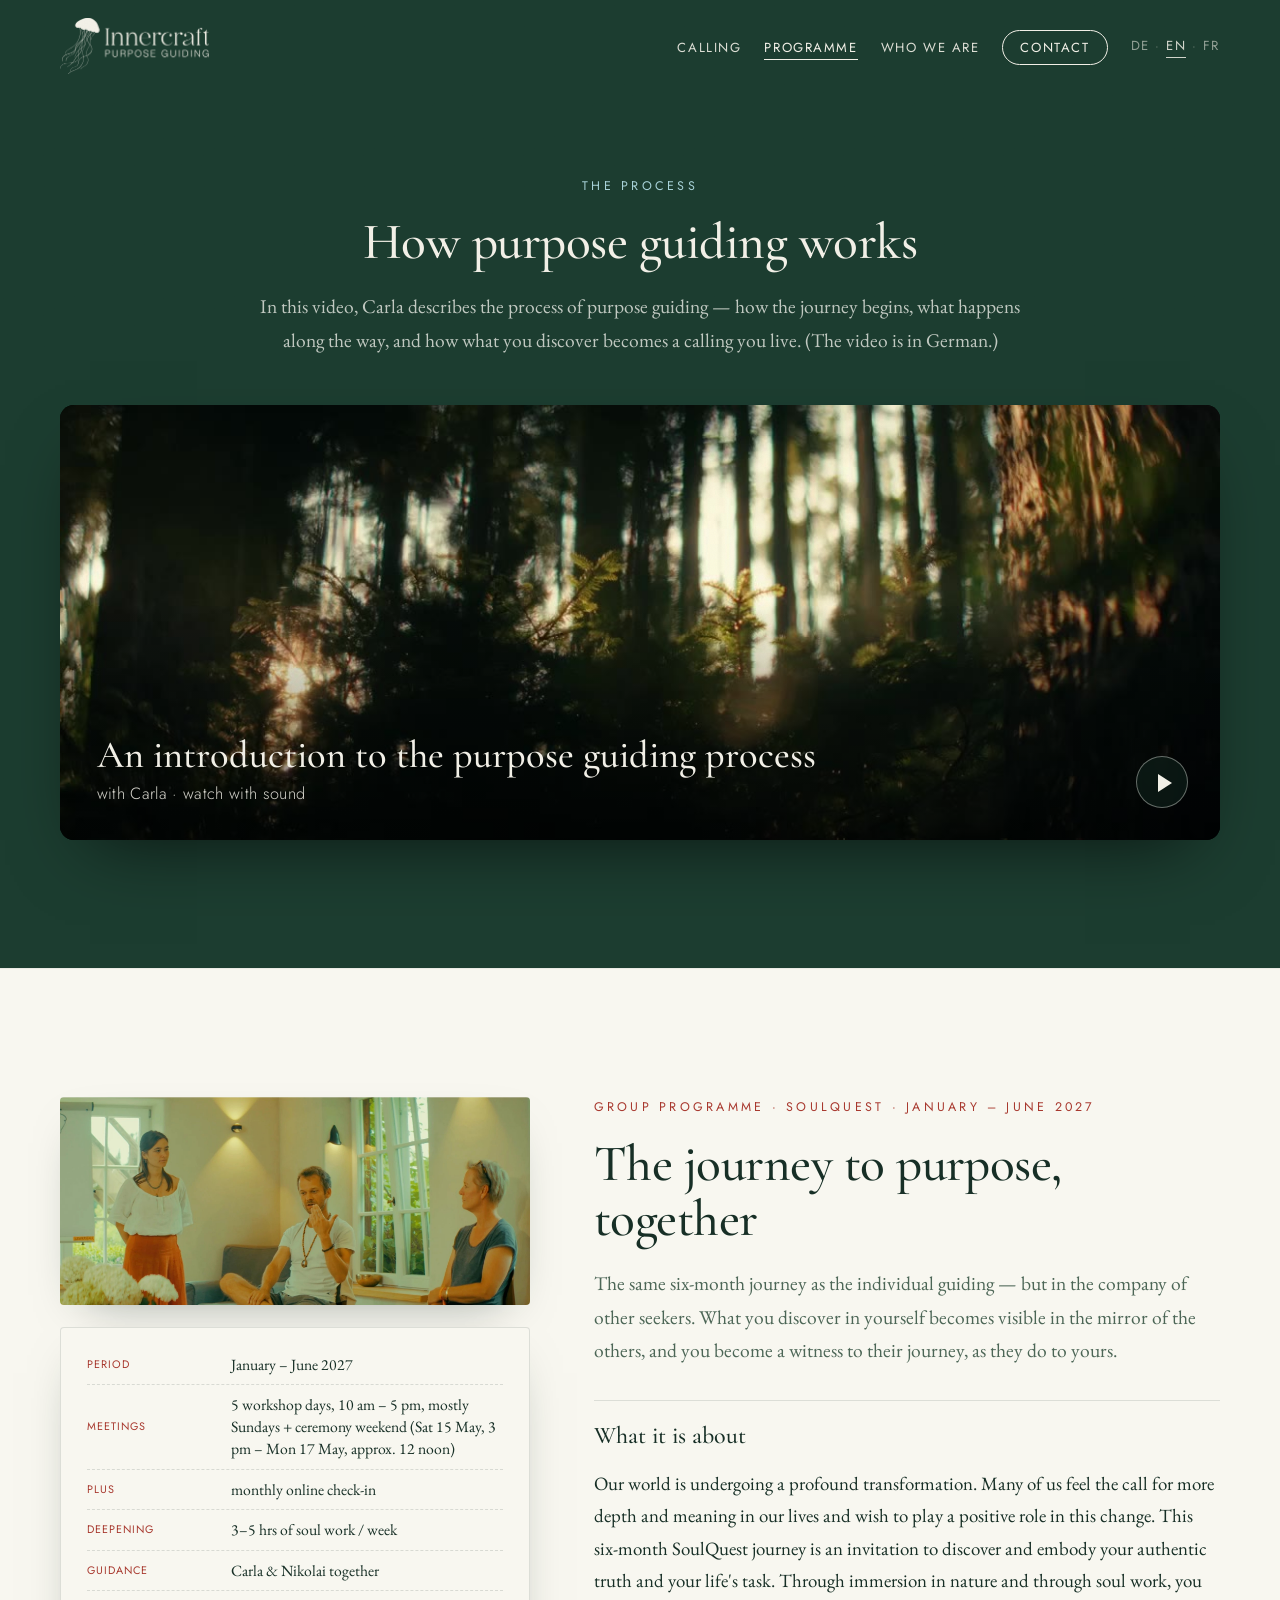
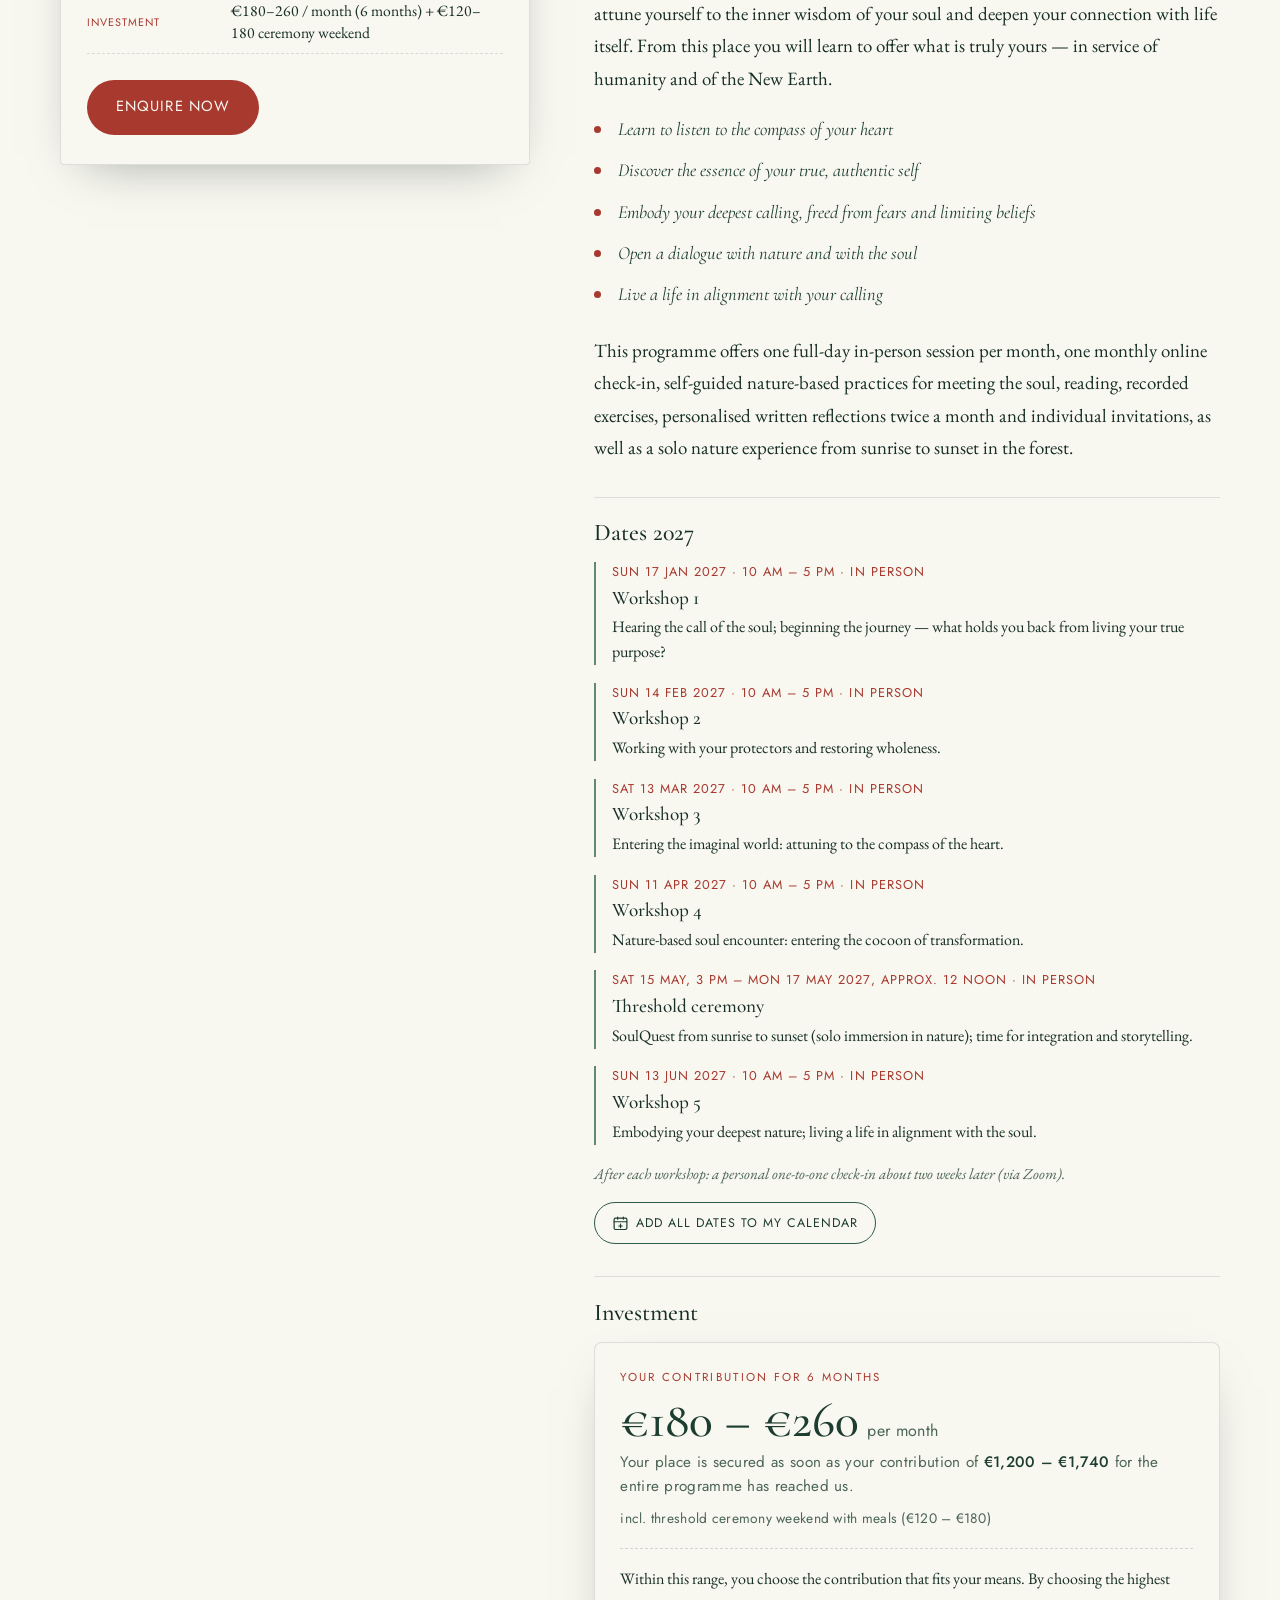
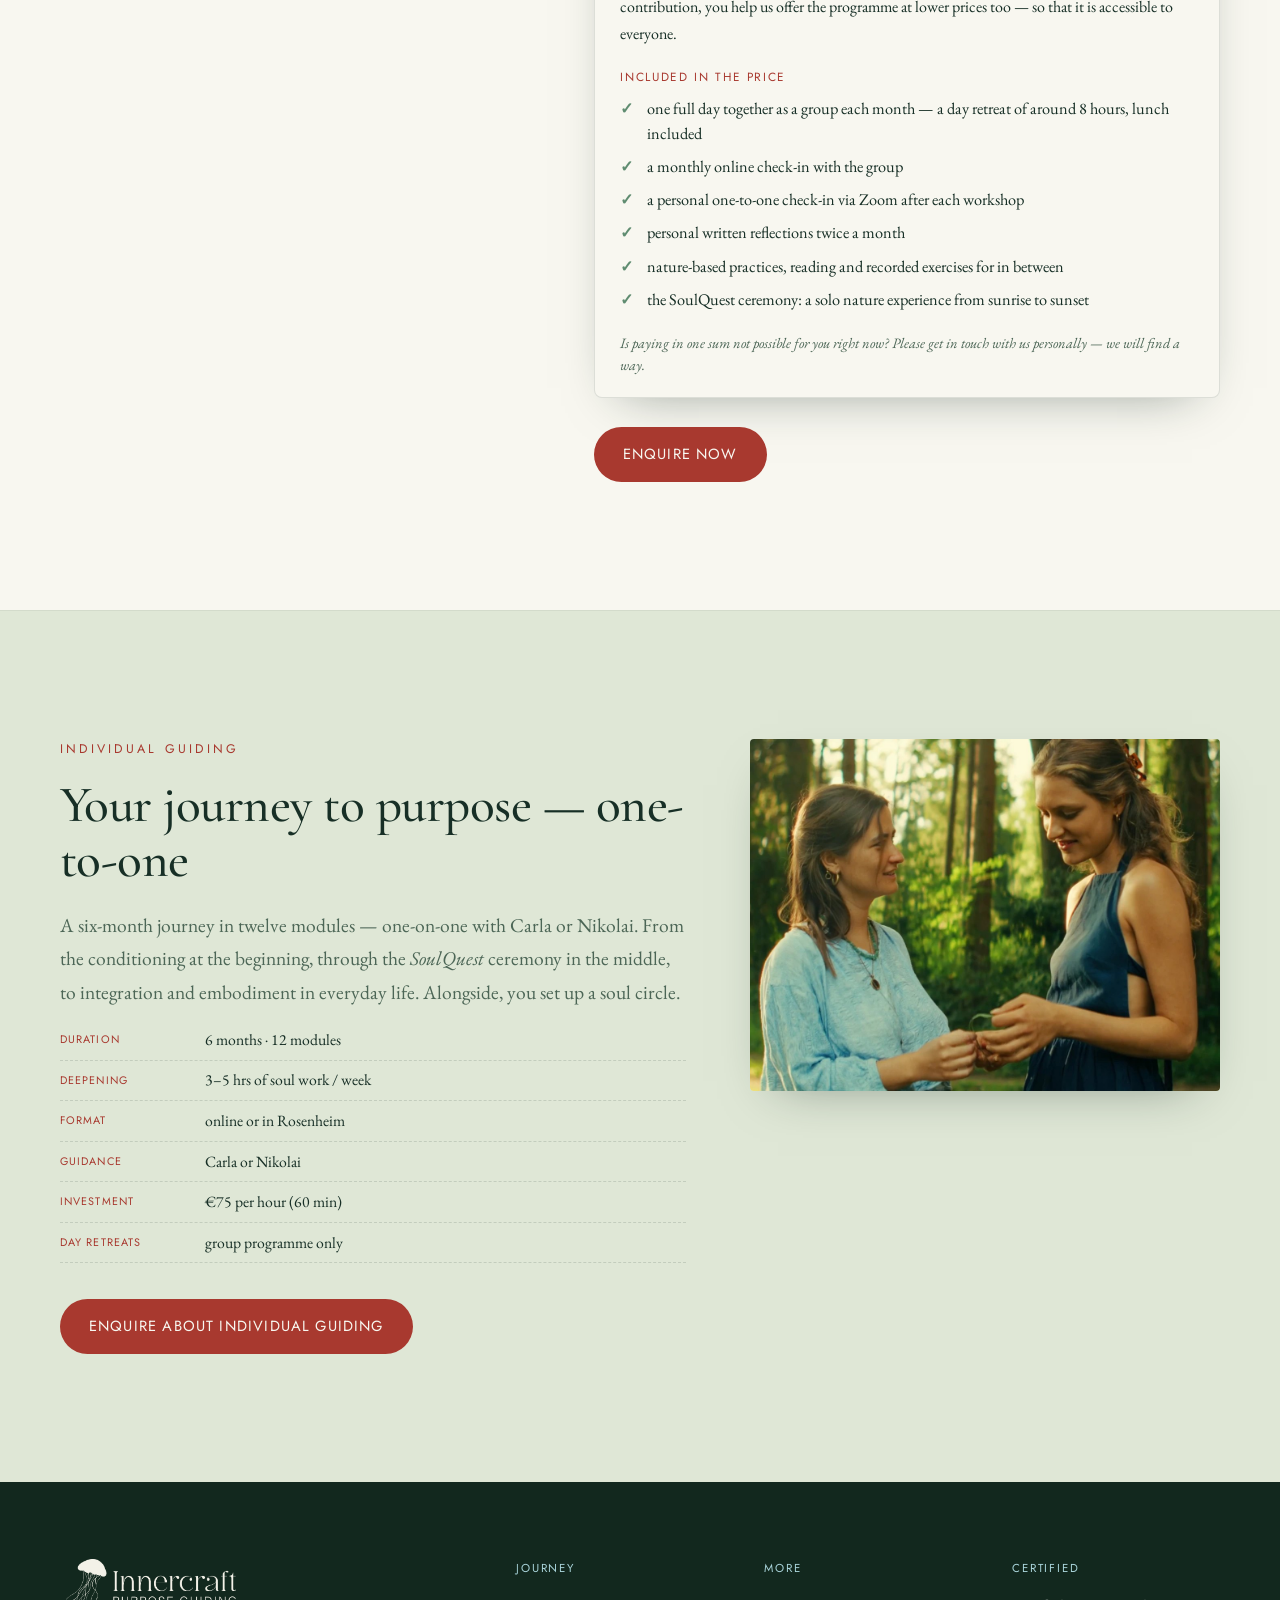
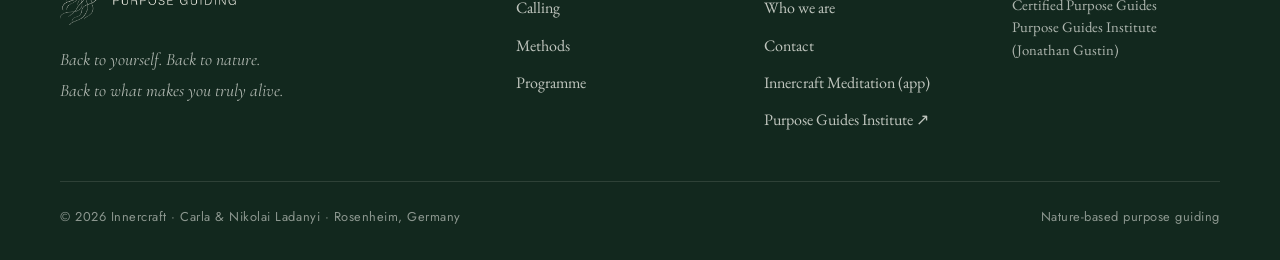
<file: en/programm.html>
<!DOCTYPE html>
<html lang="en">
<head>
  <meta charset="UTF-8" />
  <meta name="viewport" content="width=device-width, initial-scale=1.0" />
  <title>Programme — Group programme &amp; individual guiding · Innercraft</title>
  <meta name="description" content="The Innercraft programme: the six-month SoulQuest journey in a group (January to June 2027) or individual guiding with Carla or Nikolai." />
  <meta name="author" content="Carla &amp; Nikolai Ladanyi · Innercraft" />

  <!-- Open Graph -->
  <meta property="og:title" content="Programme — Group programme &amp; individual guiding · Innercraft" />
  <meta property="og:description" content="Nature-based purpose guiding in the tradition of Jonathan Gustin & Bill Plotkin. Back to yourself, back to nature, back to what makes you truly alive." />
  <meta property="og:type" content="website" />
  <meta property="og:locale" content="en_US" />

  <!-- Language versions -->
  <link rel="alternate" hreflang="de" href="../programm.html" />
  <link rel="alternate" hreflang="en" href="programm.html" />
  <link rel="alternate" hreflang="fr" href="../fr/programm.html" />
  <link rel="alternate" hreflang="x-default" href="../programm.html" />

  <link rel="stylesheet" href="../fonts/fonts.css" />
  <link rel="stylesheet" href="../styles.css" />
  <link rel="icon" href="../media/favicon.svg" type="image/svg+xml" />
  <link rel="icon" href="../app/icons/icon-192.png" type="image/png" sizes="192x192" />
  <link rel="apple-touch-icon" href="../app/icons/icon-180.png" />
</head>
<body>
  <!-- Decorative grain overlay -->
  <div class="grain" aria-hidden="true"></div>

  <!-- ============ HEADER / NAV ============ -->
  <header class="site-header" id="top">
    <nav class="nav container">
      <a href="./" class="brand" aria-label="Innercraft home">
        <span class="brand-logo" aria-hidden="true"></span>
      </a>

      <button class="nav-toggle" aria-expanded="false" aria-controls="nav-menu" aria-label="Open menu">
        <span></span><span></span><span></span>
      </button>

      <ul class="nav-menu" id="nav-menu">
        <li><a href="./#calling">Calling</a></li>
        <li><a href="programm.html" aria-current="page">Programme</a></li>
        <li><a href="./#team">Who we are</a></li>
        <li><a href="./#contact" class="nav-cta">Contact</a></li>
        <li class="lang-switch" aria-label="Language">
          <a href="../programm.html" data-lang-choice="de" lang="de" hreflang="de">DE</a><span aria-hidden="true">·</span><a href="programm.html" data-lang-choice="en" class="is-current" lang="en" hreflang="en">EN</a><span aria-hidden="true">·</span><a href="../fr/programm.html" data-lang-choice="fr" lang="fr" hreflang="fr">FR</a>
        </li>
      </ul>
    </nav>
  </header>

  <main>
    <!-- ============ VIDEO: DER PROZESS ============ -->
    <section class="section section-forest page-first" id="prozess" aria-labelledby="prozess-title">
      <div class="container narrow center">
        <p class="eyebrow light reveal">The process</p>
        <h1 id="prozess-title" class="light reveal">How purpose guiding works</h1>
        <p class="section-intro light reveal">In this video, Carla describes the process of purpose guiding — how the journey begins, what happens along the way, and how what you discover becomes a calling you live. (The video is in German.)</p>
      </div>
      <div class="container film-container">
        <button class="film-card reveal" type="button" data-yt="JeDqn7XRBu8" aria-label="Video: An introduction to the purpose guiding process – play full screen with sound">
          <video autoplay muted loop playsinline preload="metadata" poster="../media/tree-loop-poster.jpg" aria-hidden="true">
            <source src="../media/tree-loop.mp4" type="video/mp4" />
          </video>
          <span class="film-text" aria-hidden="true">
            <span class="film-title">An introduction to the purpose guiding process</span>
            <span class="film-sub">with Carla · watch with sound</span>
          </span>
          <span class="film-play" aria-hidden="true"></span>
        </button>
      </div>
    </section>

    <!-- ============ GRUPPENPROGRAMM ============ -->
    <section class="section section-cream" id="gruppe" aria-labelledby="gruppe-title">
      <div class="container program">
        <aside class="program-aside reveal">
          <img class="program-photo" src="../media/gruppenguiding-raum.jpg" alt="Group guiding in the seminar room" loading="lazy" style="aspect-ratio:1828/806" />
          <div class="program-card">
            <ul class="offer-facts">
              <li><span>Period</span> January – June 2027</li>
              <li><span>Meetings</span> 5 workshop days, 10 am – 5 pm, mostly Sundays + ceremony weekend (Sat 15 May, 3 pm – Mon 17 May, approx. 12 noon)</li>
              <li><span>Plus</span> monthly online check-in</li>
              <li><span>Deepening</span> 3–5 hrs of soul work / week</li>
              <li><span>Guidance</span> Carla &amp; Nikolai together</li>
              <li><span>Investment</span> €180–260 / month (6 months) + €120–180 ceremony weekend</li>
            </ul>
            <a href="./#contact" class="btn btn-primary">Enquire now</a>
          </div>
        </aside>
        <div class="program-body reveal">
          <p class="eyebrow">Group programme · SoulQuest · January – June 2027</p>
          <h2 id="gruppe-title">The journey to purpose, together</h2>
          <p class="section-intro">The same six-month journey as the individual guiding — but in the company of other
              seekers. What you discover in yourself becomes visible in the mirror of the others,
              and you become a witness to their journey, as they do to yours.</p>

          <h3 class="modal-subhead">What it is about</h3>
        <p>
          Our world is undergoing a profound transformation. Many of us feel the call for more depth
          and meaning in our lives and wish to play a positive role in this change. This six-month
          SoulQuest journey is an invitation to discover and embody your authentic truth and your
          life's task. Through immersion in nature and through soul work, you attune yourself to the
          inner wisdom of your soul and deepen your connection with life itself. From this place you
          will learn to offer what is truly yours — in service of humanity and of the New Earth.
        </p>
        <ul class="modal-list">
          <li>Learn to listen to the compass of your heart</li>
          <li>Discover the essence of your true, authentic self</li>
          <li>Embody your deepest calling, freed from fears and limiting beliefs</li>
          <li>Open a dialogue with nature and with the soul</li>
          <li>Live a life in alignment with your calling</li>
        </ul>
        <p>
          This programme offers one full-day in-person session per month, one monthly online
          check-in, self-guided nature-based practices for meeting the soul, reading, recorded
          exercises, personalised written reflections twice a month and individual invitations, as
          well as a solo nature experience from sunrise to sunset in the forest.
        </p>

        <h3 class="modal-subhead">Dates 2027</h3>
        <ol class="modal-dates">
          <li><span class="md-date">Sun 17 Jan 2027 · 10 am – 5 pm · in person</span><span class="md-label">Workshop 1</span>Hearing the call of the soul; beginning the journey — what holds you back from living your true purpose?</li>
          <li><span class="md-date">Sun 14 Feb 2027 · 10 am – 5 pm · in person</span><span class="md-label">Workshop 2</span>Working with your protectors and restoring wholeness.</li>
          <li><span class="md-date">Sat 13 Mar 2027 · 10 am – 5 pm · in person</span><span class="md-label">Workshop 3</span>Entering the imaginal world: attuning to the compass of the heart.</li>
          <li><span class="md-date">Sun 11 Apr 2027 · 10 am – 5 pm · in person</span><span class="md-label">Workshop 4</span>Nature-based soul encounter: entering the cocoon of transformation.</li>
          <li><span class="md-date">Sat 15 May, 3 pm – Mon 17 May 2027, approx. 12 noon · in person</span><span class="md-label">Threshold ceremony</span>SoulQuest from sunrise to sunset (solo immersion in nature); time for integration and storytelling.</li>
          <li><span class="md-date">Sun 13 Jun 2027 · 10 am – 5 pm · in person</span><span class="md-label">Workshop 5</span>Embodying your deepest nature; living a life in alignment with the soul.</li>
        </ol>
        <p class="modal-note">After each workshop: a personal one-to-one check-in about two weeks later (via Zoom).</p>
        <p class="cal-link-wrap"><a class="btn btn-outline cal-link" href="../kalender/innercraft-group-guiding-2027-en.ics"><svg viewBox="0 0 24 24" width="17" height="17" fill="none" stroke="currentColor" stroke-width="1.7" stroke-linecap="round" stroke-linejoin="round" aria-hidden="true"><rect x="3" y="4.5" width="18" height="16" rx="2"/><path d="M3 9.5h18M8 3v3M16 3v3M12 13v5M9.5 15.5h5"/></svg><span>Add all dates to my calendar</span></a></p>

        <h3 class="modal-subhead">Investment</h3>
        <div class="price-card">
          <p class="price-head">Your contribution for 6 months</p>
          <p class="price-big"><span class="price-amount">€180 – €260</span> <span class="price-per">per month</span></p>
          <p class="price-billing">Your place is secured as soon as your contribution of <strong>€1,200 – €1,740</strong> for the entire programme has reached us.</p>
          <p class="price-extra">incl. threshold ceremony weekend with meals (€120 – €180)</p>
          <p class="price-scale">Within this range, you choose the contribution that fits your means. By choosing the highest contribution, you help us offer the programme at lower prices too — so that it is accessible to everyone.</p>
          <p class="price-incl-head">Included in the price</p>
          <ul class="price-incl">
            <li>one full day together as a group each month — a day retreat of around 8 hours, lunch included</li>
            <li>a monthly online check-in with the group</li>
            <li>a personal one-to-one check-in via Zoom after each workshop</li>
            <li>personal written reflections twice a month</li>
            <li>nature-based practices, reading and recorded exercises for in between</li>
            <li>the SoulQuest ceremony: a solo nature experience from sunrise to sunset</li>
          </ul>
          <p class="price-note">Is paying in one sum not possible for you right now? Please get in touch with us personally — we will find a way.</p>
        </div>

          <a href="./#contact" class="btn btn-primary">Enquire now</a>
        </div>
      </div>
    </section>

    <!-- ============ EINZELGUIDING ============ -->
    <section class="section section-sand" id="einzel" aria-labelledby="einzel-title">
      <div class="container program program-reverse">
        <div class="program-body reveal">
          <p class="eyebrow">Individual guiding</p>
          <h2 id="einzel-title">Your journey to purpose — one-to-one</h2>
          <p class="section-intro">A six-month journey in twelve modules — one-on-one with Carla or Nikolai. From the
              conditioning at the beginning, through the <em>SoulQuest</em> ceremony in the middle,
              to integration and embodiment in everyday life. Alongside, you set up a soul circle.</p>
          <ul class="offer-facts">
              <li><span>Duration</span> 6 months · 12 modules</li>
              <li><span>Deepening</span> 3–5 hrs of soul work / week</li>
              <li><span>Format</span> online or in Rosenheim</li>
              <li><span>Guidance</span> Carla or Nikolai</li>
              <li><span>Investment</span> €75 per hour (60 min)</li>
              <li><span>Day retreats</span> group programme only</li>
          </ul>
          <a href="./#contact" class="btn btn-primary">Enquire about individual guiding</a>
        </div>
        <aside class="program-aside reveal">
          <img class="program-photo" src="../media/einzelguiding-wald.jpg" alt="Carla in a one-to-one guiding session with a client in the forest" loading="lazy" style="aspect-ratio:4/3;object-position:50% center" />
        </aside>
      </div>
    </section>
  </main>

  <!-- ============ FOOTER ============ -->
  <footer class="site-footer">
    <div class="container footer-grid">
      <div class="footer-brand">
        <span class="brand-logo brand-logo-footer" role="img" aria-label="Innercraft · Purpose Guiding"></span>
        <p class="footer-claim">Back to yourself. Back to nature. Back to what makes you truly alive.</p>
      </div>
      <nav class="footer-nav" aria-label="Footer">
        <p class="footer-head">Journey</p>
        <a href="./#calling">Calling</a>
        <!-- <a href="./#movements">Movements</a> -->
        <a href="./#methods">Methods</a>
        <a href="programm.html">Programme</a>
      </nav>
      <nav class="footer-nav" aria-label="More">
        <p class="footer-head">More</p>
        <a href="./#team">Who we are</a>
        <a href="./#contact">Contact</a>
        <a href="../app/?lang=en">Innercraft Meditation (app)</a>
        <a href="https://www.purposeguides.org/" target="_blank" rel="noopener">Purpose Guides Institute ↗</a>
      </nav>
      <div class="footer-nav">
        <p class="footer-head">Certified</p>
        <p class="footer-cert">Certified Purpose Guides<br />Purpose Guides Institute<br />(Jonathan Gustin)</p>
      </div>
    </div>
    <div class="container footer-bottom">
      <p>© <span id="year"></span> Innercraft · Carla &amp; Nikolai Ladanyi · Rosenheim, Germany</p>
      <p>Nature-based purpose guiding</p>
    </div>
  </footer>

  <!-- ============ SVG SPRITE: DIE QUALLE ============ -->
  <svg width="0" height="0" style="position:absolute" aria-hidden="true">
    <symbol id="jellyfish" viewBox="0 0 1114 1564">
      <!-- Qualle aus dem Innercraft-Logo; die Tentakel wiegen sich sanft -->
      <g fill="currentColor" fill-rule="evenodd">
        <path d="M 544.7 291.7 C 544.5 291.8, 547.2 300.4, 550.6 310.7 C 563.5 349.3, 565.4 361.4, 565.5 405.5 C 565.5 445.5, 562.6 469.7, 553.4 508 C 530 605.6, 479.6 698.8, 418.3 758 C 391.4 784, 367.7 801, 297.5 844.3 C 228 887.2, 200.2 908.4, 181.5 932.5 C 167.7 950.4, 159.4 969.6, 158.8 985.5 C 158.3 995.3, 160.2 992.9, 163.6 979.1 C 168.7 958.2, 180.4 938.8, 199.5 919.5 C 218.5 900.2, 238.5 886.1, 287 857.5 C 410.8 784.5, 467.2 728.8, 515 631.8 C 568.1 524.3, 585.8 422.2, 566.4 335.2 C 563.4 321.5, 554.5 293.6, 552.7 292.2 C 551.6 291.4, 545.4 290.9, 544.7 291.7 M 589.6 315.8 C 589.3 316.4, 591.5 322.9, 594.5 330.4 C 618.6 390.6, 628.2 467, 622.5 555 C 620.1 592.6, 619.7 594.4, 612.3 604.9 C 594.7 630.1, 570.7 654.5, 530.5 688.1 C 492.7 719.7, 478.9 733.8, 465.8 754 C 448.2 781, 437 817, 435 852.5 C 434 870.7, 433.9 871.3, 427.7 879.7 C 409.9 903.8, 383.5 929.2, 360.5 944.3 C 332.8 962.4, 313.2 970.4, 236.1 994.5 C 172.7 1014.3, 138.4 1033.2, 112.8 1062.4 C 77.2 1103.1, 67.1 1148.4, 85.5 1185.5 C 90.8 1196.3, 95.3 1202, 97 1200.4 C 97.9 1199.5, 97 1196.9, 93.1 1189.4 C 69.6 1143.8, 89.7 1085.3, 142 1046.8 C 166.6 1028.7, 192.1 1017.7, 256 997.6 C 322.9 976.6, 345.8 966.5, 373.9 945.5 C 390.3 933.3, 416.4 907.9, 430.7 890.3 C 432 888.7, 432.1 889.3, 431.5 895.9 C 427.7 939.6, 394.8 986.1, 347.7 1014 C 342.1 1017.4, 322.6 1027.6, 304.5 1036.7 C 246.1 1066, 228.3 1077.4, 208.9 1097.7 C 187.2 1120.5, 177.1 1148.4, 179.5 1179.6 C 180 1186.8, 180.7 1189.6, 182.2 1191.6 C 185.3 1195.5, 186.1 1193.3, 184.8 1183.7 C 180.9 1154.8, 195.9 1118.8, 223 1092 C 242.5 1072.6, 254.9 1065, 314 1036.1 C 365.8 1010.8, 388 994.8, 408 968.2 C 423.6 947.4, 430.8 930.1, 437.1 898.6 C 442.3 872.2, 444.6 867.6, 473.5 824.5 C 514.4 763.7, 544 725, 593 668.6 C 611.1 647.6, 611.3 647.6, 605.5 669.6 C 597.9 698.1, 589.6 720.4, 568.3 769.5 C 543.3 827, 538.1 840.6, 532 865 C 529.8 873.7, 526.8 884.6, 525.4 889.2 L 522.8 897.5 504.6 916 C 474.5 946.5, 465.9 960.2, 441.5 1017.5 C 435.6 1031.2, 427.4 1049.6, 423.2 1058.3 C 417.7 1069.9, 415.9 1074.3, 416.8 1075.2 C 419.3 1077.7, 432.4 1052.8, 445.8 1019.9 C 465.1 972.7, 480.1 948.3, 506.4 921.2 C 521.3 905.9, 521.1 905.8, 518 930.4 C 515.4 950.7, 515.6 958.1, 519 992 C 520.1 1002.7, 521 1012.4, 521 1013.6 C 521 1014.9, 512.4 1024.7, 495.9 1042.1 C 453.7 1086.4, 445.1 1097.7, 412 1152.5 C 390.3 1188.4, 379 1204.9, 363.8 1222.6 C 356.8 1230.8, 355.6 1231.8, 351.8 1232.4 C 315.6 1238.2, 287.6 1241.4, 245.5 1244.5 C 168.9 1250.1, 143 1255.5, 106.9 1273.6 C 66 1294, 31.6 1331.3, 22.4 1365 C 19.9 1374.1, 19.8 1392.2, 22.2 1394.6 C 24.5 1396.9, 24.7 1396.1, 25.4 1383 C 27.7 1334.7, 72.4 1288.2, 136.9 1267 C 169.7 1256.2, 199 1251.8, 273 1246.5 C 305.8 1244.1, 342.7 1240.6, 345.8 1239.5 C 348.6 1238.5, 344.6 1243, 330.3 1257.1 C 313 1274.2, 298.5 1286.3, 273 1305.3 C 262.8 1312.8, 246.2 1325.2, 236 1332.7 C 219.7 1344.8, 215.6 1348.8, 219.6 1348.4 C 221.3 1348.2, 258.7 1321.8, 280.5 1305.4 C 309.9 1283.4, 327 1268.9, 344 1251.8 C 361.4 1234.3, 358.3 1235.9, 381.8 1231 C 439.8 1218.9, 492.7 1181.6, 514.5 1137.5 C 527.7 1110.8, 529.4 1101.4, 529.5 1055.4 L 529.5 1018.2 540 1006.5 C 567.4 976.1, 587.8 942.7, 599.1 910.2 C 605.2 892.5, 606.7 885.6, 610 861.6 C 614.4 829.1, 609.1 836.9, 651.5 800.3 C 667.7 786.4, 686.1 763.8, 691.1 751.9 C 695.7 740.7, 694.2 762, 689 780.4 C 685.1 794.3, 678.2 809.8, 660.5 844.5 C 630.1 904.1, 625.2 919.9, 626.3 954.9 C 627 976.5, 628.9 986.2, 639.9 1025.8 C 648.6 1057, 651.3 1068.1, 650.8 1070.5 C 650.6 1071.4, 644.8 1074.5, 636.6 1078.1 C 593.5 1096.6, 562.4 1120.1, 543.3 1148.5 C 532.5 1164.6, 524.8 1184.8, 518 1215 C 503.5 1279.6, 496.7 1297, 478.5 1315.5 C 463.5 1330.8, 447.9 1338.6, 408.5 1350.5 C 365.4 1363.6, 351.4 1370.8, 331.3 1390.3 C 305.4 1415.5, 294.3 1445.6, 303.5 1465.8 C 306.4 1472.1, 308.5 1472, 307 1465.5 C 303 1448.3, 308.5 1425.3, 320.6 1408.3 C 339.9 1381.3, 360.5 1368.7, 411.1 1353.2 C 455.2 1339.6, 473.1 1330, 488.2 1311.3 C 504.7 1291, 510 1277.8, 523.5 1223.5 C 528.1 1204.8, 533.3 1185.4, 535 1180.5 C 549.2 1139.5, 573 1115.3, 623.5 1090.5 C 640.7 1082, 650.9 1077.6, 651.6 1078.3 C 655.9 1082.5, 656.8 1131.8, 653.1 1156 C 638.9 1249.7, 582.3 1337.4, 501.2 1391.1 C 478.9 1405.9, 462.4 1413.7, 405 1437 C 320.8 1471.1, 288.4 1488.3, 262.1 1512.6 C 249.8 1523.9, 237 1542.3, 240.4 1543.6 C 244.6 1545.2, 247.4 1543.6, 251 1537.2 C 267.8 1507.5, 302.2 1486, 394 1448.2 C 494.3 1406.8, 522.3 1390.9, 558.5 1354.5 C 633.5 1279.3, 671.4 1176.2, 660.7 1076.6 C 660.5 1075.1, 661.8 1074.4, 667 1072.9 C 670.6 1071.9, 688 1065.7, 705.6 1059.1 C 740.1 1046.3, 748.3 1043.5, 750.5 1044.3 C 754.1 1045.8, 772.2 1107.4, 776.1 1132 C 777.7 1141.7, 777.7 1173, 776.1 1184 C 768.2 1240.3, 737.4 1288.1, 689 1319.2 C 684.3 1322.2, 672.4 1329.3, 662.5 1335 C 626.1 1355.9, 614.3 1363.9, 600.3 1377.3 C 585.4 1391.7, 573.4 1410, 578.9 1410 C 579.4 1410, 582.6 1406.1, 586.1 1401.2 C 602.6 1378.5, 618.7 1365.7, 663 1340 C 702.3 1317.2, 722.3 1301.7, 740.8 1279.5 C 769.3 1245.4, 783 1207.1, 783 1161.7 C 783 1133.1, 780.4 1118.9, 768.5 1081 C 759.3 1051.4, 757 1043.7, 757 1041.6 C 757 1040.3, 761.8 1037.5, 774.2 1031.5 C 834.5 1002.5, 873.5 956.4, 886.2 899.3 C 889.6 884.4, 889.5 849.2, 886.1 833.5 C 879.3 801.6, 861.7 765.6, 843.1 745.5 C 839.2 741.3, 836 737.1, 836 736.1 C 836 735.2, 837.6 730.4, 839.6 725.4 C 845.8 710.1, 855.1 657, 854.9 638.5 L 854.7 624.5 859.9 606 C 877.5 542.9, 886.2 526.7, 927.5 479.5 C 953.6 449.6, 967.2 430.6, 971.6 417.6 L 973.2 412.9 970.4 409.9 C 967 406.4, 966.5 406.8, 963.6 415.2 C 957.3 433.1, 949.1 445.6, 927.4 470.5 C 918.7 480.4, 909.3 491.6, 906.5 495.5 C 887.8 520.8, 866.8 561.9, 855 596.4 C 850.7 608.9, 851.5 610.2, 847.6 584 C 839.4 529.4, 839.4 495.9, 847.6 469.9 C 850.1 462, 850.7 461.1, 857.9 454.1 C 873.2 439.2, 893.2 425.9, 920.8 412.4 C 929.2 408.3, 936 404.4, 935.8 403.9 C 935.6 403.3, 934.2 402.1, 932.7 401.2 C 930 399.5, 929.8 399.6, 908.5 410.5 C 892.6 418.7, 883.5 424.1, 872.9 431.8 C 865.2 437.4, 858.4 442, 858 442 C 856.3 442, 866.6 410.9, 873.7 395 L 876.1 389.6 873.8 387.8 C 872.5 386.9, 871.2 386.4, 870.9 386.8 C 870.5 387.2, 865 401.6, 858.6 418.9 L 847 450.3 833.2 464.4 C 795.1 503.4, 774.3 537.6, 765.4 575.6 C 761.6 591.9, 761.3 619.6, 764.8 635.7 C 771.5 666.6, 787.1 693.6, 818.5 729.2 C 823.7 735.1, 828 740.4, 828 741 C 828 746.9, 808.9 786.6, 790 820 C 746.3 897.1, 735.8 925.6, 735.7 967.5 C 735.6 982, 735.8 983.2, 740.7 1005 C 747.5 1035, 747.2 1033.5, 745.1 1035.4 C 742.6 1037.7, 729 1043.1, 697 1054.5 C 681.9 1059.9, 667.1 1065.3, 664.1 1066.7 C 661.1 1068, 658.5 1068.9, 658.3 1068.6 C 658.1 1068.4, 656.9 1063.8, 655.5 1058.4 C 654.2 1052.9, 650.1 1038.8, 646.5 1027 C 623.2 951.3, 626.2 920.8, 664.1 846.4 C 686.2 803.1, 693.5 784.1, 699.5 754.6 C 703.6 734.7, 703.9 733.6, 711 714.5 C 720.3 689.4, 724 672, 730.5 623 C 741 543, 747 527.3, 795.9 452.6 C 815 423.4, 820.4 414.4, 828.1 399.2 C 835.7 384.2, 835.7 382.2, 828.4 383.6 C 826.1 384, 824.5 385, 824 386.4 C 813.6 412.2, 806.7 425, 784.3 460 C 743.3 524.4, 735.2 545.3, 726.5 608.5 C 725.1 619, 723 634.2, 721.9 642.5 C 717.7 672.8, 713 692.9, 705.3 712.9 C 698.9 729.6, 699 729.6, 696.4 712.8 C 695.1 705, 691.9 687.9, 689.1 674.9 C 677.6 620.6, 676 600.8, 680.5 566.7 C 682.2 553.8, 683.9 550.2, 697.1 532 C 737.5 476.2, 770 411.5, 775 377.2 L 776.3 368.9 772.9 365.4 L 769.6 362 766.1 364.7 C 764.1 366.1, 757.2 372.7, 750.7 379.4 C 744.2 386.1, 739.2 390.6, 739.5 389.5 C 740.5 386.6, 742 342.6, 741.2 341.8 C 740.8 341.5, 739 341, 737.2 340.8 L 733.8 340.5 733.6 357.5 C 733.2 383, 728.3 400.1, 706.3 453 C 690.5 491, 685.8 503.9, 681 523 C 671.7 560.1, 666.6 569.1, 633.5 607.2 L 622.5 619.9 622.2 615.9 C 621.4 606.3, 627.3 591, 642.5 563 C 671 510.4, 687.3 454, 687.4 407 C 687.5 390.9, 684.4 367.1, 680.4 353.3 C 680.2 352.5, 678.2 352.2, 674.8 352.3 C 669.7 352.5, 669.5 352.6, 669.2 355.5 C 669 357.1, 665.4 363.6, 661.1 370 C 646.6 391.6, 635.4 413.6, 631.5 428 C 630.5 431.6, 628.7 436.5, 627.6 439 L 625.5 443.5 624.4 431.5 C 622.2 408.2, 618.7 390.9, 611 365.5 C 600.8 331.9, 592.1 311.7, 589.6 315.8 M 668.1 369.7 C 651.1 391, 637.6 418, 632.4 440.9 C 628.8 456.9, 628 471.7, 628.7 508 C 629.2 537.3, 629 542.2, 627.1 558.2 C 624.9 576.9, 624.5 585, 625.8 585 C 626.9 585, 644.2 549.4, 651.3 532.3 C 663 504.7, 671.7 475.4, 676.2 449.5 C 679.2 431.8, 679.5 394.2, 676.7 377.6 C 674 361.5, 674.4 361.9, 668.1 369.7 M 764 375.4 C 751.4 385.3, 740.6 399.4, 734.9 413.2 C 733.3 417.2, 729.7 429.4, 727 440.5 C 721.7 462, 719.5 468.9, 710.2 493 C 701.9 514.6, 701.9 514.9, 710.5 502.5 C 740.5 459.5, 760.3 417.9, 768.5 380.8 C 770.7 370.6, 770.5 370.3, 764 375.4 M 716.8 439.5 C 709 454.8, 693.2 498.9, 690.7 512.5 C 686.1 536.9, 708 484.6, 716.6 450.7 C 720.5 435.2, 720.6 432, 716.8 439.5 M 827.9 483.7 C 800.3 512.3, 782.6 544, 774.4 579.5 C 771.8 590.7, 771.7 623.8, 774.3 635.7 C 779.9 661.8, 793.2 687.8, 813 711.6 C 822.4 722.9, 830 731, 831.2 731 C 837.6 731, 851.2 653.3, 848.9 630.6 C 848.4 625, 845.7 609.5, 843 596 C 833 546.7, 831.3 508.1, 837.6 480.1 C 838.4 476.6, 838.9 473.5, 838.7 473.3 C 838.5 473.1, 833.6 477.8, 827.9 483.7 M 666.6 579.3 C 640.9 618.2, 624.1 667.4, 619 718 C 618 728, 615.7 821, 616.4 821.7 C 617.3 822.7, 646.1 797.7, 657.1 786.3 C 671.5 771.5, 682.8 756.4, 690.5 741.6 C 696.1 730.8, 695.4 723.4, 684.5 679.5 C 674.6 639.8, 671.6 613.6, 673.7 584 C 674.3 575.5, 674.7 568.4, 674.5 568.2 C 674.3 568, 670.8 573, 666.6 579.3 M 610.2 618.3 C 596.4 637, 581.5 651.7, 544 684 C 483.6 735.9, 463.6 762.8, 449.5 811.5 C 444.9 827.6, 440.4 859, 442.7 859 C 443.2 859, 447.3 853, 451.7 845.8 C 486.7 788.3, 546.6 706.9, 581.3 669.6 C 608.8 640, 612.2 635.4, 614.6 623.9 C 617.3 611.1, 616.4 610, 610.2 618.3 M 629.1 625.4 C 617.4 638.5, 617.6 638, 607.4 677.2 C 600.3 704.8, 600.2 705.1, 573.2 770.7 C 544.6 839.9, 531.6 875, 530.3 886.5 L 529.7 891.4 535.1 887.6 C 538.1 885.4, 548.6 877.1, 558.5 869 C 568.4 860.9, 579 852.5, 582 850.4 C 592.7 842.9, 606.9 829.9, 607.4 827.2 C 607.7 825.7, 608.4 809.4, 609 791 C 611.5 710.4, 615.8 676.4, 627.4 644.7 C 636.8 619.3, 638 616, 637.7 616 C 637.6 616, 633.7 620.3, 629.1 625.4 M 826 760.2 C 816.4 781.9, 803.5 806.9, 788.4 833.5 C 762.6 878.8, 750.9 905.5, 745.4 931.5 C 742 947.5, 741.1 974.1, 743.3 991 C 744.9 1003.3, 751.4 1030.8, 753.1 1032.5 C 754.3 1033.7, 763 1029.3, 781.8 1018.1 C 826.3 991.6, 860.4 951, 875 907.1 C 889.4 864.2, 881.1 815.4, 852 771 C 845.8 761.5, 834 746.1, 832.9 746 C 832.6 746, 829.5 752.4, 826 760.2 M 580.4 859.8 C 552.4 880.8, 530.5 898.3, 528.5 901.4 C 523.9 908.6, 521.9 935.4, 523.1 972.1 C 524.2 1002.9, 524.8 1008.5, 526.9 1008.5 C 528.4 1008.5, 545.6 988.6, 555.6 975.4 C 576.4 947.7, 593.4 909.3, 601 873 C 603 863.1, 606.2 841.9, 605.7 841.3 C 605.6 841.2, 594.2 849.5, 580.4 859.8 M 502.6 1046 C 465.3 1082.8, 454.1 1097.2, 421.5 1150.5 C 398 1189.1, 384.2 1208.9, 371 1223.2 C 367.6 1227, 365.4 1230, 366.2 1230 C 368.8 1230, 384 1226, 395.1 1222.4 C 467.9 1199, 509.3 1159.1, 522.1 1100.1 C 524.5 1089.2, 525.8 1048.2, 524.3 1033.5 L 523.4 1025.5 502.6 1046">
          <animateTransform attributeName="transform" type="rotate" values="-2.5 640 300; 2.5 640 300; -2.5 640 300"
            dur="7s" repeatCount="indefinite" calcMode="spline" keySplines=".45 0 .55 1; .45 0 .55 1" />
        </path>
        <path d="M 746 21.1 C 705.8 25.2, 665.8 37.3, 602 64.5 C 497.4 109.1, 439.7 161.8, 433.5 218.5 C 430.8 242.9, 445.9 269.2, 469.1 280.3 C 483.5 287.2, 491 288.4, 516 287.6 C 532.6 287, 537.6 287.2, 542.3 288.4 C 547.3 289.7, 548.7 289.7, 553.5 288.4 C 567.5 284.8, 573.5 287.6, 581.1 301.5 C 586.1 310.6, 588.3 312.7, 595.3 314.5 C 603.1 316.5, 608.7 319.5, 621 328.4 C 637.6 340.4, 642.9 342.6, 672.5 349.9 C 676.9 351, 681.5 349.7, 685.5 346.1 C 693.3 339.3, 712.2 332, 722 332 C 726.3 332, 727.7 332.6, 734.3 337.3 C 735.7 338.3, 738.7 339.1, 741 339.2 C 745.6 339.2, 753.4 344.8, 767.7 358.3 C 774.2 364.5, 785.6 372.3, 795.2 377.2 C 802.3 380.9, 831.3 382.4, 835.9 379.3 C 841.7 375.5, 864.4 377.8, 870.3 382.9 C 874.4 386.4, 891.7 394.4, 899.5 396.5 C 903.3 397.5, 909.9 398, 918.2 398 C 928.3 398, 931.6 398.3, 933.5 399.6 C 937.3 402.1, 944 401.7, 951.3 398.6 C 958.7 395.4, 962.6 396.3, 965.4 401.9 C 967.2 405.4, 972.6 410, 974.8 410 C 975.7 410, 979 412, 982.2 414.5 C 1002.2 430.3, 1033.8 432.3, 1055.9 419.3 C 1078.8 405.8, 1093.1 378.6, 1093.1 348.5 C 1093.1 334.2, 1091.4 326.7, 1083.6 306.3 C 1080.1 297.1, 1073.3 278.5, 1068.5 265 C 1039 181.9, 1023.2 154.1, 982.6 113.4 C 960 90.8, 948.3 81, 926.3 66.3 C 888.9 41.4, 849.1 26.5, 806.1 21.5 C 792.4 19.9, 760.1 19.7, 746 21.1" />
      </g>
    </symbol>
    <symbol id="gong-mark" viewBox="0 0 48 48">
      <circle cx="24" cy="24" r="21" fill="none" stroke="currentColor" stroke-width="1.4" opacity=".55" />
      <circle cx="24" cy="24" r="15" fill="none" stroke="currentColor" stroke-width="1.4" opacity=".75" />
      <circle cx="24" cy="24" r="9" fill="currentColor" opacity=".9" />
      <circle cx="24" cy="24" r="3.4" fill="#1c3d30" />
    </symbol>
  </svg>


  <!-- ============ VIDEO IM VOLLBILD (erst nach Klick befüllt) ============ -->
  <div class="film-overlay" role="dialog" aria-modal="true" aria-label="Video: An introduction to the purpose guiding process" hidden>
    <div class="film-bar"><button class="film-close" type="button" aria-label="Close video">✕</button></div>
    <div class="film-frame"></div>
  </div>

  <script src="../script.js"></script>
</body>
</html>
</file>
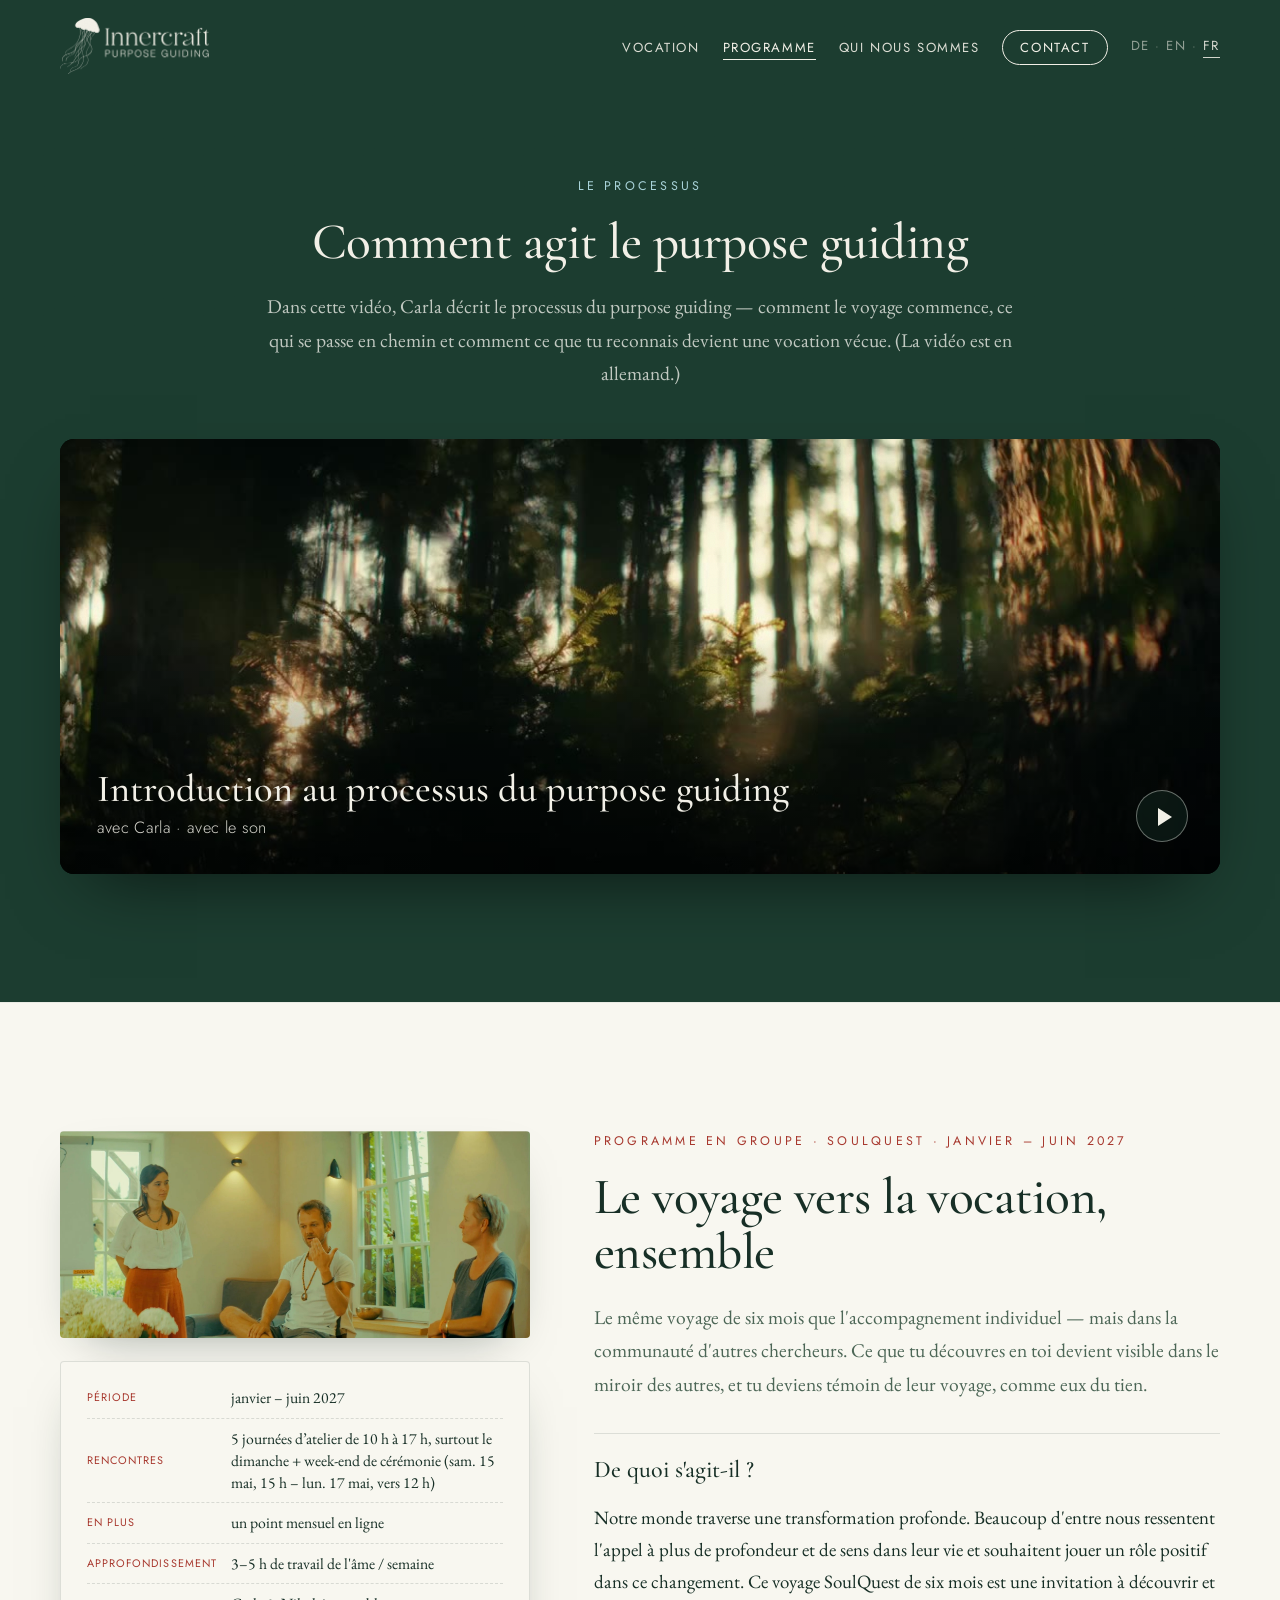
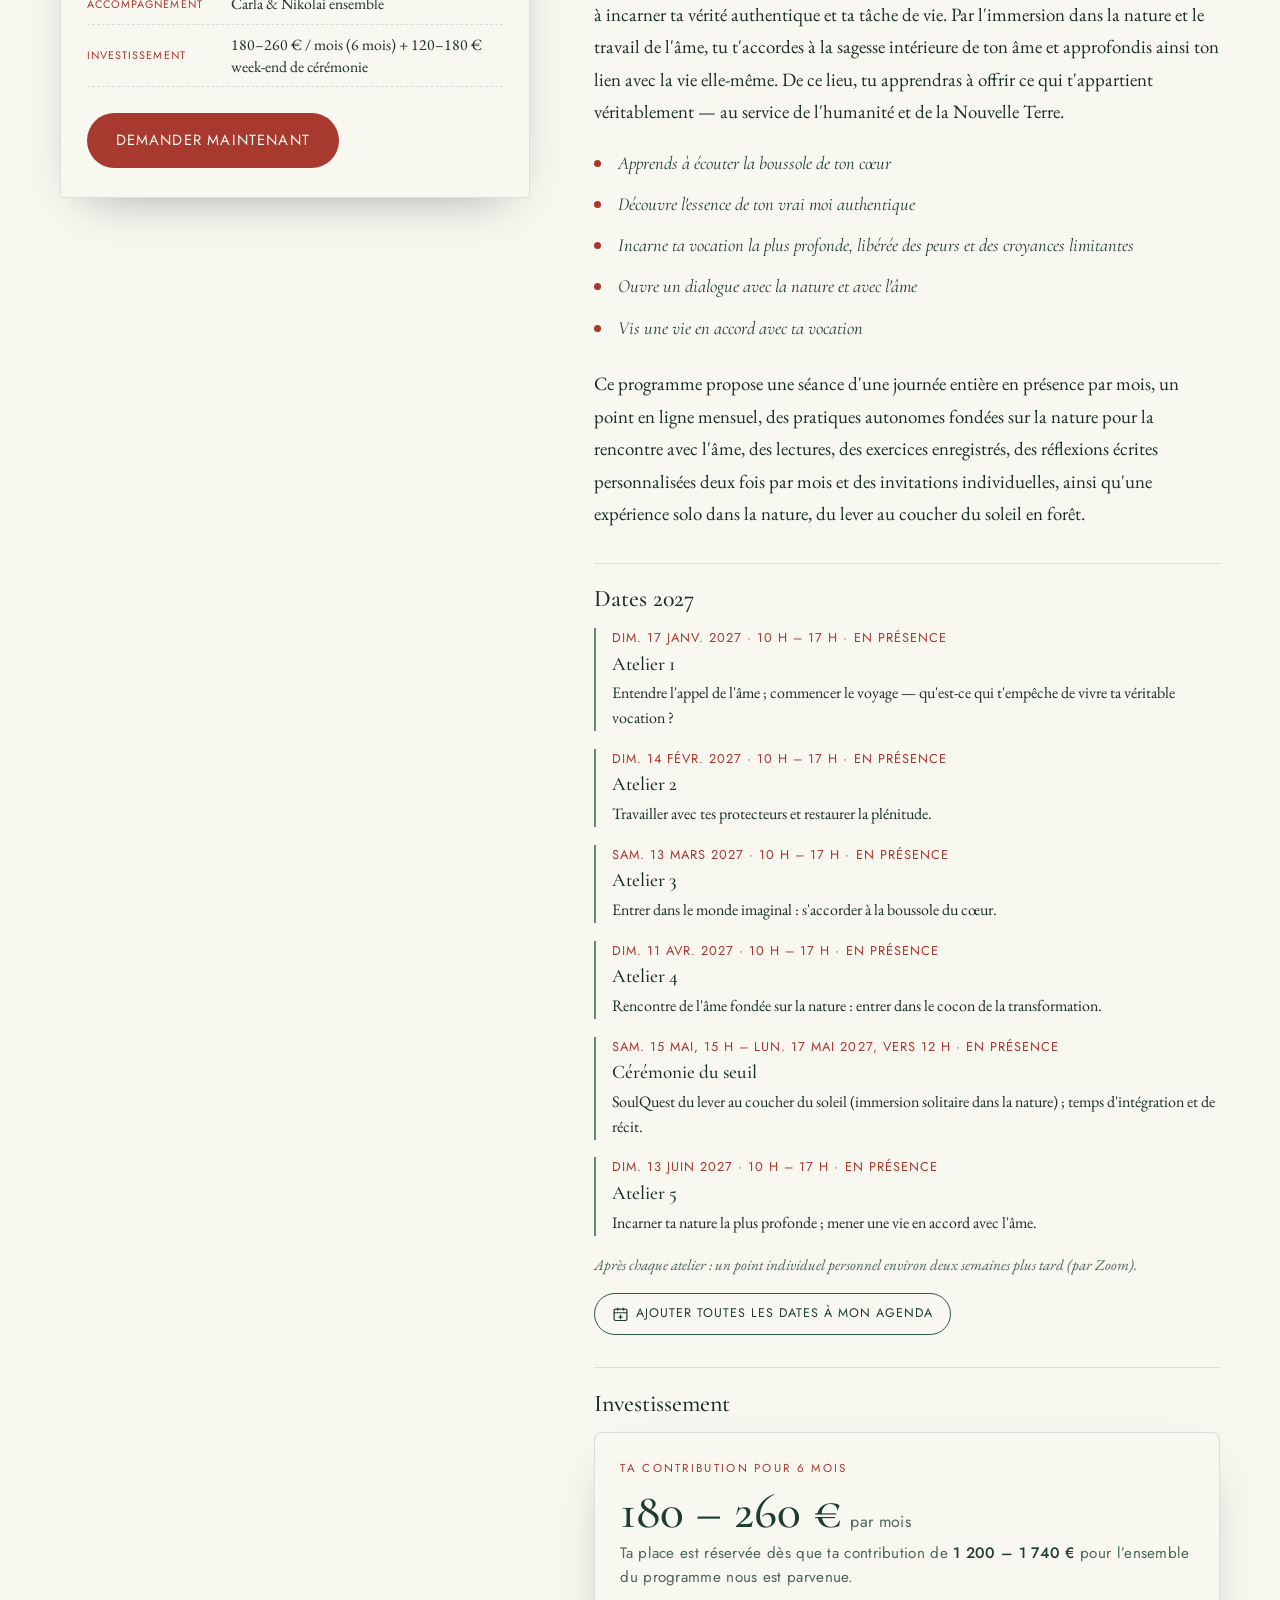
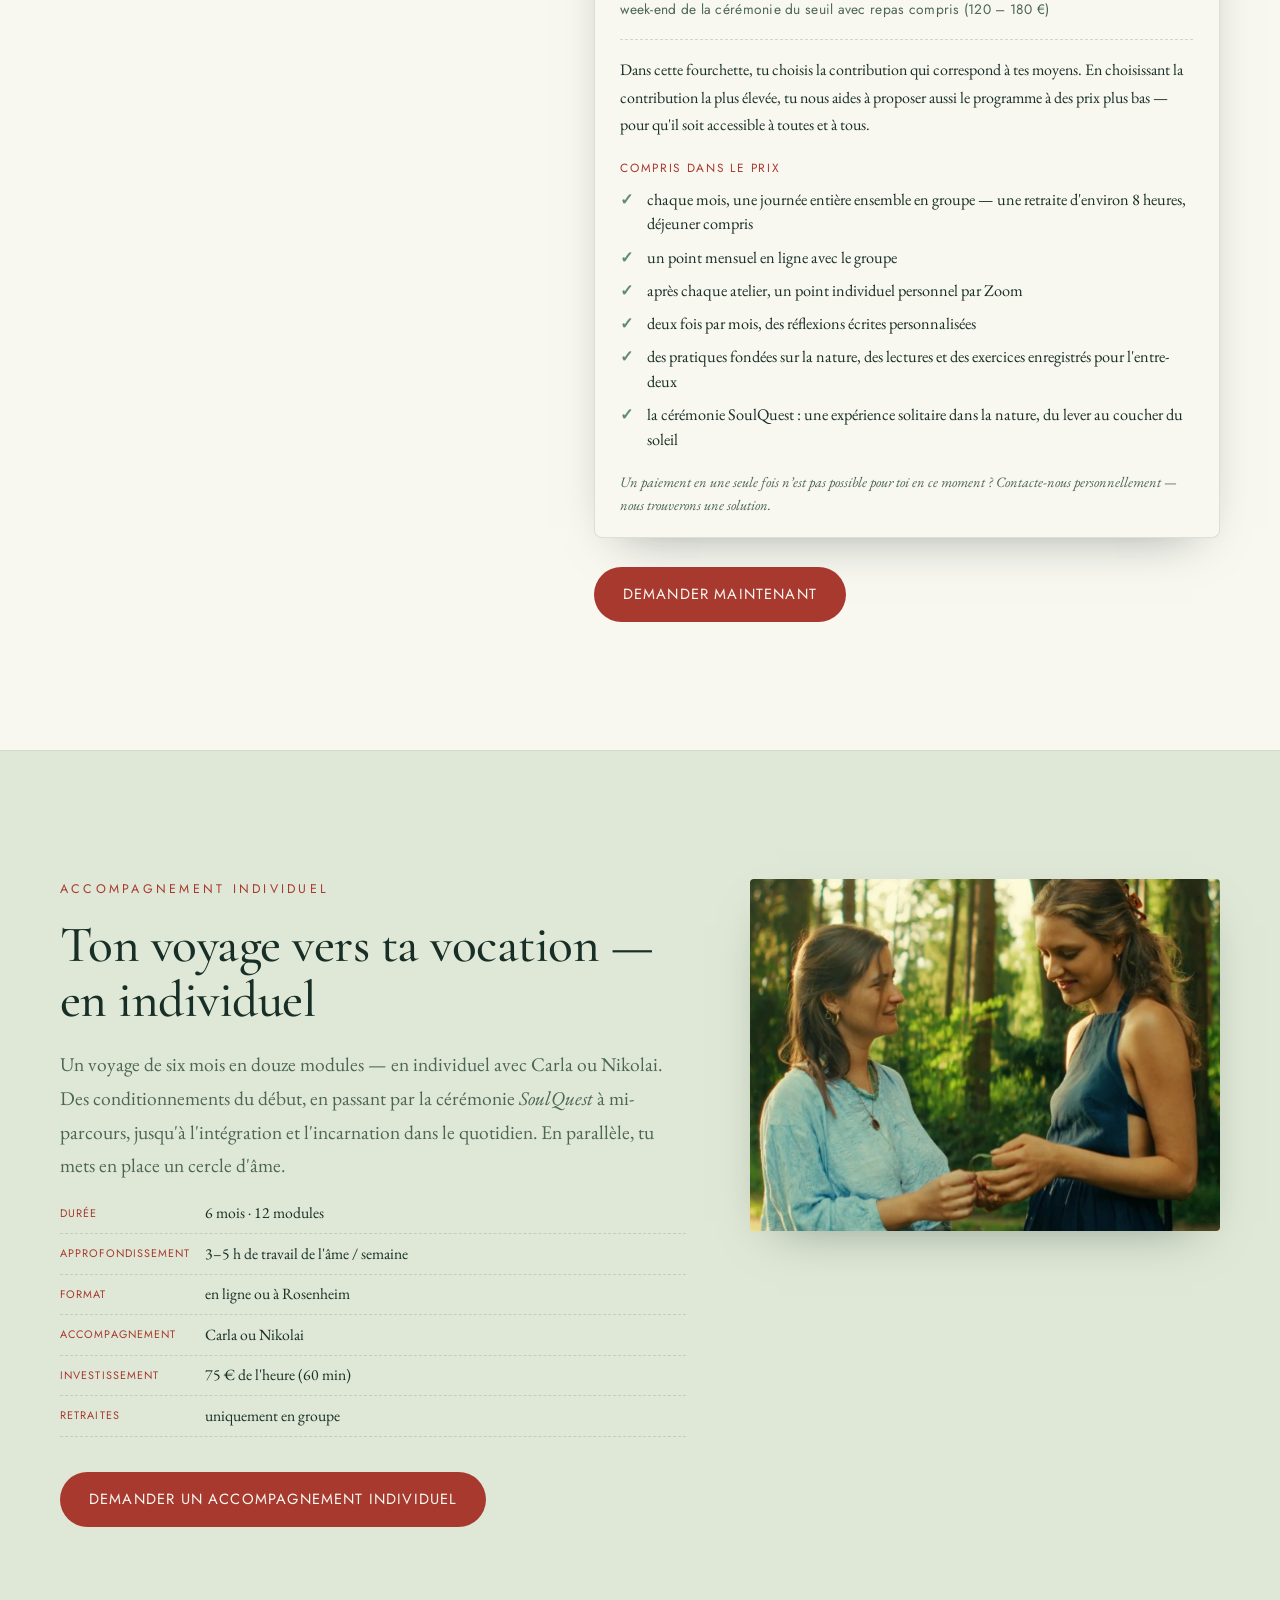
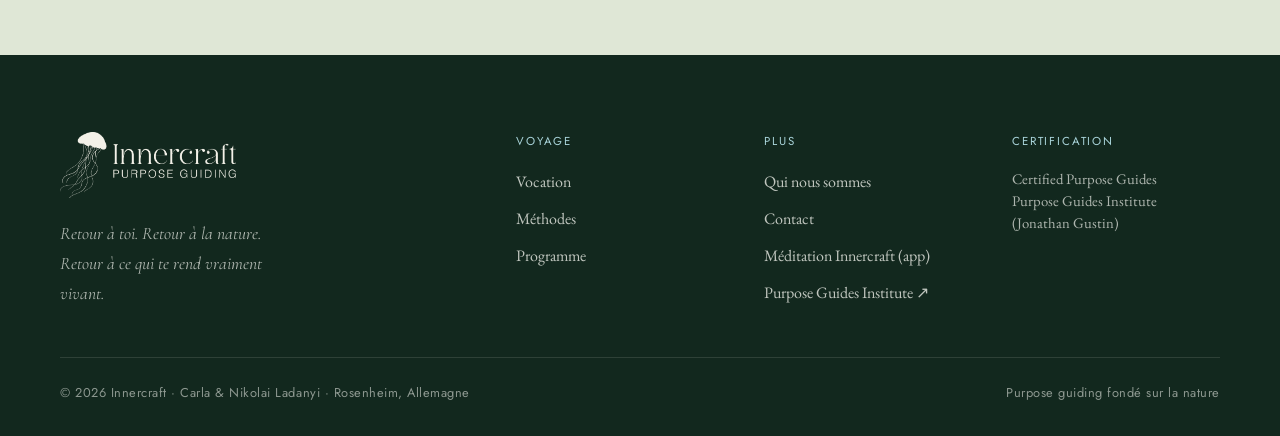
<file: fr/programm.html>
<!DOCTYPE html>
<html lang="fr">
<head>
  <meta charset="UTF-8" />
  <meta name="viewport" content="width=device-width, initial-scale=1.0" />
  <title>Programme — Programme en groupe &amp; accompagnement individuel · Innercraft</title>
  <meta name="description" content="Le programme Innercraft : le voyage SoulQuest de six mois en groupe (janvier à juin 2027) ou un accompagnement individuel avec Carla ou Nikolai." />
  <meta name="author" content="Carla &amp; Nikolai Ladanyi · Innercraft" />

  <!-- Open Graph -->
  <meta property="og:title" content="Programme — Programme en groupe &amp; accompagnement individuel · Innercraft" />
  <meta property="og:description" content="Purpose guiding fondé sur la nature, dans la tradition de Jonathan Gustin & Bill Plotkin. Retour à toi, retour à la nature, retour à ce qui te rend vraiment vivant." />
  <meta property="og:type" content="website" />
  <meta property="og:locale" content="fr_FR" />

  <!-- Versions linguistiques -->
  <link rel="alternate" hreflang="de" href="../programm.html" />
  <link rel="alternate" hreflang="en" href="../en/programm.html" />
  <link rel="alternate" hreflang="fr" href="programm.html" />
  <link rel="alternate" hreflang="x-default" href="../programm.html" />

  <link rel="stylesheet" href="../fonts/fonts.css" />
  <link rel="stylesheet" href="../styles.css" />
  <link rel="icon" href="../media/favicon.svg" type="image/svg+xml" />
  <link rel="icon" href="../app/icons/icon-192.png" type="image/png" sizes="192x192" />
  <link rel="apple-touch-icon" href="../app/icons/icon-180.png" />
</head>
<body>
  <!-- Decorative grain overlay -->
  <div class="grain" aria-hidden="true"></div>

  <!-- ============ HEADER / NAV ============ -->
  <header class="site-header" id="top">
    <nav class="nav container">
      <a href="./" class="brand" aria-label="Accueil Innercraft">
        <span class="brand-logo" aria-hidden="true"></span>
      </a>

      <button class="nav-toggle" aria-expanded="false" aria-controls="nav-menu" aria-label="Ouvrir le menu">
        <span></span><span></span><span></span>
      </button>

      <ul class="nav-menu" id="nav-menu">
        <li><a href="./#vocation">Vocation</a></li>
        <li><a href="programm.html" aria-current="page">Programme</a></li>
        <li><a href="./#equipe">Qui nous sommes</a></li>
        <li><a href="./#contact" class="nav-cta">Contact</a></li>
        <li class="lang-switch" aria-label="Langue">
          <a href="../programm.html" data-lang-choice="de" lang="de" hreflang="de">DE</a><span aria-hidden="true">·</span><a href="../en/programm.html" data-lang-choice="en" lang="en" hreflang="en">EN</a><span aria-hidden="true">·</span><a href="programm.html" data-lang-choice="fr" class="is-current" lang="fr" hreflang="fr">FR</a>
        </li>
      </ul>
    </nav>
  </header>

  <main>
    <!-- ============ VIDEO: DER PROZESS ============ -->
    <section class="section section-forest page-first" id="prozess" aria-labelledby="prozess-title">
      <div class="container narrow center">
        <p class="eyebrow light reveal">Le processus</p>
        <h1 id="prozess-title" class="light reveal">Comment agit le purpose guiding</h1>
        <p class="section-intro light reveal">Dans cette vidéo, Carla décrit le processus du purpose guiding — comment le voyage commence, ce qui se passe en chemin et comment ce que tu reconnais devient une vocation vécue. (La vidéo est en allemand.)</p>
      </div>
      <div class="container film-container">
        <button class="film-card reveal" type="button" data-yt="JeDqn7XRBu8" aria-label="Vidéo : Introduction au processus du purpose guiding – lire en plein écran avec le son">
          <video autoplay muted loop playsinline preload="metadata" poster="../media/tree-loop-poster.jpg" aria-hidden="true">
            <source src="../media/tree-loop.mp4" type="video/mp4" />
          </video>
          <span class="film-text" aria-hidden="true">
            <span class="film-title">Introduction au processus du purpose guiding</span>
            <span class="film-sub">avec Carla · avec le son</span>
          </span>
          <span class="film-play" aria-hidden="true"></span>
        </button>
      </div>
    </section>

    <!-- ============ GRUPPENPROGRAMM ============ -->
    <section class="section section-cream" id="gruppe" aria-labelledby="gruppe-title">
      <div class="container program">
        <aside class="program-aside reveal">
          <img class="program-photo" src="../media/gruppenguiding-raum.jpg" alt="Accompagnement de groupe dans la salle de séminaire" loading="lazy" style="aspect-ratio:1828/806" />
          <div class="program-card">
            <ul class="offer-facts">
              <li><span>Période</span> janvier – juin 2027</li>
              <li><span>Rencontres</span> 5 journées d’atelier de 10 h à 17 h, surtout le dimanche + week-end de cérémonie (sam. 15 mai, 15 h – lun. 17 mai, vers 12 h)</li>
              <li><span>En plus</span> un point mensuel en ligne</li>
              <li><span>Approfondissement</span> 3–5 h de travail de l'âme / semaine</li>
              <li><span>Accompagnement</span> Carla &amp; Nikolai ensemble</li>
              <li><span>Investissement</span> 180–260 € / mois (6 mois) + 120–180 € week-end de cérémonie</li>
            </ul>
            <a href="./#contact" class="btn btn-primary">Demander maintenant</a>
          </div>
        </aside>
        <div class="program-body reveal">
          <p class="eyebrow">Programme en groupe · SoulQuest · janvier – juin 2027</p>
          <h2 id="gruppe-title">Le voyage vers la vocation, ensemble</h2>
          <p class="section-intro">Le même voyage de six mois que l'accompagnement individuel — mais dans la communauté
              d'autres chercheurs. Ce que tu découvres en toi devient visible dans le miroir des
              autres, et tu deviens témoin de leur voyage, comme eux du tien.</p>

          <h3 class="modal-subhead">De quoi s'agit-il ?</h3>
        <p>
          Notre monde traverse une transformation profonde. Beaucoup d'entre nous ressentent l'appel
          à plus de profondeur et de sens dans leur vie et souhaitent jouer un rôle positif dans ce
          changement. Ce voyage SoulQuest de six mois est une invitation à découvrir et à incarner ta
          vérité authentique et ta tâche de vie. Par l'immersion dans la nature et le travail de
          l'âme, tu t'accordes à la sagesse intérieure de ton âme et approfondis ainsi ton lien avec
          la vie elle-même. De ce lieu, tu apprendras à offrir ce qui t'appartient véritablement —
          au service de l'humanité et de la Nouvelle Terre.
        </p>
        <ul class="modal-list">
          <li>Apprends à écouter la boussole de ton cœur</li>
          <li>Découvre l'essence de ton vrai moi authentique</li>
          <li>Incarne ta vocation la plus profonde, libérée des peurs et des croyances limitantes</li>
          <li>Ouvre un dialogue avec la nature et avec l'âme</li>
          <li>Vis une vie en accord avec ta vocation</li>
        </ul>
        <p>
          Ce programme propose une séance d'une journée entière en présence par mois, un point en
          ligne mensuel, des pratiques autonomes fondées sur la nature pour la rencontre avec l'âme,
          des lectures, des exercices enregistrés, des réflexions écrites personnalisées deux fois
          par mois et des invitations individuelles, ainsi qu'une expérience solo dans la nature, du
          lever au coucher du soleil en forêt.
        </p>

        <h3 class="modal-subhead">Dates 2027</h3>
        <ol class="modal-dates">
          <li><span class="md-date">dim. 17 janv. 2027 · 10 h – 17 h · en présence</span><span class="md-label">Atelier 1</span>Entendre l'appel de l'âme ; commencer le voyage — qu'est-ce qui t'empêche de vivre ta véritable vocation ?</li>
          <li><span class="md-date">dim. 14 févr. 2027 · 10 h – 17 h · en présence</span><span class="md-label">Atelier 2</span>Travailler avec tes protecteurs et restaurer la plénitude.</li>
          <li><span class="md-date">sam. 13 mars 2027 · 10 h – 17 h · en présence</span><span class="md-label">Atelier 3</span>Entrer dans le monde imaginal : s'accorder à la boussole du cœur.</li>
          <li><span class="md-date">dim. 11 avr. 2027 · 10 h – 17 h · en présence</span><span class="md-label">Atelier 4</span>Rencontre de l'âme fondée sur la nature : entrer dans le cocon de la transformation.</li>
          <li><span class="md-date">sam. 15 mai, 15 h – lun. 17 mai 2027, vers 12 h · en présence</span><span class="md-label">Cérémonie du seuil</span>SoulQuest du lever au coucher du soleil (immersion solitaire dans la nature) ; temps d'intégration et de récit.</li>
          <li><span class="md-date">dim. 13 juin 2027 · 10 h – 17 h · en présence</span><span class="md-label">Atelier 5</span>Incarner ta nature la plus profonde ; mener une vie en accord avec l'âme.</li>
        </ol>
        <p class="modal-note">Après chaque atelier : un point individuel personnel environ deux semaines plus tard (par Zoom).</p>
        <p class="cal-link-wrap"><a class="btn btn-outline cal-link" href="../kalender/innercraft-groupe-2027-fr.ics"><svg viewBox="0 0 24 24" width="17" height="17" fill="none" stroke="currentColor" stroke-width="1.7" stroke-linecap="round" stroke-linejoin="round" aria-hidden="true"><rect x="3" y="4.5" width="18" height="16" rx="2"/><path d="M3 9.5h18M8 3v3M16 3v3M12 13v5M9.5 15.5h5"/></svg><span>Ajouter toutes les dates à mon agenda</span></a></p>

        <h3 class="modal-subhead">Investissement</h3>
        <div class="price-card">
          <p class="price-head">Ta contribution pour 6 mois</p>
          <p class="price-big"><span class="price-amount">180 – 260 €</span> <span class="price-per">par mois</span></p>
          <p class="price-billing">Ta place est réservée dès que ta contribution de <strong>1 200 – 1 740 €</strong> pour l’ensemble du programme nous est parvenue.</p>
          <p class="price-extra">week-end de la cérémonie du seuil avec repas compris (120 – 180 €)</p>
          <p class="price-scale">Dans cette fourchette, tu choisis la contribution qui correspond à tes moyens. En choisissant la contribution la plus élevée, tu nous aides à proposer aussi le programme à des prix plus bas — pour qu'il soit accessible à toutes et à tous.</p>
          <p class="price-incl-head">Compris dans le prix</p>
          <ul class="price-incl">
            <li>chaque mois, une journée entière ensemble en groupe — une retraite d'environ 8 heures, déjeuner compris</li>
            <li>un point mensuel en ligne avec le groupe</li>
            <li>après chaque atelier, un point individuel personnel par Zoom</li>
            <li>deux fois par mois, des réflexions écrites personnalisées</li>
            <li>des pratiques fondées sur la nature, des lectures et des exercices enregistrés pour l'entre-deux</li>
            <li>la cérémonie SoulQuest : une expérience solitaire dans la nature, du lever au coucher du soleil</li>
          </ul>
          <p class="price-note">Un paiement en une seule fois n’est pas possible pour toi en ce moment ? Contacte-nous personnellement — nous trouverons une solution.</p>
        </div>

          <a href="./#contact" class="btn btn-primary">Demander maintenant</a>
        </div>
      </div>
    </section>

    <!-- ============ EINZELGUIDING ============ -->
    <section class="section section-sand" id="einzel" aria-labelledby="einzel-title">
      <div class="container program program-reverse">
        <div class="program-body reveal">
          <p class="eyebrow">Accompagnement individuel</p>
          <h2 id="einzel-title">Ton voyage vers ta vocation — en individuel</h2>
          <p class="section-intro">Un voyage de six mois en douze modules — en individuel avec Carla ou Nikolai. Des
              conditionnements du début, en passant par la cérémonie <em>SoulQuest</em> à
              mi-parcours, jusqu'à l'intégration et l'incarnation dans le quotidien. En parallèle,
              tu mets en place un cercle d'âme.</p>
          <ul class="offer-facts">
              <li><span>Durée</span> 6 mois · 12 modules</li>
              <li><span>Approfondissement</span> 3–5 h de travail de l'âme / semaine</li>
              <li><span>Format</span> en ligne ou à Rosenheim</li>
              <li><span>Accompagnement</span> Carla ou Nikolai</li>
              <li><span>Investissement</span> 75 € de l'heure (60 min)</li>
              <li><span>Retraites</span> uniquement en groupe</li>
          </ul>
          <a href="./#contact" class="btn btn-primary">Demander un accompagnement individuel</a>
        </div>
        <aside class="program-aside reveal">
          <img class="program-photo" src="../media/einzelguiding-wald.jpg" alt="Carla en accompagnement individuel avec une cliente dans la forêt" loading="lazy" style="aspect-ratio:4/3;object-position:50% center" />
        </aside>
      </div>
    </section>
  </main>

  <!-- ============ FOOTER ============ -->
  <footer class="site-footer">
    <div class="container footer-grid">
      <div class="footer-brand">
        <span class="brand-logo brand-logo-footer" role="img" aria-label="Innercraft · Purpose Guiding"></span>
        <p class="footer-claim">Retour à toi. Retour à la nature. Retour à ce qui te rend vraiment vivant.</p>
      </div>
      <nav class="footer-nav" aria-label="Pied de page">
        <p class="footer-head">Voyage</p>
        <a href="./#vocation">Vocation</a>
        <!-- <a href="./#mouvements">Mouvements</a> -->
        <a href="./#methodes">Méthodes</a>
        <a href="programm.html">Programme</a>
      </nav>
      <nav class="footer-nav" aria-label="Plus">
        <p class="footer-head">Plus</p>
        <a href="./#equipe">Qui nous sommes</a>
        <a href="./#contact">Contact</a>
        <a href="../app/?lang=fr">Méditation Innercraft (app)</a>
        <a href="https://www.purposeguides.org/" target="_blank" rel="noopener">Purpose Guides Institute ↗</a>
      </nav>
      <div class="footer-nav">
        <p class="footer-head">Certification</p>
        <p class="footer-cert">Certified Purpose Guides<br />Purpose Guides Institute<br />(Jonathan Gustin)</p>
      </div>
    </div>
    <div class="container footer-bottom">
      <p>© <span id="year"></span> Innercraft · Carla &amp; Nikolai Ladanyi · Rosenheim, Allemagne</p>
      <p>Purpose guiding fondé sur la nature</p>
    </div>
  </footer>

  <!-- ============ SVG SPRITE: DIE QUALLE ============ -->
  <svg width="0" height="0" style="position:absolute" aria-hidden="true">
    <symbol id="jellyfish" viewBox="0 0 1114 1564">
      <!-- Qualle aus dem Innercraft-Logo; die Tentakel wiegen sich sanft -->
      <g fill="currentColor" fill-rule="evenodd">
        <path d="M 544.7 291.7 C 544.5 291.8, 547.2 300.4, 550.6 310.7 C 563.5 349.3, 565.4 361.4, 565.5 405.5 C 565.5 445.5, 562.6 469.7, 553.4 508 C 530 605.6, 479.6 698.8, 418.3 758 C 391.4 784, 367.7 801, 297.5 844.3 C 228 887.2, 200.2 908.4, 181.5 932.5 C 167.7 950.4, 159.4 969.6, 158.8 985.5 C 158.3 995.3, 160.2 992.9, 163.6 979.1 C 168.7 958.2, 180.4 938.8, 199.5 919.5 C 218.5 900.2, 238.5 886.1, 287 857.5 C 410.8 784.5, 467.2 728.8, 515 631.8 C 568.1 524.3, 585.8 422.2, 566.4 335.2 C 563.4 321.5, 554.5 293.6, 552.7 292.2 C 551.6 291.4, 545.4 290.9, 544.7 291.7 M 589.6 315.8 C 589.3 316.4, 591.5 322.9, 594.5 330.4 C 618.6 390.6, 628.2 467, 622.5 555 C 620.1 592.6, 619.7 594.4, 612.3 604.9 C 594.7 630.1, 570.7 654.5, 530.5 688.1 C 492.7 719.7, 478.9 733.8, 465.8 754 C 448.2 781, 437 817, 435 852.5 C 434 870.7, 433.9 871.3, 427.7 879.7 C 409.9 903.8, 383.5 929.2, 360.5 944.3 C 332.8 962.4, 313.2 970.4, 236.1 994.5 C 172.7 1014.3, 138.4 1033.2, 112.8 1062.4 C 77.2 1103.1, 67.1 1148.4, 85.5 1185.5 C 90.8 1196.3, 95.3 1202, 97 1200.4 C 97.9 1199.5, 97 1196.9, 93.1 1189.4 C 69.6 1143.8, 89.7 1085.3, 142 1046.8 C 166.6 1028.7, 192.1 1017.7, 256 997.6 C 322.9 976.6, 345.8 966.5, 373.9 945.5 C 390.3 933.3, 416.4 907.9, 430.7 890.3 C 432 888.7, 432.1 889.3, 431.5 895.9 C 427.7 939.6, 394.8 986.1, 347.7 1014 C 342.1 1017.4, 322.6 1027.6, 304.5 1036.7 C 246.1 1066, 228.3 1077.4, 208.9 1097.7 C 187.2 1120.5, 177.1 1148.4, 179.5 1179.6 C 180 1186.8, 180.7 1189.6, 182.2 1191.6 C 185.3 1195.5, 186.1 1193.3, 184.8 1183.7 C 180.9 1154.8, 195.9 1118.8, 223 1092 C 242.5 1072.6, 254.9 1065, 314 1036.1 C 365.8 1010.8, 388 994.8, 408 968.2 C 423.6 947.4, 430.8 930.1, 437.1 898.6 C 442.3 872.2, 444.6 867.6, 473.5 824.5 C 514.4 763.7, 544 725, 593 668.6 C 611.1 647.6, 611.3 647.6, 605.5 669.6 C 597.9 698.1, 589.6 720.4, 568.3 769.5 C 543.3 827, 538.1 840.6, 532 865 C 529.8 873.7, 526.8 884.6, 525.4 889.2 L 522.8 897.5 504.6 916 C 474.5 946.5, 465.9 960.2, 441.5 1017.5 C 435.6 1031.2, 427.4 1049.6, 423.2 1058.3 C 417.7 1069.9, 415.9 1074.3, 416.8 1075.2 C 419.3 1077.7, 432.4 1052.8, 445.8 1019.9 C 465.1 972.7, 480.1 948.3, 506.4 921.2 C 521.3 905.9, 521.1 905.8, 518 930.4 C 515.4 950.7, 515.6 958.1, 519 992 C 520.1 1002.7, 521 1012.4, 521 1013.6 C 521 1014.9, 512.4 1024.7, 495.9 1042.1 C 453.7 1086.4, 445.1 1097.7, 412 1152.5 C 390.3 1188.4, 379 1204.9, 363.8 1222.6 C 356.8 1230.8, 355.6 1231.8, 351.8 1232.4 C 315.6 1238.2, 287.6 1241.4, 245.5 1244.5 C 168.9 1250.1, 143 1255.5, 106.9 1273.6 C 66 1294, 31.6 1331.3, 22.4 1365 C 19.9 1374.1, 19.8 1392.2, 22.2 1394.6 C 24.5 1396.9, 24.7 1396.1, 25.4 1383 C 27.7 1334.7, 72.4 1288.2, 136.9 1267 C 169.7 1256.2, 199 1251.8, 273 1246.5 C 305.8 1244.1, 342.7 1240.6, 345.8 1239.5 C 348.6 1238.5, 344.6 1243, 330.3 1257.1 C 313 1274.2, 298.5 1286.3, 273 1305.3 C 262.8 1312.8, 246.2 1325.2, 236 1332.7 C 219.7 1344.8, 215.6 1348.8, 219.6 1348.4 C 221.3 1348.2, 258.7 1321.8, 280.5 1305.4 C 309.9 1283.4, 327 1268.9, 344 1251.8 C 361.4 1234.3, 358.3 1235.9, 381.8 1231 C 439.8 1218.9, 492.7 1181.6, 514.5 1137.5 C 527.7 1110.8, 529.4 1101.4, 529.5 1055.4 L 529.5 1018.2 540 1006.5 C 567.4 976.1, 587.8 942.7, 599.1 910.2 C 605.2 892.5, 606.7 885.6, 610 861.6 C 614.4 829.1, 609.1 836.9, 651.5 800.3 C 667.7 786.4, 686.1 763.8, 691.1 751.9 C 695.7 740.7, 694.2 762, 689 780.4 C 685.1 794.3, 678.2 809.8, 660.5 844.5 C 630.1 904.1, 625.2 919.9, 626.3 954.9 C 627 976.5, 628.9 986.2, 639.9 1025.8 C 648.6 1057, 651.3 1068.1, 650.8 1070.5 C 650.6 1071.4, 644.8 1074.5, 636.6 1078.1 C 593.5 1096.6, 562.4 1120.1, 543.3 1148.5 C 532.5 1164.6, 524.8 1184.8, 518 1215 C 503.5 1279.6, 496.7 1297, 478.5 1315.5 C 463.5 1330.8, 447.9 1338.6, 408.5 1350.5 C 365.4 1363.6, 351.4 1370.8, 331.3 1390.3 C 305.4 1415.5, 294.3 1445.6, 303.5 1465.8 C 306.4 1472.1, 308.5 1472, 307 1465.5 C 303 1448.3, 308.5 1425.3, 320.6 1408.3 C 339.9 1381.3, 360.5 1368.7, 411.1 1353.2 C 455.2 1339.6, 473.1 1330, 488.2 1311.3 C 504.7 1291, 510 1277.8, 523.5 1223.5 C 528.1 1204.8, 533.3 1185.4, 535 1180.5 C 549.2 1139.5, 573 1115.3, 623.5 1090.5 C 640.7 1082, 650.9 1077.6, 651.6 1078.3 C 655.9 1082.5, 656.8 1131.8, 653.1 1156 C 638.9 1249.7, 582.3 1337.4, 501.2 1391.1 C 478.9 1405.9, 462.4 1413.7, 405 1437 C 320.8 1471.1, 288.4 1488.3, 262.1 1512.6 C 249.8 1523.9, 237 1542.3, 240.4 1543.6 C 244.6 1545.2, 247.4 1543.6, 251 1537.2 C 267.8 1507.5, 302.2 1486, 394 1448.2 C 494.3 1406.8, 522.3 1390.9, 558.5 1354.5 C 633.5 1279.3, 671.4 1176.2, 660.7 1076.6 C 660.5 1075.1, 661.8 1074.4, 667 1072.9 C 670.6 1071.9, 688 1065.7, 705.6 1059.1 C 740.1 1046.3, 748.3 1043.5, 750.5 1044.3 C 754.1 1045.8, 772.2 1107.4, 776.1 1132 C 777.7 1141.7, 777.7 1173, 776.1 1184 C 768.2 1240.3, 737.4 1288.1, 689 1319.2 C 684.3 1322.2, 672.4 1329.3, 662.5 1335 C 626.1 1355.9, 614.3 1363.9, 600.3 1377.3 C 585.4 1391.7, 573.4 1410, 578.9 1410 C 579.4 1410, 582.6 1406.1, 586.1 1401.2 C 602.6 1378.5, 618.7 1365.7, 663 1340 C 702.3 1317.2, 722.3 1301.7, 740.8 1279.5 C 769.3 1245.4, 783 1207.1, 783 1161.7 C 783 1133.1, 780.4 1118.9, 768.5 1081 C 759.3 1051.4, 757 1043.7, 757 1041.6 C 757 1040.3, 761.8 1037.5, 774.2 1031.5 C 834.5 1002.5, 873.5 956.4, 886.2 899.3 C 889.6 884.4, 889.5 849.2, 886.1 833.5 C 879.3 801.6, 861.7 765.6, 843.1 745.5 C 839.2 741.3, 836 737.1, 836 736.1 C 836 735.2, 837.6 730.4, 839.6 725.4 C 845.8 710.1, 855.1 657, 854.9 638.5 L 854.7 624.5 859.9 606 C 877.5 542.9, 886.2 526.7, 927.5 479.5 C 953.6 449.6, 967.2 430.6, 971.6 417.6 L 973.2 412.9 970.4 409.9 C 967 406.4, 966.5 406.8, 963.6 415.2 C 957.3 433.1, 949.1 445.6, 927.4 470.5 C 918.7 480.4, 909.3 491.6, 906.5 495.5 C 887.8 520.8, 866.8 561.9, 855 596.4 C 850.7 608.9, 851.5 610.2, 847.6 584 C 839.4 529.4, 839.4 495.9, 847.6 469.9 C 850.1 462, 850.7 461.1, 857.9 454.1 C 873.2 439.2, 893.2 425.9, 920.8 412.4 C 929.2 408.3, 936 404.4, 935.8 403.9 C 935.6 403.3, 934.2 402.1, 932.7 401.2 C 930 399.5, 929.8 399.6, 908.5 410.5 C 892.6 418.7, 883.5 424.1, 872.9 431.8 C 865.2 437.4, 858.4 442, 858 442 C 856.3 442, 866.6 410.9, 873.7 395 L 876.1 389.6 873.8 387.8 C 872.5 386.9, 871.2 386.4, 870.9 386.8 C 870.5 387.2, 865 401.6, 858.6 418.9 L 847 450.3 833.2 464.4 C 795.1 503.4, 774.3 537.6, 765.4 575.6 C 761.6 591.9, 761.3 619.6, 764.8 635.7 C 771.5 666.6, 787.1 693.6, 818.5 729.2 C 823.7 735.1, 828 740.4, 828 741 C 828 746.9, 808.9 786.6, 790 820 C 746.3 897.1, 735.8 925.6, 735.7 967.5 C 735.6 982, 735.8 983.2, 740.7 1005 C 747.5 1035, 747.2 1033.5, 745.1 1035.4 C 742.6 1037.7, 729 1043.1, 697 1054.5 C 681.9 1059.9, 667.1 1065.3, 664.1 1066.7 C 661.1 1068, 658.5 1068.9, 658.3 1068.6 C 658.1 1068.4, 656.9 1063.8, 655.5 1058.4 C 654.2 1052.9, 650.1 1038.8, 646.5 1027 C 623.2 951.3, 626.2 920.8, 664.1 846.4 C 686.2 803.1, 693.5 784.1, 699.5 754.6 C 703.6 734.7, 703.9 733.6, 711 714.5 C 720.3 689.4, 724 672, 730.5 623 C 741 543, 747 527.3, 795.9 452.6 C 815 423.4, 820.4 414.4, 828.1 399.2 C 835.7 384.2, 835.7 382.2, 828.4 383.6 C 826.1 384, 824.5 385, 824 386.4 C 813.6 412.2, 806.7 425, 784.3 460 C 743.3 524.4, 735.2 545.3, 726.5 608.5 C 725.1 619, 723 634.2, 721.9 642.5 C 717.7 672.8, 713 692.9, 705.3 712.9 C 698.9 729.6, 699 729.6, 696.4 712.8 C 695.1 705, 691.9 687.9, 689.1 674.9 C 677.6 620.6, 676 600.8, 680.5 566.7 C 682.2 553.8, 683.9 550.2, 697.1 532 C 737.5 476.2, 770 411.5, 775 377.2 L 776.3 368.9 772.9 365.4 L 769.6 362 766.1 364.7 C 764.1 366.1, 757.2 372.7, 750.7 379.4 C 744.2 386.1, 739.2 390.6, 739.5 389.5 C 740.5 386.6, 742 342.6, 741.2 341.8 C 740.8 341.5, 739 341, 737.2 340.8 L 733.8 340.5 733.6 357.5 C 733.2 383, 728.3 400.1, 706.3 453 C 690.5 491, 685.8 503.9, 681 523 C 671.7 560.1, 666.6 569.1, 633.5 607.2 L 622.5 619.9 622.2 615.9 C 621.4 606.3, 627.3 591, 642.5 563 C 671 510.4, 687.3 454, 687.4 407 C 687.5 390.9, 684.4 367.1, 680.4 353.3 C 680.2 352.5, 678.2 352.2, 674.8 352.3 C 669.7 352.5, 669.5 352.6, 669.2 355.5 C 669 357.1, 665.4 363.6, 661.1 370 C 646.6 391.6, 635.4 413.6, 631.5 428 C 630.5 431.6, 628.7 436.5, 627.6 439 L 625.5 443.5 624.4 431.5 C 622.2 408.2, 618.7 390.9, 611 365.5 C 600.8 331.9, 592.1 311.7, 589.6 315.8 M 668.1 369.7 C 651.1 391, 637.6 418, 632.4 440.9 C 628.8 456.9, 628 471.7, 628.7 508 C 629.2 537.3, 629 542.2, 627.1 558.2 C 624.9 576.9, 624.5 585, 625.8 585 C 626.9 585, 644.2 549.4, 651.3 532.3 C 663 504.7, 671.7 475.4, 676.2 449.5 C 679.2 431.8, 679.5 394.2, 676.7 377.6 C 674 361.5, 674.4 361.9, 668.1 369.7 M 764 375.4 C 751.4 385.3, 740.6 399.4, 734.9 413.2 C 733.3 417.2, 729.7 429.4, 727 440.5 C 721.7 462, 719.5 468.9, 710.2 493 C 701.9 514.6, 701.9 514.9, 710.5 502.5 C 740.5 459.5, 760.3 417.9, 768.5 380.8 C 770.7 370.6, 770.5 370.3, 764 375.4 M 716.8 439.5 C 709 454.8, 693.2 498.9, 690.7 512.5 C 686.1 536.9, 708 484.6, 716.6 450.7 C 720.5 435.2, 720.6 432, 716.8 439.5 M 827.9 483.7 C 800.3 512.3, 782.6 544, 774.4 579.5 C 771.8 590.7, 771.7 623.8, 774.3 635.7 C 779.9 661.8, 793.2 687.8, 813 711.6 C 822.4 722.9, 830 731, 831.2 731 C 837.6 731, 851.2 653.3, 848.9 630.6 C 848.4 625, 845.7 609.5, 843 596 C 833 546.7, 831.3 508.1, 837.6 480.1 C 838.4 476.6, 838.9 473.5, 838.7 473.3 C 838.5 473.1, 833.6 477.8, 827.9 483.7 M 666.6 579.3 C 640.9 618.2, 624.1 667.4, 619 718 C 618 728, 615.7 821, 616.4 821.7 C 617.3 822.7, 646.1 797.7, 657.1 786.3 C 671.5 771.5, 682.8 756.4, 690.5 741.6 C 696.1 730.8, 695.4 723.4, 684.5 679.5 C 674.6 639.8, 671.6 613.6, 673.7 584 C 674.3 575.5, 674.7 568.4, 674.5 568.2 C 674.3 568, 670.8 573, 666.6 579.3 M 610.2 618.3 C 596.4 637, 581.5 651.7, 544 684 C 483.6 735.9, 463.6 762.8, 449.5 811.5 C 444.9 827.6, 440.4 859, 442.7 859 C 443.2 859, 447.3 853, 451.7 845.8 C 486.7 788.3, 546.6 706.9, 581.3 669.6 C 608.8 640, 612.2 635.4, 614.6 623.9 C 617.3 611.1, 616.4 610, 610.2 618.3 M 629.1 625.4 C 617.4 638.5, 617.6 638, 607.4 677.2 C 600.3 704.8, 600.2 705.1, 573.2 770.7 C 544.6 839.9, 531.6 875, 530.3 886.5 L 529.7 891.4 535.1 887.6 C 538.1 885.4, 548.6 877.1, 558.5 869 C 568.4 860.9, 579 852.5, 582 850.4 C 592.7 842.9, 606.9 829.9, 607.4 827.2 C 607.7 825.7, 608.4 809.4, 609 791 C 611.5 710.4, 615.8 676.4, 627.4 644.7 C 636.8 619.3, 638 616, 637.7 616 C 637.6 616, 633.7 620.3, 629.1 625.4 M 826 760.2 C 816.4 781.9, 803.5 806.9, 788.4 833.5 C 762.6 878.8, 750.9 905.5, 745.4 931.5 C 742 947.5, 741.1 974.1, 743.3 991 C 744.9 1003.3, 751.4 1030.8, 753.1 1032.5 C 754.3 1033.7, 763 1029.3, 781.8 1018.1 C 826.3 991.6, 860.4 951, 875 907.1 C 889.4 864.2, 881.1 815.4, 852 771 C 845.8 761.5, 834 746.1, 832.9 746 C 832.6 746, 829.5 752.4, 826 760.2 M 580.4 859.8 C 552.4 880.8, 530.5 898.3, 528.5 901.4 C 523.9 908.6, 521.9 935.4, 523.1 972.1 C 524.2 1002.9, 524.8 1008.5, 526.9 1008.5 C 528.4 1008.5, 545.6 988.6, 555.6 975.4 C 576.4 947.7, 593.4 909.3, 601 873 C 603 863.1, 606.2 841.9, 605.7 841.3 C 605.6 841.2, 594.2 849.5, 580.4 859.8 M 502.6 1046 C 465.3 1082.8, 454.1 1097.2, 421.5 1150.5 C 398 1189.1, 384.2 1208.9, 371 1223.2 C 367.6 1227, 365.4 1230, 366.2 1230 C 368.8 1230, 384 1226, 395.1 1222.4 C 467.9 1199, 509.3 1159.1, 522.1 1100.1 C 524.5 1089.2, 525.8 1048.2, 524.3 1033.5 L 523.4 1025.5 502.6 1046">
          <animateTransform attributeName="transform" type="rotate" values="-2.5 640 300; 2.5 640 300; -2.5 640 300"
            dur="7s" repeatCount="indefinite" calcMode="spline" keySplines=".45 0 .55 1; .45 0 .55 1" />
        </path>
        <path d="M 746 21.1 C 705.8 25.2, 665.8 37.3, 602 64.5 C 497.4 109.1, 439.7 161.8, 433.5 218.5 C 430.8 242.9, 445.9 269.2, 469.1 280.3 C 483.5 287.2, 491 288.4, 516 287.6 C 532.6 287, 537.6 287.2, 542.3 288.4 C 547.3 289.7, 548.7 289.7, 553.5 288.4 C 567.5 284.8, 573.5 287.6, 581.1 301.5 C 586.1 310.6, 588.3 312.7, 595.3 314.5 C 603.1 316.5, 608.7 319.5, 621 328.4 C 637.6 340.4, 642.9 342.6, 672.5 349.9 C 676.9 351, 681.5 349.7, 685.5 346.1 C 693.3 339.3, 712.2 332, 722 332 C 726.3 332, 727.7 332.6, 734.3 337.3 C 735.7 338.3, 738.7 339.1, 741 339.2 C 745.6 339.2, 753.4 344.8, 767.7 358.3 C 774.2 364.5, 785.6 372.3, 795.2 377.2 C 802.3 380.9, 831.3 382.4, 835.9 379.3 C 841.7 375.5, 864.4 377.8, 870.3 382.9 C 874.4 386.4, 891.7 394.4, 899.5 396.5 C 903.3 397.5, 909.9 398, 918.2 398 C 928.3 398, 931.6 398.3, 933.5 399.6 C 937.3 402.1, 944 401.7, 951.3 398.6 C 958.7 395.4, 962.6 396.3, 965.4 401.9 C 967.2 405.4, 972.6 410, 974.8 410 C 975.7 410, 979 412, 982.2 414.5 C 1002.2 430.3, 1033.8 432.3, 1055.9 419.3 C 1078.8 405.8, 1093.1 378.6, 1093.1 348.5 C 1093.1 334.2, 1091.4 326.7, 1083.6 306.3 C 1080.1 297.1, 1073.3 278.5, 1068.5 265 C 1039 181.9, 1023.2 154.1, 982.6 113.4 C 960 90.8, 948.3 81, 926.3 66.3 C 888.9 41.4, 849.1 26.5, 806.1 21.5 C 792.4 19.9, 760.1 19.7, 746 21.1" />
      </g>
    </symbol>
    <symbol id="gong-mark" viewBox="0 0 48 48">
      <circle cx="24" cy="24" r="21" fill="none" stroke="currentColor" stroke-width="1.4" opacity=".55" />
      <circle cx="24" cy="24" r="15" fill="none" stroke="currentColor" stroke-width="1.4" opacity=".75" />
      <circle cx="24" cy="24" r="9" fill="currentColor" opacity=".9" />
      <circle cx="24" cy="24" r="3.4" fill="#1c3d30" />
    </symbol>
  </svg>


  <!-- ============ VIDEO IM VOLLBILD (erst nach Klick befüllt) ============ -->
  <div class="film-overlay" role="dialog" aria-modal="true" aria-label="Vidéo : Introduction au processus du purpose guiding" hidden>
    <div class="film-bar"><button class="film-close" type="button" aria-label="Fermer la vidéo">✕</button></div>
    <div class="film-frame"></div>
  </div>

  <script src="../script.js"></script>
</body>
</html>
</file>
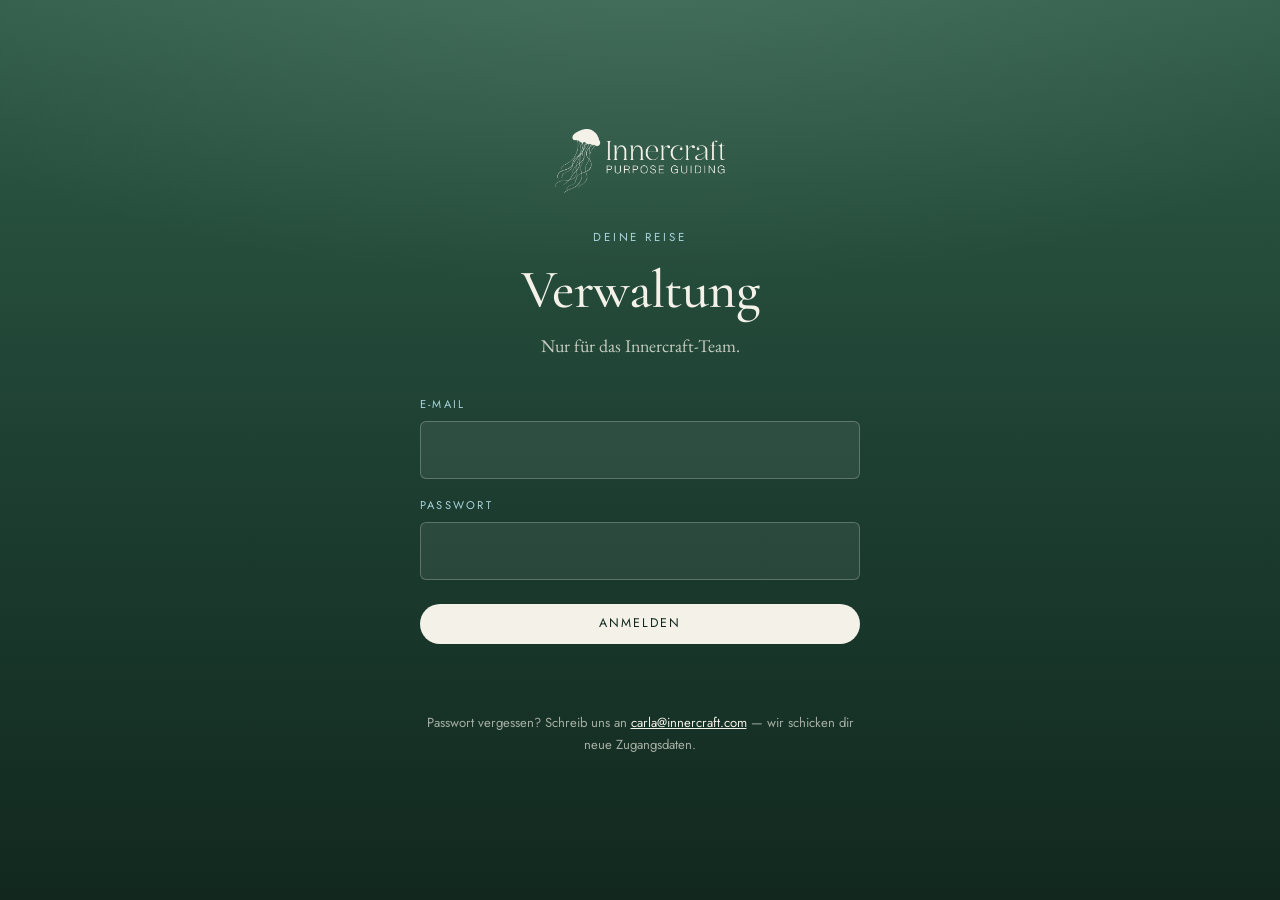
<file: reise/verwaltung.html>
<!DOCTYPE html>
<html lang="de">
<head>
  <meta charset="UTF-8" />
  <meta name="viewport" content="width=device-width, initial-scale=1.0" />
  <title>Verwaltung · Deine Reise · Innercraft</title>
  <meta name="robots" content="noindex, nofollow" />
  <meta name="description" content="Der geschützte Bereich für Teilnehmende des Innercraft Purpose Guiding." />
  <link rel="stylesheet" href="../fonts/fonts.css" />
  <link rel="stylesheet" href="reise.css" />
  <link rel="icon" href="../media/favicon.svg" type="image/svg+xml" />
  <link rel="apple-touch-icon" href="../app/icons/icon-180.png" />
</head>
<body>
  <div id="app"><div class="loading">Einen Moment …</div></div>
  <script src="config.js"></script>
  <script src="data.js"></script>
  <script src="ui.js"></script>
  <script src="admin.js"></script>
</body>
</html>
</file>
<file: fonts/fonts.css>
/* Selbst gehostete Schriften (statt Google Fonts, DSGVO-freundlich).
   Quelle: Fontsource 5.3.0 (SIL Open Font License). Gleiche Zeichenbereiche wie Google Fonts. */

/* cormorant-garamond-latin-ext-400-normal */
@font-face {
  font-family: 'Cormorant Garamond';
  font-style: normal;
  font-display: swap;
  font-weight: 400;
  src: url(./cormorant-garamond-latin-ext-400-normal.woff2) format('woff2');
  unicode-range: U+0100-02BA,U+02BD-02C5,U+02C7-02CC,U+02CE-02D7,U+02DD-02FF,U+0304,U+0308,U+0329,U+1D00-1DBF,U+1E00-1E9F,U+1EF2-1EFF,U+2020,U+20A0-20AB,U+20AD-20C0,U+2113,U+2C60-2C7F,U+A720-A7FF;
}

/* cormorant-garamond-latin-400-normal */
@font-face {
  font-family: 'Cormorant Garamond';
  font-style: normal;
  font-display: swap;
  font-weight: 400;
  src: url(./cormorant-garamond-latin-400-normal.woff2) format('woff2');
  unicode-range: U+0000-00FF,U+0131,U+0152-0153,U+02BB-02BC,U+02C6,U+02DA,U+02DC,U+0304,U+0308,U+0329,U+2000-206F,U+20AC,U+2122,U+2191,U+2193,U+2212,U+2215,U+FEFF,U+FFFD;
}

/* cormorant-garamond-latin-ext-500-normal */
@font-face {
  font-family: 'Cormorant Garamond';
  font-style: normal;
  font-display: swap;
  font-weight: 500;
  src: url(./cormorant-garamond-latin-ext-500-normal.woff2) format('woff2');
  unicode-range: U+0100-02BA,U+02BD-02C5,U+02C7-02CC,U+02CE-02D7,U+02DD-02FF,U+0304,U+0308,U+0329,U+1D00-1DBF,U+1E00-1E9F,U+1EF2-1EFF,U+2020,U+20A0-20AB,U+20AD-20C0,U+2113,U+2C60-2C7F,U+A720-A7FF;
}

/* cormorant-garamond-latin-500-normal */
@font-face {
  font-family: 'Cormorant Garamond';
  font-style: normal;
  font-display: swap;
  font-weight: 500;
  src: url(./cormorant-garamond-latin-500-normal.woff2) format('woff2');
  unicode-range: U+0000-00FF,U+0131,U+0152-0153,U+02BB-02BC,U+02C6,U+02DA,U+02DC,U+0304,U+0308,U+0329,U+2000-206F,U+20AC,U+2122,U+2191,U+2193,U+2212,U+2215,U+FEFF,U+FFFD;
}

/* cormorant-garamond-latin-ext-600-normal */
@font-face {
  font-family: 'Cormorant Garamond';
  font-style: normal;
  font-display: swap;
  font-weight: 600;
  src: url(./cormorant-garamond-latin-ext-600-normal.woff2) format('woff2');
  unicode-range: U+0100-02BA,U+02BD-02C5,U+02C7-02CC,U+02CE-02D7,U+02DD-02FF,U+0304,U+0308,U+0329,U+1D00-1DBF,U+1E00-1E9F,U+1EF2-1EFF,U+2020,U+20A0-20AB,U+20AD-20C0,U+2113,U+2C60-2C7F,U+A720-A7FF;
}

/* cormorant-garamond-latin-600-normal */
@font-face {
  font-family: 'Cormorant Garamond';
  font-style: normal;
  font-display: swap;
  font-weight: 600;
  src: url(./cormorant-garamond-latin-600-normal.woff2) format('woff2');
  unicode-range: U+0000-00FF,U+0131,U+0152-0153,U+02BB-02BC,U+02C6,U+02DA,U+02DC,U+0304,U+0308,U+0329,U+2000-206F,U+20AC,U+2122,U+2191,U+2193,U+2212,U+2215,U+FEFF,U+FFFD;
}

/* cormorant-garamond-latin-ext-400-italic */
@font-face {
  font-family: 'Cormorant Garamond';
  font-style: italic;
  font-display: swap;
  font-weight: 400;
  src: url(./cormorant-garamond-latin-ext-400-italic.woff2) format('woff2');
  unicode-range: U+0100-02BA,U+02BD-02C5,U+02C7-02CC,U+02CE-02D7,U+02DD-02FF,U+0304,U+0308,U+0329,U+1D00-1DBF,U+1E00-1E9F,U+1EF2-1EFF,U+2020,U+20A0-20AB,U+20AD-20C0,U+2113,U+2C60-2C7F,U+A720-A7FF;
}

/* cormorant-garamond-latin-400-italic */
@font-face {
  font-family: 'Cormorant Garamond';
  font-style: italic;
  font-display: swap;
  font-weight: 400;
  src: url(./cormorant-garamond-latin-400-italic.woff2) format('woff2');
  unicode-range: U+0000-00FF,U+0131,U+0152-0153,U+02BB-02BC,U+02C6,U+02DA,U+02DC,U+0304,U+0308,U+0329,U+2000-206F,U+20AC,U+2122,U+2191,U+2193,U+2212,U+2215,U+FEFF,U+FFFD;
}

/* cormorant-garamond-latin-ext-500-italic */
@font-face {
  font-family: 'Cormorant Garamond';
  font-style: italic;
  font-display: swap;
  font-weight: 500;
  src: url(./cormorant-garamond-latin-ext-500-italic.woff2) format('woff2');
  unicode-range: U+0100-02BA,U+02BD-02C5,U+02C7-02CC,U+02CE-02D7,U+02DD-02FF,U+0304,U+0308,U+0329,U+1D00-1DBF,U+1E00-1E9F,U+1EF2-1EFF,U+2020,U+20A0-20AB,U+20AD-20C0,U+2113,U+2C60-2C7F,U+A720-A7FF;
}

/* cormorant-garamond-latin-500-italic */
@font-face {
  font-family: 'Cormorant Garamond';
  font-style: italic;
  font-display: swap;
  font-weight: 500;
  src: url(./cormorant-garamond-latin-500-italic.woff2) format('woff2');
  unicode-range: U+0000-00FF,U+0131,U+0152-0153,U+02BB-02BC,U+02C6,U+02DA,U+02DC,U+0304,U+0308,U+0329,U+2000-206F,U+20AC,U+2122,U+2191,U+2193,U+2212,U+2215,U+FEFF,U+FFFD;
}

/* eb-garamond-latin-ext-400-normal */
@font-face {
  font-family: 'EB Garamond';
  font-style: normal;
  font-display: swap;
  font-weight: 400;
  src: url(./eb-garamond-latin-ext-400-normal.woff2) format('woff2');
  unicode-range: U+0100-02BA,U+02BD-02C5,U+02C7-02CC,U+02CE-02D7,U+02DD-02FF,U+0304,U+0308,U+0329,U+1D00-1DBF,U+1E00-1E9F,U+1EF2-1EFF,U+2020,U+20A0-20AB,U+20AD-20C0,U+2113,U+2C60-2C7F,U+A720-A7FF;
}

/* eb-garamond-latin-400-normal */
@font-face {
  font-family: 'EB Garamond';
  font-style: normal;
  font-display: swap;
  font-weight: 400;
  src: url(./eb-garamond-latin-400-normal.woff2) format('woff2');
  unicode-range: U+0000-00FF,U+0131,U+0152-0153,U+02BB-02BC,U+02C6,U+02DA,U+02DC,U+0304,U+0308,U+0329,U+2000-206F,U+20AC,U+2122,U+2191,U+2193,U+2212,U+2215,U+FEFF,U+FFFD;
}

/* eb-garamond-latin-ext-500-normal */
@font-face {
  font-family: 'EB Garamond';
  font-style: normal;
  font-display: swap;
  font-weight: 500;
  src: url(./eb-garamond-latin-ext-500-normal.woff2) format('woff2');
  unicode-range: U+0100-02BA,U+02BD-02C5,U+02C7-02CC,U+02CE-02D7,U+02DD-02FF,U+0304,U+0308,U+0329,U+1D00-1DBF,U+1E00-1E9F,U+1EF2-1EFF,U+2020,U+20A0-20AB,U+20AD-20C0,U+2113,U+2C60-2C7F,U+A720-A7FF;
}

/* eb-garamond-latin-500-normal */
@font-face {
  font-family: 'EB Garamond';
  font-style: normal;
  font-display: swap;
  font-weight: 500;
  src: url(./eb-garamond-latin-500-normal.woff2) format('woff2');
  unicode-range: U+0000-00FF,U+0131,U+0152-0153,U+02BB-02BC,U+02C6,U+02DA,U+02DC,U+0304,U+0308,U+0329,U+2000-206F,U+20AC,U+2122,U+2191,U+2193,U+2212,U+2215,U+FEFF,U+FFFD;
}

/* eb-garamond-latin-ext-400-italic */
@font-face {
  font-family: 'EB Garamond';
  font-style: italic;
  font-display: swap;
  font-weight: 400;
  src: url(./eb-garamond-latin-ext-400-italic.woff2) format('woff2');
  unicode-range: U+0100-02BA,U+02BD-02C5,U+02C7-02CC,U+02CE-02D7,U+02DD-02FF,U+0304,U+0308,U+0329,U+1D00-1DBF,U+1E00-1E9F,U+1EF2-1EFF,U+2020,U+20A0-20AB,U+20AD-20C0,U+2113,U+2C60-2C7F,U+A720-A7FF;
}

/* eb-garamond-latin-400-italic */
@font-face {
  font-family: 'EB Garamond';
  font-style: italic;
  font-display: swap;
  font-weight: 400;
  src: url(./eb-garamond-latin-400-italic.woff2) format('woff2');
  unicode-range: U+0000-00FF,U+0131,U+0152-0153,U+02BB-02BC,U+02C6,U+02DA,U+02DC,U+0304,U+0308,U+0329,U+2000-206F,U+20AC,U+2122,U+2191,U+2193,U+2212,U+2215,U+FEFF,U+FFFD;
}

/* jost-latin-ext-300-normal */
@font-face {
  font-family: 'Jost';
  font-style: normal;
  font-display: swap;
  font-weight: 300;
  src: url(./jost-latin-ext-300-normal.woff2) format('woff2');
  unicode-range: U+0100-02BA,U+02BD-02C5,U+02C7-02CC,U+02CE-02D7,U+02DD-02FF,U+0304,U+0308,U+0329,U+1D00-1DBF,U+1E00-1E9F,U+1EF2-1EFF,U+2020,U+20A0-20AB,U+20AD-20C0,U+2113,U+2C60-2C7F,U+A720-A7FF;
}

/* jost-latin-300-normal */
@font-face {
  font-family: 'Jost';
  font-style: normal;
  font-display: swap;
  font-weight: 300;
  src: url(./jost-latin-300-normal.woff2) format('woff2');
  unicode-range: U+0000-00FF,U+0131,U+0152-0153,U+02BB-02BC,U+02C6,U+02DA,U+02DC,U+0304,U+0308,U+0329,U+2000-206F,U+20AC,U+2122,U+2191,U+2193,U+2212,U+2215,U+FEFF,U+FFFD;
}

/* jost-latin-ext-400-normal */
@font-face {
  font-family: 'Jost';
  font-style: normal;
  font-display: swap;
  font-weight: 400;
  src: url(./jost-latin-ext-400-normal.woff2) format('woff2');
  unicode-range: U+0100-02BA,U+02BD-02C5,U+02C7-02CC,U+02CE-02D7,U+02DD-02FF,U+0304,U+0308,U+0329,U+1D00-1DBF,U+1E00-1E9F,U+1EF2-1EFF,U+2020,U+20A0-20AB,U+20AD-20C0,U+2113,U+2C60-2C7F,U+A720-A7FF;
}

/* jost-latin-400-normal */
@font-face {
  font-family: 'Jost';
  font-style: normal;
  font-display: swap;
  font-weight: 400;
  src: url(./jost-latin-400-normal.woff2) format('woff2');
  unicode-range: U+0000-00FF,U+0131,U+0152-0153,U+02BB-02BC,U+02C6,U+02DA,U+02DC,U+0304,U+0308,U+0329,U+2000-206F,U+20AC,U+2122,U+2191,U+2193,U+2212,U+2215,U+FEFF,U+FFFD;
}

/* jost-latin-ext-500-normal */
@font-face {
  font-family: 'Jost';
  font-style: normal;
  font-display: swap;
  font-weight: 500;
  src: url(./jost-latin-ext-500-normal.woff2) format('woff2');
  unicode-range: U+0100-02BA,U+02BD-02C5,U+02C7-02CC,U+02CE-02D7,U+02DD-02FF,U+0304,U+0308,U+0329,U+1D00-1DBF,U+1E00-1E9F,U+1EF2-1EFF,U+2020,U+20A0-20AB,U+20AD-20C0,U+2113,U+2C60-2C7F,U+A720-A7FF;
}

/* jost-latin-500-normal */
@font-face {
  font-family: 'Jost';
  font-style: normal;
  font-display: swap;
  font-weight: 500;
  src: url(./jost-latin-500-normal.woff2) format('woff2');
  unicode-range: U+0000-00FF,U+0131,U+0152-0153,U+02BB-02BC,U+02C6,U+02DA,U+02DC,U+0304,U+0308,U+0329,U+2000-206F,U+20AC,U+2122,U+2191,U+2193,U+2212,U+2215,U+FEFF,U+FFFD;
}
</file>
<file: styles.css>
/* =========================================================
   Innercraft — Purpose Guiding
   Aesthetic: "Die Qualle" / Styleguide-Palette
   Naturbasiert: Dunkelgrün, Salbei, Hellblau, Krimson.

   Die Variablennamen stammen aus der früheren Palette;
   ihre Werte bilden jetzt den Styleguide ab:
     --forest       = Dunkelgrün           (dunkle Sektionen)
     --forest-deep  = tiefstes Grün
     --moss         = mittleres Grün
     --sage         = Salbeigrün (lesbarer Akzent)
     --clay         = Krimson (warmer Akzent)
     --gold/--biolume = Hellblau (Leuchten / Licht)
   ========================================================= */

:root {
  /* Styleguide-Palette — zentrale Steuerung, hier nachjustierbar */
  --forest:      #1c3d30;   /* Dunkelgrün               */
  --forest-deep: #12281e;   /* tiefstes Grün            */
  --moss:        #2f5c47;   /* mittleres Grün           */
  --sage:        #5f8c70;   /* Salbeigrün (Akzent)      */
  --clay:        #a8392f;   /* Krimson (Akzent)         */
  --clay-soft:   #c5584c;
  --gold:        #a9d4da;   /* Hellblau (Licht)         */
  --biolume:     #cfe6ea;   /* Hellblau (Leuchten)      */
  --biolume-soft:#e6f2f4;
  --sand:        #dfe7d6;   /* helles Salbei (Grund)    */
  --cream:       #f3f1e8;
  --paper:       #f8f7f0;
  --ink:         #172f26;   /* Grün-Tinte (Text auf hell) */
  --ink-soft:    #4c6656;

  --maxw: 1160px;

  --serif: "Cormorant Garamond", "EB Garamond", Georgia, serif;
  --serif-body: "EB Garamond", Georgia, "Times New Roman", serif;
  --sans:  "Jost", -apple-system, "Segoe UI", system-ui, sans-serif;

  --shadow-soft: 0 18px 50px -28px rgba(18, 40, 32, .5);
  --radius: 4px;
  --ease: cubic-bezier(.22, .61, .36, 1);
}

/* ---------- Reset ---------- */
*, *::before, *::after { box-sizing: border-box; }
html { -webkit-text-size-adjust: 100%; }   /* kein Scroll-Effekt: Menü-Links springen direkt */
body {
  margin: 0;
  font-family: var(--serif-body);
  font-size: 1.18rem;
  line-height: 1.72;
  color: var(--ink);
  background: var(--paper);
  -webkit-font-smoothing: antialiased;
  overflow-x: hidden;
}
img, svg { display: block; max-width: 100%; }
a { color: inherit; }

/* ---------- Film grain / nostalgia texture ---------- */
.grain {
  position: fixed;
  inset: 0;
  pointer-events: none;
  z-index: 9999;
  opacity: .04;
  mix-blend-mode: multiply;
  background-image: url("data:image/svg+xml,%3Csvg xmlns='http://www.w3.org/2000/svg' width='160' height='160'%3E%3Cfilter id='n'%3E%3CfeTurbulence type='fractalNoise' baseFrequency='.9' numOctaves='2' stitchTiles='stitch'/%3E%3C/filter%3E%3Crect width='100%25' height='100%25' filter='url(%23n)'/%3E%3C/svg%3E");
}

/* ---------- Layout ---------- */
.container { width: min(var(--maxw), 92vw); margin-inline: auto; }
.narrow { width: min(760px, 92vw); }
.center { text-align: center; }

.section { padding: clamp(4.5rem, 10vw, 8.5rem) 0; position: relative; }
.section-cream  { background: var(--paper); }
.section-sand   { background: var(--sand); }
.section-forest { background: var(--forest); color: var(--cream); }

/* organic divider between sections */
.section + .section { border-top: 1px solid rgba(23,47,38,.06); }

/* ---------- Typography ---------- */
h1, h2, h3 { font-family: var(--serif); font-weight: 500; line-height: 1.08; margin: 0; }
h1 { font-size: clamp(2.4rem, 6vw, 4.4rem); letter-spacing: -.01em; }
h2 { font-size: clamp(2rem, 4.4vw, 3.2rem); letter-spacing: -.01em; }
h3 { font-size: clamp(1.5rem, 2.6vw, 1.9rem); }

.eyebrow {
  font-family: var(--sans);
  font-weight: 400;
  font-size: .78rem;
  letter-spacing: .26em;
  text-transform: uppercase;
  color: var(--clay);
  margin: 0 0 1.1rem;
}
.eyebrow.light { color: var(--gold); }
.light { color: var(--cream); }

.section-head { margin-bottom: clamp(2.5rem, 5vw, 4rem); }
.section-head.center { max-width: 760px; margin-inline: auto; }
.section-intro { font-size: 1.22rem; color: var(--ink-soft); margin-top: 1.25rem; }
.section-intro.light { color: rgba(241,242,236,.78); }

.prose p { margin: 0 0 1.35rem; }
.prose em { font-style: italic; color: var(--clay); }
.prose strong { font-weight: 500; }

.text-link {
  font-family: var(--sans);
  font-size: .95rem;
  letter-spacing: .04em;
  text-decoration: none;
  border-bottom: 1px solid currentColor;
  padding-bottom: 2px;
  color: var(--clay);
  transition: color .3s var(--ease);
}
.text-link:hover { color: var(--forest); }

/* ---------- Buttons ---------- */
.btn {
  display: inline-block;
  font-family: var(--sans);
  font-size: .92rem;
  letter-spacing: .08em;
  text-transform: uppercase;
  text-decoration: none;
  padding: .95em 1.9em;
  border-radius: 50px;
  border: 1px solid transparent;
  cursor: pointer;
  transition: transform .3s var(--ease), background .3s var(--ease), color .3s var(--ease), border-color .3s var(--ease);
}
.btn:hover { transform: translateY(-2px); }
.btn-primary { background: var(--clay); color: var(--paper); }
.btn-primary:hover { background: var(--clay-soft); }
.btn-ghost { color: var(--cream); border-color: rgba(241,242,236,.4); }
.btn-ghost:hover { background: rgba(241,242,236,.1); border-color: var(--cream); }
.btn-outline { background: transparent; color: var(--forest); border-color: var(--moss); }
.btn-outline:hover { background: var(--forest); color: var(--cream); border-color: var(--forest); }

/* ---------- Header / Nav ---------- */
.site-header {
  position: fixed;
  inset: 0 0 auto 0;
  z-index: 100;
  transition: background .4s var(--ease), box-shadow .4s var(--ease), padding .4s var(--ease);
  padding: .35rem 0;
}
.site-header.scrolled { box-shadow: 0 1px 0 rgba(23,47,38,.08); }
/* Milchglas-Hintergrund auf eigener Ebene: backdrop-filter direkt am Header würde
   das mobile Menü (position: fixed) in die Header-Fläche einsperren. */
.site-header::before {
  content: ""; position: absolute; inset: 0; z-index: -1; pointer-events: none;
  background: rgba(250,246,236,.9);
  -webkit-backdrop-filter: blur(10px); backdrop-filter: blur(10px);
  opacity: 0; transition: opacity .4s var(--ease);
}
.site-header.scrolled::before { opacity: 1; }
.nav { display: flex; align-items: center; justify-content: space-between; padding: .8rem 0; }

.brand { display: flex; align-items: center; gap: .7rem; text-decoration: none; color: var(--cream); transition: color .4s var(--ease); }
.scrolled .brand { color: var(--forest); }
.brand-mark { color: var(--gold); display: grid; place-items: center; transition: color .4s var(--ease); }
.scrolled .brand-mark { color: var(--clay); }
/* Logo (PNG als Maske → nimmt automatisch die Textfarbe an: hell auf Grün, dunkel beim Scrollen) */
.brand-logo {
  display: block;
  height: 56px;
  aspect-ratio: 1200 / 451;
  background-color: currentColor;
  -webkit-mask: url("media/innercraft-logo.png") no-repeat center / contain;
          mask: url("media/innercraft-logo.png") no-repeat center / contain;
}
.brand-logo-footer { height: 66px; margin-bottom: 1.3rem; color: var(--cream); }
@media (max-width: 600px) { .site-header .brand-logo { height: 44px; } }
.brand-text { display: flex; flex-direction: column; line-height: 1; }
.brand-name { font-family: var(--serif); font-size: 1.5rem; font-weight: 600; letter-spacing: .01em; }
.brand-tag { font-family: var(--sans); font-size: .62rem; letter-spacing: .28em; text-transform: uppercase; opacity: .8; margin-top: 3px; }

.nav-menu { display: flex; align-items: center; gap: clamp(1.1rem, 1.8vw, 2rem); list-style: none; margin: 0; padding: 0; }
.nav-menu a {
  font-family: var(--sans);
  font-size: .82rem;
  white-space: nowrap;
  letter-spacing: .12em;
  text-transform: uppercase;
  text-decoration: none;
  color: var(--cream);
  opacity: .9;
  transition: color .3s var(--ease), opacity .3s var(--ease);
}
.scrolled .nav-menu a { color: var(--ink); }
.nav-menu a:hover { opacity: 1; color: var(--gold); }
.scrolled .nav-menu a:hover { color: var(--clay); }
.nav-menu .nav-cta {
  border: 1px solid currentColor;
  border-radius: 50px;
  padding: .55em 1.3em;
  opacity: 1;
}

.lang-switch {
  display: flex;
  align-items: center;
  gap: .45em;
  font-family: var(--sans);
  font-size: .78rem;
  letter-spacing: .1em;
  color: var(--cream);
  opacity: .85;
}
.scrolled .lang-switch { color: var(--ink); }
.lang-switch a { opacity: .65; }
.lang-switch a.is-current { opacity: 1; border-bottom: 1px solid currentColor; }
.lang-switch span { opacity: .4; }

.nav-toggle { display: none; background: none; border: 0; cursor: pointer; width: 40px; height: 34px; padding: 6px; }
.nav-toggle span { display: block; height: 2px; background: var(--cream); margin: 5px 0; transition: .3s var(--ease); }
.scrolled .nav-toggle span { background: var(--ink); }

/* ---------- Hero: Die Wasserwelt ---------- */
.hero {
  position: relative;
  min-height: 100svh;
  display: flex;
  align-items: center;
  color: var(--cream);
  overflow: hidden;
}
.hero-scene { position: absolute; inset: 0; z-index: 0; }

/* Video vom Shooting — sobald media/hero.mp4 eingebunden ist, liegt es über
   der animierten Wasserwelt (siehe media/LIES-MICH.md) */
.hero-video {
  position: absolute; inset: 0;
  width: 100%; height: 100%;
  object-fit: cover;
  z-index: 1;
}
.hero-video.is-empty { display: none; }
/* sanfte Abdunklung über dem Video, damit Text lesbar bleibt */
.hero-video-tint {
  position: absolute; inset: 0; z-index: 1;
  background: linear-gradient(180deg, rgba(18,40,32,.25) 0%, rgba(18,40,32,.55) 100%);
  pointer-events: none;
}

/* Animierte Wasserwelt: Platzhalter & Fallback */
.hero-water {
  position: absolute; inset: 0;
  background:
    radial-gradient(130% 70% at 50% -10%, rgba(207, 230, 234, .14) 0%, transparent 55%),
    radial-gradient(80% 50% at 75% 110%, rgba(18, 40, 32, .9) 0%, transparent 70%),
    linear-gradient(180deg, #2f5c47 0%, #234a38 38%, #1c3d30 70%, #12281e 100%);
}

/* Hintergrund: Baum-Loop (eigene MP4, stumm in Dauerschleife) */
.hero-loop { position: absolute; inset: 0; overflow: hidden; }
.hero-loop-video { width: 100%; height: 100%; object-fit: cover; object-position: 50% 50%; display: block; }
/* Verlauf über dem Loop, damit der Text lesbar bleibt */
.hero-loop::after {
  content: ""; position: absolute; inset: 0; pointer-events: none;
  background: linear-gradient(90deg, rgba(18, 40, 32, .78) 0%, rgba(18, 40, 32, .5) 50%, rgba(18, 40, 32, .25) 100%);
}
@media (max-width: 700px) {
  .hero-loop::after { background: linear-gradient(180deg, rgba(18, 40, 32, .55) 0%, rgba(18, 40, 32, .72) 100%); }
}

/* Video-Kachel (Welcome-Loop) – ganze Fläche klickbar, öffnet YouTube im Vollbild */
.film-section { background: var(--forest-deep); padding: clamp(3rem, 7vw, 6rem) 0; }
.film-container { margin-top: clamp(2rem, 4vw, 3rem); }   /* Kachel unter Überschrift/Text (Programm-Seite) */
.film-card {
  all: unset; box-sizing: border-box;
  position: relative; display: block; width: 100%; max-width: 1200px; margin-inline: auto;
  aspect-ratio: 8 / 3;                       /* Format des Loops (1200 × 450) */
  border-radius: 14px; overflow: hidden; cursor: pointer;
  background: #000;
  box-shadow: 0 30px 70px -30px rgba(0, 0, 0, .65);
}
.film-card video { position: absolute; inset: 0; width: 100%; height: 100%; object-fit: cover; display: block; transition: transform .9s var(--ease); }
.film-card:hover video { transform: scale(1.02); }
.film-card::after {
  content: ""; position: absolute; inset: 0; pointer-events: none;
  background: linear-gradient(0deg, rgba(0, 0, 0, .55) 0%, rgba(0, 0, 0, 0) 55%);
}
.film-text {
  position: absolute; left: clamp(1.2rem, 3vw, 2.3rem); bottom: clamp(1rem, 2.6vw, 2rem); z-index: 1;
  display: flex; flex-direction: column; gap: .25rem; text-align: left; color: var(--cream);
  max-width: calc(100% - 6.5rem);   /* rechts bleibt Platz für das Play-Symbol */
}
.film-title { font-family: var(--serif); font-size: clamp(1.5rem, 3vw, 2.4rem); font-weight: 500; line-height: 1.1; }
.film-sub { font-family: var(--sans); font-size: clamp(.82rem, 1.3vw, 1.02rem); font-weight: 300; letter-spacing: .02em; opacity: .88; }
.film-play {
  position: absolute; right: clamp(1rem, 2.6vw, 2rem); bottom: clamp(1rem, 2.6vw, 2rem); z-index: 1;
  width: 52px; height: 52px; border-radius: 50%;
  background: rgba(18, 40, 32, .5); border: 1px solid rgba(241, 242, 236, .4);
  backdrop-filter: blur(6px); -webkit-backdrop-filter: blur(6px);
  transition: background .3s var(--ease), transform .3s var(--ease), border-color .3s var(--ease);
}
.film-play::after {
  content: ""; position: absolute; left: 21px; top: 17px;
  border-style: solid; border-width: 9px 0 9px 14px;
  border-color: transparent transparent transparent var(--cream);
}
.film-card:hover .film-play, .film-card:focus-visible .film-play { background: var(--clay); border-color: var(--clay); transform: scale(1.07); }
.film-card:focus-visible { outline: 2px solid var(--biolume); outline-offset: 4px; }
@media (max-width: 700px) {
  .film-card { aspect-ratio: 16 / 10; border-radius: 10px; }
  .film-title { font-size: 1.35rem; }
  .film-text { max-width: calc(100% - 5rem); }
  .film-play { width: 44px; height: 44px; }
  .film-play::after { left: 17px; top: 14px; border-width: 8px 0 8px 12px; }
}

/* Vollbild-Ebene für das YouTube-Video */
.film-overlay { position: fixed; inset: 0; z-index: 300; background: #000; display: flex; flex-direction: column; }
.film-overlay[hidden] { display: none; }
.film-bar { flex: none; height: 56px; display: flex; align-items: center; justify-content: flex-end; padding: 0 12px; }
.film-close {
  width: 42px; height: 42px; border-radius: 50%; cursor: pointer;
  border: 1px solid rgba(255, 255, 255, .35); background: rgba(255, 255, 255, .08);
  color: #fff; font-size: 1.1rem; line-height: 1;
}
.film-close:hover, .film-close:focus-visible { background: rgba(255, 255, 255, .2); }
.film-frame { flex: 1; min-height: 0; }
.film-frame iframe { width: 100%; height: 100%; border: 0; display: block; }

/* Lichtstrahlen, die durchs Wasser brechen */
.hero-rays {
  position: absolute; inset: -12% -5%;
  background:
    linear-gradient(104deg, transparent 28%, rgba(207, 230, 234, .07) 33%, transparent 39%),
    linear-gradient(86deg,  transparent 46%, rgba(241, 242, 236, .08) 50%, transparent 55%),
    linear-gradient(96deg,  transparent 63%, rgba(207, 230, 234, .05) 68%, transparent 74%),
    linear-gradient(110deg, transparent 78%, rgba(201, 162, 75, .06) 83%, transparent 88%);
  animation: raysDrift 16s ease-in-out infinite alternate;
}
@keyframes raysDrift {
  from { transform: translateX(-1.5%) skewX(-1deg); opacity: .75; }
  to   { transform: translateX(1.5%) skewX(1deg); opacity: 1; }
}

/* Schwebende Partikel (Plankton) */
.hero-particles { position: absolute; inset: 0; }
.hero-particles span {
  position: absolute;
  bottom: -4px;
  border-radius: 50%;
  background: rgba(207, 230, 234, .5);
  animation: particleRise linear infinite;
}
.hero-particles span:nth-child(1)  { left: 8%;  width: 3px; height: 3px; animation-duration: 22s; animation-delay: -3s; }
.hero-particles span:nth-child(2)  { left: 18%; width: 2px; height: 2px; animation-duration: 28s; animation-delay: -11s; }
.hero-particles span:nth-child(3)  { left: 27%; width: 4px; height: 4px; animation-duration: 19s; animation-delay: -7s; }
.hero-particles span:nth-child(4)  { left: 38%; width: 2px; height: 2px; animation-duration: 31s; animation-delay: -17s; }
.hero-particles span:nth-child(5)  { left: 47%; width: 3px; height: 3px; animation-duration: 24s; animation-delay: -1s; }
.hero-particles span:nth-child(6)  { left: 56%; width: 2px; height: 2px; animation-duration: 27s; animation-delay: -13s; }
.hero-particles span:nth-child(7)  { left: 64%; width: 3px; height: 3px; animation-duration: 21s; animation-delay: -9s; }
.hero-particles span:nth-child(8)  { left: 73%; width: 2px; height: 2px; animation-duration: 30s; animation-delay: -19s; }
.hero-particles span:nth-child(9)  { left: 81%; width: 4px; height: 4px; animation-duration: 18s; animation-delay: -5s; }
.hero-particles span:nth-child(10) { left: 89%; width: 2px; height: 2px; animation-duration: 26s; animation-delay: -15s; }
.hero-particles span:nth-child(11) { left: 94%; width: 3px; height: 3px; animation-duration: 23s; animation-delay: -21s; }
.hero-particles span:nth-child(12) { left: 12%; width: 2px; height: 2px; animation-duration: 33s; animation-delay: -25s; }
@keyframes particleRise {
  0%   { transform: translateY(0) translateX(0); opacity: 0; }
  8%   { opacity: .9; }
  85%  { opacity: .6; }
  100% { transform: translateY(-105vh) translateX(20px); opacity: 0; }
}

/* Die Qualle: Lichtquelle im Wasser, sanft pulsierend und treibend */
.hero-jellyfish {
  position: absolute;
  right: clamp(3%, 9vw, 13%);
  top: 16%;
  width: clamp(170px, 24vw, 320px);
  z-index: 2;
  color: var(--biolume);
  filter: drop-shadow(0 0 30px rgba(207, 230, 234, .4)) drop-shadow(0 0 70px rgba(207, 230, 234, .15));
  animation: jellyDrift 22s ease-in-out infinite;
}
.hero-jellyfish use { animation: jellyPulse 7s ease-in-out infinite; transform-origin: 50% 28%; }
@keyframes jellyDrift {
  0%   { transform: translateY(0) rotate(-3deg); opacity: .92; }
  50%  { transform: translateY(-5%) rotate(2deg); opacity: 1; }
  100% { transform: translateY(0) rotate(-3deg); opacity: .92; }
}
@keyframes jellyPulse {
  0%, 100% { transform: scale(1, 1) translateY(0); }
  40%      { transform: scale(1.05, .96) translateY(-2px); }
  70%      { transform: scale(.97, 1.03) translateY(1px); }
}

/* Logo-Qualle (Navigation, Footer): pulsiert dezent */
.brand-mark svg use { animation: jellyPulse 7s ease-in-out infinite; transform-origin: 50% 28%; }

.hero-content { position: relative; z-index: 2; padding-top: 6rem; max-width: 880px; }
.hero-content h1 { margin: 0 0 1.6rem; text-wrap: balance; }
.hero-content .eyebrow { color: var(--biolume); }   /* hell: lesbar auf Video und Grün */
.hero-lead { font-size: clamp(1.15rem, 2vw, 1.4rem); max-width: 620px; color: rgba(241,242,236,.86); margin: 0 0 2.4rem; }
.hero-actions { display: flex; flex-wrap: wrap; gap: 1rem; }

.scroll-cue {
  position: absolute; bottom: 2.2rem; left: 50%; transform: translateX(-50%);
  z-index: 3; width: 26px; height: 42px; border: 1px solid rgba(241,242,236,.4); border-radius: 20px;
}
.scroll-cue span {
  position: absolute; top: 8px; left: 50%; width: 3px; height: 7px; background: var(--gold); border-radius: 3px;
  transform: translateX(-50%); animation: scrollPulse 1.8s var(--ease) infinite;
}
@keyframes scrollPulse { 0% { opacity: 0; top: 8px; } 40% { opacity: 1; } 100% { opacity: 0; top: 22px; } }

/* ---------- Questions band ---------- */
.questions { background: var(--forest-deep); color: var(--cream); padding: clamp(3.5rem, 7vw, 6rem) 0; }
.question-list { list-style: none; margin: 0; padding: 0; display: grid; gap: 1.4rem; max-width: 880px; margin-inline: auto; }
.question-list li {
  font-family: var(--serif);
  font-size: clamp(1.4rem, 3vw, 2.1rem);
  line-height: 1.25;
  font-style: italic;
  color: rgba(241,242,236,.92);
  padding-left: 1.6rem;
  border-left: 2px solid var(--gold);
}

/* ---------- Angebots-Buttons (zwei nebeneinander) ---------- */
.offer-actions { display: flex; gap: 10px; margin-top: auto; }
.offer-actions .btn { flex: 1; text-align: center; padding-inline: 0; }

/* ---------- Modal / Popup ---------- */
.modal-overlay {
  position: fixed;
  inset: 0;
  z-index: 200;
  display: flex;
  align-items: center;
  justify-content: center;
  padding: 4vh 4vw;
  background: rgba(18, 40, 32, .68);
  backdrop-filter: blur(4px);
  animation: modal-fade .3s var(--ease);
}
.modal-overlay[hidden] { display: none; }
@keyframes modal-fade { from { opacity: 0; } to { opacity: 1; } }

.modal {
  position: relative;
  background: var(--paper);
  color: var(--ink);
  border-radius: 10px;
  max-width: 720px;
  width: 100%;
  max-height: 92vh;
  overflow-y: auto;
  box-shadow: 0 30px 80px -20px rgba(18, 40, 32, .7);
  animation: modal-rise .4s var(--ease);
}
@keyframes modal-rise { from { transform: translateY(20px); opacity: 0; } to { transform: none; opacity: 1; } }

.modal-close {
  position: sticky;
  top: 0;
  float: right;
  margin: 10px 12px -40px 0;
  width: 40px; height: 40px;
  border: none;
  background: rgba(28, 61, 48, .06);
  border-radius: 50%;
  font-size: 1.6rem;
  line-height: 1;
  color: var(--ink-soft);
  cursor: pointer;
  z-index: 2;
  transition: background .2s var(--ease);
}
.modal-close:hover { background: rgba(28, 61, 48, .14); }

.modal-body { padding: clamp(1.8rem, 4vw, 3rem); }
.modal-body > h2 { margin-bottom: 1rem; }
.modal-body p { margin: 0 0 1.2rem; font-size: 1.06rem; line-height: 1.7; }

.modal-list {
  list-style: none;
  margin: 0 0 1.5rem;
  padding: 0;
  display: grid;
  gap: .6rem;
}
.modal-list li {
  position: relative;
  padding-left: 1.5rem;
  font-family: var(--serif);
  font-size: 1.15rem;
  font-style: italic;
  color: var(--forest);
}
.modal-list li::before {
  content: "";
  position: absolute;
  left: 0; top: .65em;
  width: 7px; height: 7px;
  border-radius: 50%;
  background: var(--clay);
}

.modal-subhead {
  font-size: 1.5rem;
  margin: 2rem 0 1rem;
  padding-top: 1.4rem;
  border-top: 1px solid rgba(23, 47, 38, .12);
}

.modal-dates {
  list-style: none;
  margin: 0 0 1rem;
  padding: 0;
  display: grid;
  gap: 1.1rem;
}
.modal-dates li {
  display: grid;
  gap: 2px;
  padding-left: 1rem;
  border-left: 2px solid var(--sage);
  font-size: 1rem;
  line-height: 1.55;
}
.md-date {
  font-family: var(--sans);
  font-size: .8rem;
  letter-spacing: .08em;
  text-transform: uppercase;
  color: var(--clay);
}
.md-label {
  font-family: var(--serif);
  font-size: 1.2rem;
  font-weight: 500;
  color: var(--ink);
}
.modal-note {
  font-size: .95rem !important;
  color: var(--ink-soft);
  font-style: italic;
}
.modal-cta { margin-top: 1rem; }
/* Link: alle Gruppentermine als Kalenderdatei (.ics) übernehmen */
.cal-link-wrap { margin: .4rem 0 1.4rem !important; }
.cal-link { display: inline-flex; align-items: center; gap: .55em; font-size: .78rem; padding: .75em 1.4em; }
.cal-link svg { flex: none; }
/* Preis-Block (Gruppenprogramm): groß der Monatspreis, klein die Zahlungsweise */
.price-card {
  background: var(--paper);
  border: 1px solid rgba(23, 47, 38, .12);
  border-radius: 8px;
  padding: 1.6rem 1.6rem 1.3rem;
  box-shadow: var(--shadow-soft);
  margin: 0 0 1.2rem;
}
.price-head { font-family: var(--sans); font-size: .72rem !important; letter-spacing: .2em; text-transform: uppercase; color: var(--clay); margin: 0 0 .5rem !important; }
.price-big { display: flex; align-items: baseline; flex-wrap: wrap; gap: .5rem; margin: 0 0 .35rem !important; }
.price-amount { font-family: var(--serif); font-size: clamp(2.3rem, 5vw, 3.1rem); font-weight: 500; line-height: 1; color: var(--forest); white-space: nowrap; }
.price-per { font-family: var(--sans); font-size: 1rem; letter-spacing: .02em; color: var(--ink-soft); }
.price-billing { font-family: var(--sans); font-size: .95rem !important; line-height: 1.55; letter-spacing: .02em; color: var(--ink-soft); margin: 0 0 .55rem !important; }
.price-extra { font-family: var(--sans); font-size: .86rem !important; letter-spacing: .02em; color: var(--ink-soft); margin: 0 0 1.1rem !important; }
.price-extra strong { color: var(--forest); font-weight: 500; }
.price-billing strong { color: var(--forest); font-weight: 500; }
.price-scale { font-size: 1rem !important; margin: 0 0 1.2rem !important; padding-top: 1rem; border-top: 1px dashed rgba(23, 47, 38, .16); }
.price-incl-head { font-family: var(--sans); font-size: .74rem !important; letter-spacing: .14em; text-transform: uppercase; color: var(--clay); margin: 0 0 .6rem !important; }
.price-incl { list-style: none; padding: 0; margin: 0 0 1.2rem; display: grid; gap: .55rem; }
.price-incl li { position: relative; padding-left: 1.7rem; font-size: 1.02rem; line-height: 1.5; }
.price-incl li::before { content: "✓"; position: absolute; left: 0; top: 0; color: var(--sage); font-weight: 600; }
.price-note { font-size: .9rem !important; font-style: italic; line-height: 1.55 !important; color: var(--ink-soft); margin: 0 !important; }

body.modal-open { overflow: hidden; }

/* ---------- Der Ort (Seminarort-Galerie) ---------- */
.place-gallery {
  display: grid;
  grid-template-columns: 1.15fr 1fr;
  grid-template-rows: repeat(2, minmax(0, 1fr));
  gap: 14px;
  margin-top: clamp(2rem, 4vw, 3rem);
  height: clamp(440px, 46vw, 600px);   /* feste Höhe: Hochformat-Fotos ziehen das Raster nicht in die Länge */
}
.place-gallery figure { margin: 0; overflow: hidden; border-radius: var(--radius); box-shadow: var(--shadow-soft); }
.place-gallery img { width: 100%; height: 100%; object-fit: cover; display: block; transition: transform .8s var(--ease); }
.place-gallery figure:hover img { transform: scale(1.04); }
/* Teich-Hauptkachel: linke Spalte, beide Zeilen */
.place-main { grid-row: 1 / span 2; }
.place-gallery figure { min-height: 0; }
.place-main img { object-position: center 38%; }

@media (max-width: 640px) {
  .place-gallery { grid-template-columns: 1fr; grid-template-rows: none; height: auto; }
  .place-main { grid-row: auto; aspect-ratio: 4 / 5; }
  .place-gallery figure:not(.place-main) { aspect-ratio: 4 / 3; }
}

/* ---------- Die Qualle (Symbol-Sektion) ---------- */
.section-jelly {
  position: relative;
  background:
    radial-gradient(120% 80% at 50% -15%, rgba(207, 230, 234, .1) 0%, transparent 55%),
    linear-gradient(180deg, #1c3d30 0%, #12281e 100%);
  color: var(--cream);
  overflow: hidden;
}

.jelly-scene { position: absolute; inset: 0; pointer-events: none; }

.jelly-content { position: relative; z-index: 1; }

.jelly-figure {
  width: clamp(110px, 15vw, 180px);
  margin: 0 auto 2.2rem;
  color: var(--biolume);
  filter: drop-shadow(0 0 28px rgba(207, 230, 234, .45)) drop-shadow(0 0 64px rgba(207, 230, 234, .18));
}
.jelly-figure use { animation: jellyPulse 7s ease-in-out infinite; transform-origin: 50% 28%; }
/* Qualle aus dem Logo (animierte SVG-Datei, Animation steckt in der Datei) */
.jelly-logo { width: clamp(160px, 20vw, 250px); height: auto; display: block; }

.jelly-prose { max-width: 640px; margin: 0 auto; }
.jelly-prose p {
  font-size: clamp(1.15rem, 2vw, 1.35rem);
  line-height: 1.7;
  color: rgba(241, 242, 236, .85);
  margin: 0 0 1.4rem;
}

.jelly-closing {
  font-family: var(--serif);
  font-style: italic;
  font-size: clamp(1.45rem, 2.6vw, 1.9rem) !important;
  color: var(--biolume) !important;
  margin-top: 2.4rem !important;
}

/* ---------- Pull quote ---------- */
.pull-quote {
  font-family: var(--serif);
  font-size: clamp(1.5rem, 3vw, 2.1rem);
  line-height: 1.32;
  font-style: italic;
  color: var(--forest);
  margin: 3rem 0 0;
  padding: 2rem 0 0;
  border-top: 1px solid rgba(23,47,38,.14);
  text-wrap: balance;
}

/* ---------- Movements ---------- */
.movements { display: grid; grid-template-columns: repeat(3, 1fr); gap: clamp(1.5rem, 3vw, 2.5rem); }
.movement {
  background: rgba(241,242,236,.05);
  border: 1px solid rgba(241,242,236,.14);
  border-radius: var(--radius);
  padding: 2.4rem 2rem;
  transition: transform .5s var(--ease), background .5s var(--ease);
}
.movement:hover { transform: translateY(-6px); background: rgba(241,242,236,.09); }
.movement-num { font-family: var(--serif); font-size: 2.6rem; color: var(--gold); display: block; line-height: 1; margin-bottom: 1rem; opacity: .8; }
.movement h3 { color: var(--cream); margin-bottom: .25rem; }
.movement-sub { font-family: var(--sans); font-size: .8rem; letter-spacing: .16em; text-transform: uppercase; color: var(--sage); margin: 0 0 1.1rem; }
.movement p:last-child { color: rgba(241,242,236,.8); font-size: 1.05rem; line-height: 1.6; margin: 0; }

/* ---------- Two column (Purpose) ---------- */
.two-col { display: grid; grid-template-columns: 1.4fr .9fr; gap: clamp(2rem, 5vw, 4.5rem); align-items: center; }
.triad { display: grid; gap: 1rem; margin: 1.8rem 0; }
.triad-item { display: grid; grid-template-columns: 120px 1fr; gap: 1.2rem; align-items: baseline; padding-bottom: 1rem; border-bottom: 1px dashed rgba(23,47,38,.18); }
.triad-kicker { font-family: var(--serif); font-size: 1.4rem; color: var(--clay); font-style: italic; }
.triad-item p { margin: 0; font-size: 1.02rem; line-height: 1.55; color: var(--ink-soft); }

.cert-card {
  background: var(--forest);
  color: var(--cream);
  border-radius: var(--radius);
  padding: 2.6rem 2.2rem;
  text-align: center;
  box-shadow: var(--shadow-soft);
}
.cert-card svg { color: var(--gold); margin: 0 auto 1.2rem; }
.cert-title { font-family: var(--serif); font-size: 1.6rem; margin: 0 0 .8rem; }
.cert-body { font-size: 1.02rem; color: rgba(241,242,236,.82); margin: 0 0 1.2rem; }
.cert-lineage { font-family: var(--sans); font-size: .74rem; letter-spacing: .1em; text-transform: uppercase; color: var(--gold); margin: 0; }

/* ---------- Methods grid ---------- */
.methods-grid { display: grid; grid-template-columns: repeat(auto-fit, minmax(280px, 1fr)); gap: 1.4rem; }
.method-card {
  background: var(--paper);
  border: 1px solid rgba(23,47,38,.1);
  border-radius: var(--radius);
  padding: 2rem 1.9rem;
  transition: transform .4s var(--ease), box-shadow .4s var(--ease), border-color .4s var(--ease);
}
.method-card:hover { transform: translateY(-5px); box-shadow: var(--shadow-soft); border-color: var(--sage); }
.method-card h3 { color: var(--forest); margin-bottom: .35rem; }
.method-lineage { font-family: var(--sans); font-size: .72rem; letter-spacing: .12em; text-transform: uppercase; color: var(--clay); margin: 0 0 1rem; }
.method-card p:last-child { font-size: 1.02rem; line-height: 1.55; color: var(--ink-soft); margin: 0; }
.methods-note {
  max-width: 720px; margin: 3rem auto 0; text-align: center;
  font-family: var(--serif); font-style: italic; font-size: 1.3rem; color: var(--forest);
}

/* ---------- Expect list ---------- */
.expect-list { display: grid; gap: 1.6rem; margin-top: 2.5rem; }
.expect-list p {
  font-size: 1.2rem; line-height: 1.6; margin: 0; color: rgba(241,242,236,.86);
  padding-bottom: 1.6rem; border-bottom: 1px solid rgba(241,242,236,.12);
}
.expect-list p:last-child { border-bottom: 0; padding-bottom: 0; color: var(--gold); font-style: italic; font-family: var(--serif); font-size: 1.5rem; }

/* ---------- Offers ---------- */
.offers { display: grid; grid-template-columns: repeat(2, 1fr); gap: 1.6rem; align-items: start; max-width: 880px; margin-inline: auto; }
.offer {
  position: relative;
  background: var(--paper);
  border: 1px solid rgba(23,47,38,.12);
  border-radius: var(--radius);
  padding: 2.4rem 2.1rem;
  display: flex; flex-direction: column; height: 100%;
  transition: transform .4s var(--ease), box-shadow .4s var(--ease);
}
.offer:hover { transform: translateY(-6px); box-shadow: var(--shadow-soft); }
.offer-featured { background: var(--forest); color: var(--cream); border-color: var(--forest); }
.offer-badge {
  position: absolute; top: -.85rem; left: 50%; transform: translateX(-50%);
  background: var(--gold); color: var(--forest-deep);
  font-family: var(--sans); font-size: .68rem; letter-spacing: .14em; text-transform: uppercase;
  padding: .45em 1.2em; border-radius: 50px; white-space: nowrap;
}
.offer-head { margin-bottom: 1.1rem; }
.offer h3 { color: var(--forest); }
.offer-featured h3 { color: var(--cream); }
.offer-tagline { font-family: var(--sans); font-size: .8rem; letter-spacing: .14em; text-transform: uppercase; color: var(--clay); margin: .4rem 0 0; }
.offer-featured .offer-tagline { color: var(--gold); }
.offer-body { font-size: 1.05rem; line-height: 1.6; color: var(--ink-soft); margin: 0 0 1.6rem; }
.offer-featured .offer-body { color: rgba(241,242,236,.82); }
.offer-facts { list-style: none; margin: 0 0 1.8rem; padding: 0; display: grid; gap: .55rem; }
.offer-facts li { font-size: .98rem; line-height: 1.4; display: grid; grid-template-columns: 96px 1fr; gap: .8rem; padding-bottom: .55rem; border-bottom: 1px dashed rgba(23,47,38,.14); }
.offer-featured .offer-facts li { border-color: rgba(241,242,236,.16); }
.offer-facts span { font-family: var(--sans); font-size: .68rem; letter-spacing: .1em; text-transform: uppercase; color: var(--clay); align-self: center; }
.offer-featured .offer-facts span { color: var(--gold); }
.offer .btn { margin-top: auto; align-self: flex-start; }

/* „Infos"-Button (btn-outline) auf der dunklen, hervorgehobenen Karte sichtbar machen */
.offer-featured .btn-outline {
  color: var(--cream);
  border-color: rgba(241, 242, 236, .5);
}
.offer-featured .btn-outline:hover {
  background: rgba(241, 242, 236, .12);
  border-color: var(--cream);
  color: var(--cream);
}

/* ---------- Meditations-App ---------- */
.meditation-mark { display: flex; justify-content: center; margin-bottom: 1.6rem; color: var(--gold); }
.meditation-actions { margin-top: 2.4rem; }
.meditation-actions .btn { padding: 1.05rem 2.8rem; font-size: 1rem; }
.meditation-tiers {
  font-size: 1rem;
  color: rgba(241, 242, 236, .9);
  margin-top: 1.4rem;
  max-width: 560px;
  margin-inline: auto;
}
.meditation-tiers strong { color: var(--biolume); font-weight: 500; }
.meditation-hint {
  margin-top: 1.8rem;
  font-family: var(--sans);
  font-size: .85rem;
  font-weight: 300;
  color: rgba(241, 242, 236, .6);
}

/* ---------- Team ---------- */
.team { display: grid; grid-template-columns: 1fr 1fr; gap: clamp(2rem, 5vw, 4rem); }
.person { text-align: center; }
.person-portrait {
  width: 160px; height: 160px; margin: 0 auto 1.4rem; border-radius: 50%;
  overflow: hidden;
  background: radial-gradient(circle at 35% 30%, var(--sage), var(--moss) 70%);
  display: grid; place-items: center;
  box-shadow: inset 0 0 0 6px rgba(250,246,236,.5), var(--shadow-soft);
}
.person-portrait span { font-family: var(--serif); font-size: 3rem; color: var(--paper); }

/* Echte Porträt-Fotos im Kreis */
.person-portrait img {
  width: 100%;
  height: 100%;
  object-fit: cover;
  border-radius: 50%;
}

/* Foto in der Angebots-Karte (Gruppenguiding) */
.offer-photo {
  width: 100%;
  aspect-ratio: 2 / 1;
  object-fit: cover;
  border-radius: var(--radius);
  margin-bottom: 1.4rem;
}

/* Foto in der Methoden-Karte (Council im Kreis) */
.method-photo {
  width: 100%;
  aspect-ratio: 4 / 3;
  object-fit: cover;
  object-position: center 30%;
  border-radius: var(--radius);
  margin-bottom: 1.1rem;
}
.person h3 { color: var(--forest); }
.person-role { font-family: var(--sans); font-size: .78rem; letter-spacing: .14em; text-transform: uppercase; color: var(--clay); margin: .4rem 0 1.4rem; }
.person .prose { text-align: left; }
.person .prose p { font-size: 1.05rem; line-height: 1.6; }
.team-note {
  max-width: 760px; margin: 3rem auto 0; text-align: center;
  font-family: var(--serif); font-style: italic; font-size: 1.3rem; line-height: 1.45; color: var(--forest);
}

/* Testimonials: zwei Hochkant-Clips neben dem Team-Foto (gleiche Höhe) */
.testimonial-row {
  display: grid;
  grid-template-columns: 9fr 10.67fr 9fr;      /* 9:16-Clips + 2:3-Foto → gleiche Höhe */
  gap: clamp(.8rem, 2vw, 1.4rem);
  max-width: 1000px;
  margin: 3rem auto 0;
  align-items: start;
}
.testimonial-head { grid-column: 1 / -1; text-align: center; font-size: clamp(1.5rem, 2.6vw, 1.9rem); color: var(--forest); margin: 0 0 .6rem; }
.testimonial-clip, .testimonial-photo { position: relative; border-radius: 12px; overflow: hidden; box-shadow: var(--shadow-soft); }
.testimonial-clip { aspect-ratio: 9 / 16; background: var(--forest-deep); }
.testimonial-photo { margin: 0; aspect-ratio: 2 / 3; }
.testimonial-photo img { width: 100%; height: 100%; object-fit: cover; display: block; }
.testimonial-player, .testimonial-clip iframe { position: absolute; inset: 0; width: 100%; height: 100%; border: 0; }
/* Player höher als das Kästchen: YouTube-Titelleiste oben und Logo unten liegen außerhalb des sichtbaren Bereichs */
.testimonial-clip:not(.is-fallback) iframe { top: calc(-1 * max(64px, 13%)); bottom: auto; height: calc(100% + 2 * max(64px, 13%)); }
.testimonial-clip iframe { opacity: 0; transition: opacity .8s var(--ease); pointer-events: none; }
.testimonial-clip.is-ready iframe, .testimonial-clip.is-fallback iframe { opacity: 1; }
.testimonial-clip.is-fallback iframe { pointer-events: auto; }
.testimonial-sound {
  all: unset; box-sizing: border-box; position: absolute; inset: 0; z-index: 1; cursor: pointer;
  display: flex; align-items: flex-end; justify-content: center; padding-bottom: clamp(.8rem, 2vw, 1.1rem);
}
.testimonial-clip.is-fallback .testimonial-sound { display: none; }
.ts-badge {
  display: inline-flex; align-items: center; gap: .45em;
  font-family: var(--sans); font-size: .78rem; letter-spacing: .04em; white-space: nowrap;
  color: var(--cream); background: rgba(18, 40, 32, .6);
  border: 1px solid rgba(241, 242, 236, .4); border-radius: 50px; padding: .45em 1em;
  backdrop-filter: blur(6px); -webkit-backdrop-filter: blur(6px);
  transition: background .3s var(--ease), border-color .3s var(--ease);
}
.testimonial-sound:hover .ts-badge, .testimonial-sound:focus-visible .ts-badge { background: var(--clay); border-color: var(--clay); }
.testimonial-sound:focus-visible { outline: 2px solid var(--biolume); outline-offset: -3px; border-radius: 12px; }
.ts-badge .ic-sound, .testimonial-clip.is-sound .ts-badge .ic-muted { display: none; }
.testimonial-clip.is-sound .ts-badge .ic-sound { display: inline; }
@media (max-width: 700px) {
  .testimonial-row { grid-template-columns: 1fr 1fr; }
  .testimonial-photo { grid-column: 1 / -1; order: -2; aspect-ratio: 4 / 5; }
  .testimonial-head { order: -1; margin-top: 1.4rem; }
  .ts-badge { font-size: .72rem; padding: .4em .8em; }
}

/* ---------- Contact form ---------- */
.contact-form { display: grid; grid-template-columns: 1fr 1fr; gap: 1.2rem; margin-top: 2.8rem; text-align: left; }
.field { display: flex; flex-direction: column; gap: .4rem; }
.field-full { grid-column: 1 / -1; }
.field label { font-family: var(--sans); font-size: .74rem; letter-spacing: .14em; text-transform: uppercase; color: var(--gold); }
.field input, .field select, .field textarea {
  font-family: var(--serif-body); font-size: 1.05rem; color: var(--cream);
  background: rgba(241,242,236,.06); border: 1px solid rgba(241,242,236,.22);
  border-radius: var(--radius); padding: .8em 1em; transition: border-color .3s var(--ease), background .3s var(--ease);
}
.field textarea { resize: vertical; }
.field input:focus, .field select:focus, .field textarea:focus { outline: none; border-color: var(--gold); background: rgba(241,242,236,.1); }
.field select option { color: var(--ink); }
.field ::placeholder { color: rgba(241,242,236,.45); }
.form-status { font-family: var(--sans); font-size: .9rem; color: var(--gold); margin: 1rem 0 0; min-height: 1.2em; }
.form-mail-link { color: var(--cream, #f4efe6); text-decoration: underline; text-underline-offset: .2em; white-space: nowrap; }
.form-reason { display: block; margin-top: .6rem; font-size: .75rem; opacity: .7; }

/* ---------- Footer ---------- */
.site-footer { background: var(--forest-deep); color: rgba(241,242,236,.8); padding: clamp(3rem, 6vw, 5rem) 0 2rem; }
.footer-grid { display: grid; grid-template-columns: 2fr 1fr 1fr 1fr; gap: 2.5rem; }
.footer-brand .brand-mark { color: var(--gold); margin-bottom: 1rem; }
.footer-name { font-family: var(--serif); font-size: 1.7rem; color: var(--cream); margin: 0 0 .6rem; }
.footer-claim { font-style: italic; font-family: var(--serif); font-size: 1.1rem; max-width: 28ch; margin: 0; color: rgba(241,242,236,.7); }
.footer-nav { display: flex; flex-direction: column; gap: .6rem; }
.footer-head { font-family: var(--sans); font-size: .72rem; letter-spacing: .16em; text-transform: uppercase; color: var(--gold); margin: 0 0 .4rem; }
.footer-nav a { text-decoration: none; font-size: 1rem; color: rgba(241,242,236,.78); transition: color .3s var(--ease); }
.footer-nav a:hover { color: var(--cream); }
.footer-cert { font-size: .92rem; line-height: 1.5; margin: 0; color: rgba(241,242,236,.7); }
.footer-bottom {
  display: flex; justify-content: space-between; flex-wrap: wrap; gap: .5rem;
  margin-top: 3rem; padding-top: 1.5rem; border-top: 1px solid rgba(241,242,236,.12);
  font-family: var(--sans); font-size: .8rem; letter-spacing: .04em; color: rgba(241,242,236,.55);
}
.footer-bottom p { margin: 0; }

/* ---------- Stimmungsband (Vollbreite-Foto) ---------- */
.mood-band {
  position: relative;
  height: clamp(320px, 56vh, 620px);
  overflow: hidden;
  background: var(--forest-deep);
}
.mood-band img {
  width: 100%;
  height: 100%;
  object-fit: cover;
  object-position: center 32%;
}
/* sanfter Übergang in die dunkle Sektion darunter */
.mood-band::after {
  content: "";
  position: absolute;
  inset: 0;
  background: linear-gradient(180deg, rgba(18,40,32,0) 70%, rgba(18,40,32,.7) 100%);
  pointer-events: none;
}
@media (min-width: 760px) {
  .mood-band { background-attachment: fixed; }
  .mood-band img { object-position: center 30%; }
}

/* ---------- Unterseite: Programm ---------- */
.nav-menu a[aria-current="page"] { opacity: 1; border-bottom: 1px solid currentColor; padding-bottom: 2px; }
.page-hero {
  position: relative;
  overflow: hidden;
  color: var(--cream);
  padding: clamp(9rem, 16vw, 12rem) 0 clamp(4.5rem, 9vw, 7rem);
  background:
    radial-gradient(130% 70% at 50% -10%, rgba(207, 230, 234, .14) 0%, transparent 55%),
    linear-gradient(180deg, #2f5c47 0%, #1c3d30 60%, #12281e 100%);
}
.page-hero-content { position: relative; z-index: 1; }
.page-hero h1 { margin: 0 0 1.4rem; text-wrap: balance; }
.page-hero .hero-lead { margin: 0 auto 2.4rem; }
.page-first { padding-top: clamp(8.5rem, 14vw, 11rem); }
#prozess-title { font-size: clamp(2rem, 4.4vw, 3.2rem); }
.program-jump { display: flex; flex-wrap: wrap; gap: 1rem; justify-content: center; }

.program { display: grid; grid-template-columns: minmax(0, .9fr) minmax(0, 1.2fr); gap: clamp(2rem, 5vw, 4.5rem); align-items: start; }
.program-reverse { grid-template-columns: minmax(0, 1.2fr) minmax(0, .9fr); }
.program-aside { position: sticky; top: 6.5rem; }
.program-photo { width: 100%; aspect-ratio: 4 / 5; object-fit: cover; border-radius: var(--radius); box-shadow: var(--shadow-soft); display: block; }
.program-card {
  margin-top: 1.4rem;
  background: var(--paper);
  border: 1px solid rgba(23, 47, 38, .12);
  border-radius: var(--radius);
  padding: 1.6rem 1.6rem 1.8rem;
  box-shadow: var(--shadow-soft);
}
.program-card .offer-facts, .program-body .offer-facts { margin: 0 0 1.6rem; }
.program-card .offer-facts li, .program-body .offer-facts li { grid-template-columns: 132px 1fr; }
.program-body h2 { margin-bottom: .4rem; }
.program-body > .btn { margin-top: .6rem; }
.program-link { text-align: center; margin: 2.6rem 0 0; }

/* Video (Zwei-Klick: YouTube lädt erst beim Abspielen) */
.video-embed {
  position: relative;
  aspect-ratio: 16 / 9;
  max-width: 880px;
  margin: 2.6rem auto 0;
  border-radius: 8px;
  overflow: hidden;
  background: #000;
  box-shadow: 0 30px 70px -30px rgba(0, 0, 0, .6);
}
.video-embed iframe { position: absolute; inset: 0; width: 100%; height: 100%; border: 0; }
/* Programm-Video: Baum-Loop im Fenster, Klick startet das YouTube-Video mit Ton */
.video-loop video { position: absolute; inset: 0; width: 100%; height: 100%; object-fit: cover; display: block; }
.video-loop .video-facade { background: linear-gradient(180deg, rgba(0, 0, 0, .05) 40%, rgba(0, 0, 0, .4) 100%); }
.video-facade { all: unset; position: absolute; inset: 0; display: block; cursor: pointer; }
.video-facade img { width: 100%; height: 100%; object-fit: cover; object-position: center 34%; filter: brightness(.68); transition: transform .7s var(--ease), filter .4s var(--ease); }
.video-facade:hover img, .video-facade:focus-visible img { transform: scale(1.03); filter: brightness(.58); }
.video-facade:focus-visible { outline: 2px solid var(--biolume); outline-offset: -4px; }
.video-play {
  position: absolute; left: 50%; top: 50%;
  width: 84px; height: 84px; transform: translate(-50%, -50%);
  border-radius: 50%; background: var(--clay);
  box-shadow: 0 12px 34px rgba(0, 0, 0, .35);
  transition: transform .3s var(--ease);
}
.video-facade:hover .video-play { transform: translate(-50%, -50%) scale(1.08); }
.video-play::after {
  content: ""; position: absolute; left: 33px; top: 26px;
  border-style: solid; border-width: 16px 0 16px 26px;
  border-color: transparent transparent transparent var(--cream);
}
.video-note { position: absolute; left: 0; right: 0; bottom: 14px; text-align: center; font-family: var(--sans); font-size: .78rem; letter-spacing: .02em; color: rgba(243, 241, 232, .85); }
@media (max-width: 600px) { .video-play { width: 64px; height: 64px; } .video-play::after { left: 25px; top: 19px; border-width: 13px 0 13px 21px; } .video-note { font-size: .7rem; bottom: 8px; } }

@media (max-width: 900px) {
  .program, .program-reverse { grid-template-columns: 1fr; }
  .program-aside { position: static; }
  .program-reverse .program-aside { order: -1; }
}
@media (max-width: 600px) {
  .program-card .offer-facts li, .program-body .offer-facts li { grid-template-columns: 104px 1fr; }
}

/* ---------- Reveal animation ---------- */
.reveal { opacity: 0; transform: translateY(26px); transition: opacity .9s var(--ease), transform .9s var(--ease); }
.reveal.in { opacity: 1; transform: none; }

/* ---------- Responsive ---------- */
@media (max-width: 900px) {
  .movements, .offers, .two-col, .team, .footer-grid { grid-template-columns: 1fr; }
  .two-col { gap: 2.5rem; }
  .footer-grid { gap: 2rem; }
}

/* Burger-Menü greift früher, damit die Navigation nie gequetscht wird */
@media (max-width: 1000px) {
  .nav-toggle { display: block; z-index: 110; }
  .nav-menu {
    position: fixed; inset: 0 0 0 auto; width: min(78vw, 320px);
    flex-direction: column; align-items: flex-start; justify-content: center;
    gap: 1.8rem; padding: 3rem 2.5rem;
    background: var(--forest); box-shadow: var(--shadow-soft);
    transform: translateX(100%); transition: transform .45s var(--ease);
  }
  .nav-menu.open { transform: translateX(0); }
  .nav-menu a { color: var(--cream); font-size: 1rem; }
  .scrolled .nav-menu a { color: var(--cream); }
  .nav-menu a:hover, .scrolled .nav-menu a:hover { color: var(--gold); }
  .nav-toggle[aria-expanded="true"] span { background: var(--cream); }
  .nav-toggle[aria-expanded="true"] span:nth-child(1) { transform: translateY(7px) rotate(45deg); }
  .nav-toggle[aria-expanded="true"] span:nth-child(2) { opacity: 0; }
  .nav-toggle[aria-expanded="true"] span:nth-child(3) { transform: translateY(-7px) rotate(-45deg); }
}

@media (max-width: 700px) {
  /* Qualle im Hero: dezenter, damit sie den Titel nicht überlagert */
  .hero-jellyfish {
    width: 130px;
    right: 4%;
    top: 9%;
    opacity: .55;
  }
}

@media (max-width: 600px) {
  body { font-size: 1.08rem; }
  .contact-form { grid-template-columns: 1fr; }
  .triad-item { grid-template-columns: 1fr; gap: .3rem; }
  .hero-content { padding-top: 7rem; }
}

/* ---------- Reduced motion ---------- */
@media (prefers-reduced-motion: reduce) {
  *, *::before, *::after { animation: none !important; transition: none !important; }
  .reveal { opacity: 1; transform: none; }
  html { scroll-behavior: auto; }
}

/* ---------- Drei Ebenen: Seele · Geist · Körper ---------- */
.levels-grid { display: grid; grid-template-columns: repeat(3, minmax(0, 1fr)); gap: 1.4rem; align-items: stretch; }
@media (max-width: 980px) { .levels-grid { grid-template-columns: 1fr; max-width: 620px; margin-inline: auto; } }
.level-card {
  background: var(--paper); border: 1px solid rgba(23,47,38,.1); border-radius: var(--radius); overflow: hidden;
  display: flex; flex-direction: column;
  transition: transform .4s var(--ease), box-shadow .4s var(--ease), border-color .4s var(--ease);
}
.level-card:hover { transform: translateY(-5px); box-shadow: var(--shadow-soft); border-color: var(--sage); }
.level-photo { width: 100%; aspect-ratio: 4 / 3; object-fit: cover; display: block; }
.level-body { padding: 1.7rem 1.8rem 2rem; }
.level-label { font-family: var(--sans); font-size: .74rem; letter-spacing: .2em; text-transform: uppercase; color: var(--clay); margin: 0 0 .7rem; display: flex; align-items: baseline; gap: .6em; }
.level-num { font-family: var(--serif); font-size: 1.5rem; letter-spacing: 0; color: var(--sage); line-height: 1; }
.level-card h3 { color: var(--forest); font-size: clamp(1.55rem, 2.2vw, 1.85rem); margin: 0 0 .6rem; }
.level-lead { font-size: 1.04rem; line-height: 1.55; color: var(--ink-soft); margin: 0 0 1.3rem; }
.practice-list { list-style: none; margin: 0; padding: 0; }
.practice-list li { border-top: 1px dashed rgba(23,47,38,.16); padding: 1rem 0 .2rem; }
.practice-list h4 { font-family: var(--serif); font-weight: 500; font-size: 1.28rem; color: var(--forest); margin: 0 0 .2rem; }
.practice-list .method-lineage { margin: 0 0 .35rem; }
.practice-list p:last-child { font-size: 1rem; line-height: 1.5; color: var(--ink-soft); margin: 0 0 .6rem; }
.circle-card {
  margin-top: 1.4rem; display: grid; grid-template-columns: minmax(0, 1fr) minmax(0, 1.15fr); align-items: stretch;
  background: var(--forest); color: var(--cream); border-radius: var(--radius); overflow: hidden; box-shadow: var(--shadow-soft);
}
.circle-photo { width: 100%; height: 100%; min-height: 300px; object-fit: cover; object-position: center 55%; display: block; }
.circle-body { padding: clamp(1.8rem, 4vw, 3rem); align-self: center; }
.circle-body .level-label { color: var(--gold); }
.circle-body h3 { color: var(--cream); font-size: clamp(1.7rem, 2.8vw, 2.3rem); margin: 0 0 .5rem; }
.circle-body .method-lineage { color: var(--gold); opacity: .85; }
.circle-body p:last-child { font-size: 1.08rem; line-height: 1.6; color: rgba(243,241,232,.85); margin: 0; }
@media (max-width: 980px) {
  .circle-card { grid-template-columns: 1fr; max-width: 620px; margin-inline: auto; }
  .circle-photo { aspect-ratio: 16 / 10; height: auto; min-height: 0; }
}
</file>
<file: app/app.css>
/* ==========================================================================
   Innercraft Meditation — App-Design
   Styleguide-Palette und Typografie der Innercraft-Website („Die Qualle")
   ========================================================================== */

:root {
  /* Styleguide-Palette (passend zur Website) */
  --forest:      #1c3d30;   /* Dunkelgrün */
  --forest-deep: #12281e;   /* tiefstes Grün */
  --moss:        #2f5c47;   /* mittleres Grün */
  --sage:        #5f8c70;   /* Salbeigrün */
  --clay:        #a8392f;   /* Krimson */
  --clay-soft:   #c5584c;
  --gold:        #a9d4da;   /* Hellblau */
  --biolume:     #cfe6ea;   /* Hellblau Leuchten */
  --sand:        #dfe7d6;
  --cream:       #f3f1e8;
  --paper:       #f8f7f0;
  --ink:         #172f26;
  --ink-soft:    #4c6656;

  --serif: "Cormorant Garamond", Georgia, serif;
  --sans:  "Jost", -apple-system, "Segoe UI", system-ui, sans-serif;

  --shadow-soft: 0 18px 50px -28px rgba(18, 40, 32, .45);
  --radius: 6px;
  --ease: cubic-bezier(.22, .61, .36, 1);

  --safe-top: env(safe-area-inset-top, 0px);
  --safe-bottom: env(safe-area-inset-bottom, 0px);
}

* { margin: 0; padding: 0; box-sizing: border-box; }

html { -webkit-text-size-adjust: 100%; }

body {
  font-family: var(--serif);
  font-size: 17px;
  line-height: 1.55;
  color: var(--ink);
  background: var(--paper);
  min-height: 100vh;
  min-height: 100dvh;
  -webkit-font-smoothing: antialiased;
  overscroll-behavior-y: none;
}

/* ---------- Filmkorn-Textur ---------- */
.grain {
  position: fixed;
  inset: 0;
  pointer-events: none;
  z-index: 999;
  opacity: .05;
  background-image: url("data:image/svg+xml,%3Csvg xmlns='http://www.w3.org/2000/svg' width='160' height='160'%3E%3Cfilter id='n'%3E%3CfeTurbulence type='fractalNoise' baseFrequency='0.9' numOctaves='2'/%3E%3C/filter%3E%3Crect width='160' height='160' filter='url(%23n)' opacity='1'/%3E%3C/svg%3E");
}

/* ---------- Header ---------- */
.app-header {
  padding: calc(var(--safe-top) + 14px) 22px 12px;
  display: flex;
  align-items: center;
  justify-content: space-between;
  max-width: 560px;
  margin: 0 auto;
}

.brand {
  display: flex;
  align-items: center;
  gap: 10px;
  color: var(--forest);
}

.brand-text { display: flex; flex-direction: column; line-height: 1.1; }
.brand-name { font-family: var(--serif); font-size: 1.2rem; font-weight: 600; letter-spacing: .04em; }
.brand-tag  { font-family: var(--sans); font-size: .62rem; letter-spacing: .28em; text-transform: uppercase; color: var(--clay); }

/* Sprachumschalter (DE · EN · FR) */
.app-lang-switch {
  display: flex;
  align-items: center;
  gap: .45em;
  font-family: var(--sans);
  font-size: .74rem;
  letter-spacing: .1em;
  color: var(--ink-soft);
}
.app-lang-switch a {
  color: inherit;
  text-decoration: none;
  opacity: .55;
  padding: 4px 2px;
}
.app-lang-switch a.is-current {
  opacity: 1;
  color: var(--clay);
  border-bottom: 1px solid currentColor;
}
.app-lang-switch span { opacity: .35; }

/* ---------- Screens ---------- */
#app {
  max-width: 560px;
  margin: 0 auto;
  padding: 8px 22px calc(var(--safe-bottom) + 40px);
}

.screen { display: none; animation: fade-in .45s var(--ease); }
.screen.is-active { display: block; }

@keyframes fade-in {
  from { opacity: 0; transform: translateY(10px); }
  to   { opacity: 1; transform: none; }
}

.hidden { display: none !important; }

/* „Zurück zur Website"-Link (oben auf dem Startbildschirm der App) */
.app-back {
  display: inline-block;
  font-family: var(--sans);
  font-size: .82rem;
  letter-spacing: .04em;
  color: var(--ink-soft);
  text-decoration: none;
  margin-bottom: 1.2rem;
  transition: color .2s var(--ease);
}
.app-back:active { color: var(--clay); }

/* ---------- Typografie ---------- */
h1 {
  font-family: var(--serif);
  font-weight: 500;
  font-size: clamp(1.9rem, 7vw, 2.6rem);
  line-height: 1.12;
  margin-bottom: 1.2rem;
}

h2 {
  font-family: var(--serif);
  font-weight: 600;
  font-size: 1.25rem;
  margin-bottom: .6rem;
}

.eyebrow {
  font-family: var(--sans);
  font-size: .72rem;
  font-weight: 500;
  letter-spacing: .26em;
  text-transform: uppercase;
  color: var(--clay);
  margin-bottom: .8rem;
}

.lead { color: var(--ink-soft); margin-bottom: 1.4rem; }

/* Tages-Badge (z. B. „Heute ist Mittwoch") */
.day-badge {
  font-family: var(--sans);
  font-size: .82rem;
  letter-spacing: .14em;
  text-transform: uppercase;
  color: var(--biolume);
  margin: -.4rem 0 1rem;
}
.day-badge:empty { display: none; }

.hint {
  font-family: var(--sans);
  font-size: .82rem;
  font-weight: 300;
  color: var(--ink-soft);
  margin-bottom: .8rem;
}

code {
  font-size: .85em;
  background: var(--sand);
  padding: .1em .35em;
  border-radius: 3px;
}

/* ---------- Buttons ---------- */
.btn {
  font-family: var(--sans);
  font-size: .92rem;
  font-weight: 500;
  letter-spacing: .08em;
  padding: 14px 26px;
  border-radius: var(--radius);
  border: 1px solid transparent;
  cursor: pointer;
  transition: all .25s var(--ease);
  -webkit-tap-highlight-color: transparent;
}

.btn-primary {
  background: var(--forest);
  color: var(--cream);
  box-shadow: var(--shadow-soft);
}
.btn-primary:active { transform: scale(.98); background: var(--forest-deep); }

.btn-ghost {
  background: transparent;
  color: var(--forest);
  border-color: rgba(28, 61, 48, .35);
}
.btn-ghost:active { background: rgba(28, 61, 48, .07); }

.btn-danger { color: var(--clay); border-color: rgba(168, 57, 47, .4); }

.btn-big {
  display: block;
  width: 100%;
  font-size: 1.02rem;
  padding: 18px;
  margin: 1.6rem 0 1rem;
}

.btn-back {
  font-family: var(--sans);
  font-size: .85rem;
  letter-spacing: .06em;
  background: none;
  border: none;
  color: var(--clay);
  padding: 8px 0;
  margin-bottom: .8rem;
  cursor: pointer;
}

.home-nav { display: flex; gap: 10px; }
.home-nav .btn { flex: 1; padding: 13px 10px; font-size: .82rem; }

/* ---------- Karten ---------- */
.card, .flow-card {
  background: var(--cream);
  border: 1px solid rgba(28, 61, 48, .12);
  border-radius: var(--radius);
  padding: 20px;
  margin-bottom: 16px;
  box-shadow: var(--shadow-soft);
}

/* ---------- Ablauf-Liste (Home) ---------- */
.flow-list {
  list-style: none;
  counter-reset: flow;
}

.flow-list li {
  display: flex;
  align-items: baseline;
  gap: 12px;
  padding: 9px 0;
  border-bottom: 1px solid rgba(28, 61, 48, .1);
  font-size: .98rem;
}
.flow-list li:last-child { border-bottom: none; }

.flow-list .flow-icon {
  font-family: var(--sans);
  font-size: .7rem;
  color: var(--gold);
  min-width: 1.4em;
  text-align: center;
}

.flow-list .flow-duration {
  margin-left: auto;
  font-family: var(--sans);
  font-size: .78rem;
  font-weight: 300;
  color: var(--ink-soft);
  white-space: nowrap;
}

.flow-total {
  margin-top: .9rem;
  font-family: var(--sans);
  font-size: .8rem;
  letter-spacing: .08em;
  color: var(--clay);
  text-align: right;
}

/* ---------- Anmeldung: 7-Tage-Reise freischalten ---------- */
.signup-card {
  margin-top: 28px;
  padding: 24px 22px;
  text-align: center;
  background: var(--forest);
  color: var(--cream);
  border-radius: var(--radius);
  box-shadow: var(--shadow-soft);
}
.signup-card[hidden] { display: none; }
.signup-mark {
  width: 40px;
  margin: 0 auto 10px;
  color: var(--biolume);
  filter: drop-shadow(0 0 16px rgba(207, 230, 234, .4));
}
.signup-card h2 { font-size: 1.4rem; color: var(--cream); margin-bottom: .6rem; }
.signup-text {
  font-family: var(--sans);
  font-size: .9rem;
  font-weight: 300;
  color: rgba(241, 242, 236, .82);
  line-height: 1.6;
  margin-bottom: 1.2rem;
}
#signup-form { display: grid; gap: 12px; text-align: left; }
#signup-email {
  width: 100%;
  font-family: var(--sans);
  font-size: .95rem;
  padding: 13px 14px;
  border: 1px solid rgba(241, 242, 236, .3);
  border-radius: var(--radius);
  background: rgba(241, 242, 236, .06);
  color: var(--cream);
}
#signup-email::placeholder { color: rgba(241, 242, 236, .5); }
.signup-consent {
  display: flex;
  gap: 9px;
  align-items: flex-start;
  font-family: var(--sans);
  font-size: .76rem;
  font-weight: 300;
  line-height: 1.5;
  color: rgba(241, 242, 236, .7);
  cursor: pointer;
}
.signup-consent input {
  margin-top: 2px;
  width: 18px; height: 18px;
  flex-shrink: 0;
  accent-color: var(--biolume);
}
#signup-form .btn-big { margin: 6px 0 0; }
/* Auf der dunkelgrünen Karte: Krimson statt Grün, sonst verschwindet der Button */
#signup-form .btn-primary { background: var(--clay); }
#signup-form .btn-primary:active { background: var(--clay-soft); }
.signup-status {
  font-family: var(--sans);
  font-size: .82rem;
  min-height: 1.2em;
  margin: 0;
  text-align: center;
  color: rgba(241, 242, 236, .7);
}
.signup-status.is-success { color: var(--biolume); }
.signup-status.is-error { color: var(--clay-soft); }

/* ---------- Anleitung: als App installieren (Home, unten) ---------- */
.install-card {
  margin-top: 28px;
  padding: 20px;
  background: rgba(28, 61, 48, .05);
  border: 1px dashed rgba(28, 61, 48, .25);
  border-radius: var(--radius);
}

/* Läuft die Seite bereits als installierte App, ist die Anleitung überflüssig */
@media (display-mode: standalone) {
  .install-card { display: none; }
}

.install-head {
  display: flex;
  align-items: center;
  gap: 12px;
  margin-bottom: .8rem;
}

.install-head h2 {
  font-size: 1.3rem;
  margin-bottom: 0;
}

.install-icon {
  border-radius: 10px;
  box-shadow: var(--shadow-soft);
}

.install-intro,
.install-note {
  font-family: var(--sans);
  font-size: .88rem;
  font-weight: 300;
  color: var(--ink-soft);
  line-height: 1.6;
}

.install-steps {
  margin: 14px 0 14px 1.3em;
  display: grid;
  gap: 9px;
  font-family: var(--sans);
  font-size: .9rem;
  font-weight: 300;
  color: var(--ink);
  line-height: 1.55;
}

.install-steps strong { font-weight: 500; }

.share-glyph {
  display: inline-block;
  vertical-align: -3px;
  color: var(--clay);
}

.install-note { color: var(--clay); font-weight: 400; }

/* ---------- Hinweise ---------- */
.notice {
  font-family: var(--sans);
  font-size: .85rem;
  font-weight: 300;
  line-height: 1.5;
  border-radius: var(--radius);
  padding: 14px 16px;
  margin-bottom: 14px;
}

.notice-warn {
  background: rgba(201, 162, 75, .14);
  border: 1px solid rgba(201, 162, 75, .4);
  color: var(--ink);
}

.notice:not(.notice-warn) {
  background: rgba(47, 92, 71, .12);
  border: 1px solid rgba(47, 92, 71, .35);
  color: var(--ink);
}

/* ---------- Autoren-Modus ---------- */
.journey-lang-tabs {
  display: flex;
  gap: 8px;
  margin: 18px 0 8px;
}

.journey-lang-tab {
  flex: 1;
  font-family: var(--sans);
  font-size: .88rem;
  padding: 12px 8px;
  background: var(--cream);
  border: 1px solid rgba(28, 61, 48, .2);
  border-radius: var(--radius);
  color: var(--ink-soft);
  cursor: pointer;
  transition: all .2s var(--ease);
}

.journey-lang-tab.is-active {
  background: var(--forest);
  border-color: var(--forest);
  color: var(--cream);
  font-weight: 500;
}

.journey-lang-hint {
  margin-bottom: 18px;
}

/* Wochen-Matrix (7 Tage) */
.week-card {
  background: var(--cream);
  border: 1px solid rgba(28, 61, 48, .12);
  border-radius: var(--radius);
  padding: 18px;
  margin-bottom: 22px;
  box-shadow: var(--shadow-soft);
}
.week-head {
  display: flex;
  align-items: baseline;
  justify-content: space-between;
  margin-bottom: 14px;
}
.week-head h2 { margin-bottom: 0; }
.current-day {
  font-family: var(--sans);
  font-size: .82rem;
  letter-spacing: .04em;
  color: var(--clay);
}
.week-matrix {
  display: grid;
  grid-template-columns: repeat(7, 1fr);
  gap: 6px;
}
.day-cell {
  display: flex;
  flex-direction: column;
  align-items: center;
  gap: 6px;
  padding: 10px 2px 8px;
  background: var(--paper);
  border: 1px solid rgba(28, 61, 48, .15);
  border-radius: 8px;
  cursor: pointer;
  transition: all .2s var(--ease);
}
.day-cell-name {
  font-family: var(--sans);
  font-size: .8rem;
  font-weight: 500;
  color: var(--ink-soft);
}
.day-cell.is-active {
  background: var(--forest);
  border-color: var(--forest);
}
.day-cell.is-active .day-cell-name { color: var(--cream); }
.day-cell.is-today { border-color: var(--biolume); border-width: 2px; }

.day-cell-dot, .dot-mini {
  width: 7px; height: 7px; border-radius: 50%;
  display: inline-block;
}
.dot-published { background: var(--biolume); }
.dot-draft     { background: var(--clay); }
.dot-empty     { background: transparent; border: 1px solid rgba(28, 61, 48, .3); }
.is-active .dot-empty { border-color: rgba(241, 242, 236, .4); }

.week-hint { margin-top: 14px; margin-bottom: 0; }
.dot-legend {
  display: inline-flex;
  flex-wrap: wrap;
  align-items: center;
  gap: 6px 14px;
  margin-top: 8px;
}
.dot-legend .dot-mini { margin-right: 3px; vertical-align: middle; }

/* Titel-Eingabefeld (eigene Überschriften) */
.title-field {
  margin: 4px 0 14px;
}
.title-field label {
  display: block;
  font-family: var(--sans);
  font-size: .72rem;
  letter-spacing: .12em;
  text-transform: uppercase;
  color: var(--ink-soft);
  margin-bottom: 6px;
}
.title-field input {
  width: 100%;
  font-family: var(--serif);
  font-size: 1.1rem;
  padding: 10px 12px;
  border: 1px solid rgba(28, 61, 48, .25);
  border-radius: var(--radius);
  background: var(--paper);
  color: var(--ink);
}
.title-field input:focus {
  outline: none;
  border-color: var(--clay);
}

.card-head {
  display: flex;
  align-items: center;
  justify-content: space-between;
  gap: 12px;
  margin-bottom: .4rem;
}
.card-head h2 { margin-bottom: 0; }

/* Checkbox-Schalter (z. B. Eingangs-Meditation an/aus) */
.check-toggle {
  display: flex;
  align-items: center;
  gap: 8px;
  font-family: var(--sans);
  font-size: .85rem;
  color: var(--ink-soft);
  cursor: pointer;
  user-select: none;
}

.check-toggle input {
  appearance: none;
  width: 22px;
  height: 22px;
  border: 1.5px solid rgba(28, 61, 48, .4);
  border-radius: 6px;
  background: var(--paper);
  cursor: pointer;
  display: grid;
  place-items: center;
  transition: all .2s var(--ease);
}

.check-toggle input:checked {
  background: var(--forest);
  border-color: var(--forest);
}

.check-toggle input:checked::after {
  content: "✓";
  color: var(--cream);
  font-size: 14px;
  font-weight: 600;
  line-height: 1;
}

.check-toggle:has(input:checked) { color: var(--ink); }

.intro-disabled-hint { padding-top: 4px; }

.card-remove { color: var(--ink-soft); }
.card-remove:disabled { opacity: .3; pointer-events: none; }

.author-recording {
  padding: 12px 0;
  border-bottom: 1px solid rgba(28, 61, 48, .1);
}

.author-recording .recording-hint {
  font-family: var(--sans);
  font-size: .8rem;
  font-weight: 300;
  color: var(--ink-soft);
  margin-bottom: 10px;
}

.card-publish { margin-top: 28px; }

.card-publish .btn-big { margin: 1rem 0 .6rem; }
.card-publish .btn-ghost { width: 100%; }

.publish-setup {
  font-family: var(--sans);
  font-size: .85rem;
  margin: 10px 0;
}

.publish-setup summary {
  cursor: pointer;
  color: var(--clay);
  font-weight: 500;
  padding: 6px 0;
}

.setup-steps {
  margin: 10px 0 14px 1.2em;
  display: grid;
  gap: 6px;
  font-weight: 300;
  line-height: 1.5;
}

.setup-steps a { color: var(--clay); }

#github-token {
  width: 100%;
  font-family: var(--sans);
  font-size: .9rem;
  padding: 12px 14px;
  border: 1px solid rgba(28, 61, 48, .3);
  border-radius: var(--radius);
  background: var(--paper);
  color: var(--ink);
}

.publish-status {
  font-family: var(--sans);
  font-size: .85rem;
  min-height: 1.4em;
  margin-top: .6rem;
  color: var(--ink-soft);
}
.publish-status.is-success { color: var(--moss); }
.publish-status.is-error { color: var(--clay); }

/* ---------- Einstellungen ---------- */
.row {
  display: flex;
  align-items: center;
  justify-content: space-between;
  gap: 14px;
  padding: 10px 0;
  font-size: .98rem;
}

.row-toggle { cursor: pointer; }
.row-toggle input { display: none; }

.toggle {
  flex: none;
  width: 48px;
  height: 28px;
  border-radius: 14px;
  background: rgba(28, 61, 48, .25);
  position: relative;
  transition: background .25s var(--ease);
}
.toggle::after {
  content: "";
  position: absolute;
  top: 3px; left: 3px;
  width: 22px; height: 22px;
  border-radius: 50%;
  background: var(--paper);
  transition: transform .25s var(--ease);
}
.row-toggle input:checked + .toggle { background: var(--moss); }
.row-toggle input:checked + .toggle::after { transform: translateX(20px); }

.stepper {
  display: flex;
  align-items: center;
  gap: 4px;
}

.stepper-btn {
  width: 40px; height: 40px;
  border-radius: 50%;
  border: 1px solid rgba(28, 61, 48, .3);
  background: transparent;
  color: var(--forest);
  font-size: 1.3rem;
  line-height: 1;
  cursor: pointer;
  -webkit-tap-highlight-color: transparent;
}
.stepper-btn:active { background: rgba(28, 61, 48, .08); }

.stepper-value {
  font-family: var(--sans);
  font-size: 1.15rem;
  min-width: 2em;
  text-align: center;
}

.duration-input {
  display: flex;
  align-items: center;
  gap: 8px;
}

.duration-input input {
  font-family: var(--sans);
  font-size: 1.05rem;
  width: 64px;
  padding: 9px 10px;
  text-align: center;
  border: 1px solid rgba(28, 61, 48, .3);
  border-radius: var(--radius);
  background: var(--paper);
  color: var(--ink);
}

.duration-input .unit {
  font-family: var(--sans);
  font-size: .82rem;
  color: var(--ink-soft);
}

/* ---------- Aufnahmen ---------- */
.recording-item {
  background: var(--cream);
  border: 1px solid rgba(28, 61, 48, .12);
  border-radius: var(--radius);
  padding: 16px 18px;
  margin-bottom: 12px;
  box-shadow: var(--shadow-soft);
}

.recording-item h3 {
  font-family: var(--serif);
  font-weight: 600;
  font-size: 1.08rem;
  margin-bottom: 2px;
}

.recording-item .recording-hint {
  font-family: var(--sans);
  font-size: .78rem;
  font-weight: 300;
  color: var(--ink-soft);
  margin-bottom: 12px;
}

.recording-controls {
  display: flex;
  flex-wrap: wrap;
  align-items: center;
  gap: 10px;
}

.rec-btn {
  font-family: var(--sans);
  font-size: .82rem;
  font-weight: 500;
  letter-spacing: .04em;
  padding: 10px 16px;
  border-radius: var(--radius);
  border: 1px solid rgba(28, 61, 48, .3);
  background: transparent;
  color: var(--forest);
  cursor: pointer;
  -webkit-tap-highlight-color: transparent;
}

.rec-btn-record { border-color: rgba(168, 57, 47, .5); color: var(--clay); }
.rec-btn-record.is-recording {
  background: var(--clay);
  color: var(--cream);
  animation: rec-pulse 1.4s ease-in-out infinite;
}

@keyframes rec-pulse {
  0%, 100% { box-shadow: 0 0 0 0 rgba(168, 57, 47, .4); }
  50%      { box-shadow: 0 0 0 9px rgba(168, 57, 47, 0); }
}

.rec-btn:disabled { opacity: .35; pointer-events: none; }

.rec-status {
  flex-basis: 100%;
  font-family: var(--sans);
  font-size: .78rem;
  color: var(--moss);
}
.rec-status.empty { color: var(--clay); }

/* ---------- Laufende Meditation ---------- */
.screen-session {
  text-align: center;
  padding-top: 4vh;
}

.session-scene { position: relative; height: 0; }

.session-rings {
  position: fixed;
  inset: 0;
  pointer-events: none;
  display: flex;
  align-items: center;
  justify-content: center;
  z-index: -1;
}

.session-rings span {
  position: absolute;
  border: 1px solid rgba(207, 230, 234, .28);
  border-radius: 50%;
  width: 70vmin; height: 70vmin;
  animation: ring-breathe 9s ease-in-out infinite;
}
.session-rings span:nth-child(2) { width: 88vmin; height: 88vmin; animation-delay: -3s; }
.session-rings span:nth-child(3) { width: 106vmin; height: 106vmin; animation-delay: -6s; }

@keyframes ring-breathe {
  0%, 100% { transform: scale(1); opacity: .5; }
  50%      { transform: scale(1.06); opacity: 1; }
}

/* Die Qualle begleitet die Meditation — sie pulsiert im Atemrhythmus */
.session-jellyfish {
  position: fixed;
  right: 7%;
  top: 11%;
  width: clamp(70px, 18vw, 110px);
  color: var(--biolume);
  opacity: .4;
  filter: drop-shadow(0 0 22px rgba(207, 230, 234, .35));
  z-index: -1;
  pointer-events: none;
  animation: jelly-drift 26s ease-in-out infinite;
}
.session-jellyfish use {
  animation: jelly-pulse 7s ease-in-out infinite;
  transform-origin: 50% 28%;
}
@keyframes jelly-drift {
  0%   { transform: translateY(0) rotate(-4deg); }
  50%  { transform: translateY(-26px) rotate(3deg); }
  100% { transform: translateY(0) rotate(-4deg); }
}
@keyframes jelly-pulse {
  0%, 100% { transform: scale(1, 1); }
  40%      { transform: scale(1.06, .95) translateY(-2px); }
  70%      { transform: scale(.96, 1.04) translateY(1px); }
}

.session-title { margin-bottom: 2rem; }

.session-timer {
  position: relative;
  width: min(64vw, 280px);
  margin: 0 auto 1.6rem;
}

.progress-ring { width: 100%; transform: rotate(-90deg); }

.ring-bg, .ring-fg {
  fill: none;
  stroke-width: 4;
}
.ring-bg { stroke: rgba(28, 61, 48, .14); }
.ring-fg {
  stroke: var(--gold);
  stroke-linecap: round;
  stroke-dasharray: 553; /* 2 * PI * 88 */
  stroke-dashoffset: 553;
  transition: stroke-dashoffset 1s linear;
}

/* Zwei Countdown-Werte im Ring: Gesamt (groß) + aktueller Schritt (klein) */
.session-time-wrap {
  position: absolute;
  inset: 0;
  display: flex;
  flex-direction: column;
  align-items: center;
  justify-content: center;
  gap: 2px;
}

.session-time-label {
  font-family: var(--sans);
  font-size: .58rem;
  font-weight: 400;
  letter-spacing: .22em;
  text-transform: uppercase;
  color: var(--clay);
}

.session-time {
  font-family: var(--sans);
  font-weight: 300;
  font-size: clamp(1.8rem, 10vw, 2.7rem);
  letter-spacing: .04em;
  line-height: 1.1;
  color: var(--forest);
  font-variant-numeric: tabular-nums;
}

.session-time-step {
  display: flex;
  flex-direction: column;
  align-items: center;
  gap: 2px;
  margin-top: 10px;
  padding-top: 10px;
  border-top: 1px solid rgba(28, 61, 48, .14);
  min-width: 40%;
}

.session-time-step span:last-child {
  font-family: var(--sans);
  font-weight: 300;
  font-size: 1.15rem;
  letter-spacing: .04em;
  color: var(--ink-soft);
  font-variant-numeric: tabular-nums;
}

.session-step {
  font-family: var(--sans);
  font-size: .82rem;
  letter-spacing: .12em;
  text-transform: uppercase;
  color: var(--ink-soft);
  margin-bottom: 2.2rem;
}

.session-actions {
  display: flex;
  justify-content: center;
  gap: 10px;
  flex-wrap: wrap;
}

.session-actions .btn { padding: 13px 18px; font-size: .82rem; }

/* ---------- Abschluss ---------- */
.screen-done {
  text-align: center;
  padding-top: 8vh;
}

.done-mark svg {
  color: var(--moss);
  filter: drop-shadow(0 0 22px rgba(47, 92, 71, .22));
  margin: 0 auto;
}
.done-mark svg use { animation: jelly-pulse 7s ease-in-out infinite; transform-origin: 50% 28%; }

.done-mark {
  color: var(--gold);
  margin-bottom: 1.6rem;
  animation: fade-in 1.2s var(--ease);
}

.screen-done .btn { margin-top: 1.8rem; }
</file>
<file: reise/reise.css>
/* ==========================================================================
   Deine Reise — Design (angelehnt an die Innercraft-Website)
   ========================================================================== */
:root {
  --forest: #1c3d30; --forest-deep: #12281e; --moss: #2f5c47; --sage: #5f8c70;
  --clay: #a8392f; --clay-soft: #c5584c; --gold: #a9d4da; --biolume: #cfe6ea;
  --sand: #dfe7d6; --cream: #f3f1e8; --paper: #f8f7f0; --ink: #172f26; --ink-soft: #4c6656;
  --line: rgba(23, 47, 38, .12);
  --serif: "Cormorant Garamond", "EB Garamond", Georgia, serif;
  --serif-body: "EB Garamond", Georgia, "Times New Roman", serif;
  --sans: "Jost", -apple-system, "Segoe UI", system-ui, sans-serif;
  --shadow: 0 18px 50px -30px rgba(18, 40, 32, .55);
  --ease: cubic-bezier(.22, .61, .36, 1);
}
*, *::before, *::after { box-sizing: border-box; }
html { -webkit-text-size-adjust: 100%; }
body {
  margin: 0; font-family: var(--serif-body); font-size: 1.12rem; line-height: 1.65;
  color: var(--ink); background: var(--paper); -webkit-font-smoothing: antialiased;
}
img { max-width: 100%; display: block; }
a { color: inherit; }
button, input, textarea, select { font: inherit; color: inherit; }
h1, h2, h3 { font-family: var(--serif); font-weight: 500; line-height: 1.1; margin: 0; }
h1 { font-size: clamp(2.2rem, 5vw, 3.4rem); letter-spacing: -.01em; }
h2 { font-size: clamp(1.7rem, 3.4vw, 2.3rem); }
h3 { font-size: 1.45rem; }
p { margin: 0 0 1rem; }
.wrap { width: min(1080px, 92vw); margin-inline: auto; }
.narrow { width: min(760px, 92vw); margin-inline: auto; }
.eyebrow {
  font-family: var(--sans); font-size: .72rem; letter-spacing: .26em; text-transform: uppercase;
  color: var(--clay); margin: 0 0 .9rem;
}
.muted { color: var(--ink-soft); }
.small { font-size: .92rem; }
.sans { font-family: var(--sans); }
[hidden] { display: none !important; }

/* ---------- Kopfzeile ---------- */
.r-header { background: var(--forest-deep); color: var(--cream); position: sticky; top: 0; z-index: 50; }
.r-header .wrap { display: flex; align-items: center; justify-content: space-between; gap: 1rem; min-height: 72px; }
.r-brand { display: flex; align-items: center; gap: .9rem; text-decoration: none; }
.r-logo {
  display: block; height: 40px; aspect-ratio: 1200 / 451; background: currentColor;
  -webkit-mask: url("../media/innercraft-logo.png") no-repeat center / contain;
          mask: url("../media/innercraft-logo.png") no-repeat center / contain;
}
.r-brand-sub {
  font-family: var(--sans); font-size: .66rem; letter-spacing: .24em; text-transform: uppercase;
  color: var(--gold); border-left: 1px solid rgba(243, 241, 232, .25); padding-left: .9rem;
}
.r-nav { display: flex; align-items: center; gap: 1.4rem; list-style: none; margin: 0; padding: 0; }
.r-nav a, .r-nav button {
  font-family: var(--sans); font-size: .76rem; letter-spacing: .16em; text-transform: uppercase;
  text-decoration: none; background: none; border: 0; padding: .3rem 0; cursor: pointer; opacity: .8;
  border-bottom: 1px solid transparent;
}
.r-nav a:hover, .r-nav button:hover { opacity: 1; }
.r-nav a.active { opacity: 1; border-bottom-color: currentColor; }
.r-menu-btn {
  display: none; background: none; border: 0; padding: .4rem; cursor: pointer; color: var(--cream);
}
.r-menu-btn span { display: block; width: 24px; height: 2px; background: currentColor; margin: 5px 0; }
@media (max-width: 760px) {
  .r-brand-sub { display: none; }
  .r-menu-btn { display: block; }
  .r-nav {
    position: absolute; top: 100%; left: 0; right: 0; flex-direction: column; align-items: flex-start;
    gap: 0; background: var(--forest-deep); padding: .4rem 4vw 1.2rem; display: none;
  }
  .r-nav.open { display: flex; }
  .r-nav li { width: 100%; }
  .r-nav a, .r-nav button { display: block; width: 100%; text-align: left; padding: .9rem 0; border-bottom: 1px solid rgba(243,241,232,.1); }
  .r-nav a.active { border-bottom-color: rgba(243,241,232,.1); color: var(--gold); }
}

.demo-bar {
  background: var(--gold); color: var(--forest-deep); font-family: var(--sans); font-size: .8rem;
  text-align: center; padding: .45rem 1rem; letter-spacing: .02em;
}
.demo-bar button { background: none; border: 0; text-decoration: underline; cursor: pointer; padding: 0 .2rem; font-size: inherit; }

/* ---------- Buttons ---------- */
.btn {
  display: inline-flex; align-items: center; justify-content: center; gap: .55em;
  font-family: var(--sans); font-size: .78rem; letter-spacing: .16em; text-transform: uppercase;
  padding: .95em 1.8em; border-radius: 999px; border: 1px solid transparent; cursor: pointer;
  text-decoration: none; transition: background .3s var(--ease), color .3s var(--ease), border-color .3s var(--ease);
  background: var(--clay); color: #fff; line-height: 1.2;
}
.btn:hover { background: var(--clay-soft); }
.btn:disabled { opacity: .5; cursor: default; }
.btn-outline { background: transparent; color: var(--forest); border-color: var(--sage); }
.btn-outline:hover { background: var(--forest); color: var(--cream); border-color: var(--forest); }
.btn-light { background: var(--cream); color: var(--forest-deep); }
.btn-light:hover { background: #fff; }
.btn-ghost { background: transparent; color: var(--cream); border-color: rgba(243, 241, 232, .4); }
.btn-ghost:hover { background: rgba(243, 241, 232, .1); }
.btn-small { padding: .65em 1.2em; font-size: .7rem; }
.btn svg { width: 1.15em; height: 1.15em; flex: none; }
.link-btn {
  background: none; border: 0; padding: 0; cursor: pointer; font-family: var(--sans); font-size: .82rem;
  color: var(--moss); text-decoration: underline; text-underline-offset: .2em;
}

/* ---------- Einstieg / Login ---------- */
.login-page {
  min-height: 100vh; display: grid; place-items: center; padding: 2rem 4vw;
  background:
    radial-gradient(120% 70% at 50% -10%, rgba(207, 230, 234, .16) 0%, transparent 60%),
    linear-gradient(180deg, #2f5c47 0%, #1c3d30 55%, #12281e 100%);
  color: var(--cream);
}
.login-card { width: min(440px, 100%); text-align: center; }
.login-card .r-logo { height: 64px; margin: 0 auto 2.2rem; color: var(--cream); }
.login-card h1 { margin-bottom: .6rem; }
.login-card .lead { color: rgba(243, 241, 232, .78); margin-bottom: 2.2rem; }
.login-form { text-align: left; display: grid; gap: 1.1rem; }
.field label {
  display: block; font-family: var(--sans); font-size: .7rem; letter-spacing: .2em; text-transform: uppercase;
  margin-bottom: .45rem; color: var(--ink-soft);
}
.login-form .field label { color: var(--gold); }
.input, .textarea, .select {
  width: 100%; padding: .85rem 1rem; border-radius: 6px; border: 1px solid var(--line);
  background: #fff; font-family: var(--serif-body); font-size: 1.08rem;
}
.input:focus, .textarea:focus, .select:focus { outline: 2px solid var(--gold); outline-offset: 1px; border-color: var(--sage); }
.login-form .input { background: rgba(243, 241, 232, .08); border-color: rgba(243, 241, 232, .25); color: var(--cream); }
.login-form .btn { width: 100%; margin-top: .4rem; }
.form-msg { font-family: var(--sans); font-size: .88rem; min-height: 1.3em; margin: .2rem 0 0; }
.login-form .form-msg { color: var(--gold); }
.login-help { margin-top: 1.8rem; font-family: var(--sans); font-size: .82rem; color: rgba(243, 241, 232, .65); }
.login-help a { color: var(--cream); }
.demo-logins { margin-top: 2rem; padding-top: 1.6rem; border-top: 1px solid rgba(243, 241, 232, .18); }
.demo-logins p { font-family: var(--sans); font-size: .78rem; color: rgba(243,241,232,.7); margin-bottom: .9rem; }
.demo-logins .btn { margin: .25rem; }

/* ---------- Begrüßung ---------- */
.r-hero {
  background:
    radial-gradient(120% 80% at 80% 0%, rgba(207, 230, 234, .14) 0%, transparent 60%),
    linear-gradient(180deg, var(--forest) 0%, var(--forest-deep) 100%);
  color: var(--cream); padding: clamp(2.8rem, 6vw, 4.5rem) 0 clamp(3rem, 6vw, 4.5rem);
}
.r-hero .eyebrow { color: var(--gold); }
.r-hero p.lead { color: rgba(243, 241, 232, .8); max-width: 38rem; margin: 1rem 0 0; }
.progress { margin-top: 2rem; max-width: 520px; }
.progress-track { height: 4px; border-radius: 4px; background: rgba(243, 241, 232, .15); overflow: hidden; }
.progress-fill { height: 100%; background: var(--gold); border-radius: 4px; transition: width .8s var(--ease); }
.progress-label { font-family: var(--sans); font-size: .78rem; letter-spacing: .08em; color: rgba(243,241,232,.7); margin-top: .6rem; }

/* ---------- Übersicht ---------- */
.r-main { padding: clamp(2.4rem, 5vw, 3.6rem) 0 5rem; }
.overview { display: grid; grid-template-columns: minmax(0, 1.65fr) minmax(0, 1fr); gap: clamp(1.6rem, 4vw, 3rem); align-items: start; }
@media (max-width: 860px) { .overview { grid-template-columns: 1fr; } }
.section-title { display: flex; align-items: baseline; justify-content: space-between; gap: 1rem; margin-bottom: 1.2rem; }
.section-title h2 { font-size: 1.9rem; }

.module-list { list-style: none; margin: 0; padding: 0; display: grid; gap: .8rem; }
.module-item {
  display: grid; grid-template-columns: 3.2rem minmax(0, 1fr) auto; align-items: center; gap: 1.1rem;
  background: #fff; border: 1px solid var(--line); border-radius: 10px; padding: 1.05rem 1.2rem;
  text-decoration: none; transition: transform .3s var(--ease), box-shadow .3s var(--ease), border-color .3s var(--ease);
}
a.module-item:hover { transform: translateY(-2px); box-shadow: var(--shadow); border-color: rgba(95, 140, 112, .45); }
.module-num {
  font-family: var(--serif); font-size: 2rem; line-height: 1; color: var(--sage); text-align: center;
}
.module-item .m-title { font-family: var(--serif); font-size: 1.32rem; line-height: 1.2; }
.module-item .m-meta { font-family: var(--sans); font-size: .76rem; letter-spacing: .04em; color: var(--ink-soft); margin-top: .25rem; }
.module-item.locked { background: transparent; border-style: dashed; color: var(--ink-soft); }
.module-item.locked .module-num { color: rgba(76, 102, 86, .45); }
.module-item.current { border-color: var(--sage); box-shadow: 0 0 0 1px var(--sage) inset; }
.chip {
  font-family: var(--sans); font-size: .64rem; letter-spacing: .14em; text-transform: uppercase; white-space: nowrap;
  padding: .38em .8em; border-radius: 999px; background: var(--sand); color: var(--forest);
}
.chip-new { background: var(--clay); color: #fff; }
.chip-draft { background: #f2e7c9; color: #6b5317; }
.chip-done { background: var(--sand); color: var(--forest); }
.chip-feedback { background: var(--forest); color: var(--cream); }
.chip-locked { background: transparent; border: 1px solid var(--line); color: var(--ink-soft); }
@media (max-width: 520px) {
  .module-item { grid-template-columns: 2.4rem minmax(0, 1fr); }
  .module-item .chip { grid-column: 2; justify-self: start; }
  .module-num { font-size: 1.6rem; }
}

.side { display: grid; gap: 1rem; }
.card {
  background: #fff; border: 1px solid var(--line); border-radius: 12px; padding: 1.5rem 1.5rem 1.6rem;
}
.card h3 { margin-bottom: .5rem; }
.card p { font-size: 1.02rem; color: var(--ink-soft); }
.card .btn { margin-top: .3rem; }
.card-dark { background: var(--forest); color: var(--cream); border-color: transparent; }
.card-dark p { color: rgba(243, 241, 232, .78); }
.card-dark .eyebrow { color: var(--gold); }
.card-icon { width: 34px; height: 34px; color: var(--sage); margin-bottom: .8rem; }
.card-dark .card-icon { color: var(--gold); }

/* ---------- Modulseite ---------- */
.back { font-family: var(--sans); font-size: .78rem; letter-spacing: .14em; text-transform: uppercase; text-decoration: none; color: var(--gold); display: inline-flex; gap: .5em; align-items: center; margin-bottom: 1.6rem; }
.back:hover { color: var(--cream); }
.resources { display: grid; grid-template-columns: repeat(auto-fit, minmax(260px, 1fr)); gap: 1rem; margin: 0 0 3rem; }
.resource { background: #fff; border: 1px solid var(--line); border-radius: 12px; padding: 1.4rem; display: flex; flex-direction: column; gap: .9rem; }
.resource-head { display: flex; gap: .9rem; align-items: center; }
.resource-head svg { width: 38px; height: 38px; color: var(--clay); flex: none; }
.resource-head .r-kind { font-family: var(--sans); font-size: .68rem; letter-spacing: .2em; text-transform: uppercase; color: var(--ink-soft); }
.resource-head .r-name { font-family: var(--serif); font-size: 1.2rem; line-height: 1.2; word-break: break-word; }
.resource-actions { display: flex; flex-wrap: wrap; gap: .5rem; margin-top: auto; }
.resource audio { width: 100%; }

.reflection { border-top: 1px solid var(--line); padding-top: 2.6rem; }
.reflection-head { margin-bottom: 1.8rem; }
.question { margin: 0 0 2rem; }
.question .q-label { display: flex; gap: .8rem; font-family: var(--serif); font-size: 1.35rem; line-height: 1.3; margin-bottom: .8rem; }
.question .q-num { color: var(--clay); font-family: var(--sans); font-size: .8rem; letter-spacing: .1em; padding-top: .45rem; flex: none; }
.textarea { min-height: 9rem; resize: vertical; line-height: 1.6; }
.answer-text { background: #fff; border: 1px solid var(--line); border-radius: 8px; padding: 1rem 1.2rem; white-space: pre-wrap; }
.answer-empty { color: var(--ink-soft); font-style: italic; }
.feedback {
  margin-top: .8rem; background: var(--sand); border-radius: 8px; padding: 1rem 1.2rem; border-left: 3px solid var(--sage);
}
.feedback .fb-who { font-family: var(--sans); font-size: .68rem; letter-spacing: .18em; text-transform: uppercase; color: var(--moss); margin-bottom: .35rem; }
.feedback p { margin: 0; white-space: pre-wrap; }
.submit-bar {
  position: sticky; bottom: 0; background: rgba(248, 247, 240, .94); backdrop-filter: blur(8px);
  border-top: 1px solid var(--line); padding: 1rem 0; margin-top: 1rem;
  display: flex; align-items: center; justify-content: space-between; gap: 1rem; flex-wrap: wrap;
}
.save-state { font-family: var(--sans); font-size: .8rem; color: var(--ink-soft); }
.notice {
  background: #fff; border: 1px solid var(--line); border-radius: 10px; padding: 1rem 1.2rem;
  font-family: var(--sans); font-size: .9rem; color: var(--ink-soft); margin-bottom: 2rem;
  display: flex; gap: .8rem; align-items: flex-start;
}
.notice svg { width: 20px; height: 20px; flex: none; color: var(--sage); margin-top: .1rem; }
.notice-done { border-color: var(--sage); }

/* ---------- Tagebuch ---------- */
.diary-cover { text-align: center; padding: 1rem 0 3rem; border-bottom: 1px solid var(--line); margin-bottom: 3rem; }
.diary-cover .r-logo { height: 52px; margin: 0 auto 1.6rem; color: var(--forest); }
.diary-cover h1 { margin-bottom: .6rem; }
.diary-module { margin-bottom: 3.4rem; }
.diary-module h2 { margin-bottom: .3rem; }
.diary-module .d-meta { font-family: var(--sans); font-size: .76rem; letter-spacing: .06em; color: var(--ink-soft); margin-bottom: 1.6rem; }
.diary-q { margin-bottom: 1.6rem; }
.diary-q h3 { font-size: 1.22rem; margin-bottom: .55rem; color: var(--moss); }
.diary-tools { display: flex; justify-content: center; gap: .6rem; flex-wrap: wrap; margin-top: 1.8rem; }

/* ---------- Dialog ---------- */
.dialog-backdrop { position: fixed; inset: 0; background: rgba(18, 40, 30, .55); display: grid; place-items: center; z-index: 200; padding: 1rem; }
.dialog { background: var(--paper); border-radius: 14px; padding: 2rem; width: min(480px, 100%); box-shadow: 0 30px 80px -30px rgba(0,0,0,.5); }
.dialog h3 { margin-bottom: .7rem; }
.dialog-actions { display: flex; justify-content: flex-end; gap: .6rem; margin-top: 1.6rem; flex-wrap: wrap; }

.toast {
  position: fixed; left: 50%; bottom: 1.4rem; transform: translateX(-50%); z-index: 300;
  background: var(--forest-deep); color: var(--cream); font-family: var(--sans); font-size: .88rem;
  padding: .8rem 1.3rem; border-radius: 999px; box-shadow: var(--shadow);
}

.loading { padding: 5rem 0; text-align: center; font-family: var(--sans); font-size: .85rem; letter-spacing: .14em; text-transform: uppercase; color: var(--ink-soft); }

/* ---------- Druck: Tagebuch als PDF ---------- */
@media print {
  @page { margin: 22mm 20mm; }
  body { background: #fff; font-size: 11.5pt; }
  .r-header, .demo-bar, .diary-tools, .no-print, .toast { display: none !important; }
  .r-main { padding: 0; }
  .narrow, .wrap { width: 100%; }
  .diary-cover { page-break-after: always; border: 0; padding-top: 30vh; }
  .diary-cover .r-logo { -webkit-print-color-adjust: exact; print-color-adjust: exact; }
  .diary-module { page-break-inside: auto; }
  .diary-module + .diary-module { page-break-before: always; }
  .diary-q { page-break-inside: avoid; }
  .answer-text { border: 0; padding: 0; background: none; }
  .feedback { background: none; border-left: 2px solid #999; }
}
</file>
